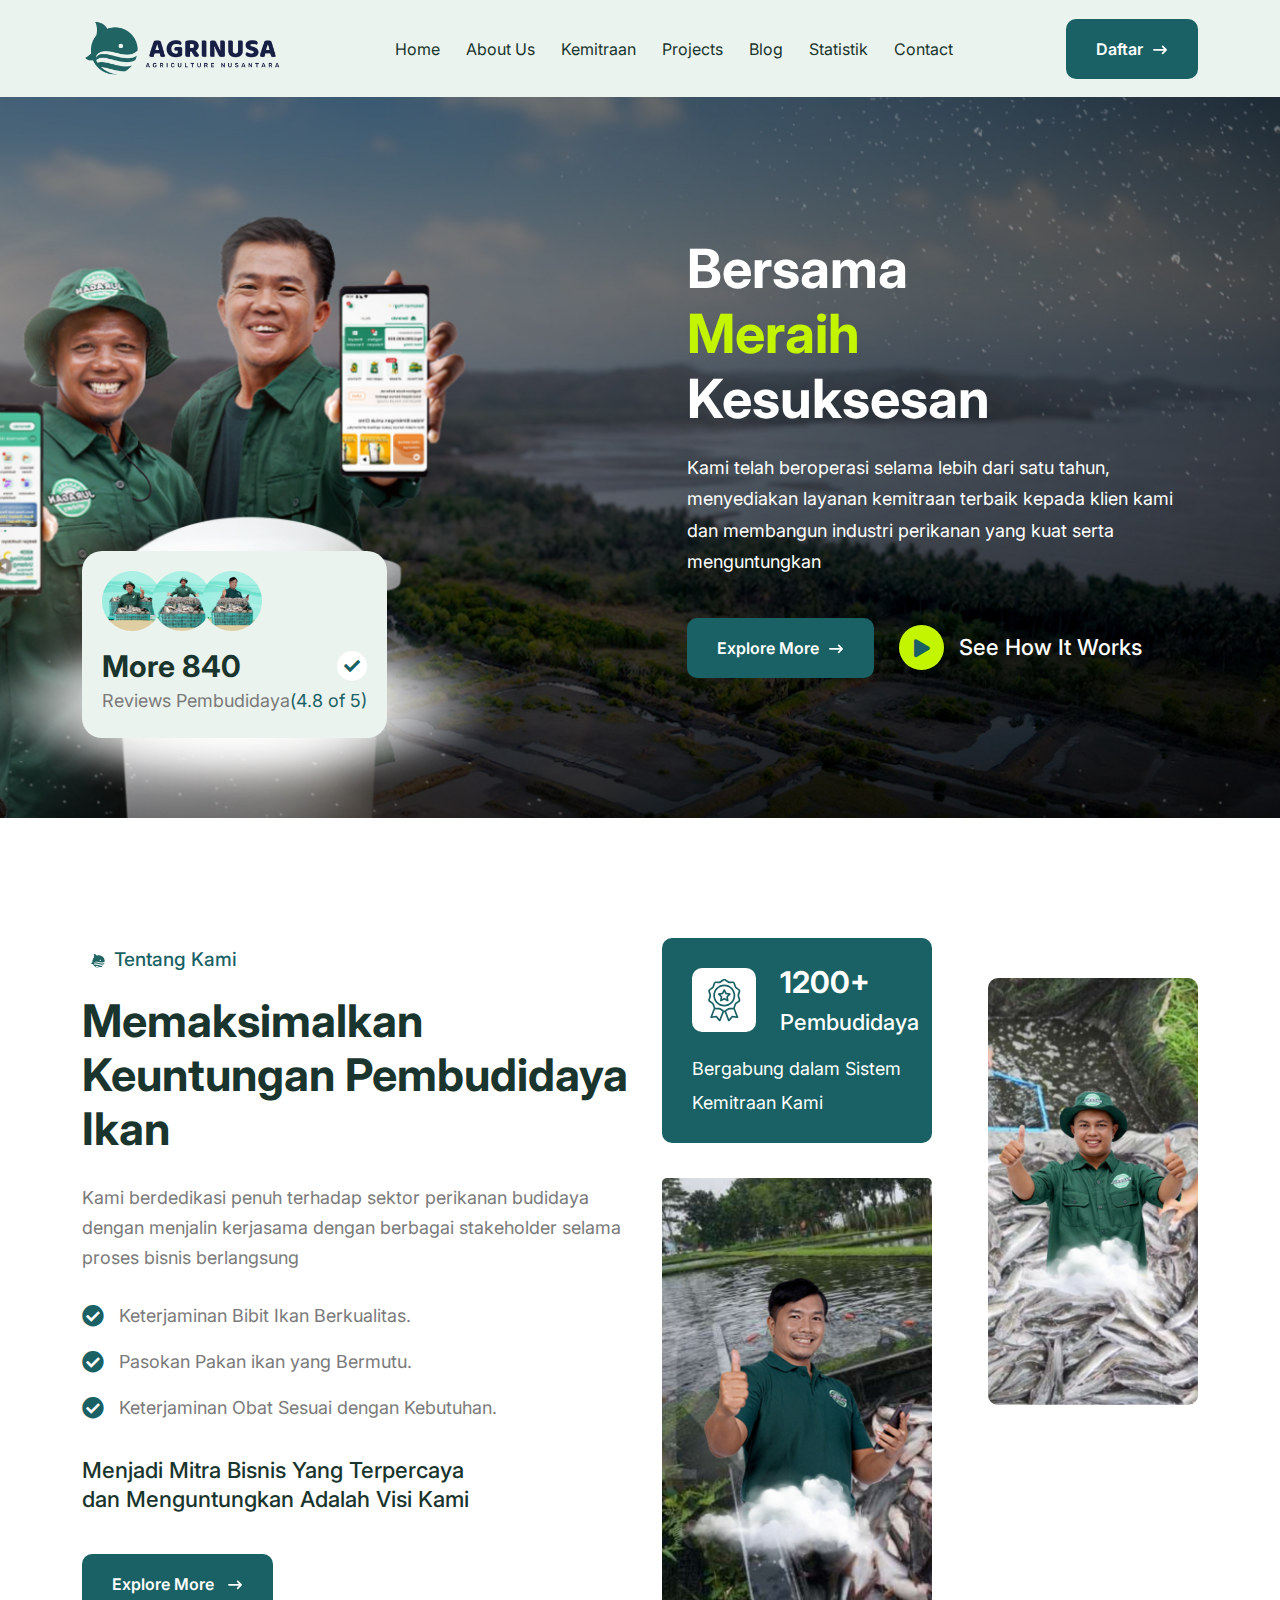
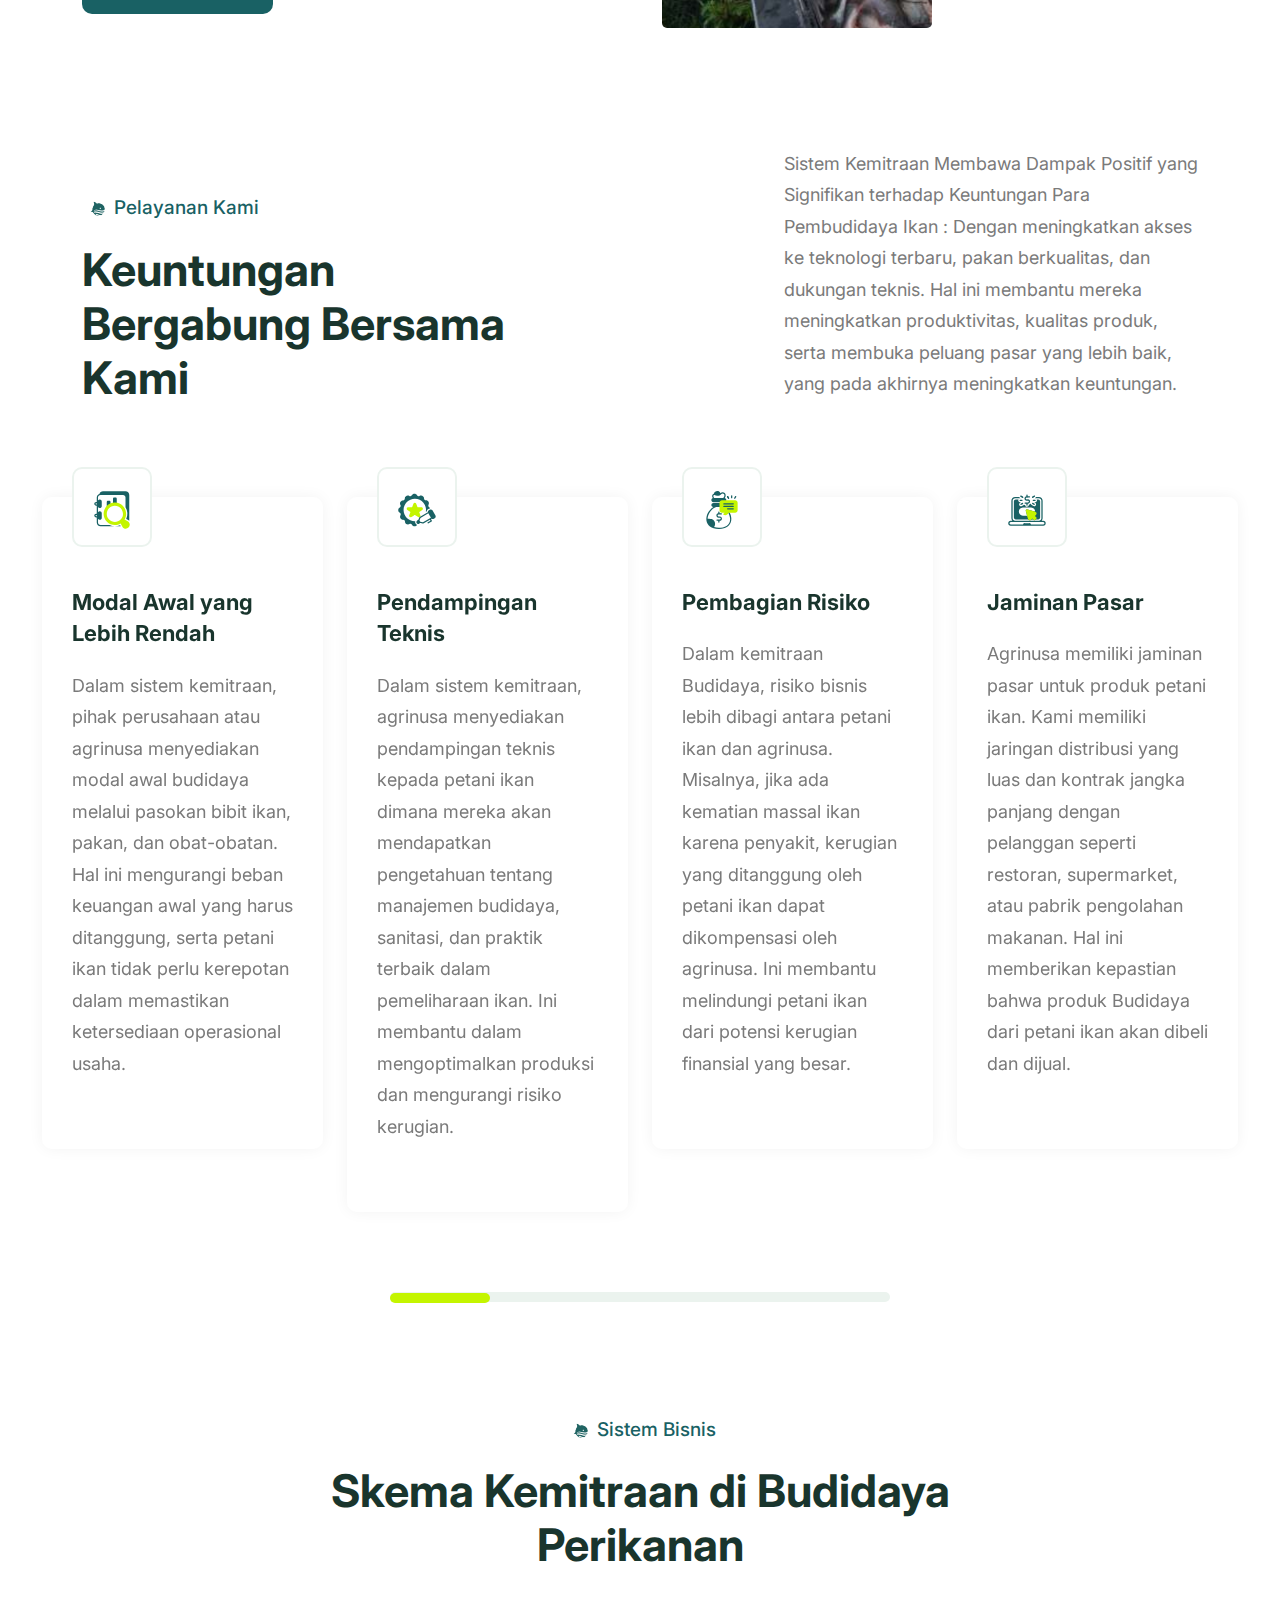
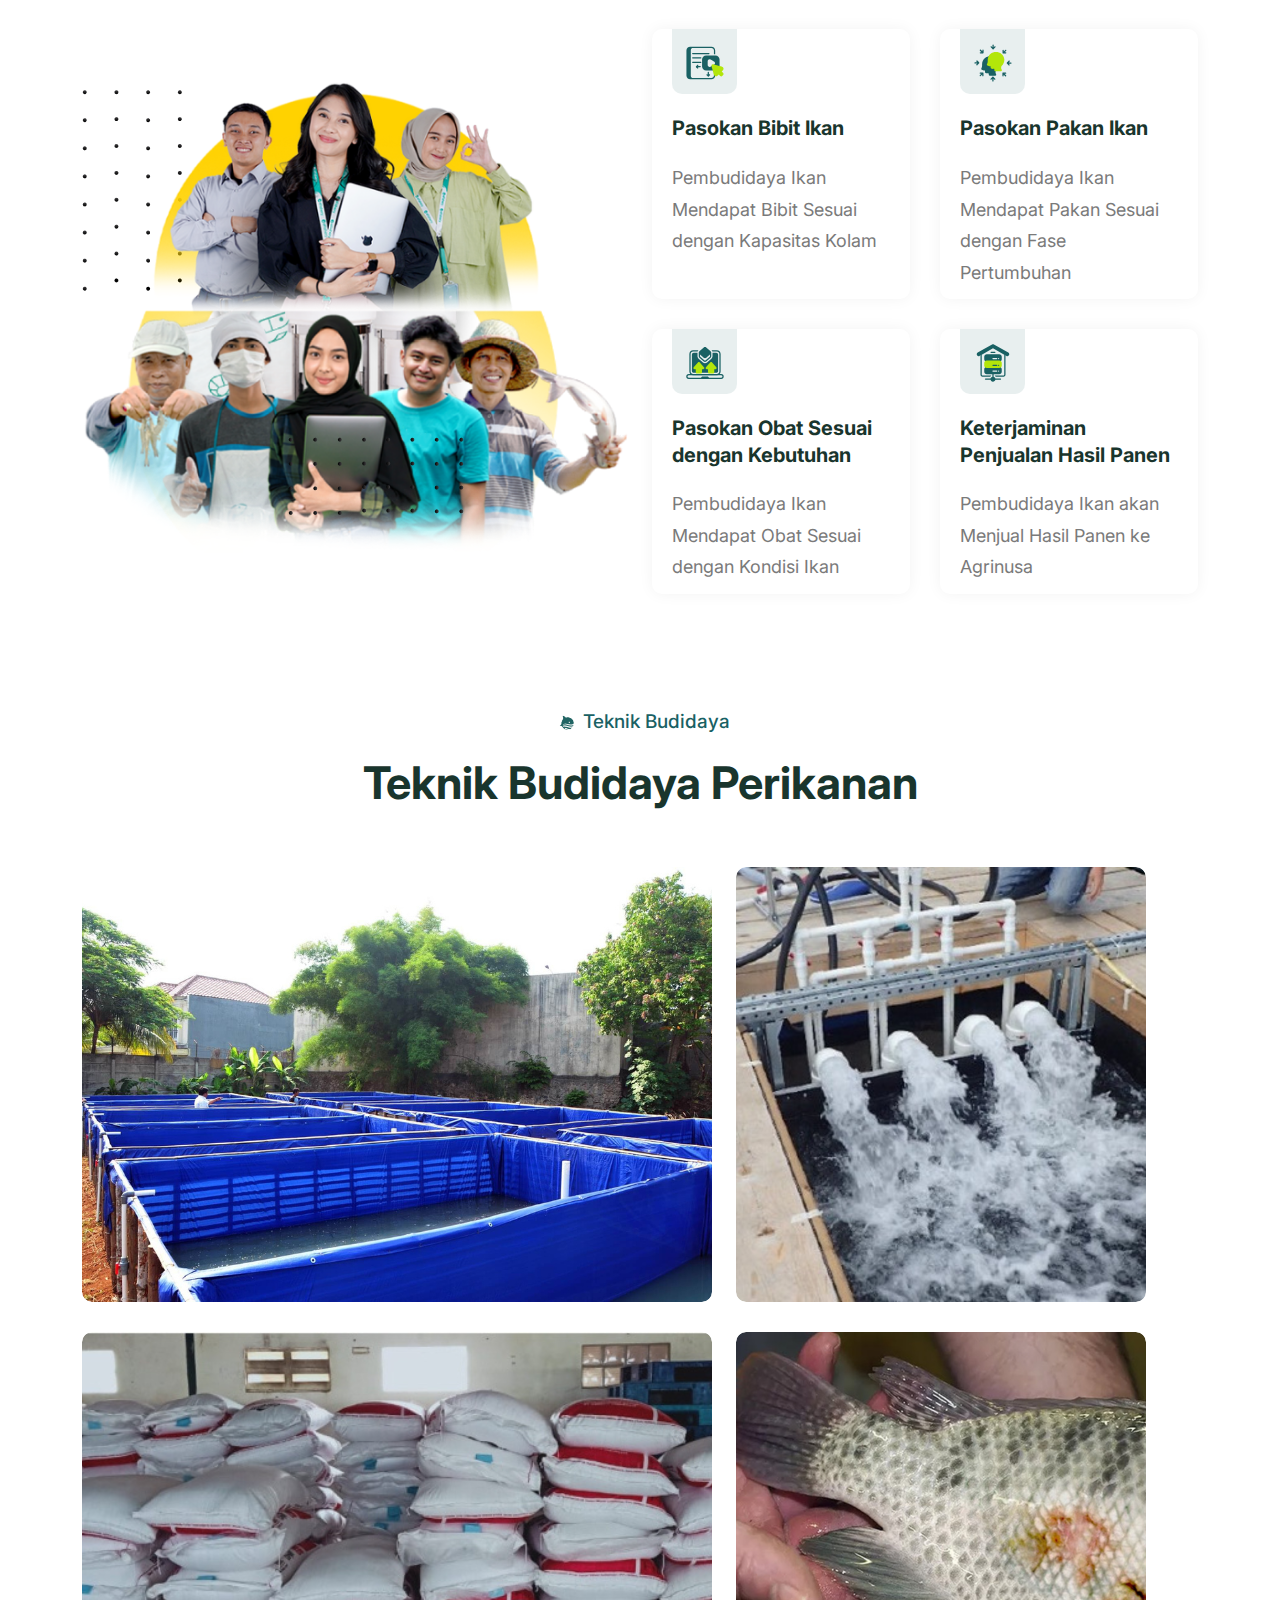
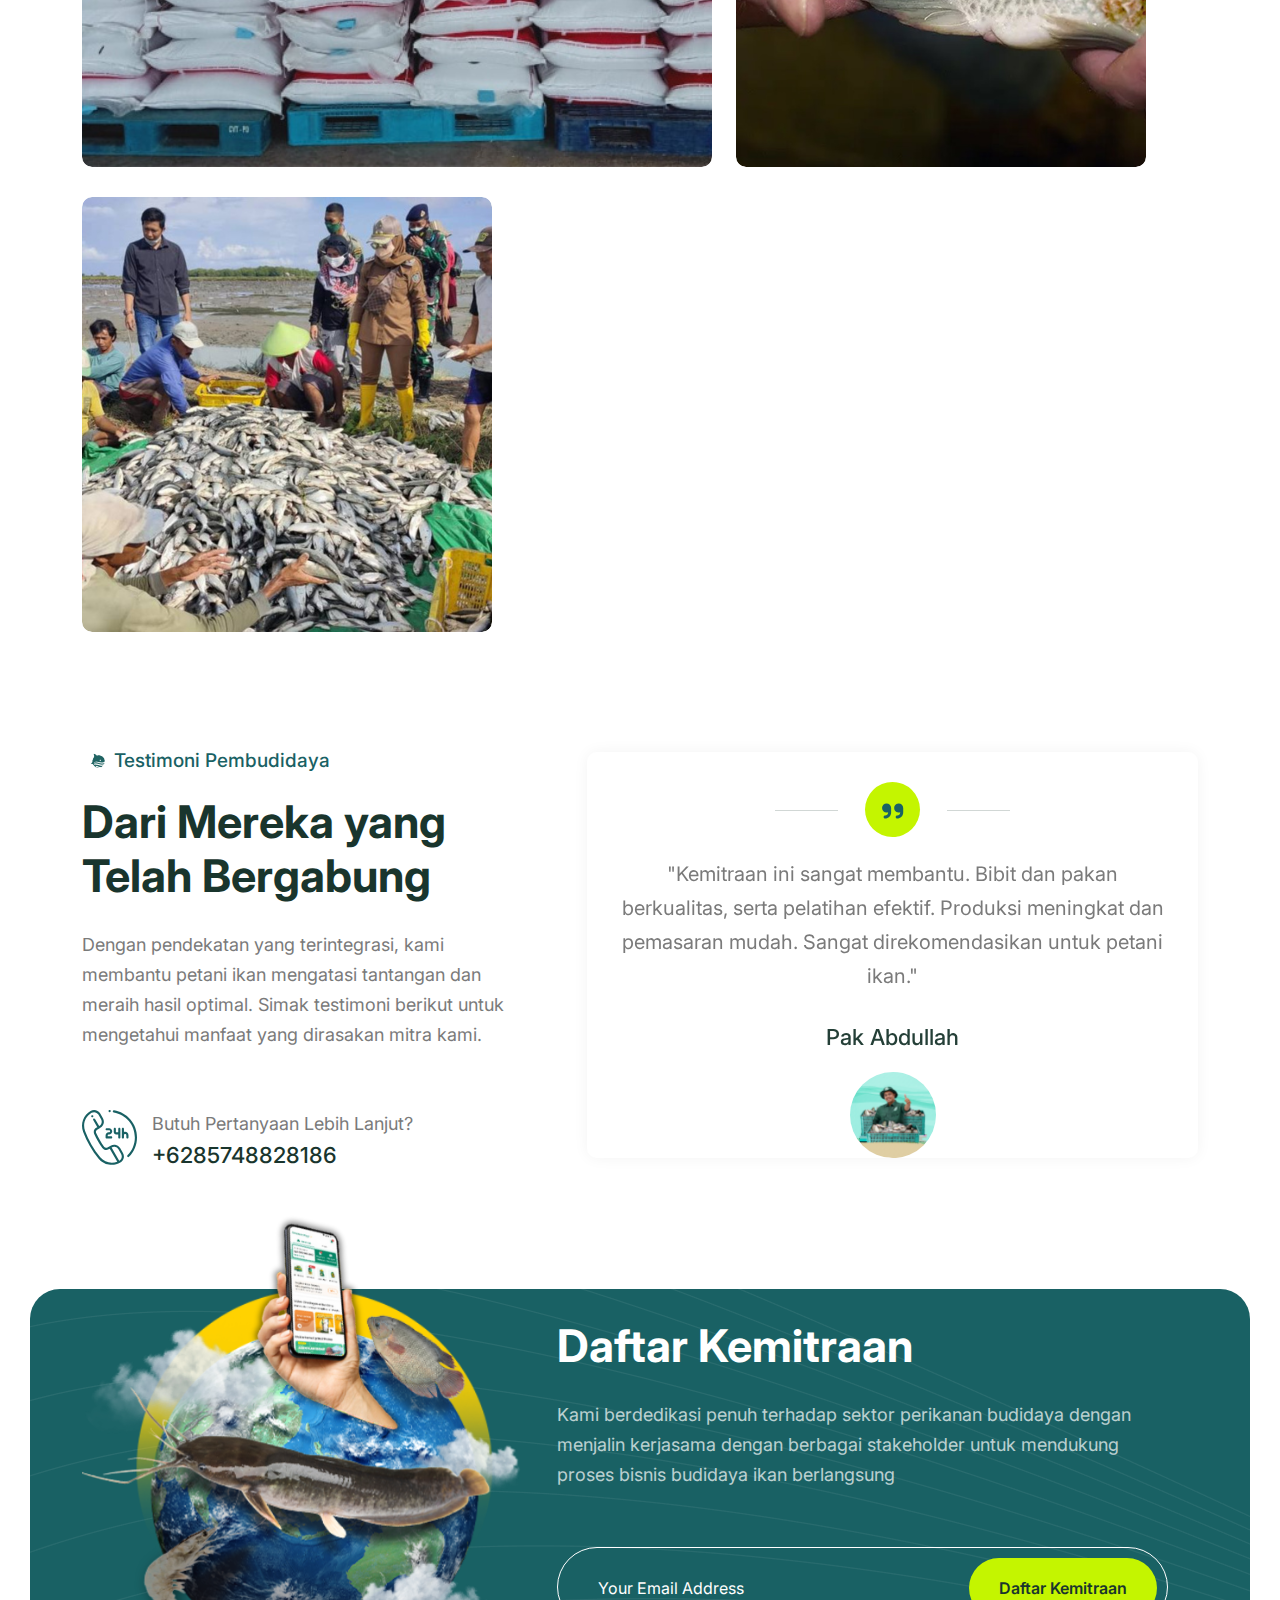
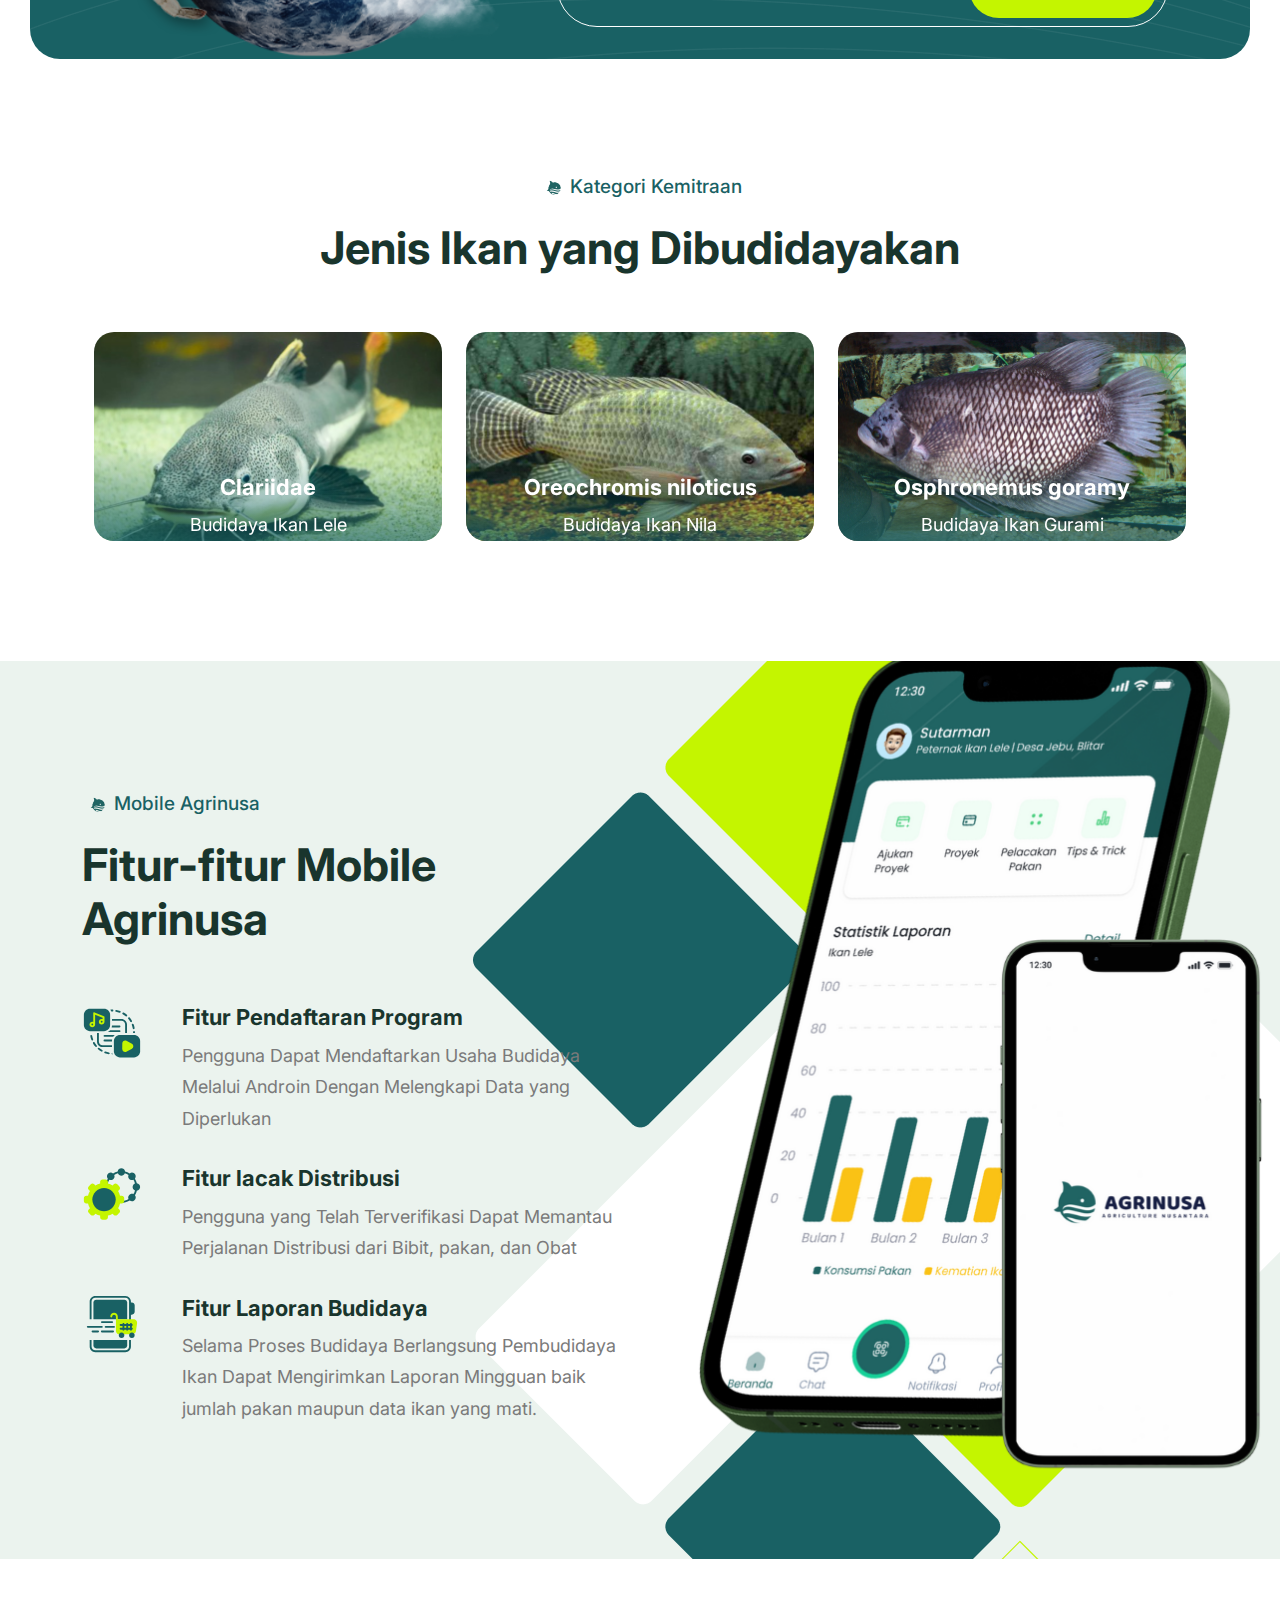
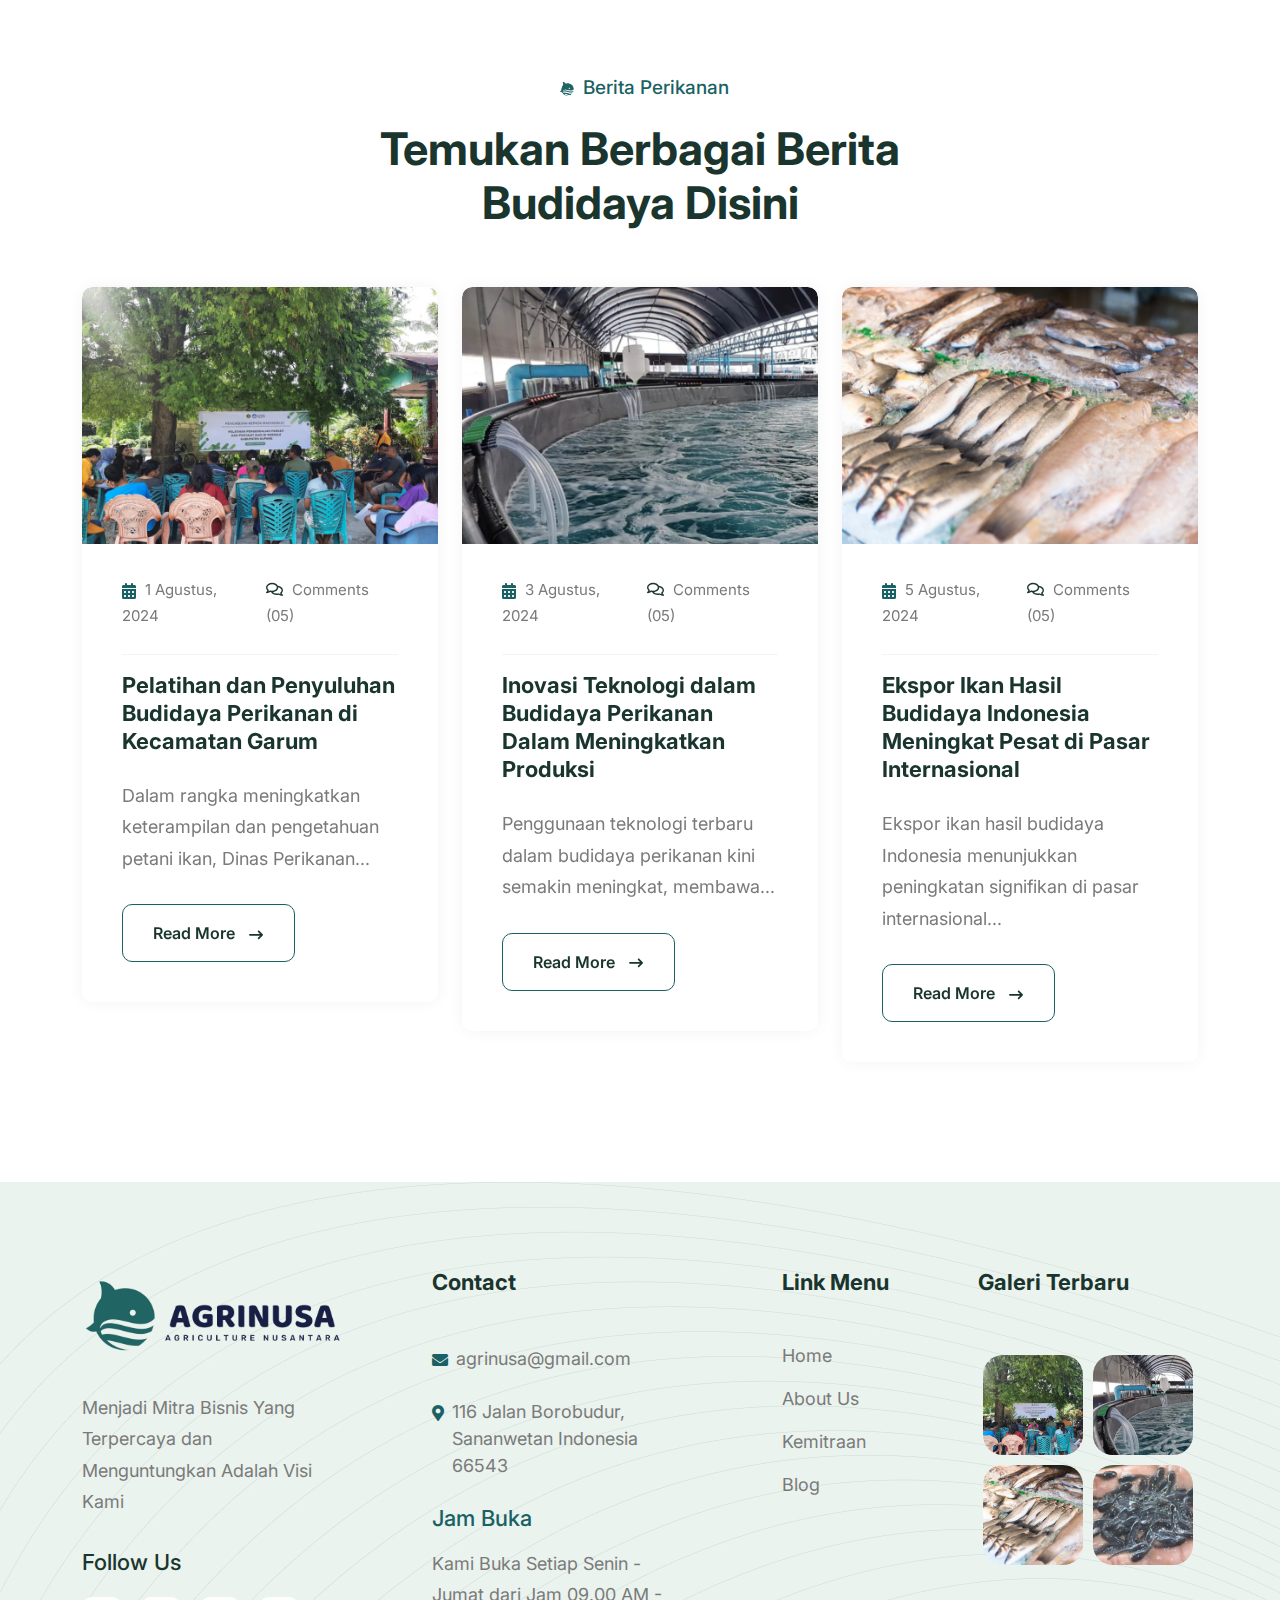
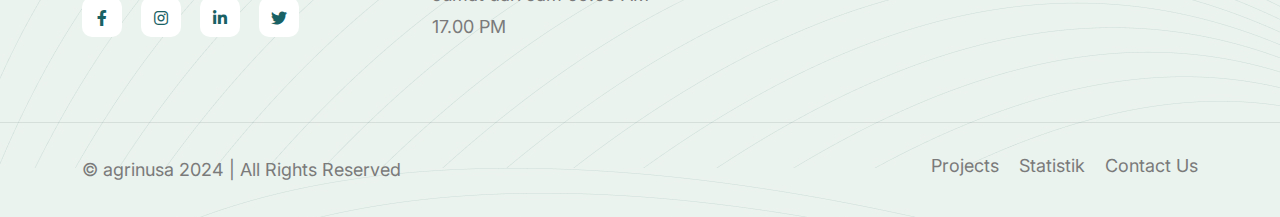
<file: index.html>
<!doctype html>
<html class="no-js" lang="zxx">

<head>
    <meta charset="utf-8">
    <meta http-equiv="x-ua-compatible" content="ie=edge">
    <title>Agrinusa - Agriculture Nusantara </title>
    <meta name="description" content="Agrinusa  ">
    <meta name="keywords" content="Agrinusa  ">
    <meta name="robots" content="INDEX,FOLLOW">

    <!-- Mobile Specific Metas -->
    <meta name="viewport" content="width=device-width, initial-scale=1, shrink-to-fit=no">

    <!-- Favicons - Place favicon.ico in the root directory -->
    <link rel="icon" type="image/png" sizes="32x32" href="assets/img/halo/logoatas.png">
    <meta name="msapplication-TileColor" content="#ffffff">
    <meta name="theme-color" content="#ffffff">

    <!--==============================
	  Google Fonts
	============================== -->
    <link rel="preconnect" href="https://fonts.googleapis.com">
    <link rel="preconnect" href="https://fonts.gstatic.com" crossorigin>
    <link href="https://fonts.googleapis.com/css2?family=Inter:wght@100..900&display=swap" rel="stylesheet">


    <!--==============================
	    All CSS File
	============================== -->
    <!-- Bootstrap -->
    <link rel="stylesheet" href="assets/css/bootstrap.min.css">
    <!-- Fontawesome Icon -->
    <link rel="stylesheet" href="assets/css/fontawesome.min.css">
    <!-- Magnific Popup -->
    <link rel="stylesheet" href="assets/css/magnific-popup.min.css">
    <!-- Slick Slider -->
    <link rel="stylesheet" href="assets/css/slick.min.css">
    <!-- Theme Custom CSS -->
    <link rel="stylesheet" href="assets/css/style.css">

</head>

<body>
    <!--********************************
   		Code Start From Here 
	******************************** -->




    <!--==============================
     Preloader
    ==============================-->
    <div class="preloader ">
        <div class="preloader-inner">
            <span class="loader"></span>
        </div>
    </div>

    <!--==============================
Sidemenu
============================== -->
    <div class="sidemenu-wrapper sidemenu-info ">
        <div class="sidemenu-content">
            <button class="closeButton sideMenuCls"><i class="fas fa-times"></i></button>
            <div class="widget">
                <div class="th-widget-about">
                    <div class="about-logo">
                        <a href="index.html"><img src="assets/img/halo/logo agrinusa.png" alt="Laun"></a>
                    </div>
                    <p class="about-text">Kami menyediakan layanan kemitraan budidaya perikanan untuk meningkatkan hasil
                        produksi ikan Anda dengan dukungan teknis dan fasilitas yang memadai.</p>
                    <div class="social-links">
                        <a href="https://www.facebook.com/"><i class="fab fa-facebook-f"></i></a>
                        <a href="https://www.twitter.com/"><i class="fab fa-twitter"></i></a>
                        <a href="https://www.linkedin.com/"><i class="fab fa-linkedin-in"></i></a>
                        <a href="https://www.instagram.com/"><i class="fab fa-instagram"></i></a>
                    </div>
                </div>
            </div>
            <div class="side-info mb-30">
                <div class="contact-list mb-20">
                    <h4>Alamat Kantor</h4>
                    <p>116 Jalan Borobudur, Sananwetan, Indonesia 66543</p>
                </div>
                <div class="contact-list mb-20">
                    <h4>Nomor Telepon</h4>
                    <p class="mb-0">+6285748828186</p>
                    <p>+6285748281443</p>
                </div>
                <div class="contact-list mb-20">
                    <h4>Alamat Email</h4>
                    <p class="mb-0">agrinusa@gmail.com</p>
                </div>
            </div>
            <ul class="side-instagram list-wrap">
                <li><a href="#"><img src="assets/img/berita/pelatihan.png" alt="Produksi Ikan"></a></li>
                <li><a href="#"><img src="assets/img/berita/ekspor.png" alt="Kesehatan Ikan"></a></li>
                <li><a href="#"><img src="assets/img/berita/teknologi.png" alt="Pakan Ikan"></a></li>
                <li><a href="#"><img src="assets/img/berita/kualitasbenih.png" alt="Kemitraan Budidaya"></a></li>
            </ul>
        </div>
    </div>

    <div class="popup-search-box">
        <button class="searchClose"><i class="fas fa-times"></i></button>
        <form action="#">
            <input type="text" placeholder="Apa yang Anda cari?">
            <button type="submit"><i class="fas fa-search"></i></button>
        </form>
    </div>

    <!--==============================
	Header Area
    ==============================-->
    <header class="nav-header header-layout2">
        <div class="sticky-wrapper">
            <!-- Main Menu Area -->
            <div class="menu-area">
                <div class="container">
                    <div class="row align-items-center justify-content-between">
                        <div class="col-auto">
                            <div class="header-logo">
                                <a href="index.html"><img src="assets/img/halo/logo agrinusa.png" alt="logo"></a>
                            </div>
                        </div>
                        <div class="col-auto">
                            <nav class="main-menu d-none d-lg-inline-block">
                                <ul>
                                    <li>
                                        <a href="index.html">Home</a>
                                    </li>
                                    <li>
                                        <a href="about.html">About Us</a>
                                    </li>
                                    <li>
                                        <a href="kemitraan.html">Kemitraan</a>
                                    </li>
                                    <li>
                                        <a href="project.html">Projects</a>
                                    </li>
                                    <li>
                                        <a href="blog.html">Blog</a>
                                    </li>
                                    <li>
                                        <a href="statistik.html">Statistik</a>
                                    </li>
                                    <li>
                                        <a href="contact.html">Contact</a>
                                    </li>
                                </ul>
                            </nav>
                            <div class="navbar-right d-inline-flex d-lg-none">
                                <button type="button" class="menu-toggle icon-btn"><i class="fas fa-bars"></i></button>
                            </div>
                        </div>
                        <div class="col-auto d-xl-block d-none">
                            <div class="header-button">
                                <a href="contact.html" class="global-btn">Daftar<img
                                        src="assets/img/icon/right-icon.svg" alt=""></a>
                            </div>
                        </div>
                    </div>
                </div>
            </div>
        </div>
    </header>

    <!--==============================
    Hero Area
    ==============================-->
    <div class="hero-wrapper hero-2" id="hero" style="background-image: url(assets/img/hero/hero_bg_2_1.png);">
        <div class="hero-overlay" style="background-image: url(assets/img/halo/heroa.png);"> </div>
        <!-- <div class="hero-shape1"><img src="assets/img/" alt=""></div>
        <div class="hero-shape2"></div> -->
        <div class="container">
            <div class="hero-style2">
                <h1 class="hero-title text-white">Bersama<span class="hero-title2">Meraih</span> Kesuksesan</h1>
                <p class="hero-text text-white">Kami telah beroperasi selama lebih dari satu tahun, menyediakan layanan
                    kemitraan terbaik kepada klien kami dan membangun industri perikanan yang kuat serta menguntungkan
                </p>
                <div class="btn-group">
                    <a href="about.html" class="global-btn">Explore More<img src="assets/img/icon/right-icon.svg"
                            alt=""></a>
                    <div class="media-wrap">
                        <div class="icon">
                            <a href="https://www.youtube.com/watch?v=zjP5Diy83FE" class="play-btn popup-video">
                                <i class="fas fa-solid fa-play"></i>
                            </a>
                        </div>
                        <div class="media-body">
                            <h6 class="title text-white">See How It Works</h6>
                        </div>
                    </div>
                </div>
            </div>
            <div class="hero-client-box">
                <div class="client-thumb">
                    <div class="client-thumb-group">
                        <div class="thumb"><img src="assets/img/halo/testi1.png" alt="avater">
                        </div>
                        <div class="thumb"><img src="assets/img/halo/testi2.png" alt="avater">
                        </div>
                        <div class="thumb"><img src="assets/img/halo/testi3.png" alt="avater">
                        </div>
                    </div>
                    <div class="client-box-content">
                        <div class="client-box_wrapp">
                            <h4 class="cilent-box_counter">More <span class="counter-number">1200</span>
                            </h4>
                            <i class="fas fa-check"></i>
                        </div>
                        <span class="cilent-box_title">Reviews Pembudidaya<span class="text-theme">(4.8 of 5)</span> </span>
                    </div>
                </div>
            </div>
        </div>
    </div>
    <!--======== / Hero Section ========-->

    <!--==============================
    About Area  
    ==============================-->
    <div class="space">
        <div class="container">
            <div class="row align-items-center">
                <div class="col-xl-6">
                    <div class="title-area mb-30">
                        <span class="sub-title"><img src="assets/img/halo/logoatas.png" alt="shape">Tentang Kami</span>
                        <h2 class="sec-title style2">Memaksimalkan Keuntungan Pembudidaya Ikan </h2>
                        <p class="sec-text">Kami berdedikasi penuh terhadap sektor perikanan budidaya dengan menjalin
                            kerjasama dengan berbagai stakeholder selama proses bisnis berlangsung</p>
                    </div>
                    <div class="checklist">
                        <ul>
                            <li><i class="fas fa-check-circle"></i>Keterjaminan Bibit Ikan Berkualitas.</li>
                            <li><i class="fas fa-check-circle"></i>Pasokan Pakan ikan yang Bermutu.</li>
                            <li><i class="fas fa-check-circle"></i>Keterjaminan Obat Sesuai dengan Kebutuhan. </li>
                        </ul>
                    </div>
                    <p class="about-desc">Menjadi Mitra Bisnis Yang Terpercaya dan Menguntungkan Adalah Visi Kami</p>
                    <div class="btn-group">
                        <a href="about.html" class="global-btn style2">Explore More <img
                                src="assets/img/icon/right-icon.svg" alt=""></a>
                    </div>
                </div>
                <div class="col-xl-6">
                    <div class="about-thumb2">
                        <div class="about-img-1">
                            <img src="assets/img/halo/desainkanan.png" alt="img">
                        </div>
                        <div class="about-img-2">
                            <img src="assets/img/halo/sampingkiri.png" alt="img">
                        </div>
                        <div class="about-counter-wrap">
                            <div class="about-icon"><img src="assets/img/icon/about_icon2-1.svg" alt="img">
                                <div>
                                    <h3 class="about-counter"><span class="counter-number">1200</span>+</h3>
                                    <h4 class="about-counter-text">Pembudidaya</h4>
                                </div>
                            </div>
                            <p class="sec-desc">Bergabung dalam Sistem Kemitraan Kami</p>
                        </div>
                    </div>
                </div>
            </div>
        </div>
    </div>

    <!--==============================
    Service Area 02  
    ==============================-->
    <div class="service-area-2 space-bottom">
        <div class="container">
            <div class="row align-items-end">
                <div class="col-lg-5">
                    <div class="title-area">
                        <span class="sub-title"><img src="assets/img/halo/logoatas.png" alt="shape">Pelayanan
                            Kami</span>
                        <h2 class="sec-title style2">Keuntungan Bergabung Bersama Kami</h2>
                    </div>
                </div>
                <div class="col-lg-7">
                    <div class="service-title-area">
                        <p class="">Sistem Kemitraan Membawa Dampak Positif yang Signifikan terhadap Keuntungan Para Pembudidaya Ikan :

                            Dengan meningkatkan akses ke teknologi terbaru, pakan berkualitas, dan dukungan teknis. Hal ini membantu mereka meningkatkan produktivitas, kualitas produk, serta membuka peluang pasar yang lebih baik, yang pada akhirnya meningkatkan keuntungan.</p>
                    </div>
                </div>
            </div>
        </div>
        <div class="container-fluid">
            <div class="row gx-30 global-carousel service-slider2" data-slide-show="4" data-xl-slide-show="3"
                data-lg-slide-show="2" data-md-slide-show="2" data-sm-slide-show="1" data-dots="true"
                data-xl-dots="true" data-ml-dots="true" data-lg-dots="true" data-md-dots="true">
                <div class="col-xl-3 col-lg-4 col-md-6">
                    <div class="service-box">
                        <div class="service-box_content">
                            <div class="service-box_icon">
                                <img src="assets/img/icon/service-icon_1-1.svg" alt="img">
                            </div>
                            <h4 class="service-box_title h5"><a href="detail-kemitraan.html">Modal Awal yang Lebih
                                    Rendah</a>
                            </h4>
                            <p class="service-box_text">Dalam sistem kemitraan, pihak perusahaan atau agrinusa
                                menyediakan modal awal budidaya melalui pasokan bibit ikan, pakan, dan obat-obatan. Hal
                                ini mengurangi beban keuangan awal yang harus ditanggung, serta petani
                                ikan tidak perlu kerepotan dalam memastikan ketersediaan operasional usaha.
                            </p>
                        </div>
                    </div>
                </div>

                <div class="col-xl-3 col-lg-4 col-md-6">
                    <div class="service-box">
                        <div class="service-box_content">
                            <div class="service-box_icon">
                                <img src="assets/img/icon/service-icon_1-2.svg" alt="img">
                            </div>
                            <h4 class="service-box_title h5"><a href="detail-kemitraan.html">Pendampingan Teknis</a>
                            </h4>
                            <p class="service-box_text">Dalam sistem kemitraan, agrinusa menyediakan pendampingan teknis
                                kepada petani ikan dimana mereka akan mendapatkan pengetahuan tentang manajemen
                                budidaya, sanitasi, dan praktik terbaik dalam pemeliharaan ikan. Ini membantu
                                dalam mengoptimalkan produksi dan mengurangi risiko kerugian.
                            </p>
                        </div>
                    </div>
                </div>
                <div class="col-xl-3 col-lg-4 col-md-6">
                    <div class="service-box">
                        <div class="service-box_content">
                            <div class="service-box_icon">
                                <img src="assets/img/icon/service-icon_1-3.svg" alt="img">
                            </div>
                            <h4 class="service-box_title h5"><a href="detail-kemitraan.html">Pembagian Risiko</a>
                            </h4>
                            <p class="service-box_text">Dalam kemitraan Budidaya, risiko bisnis lebih dibagi antara
                                petani ikan dan agrinusa. Misalnya, jika ada kematian massal ikan karena penyakit,
                                kerugian yang ditanggung oleh petani ikan dapat dikompensasi oleh agrinusa. Ini membantu
                                melindungi petani ikan dari potensi kerugian finansial yang besar.
                            </p>
                        </div>
                    </div>
                </div>
                <div class="col-xl-3 col-lg-4 col-md-6">
                    <div class="service-box">
                        <div class="service-box_content">
                            <div class="service-box_icon">
                                <img src="assets/img/icon/service-icon_1-4.svg" alt="img">
                            </div>
                            <h4 class="service-box_title h5"><a href="detail-kemitraan.html">Jaminan Pasar</a>
                            </h4>
                            <p class="service-box_text">Agrinusa memiliki jaminan pasar untuk produk petani
                                ikan. Kami memiliki jaringan distribusi yang luas dan kontrak jangka panjang dengan
                                pelanggan seperti restoran, supermarket, atau pabrik pengolahan makanan. Hal ini
                                memberikan kepastian bahwa produk Budidaya dari petani ikan akan dibeli dan dijual.
                            </p>
                        </div>
                    </div>
                </div>
                <div class="col-xl-3 col-lg-4 col-md-6">
                    <div class="service-box">
                        <div class="service-box_content">
                            <div class="service-box_icon">
                                <img src="assets/img/icon/service-icon_1-1.svg" alt="img">
                            </div>
                            <h4 class="service-box_title h5"><a href="detail-kemitraan.html">Keberlanjutan Usaha</a>
                            </h4>
                            <p class="service-box_text">Kemitraan dapat memberikan stabilitas dan keberlanjutan usaha
                                dalam jangka panjang. Dengan saling mendukung dan saling melengkapi, mitra usaha dapat
                                membangun usaha yang tangguh dan tahan terhadap perubahan lingkungan bisnis melalui
                                pembagian tugas dan tanggung jawab yang diemban.
                            </p>
                        </div>
                    </div>
                </div>
            </div>

        </div>
    </div>

    <!--==============================
    Why choose Us Area  
    ==============================-->
    <div class="wcu-area-2 space-bottom">
        <div class="container">
            <div class="row justify-content-center">
                <div class="col-lg-8">
                    <div class="title-area text-center me-xl-4 ms-xl-4">
                        <span class="sub-title"><img src="assets/img/halo/logoatas.png" alt="shape">Sistem Bisnis</span>
                        <h2 class="sec-title style2">Skema Kemitraan di Budidaya Perikanan</h2>
                    </div>
                </div>
            </div>
        </div>
        <div class="container">
            <div class="row align-items-center">
                <div class="col-xl-6">
                    <div class="wcu-thumb">
                        <div class="wcu-thumb-1">
                            <img src="assets/img/halo/bagus.png" alt="img">
                        </div>
                        <div class="wcu-shape jump">
                            <img src="assets/img/normal/1.png" alt="img">
                        </div>
                        <div class="wcu-shape2 movingX">
                            <img src="assets/img/normal/2.png" alt="img">
                        </div>
                    </div>
                </div>
                <div class="col-xl-6">
                    <div class="wcu-card-wrap">
                        <div class="wcu-card">
                            <div class="icon">
                                <img src="assets/img/icon/wcu-icon_2-1.svg" alt="img">
                            </div>
                            <div class="wcu-card-details">
                                <h4 class="wcu-card-title">Pasokan Bibit Ikan</h4>
                                <p class="wcu-card-text">Pembudidaya Ikan Mendapat Bibit Sesuai dengan Kapasitas Kolam
                                </p>
                            </div>
                        </div>
                        <div class="wcu-card">
                            <div class="icon">
                                <img src="assets/img/icon/wcu-icon_2-2.svg" alt="img">
                            </div>
                            <div class="wcu-card-details">
                                <h4 class="wcu-card-title">Pasokan Pakan Ikan</h4>
                                <p class="wcu-card-text">Pembudidaya Ikan Mendapat Pakan Sesuai dengan Fase Pertumbuhan
                                </p>
                            </div>
                        </div>
                        <div class="wcu-card">
                            <div class="icon">
                                <img src="assets/img/icon/wcu-icon_2-3.svg" alt="img">
                            </div>
                            <div class="wcu-card-details">
                                <h4 class="wcu-card-title">Pasokan Obat Sesuai dengan Kebutuhan</h4>
                                <p class="wcu-card-text">Pembudidaya Ikan Mendapat Obat Sesuai dengan Kondisi Ikan</p>
                            </div>
                        </div>
                        <div class="wcu-card">
                            <div class="icon">
                                <img src="assets/img/icon/wcu-icon_2-4.svg" alt="img">
                            </div>
                            <div class="wcu-card-details">
                                <h4 class="wcu-card-title">Keterjaminan Penjualan Hasil Panen</h4>
                                <p class="wcu-card-text">Pembudidaya Ikan akan Menjual Hasil Panen ke Agrinusa</p>
                            </div>
                        </div>
                    </div>
                </div>
            </div>
        </div>
    </div>

    <!--==============================
    Portfolio Area  
    ==============================-->
    <div class="portfolio-area-1 space-bottom">
        <div class="container">
            <div class="row justify-content-center">
                <div class="col-lg-8">
                    <div class="title-area text-center">
                        <span class="sub-title"><img src="assets/img/halo/logoatas.png" alt="shape">Teknik
                            Budidaya</span>
                        <h2 class="sec-title style2">Teknik Budidaya Perikanan </h2>
                    </div>
                </div>
            </div>
            <div class="row gy-30 gx-30 masonary-active">
                <div class="col-md-auto filter-item">
                    <div class="portfolio-box">
                        <div class="portfolio-box-thumb">
                            <img src="assets/img/teknik/kolamikan.png" alt="img">
                        </div>
                        <div class="portfolio-box-details">
                            <div class="media-left">
                                <span class="portfolio-box-details_subtitle">Teknik Budidaya</span>
                                <h4 class="portfolio-box-details_title"><a
                                        href="https://bptpb.jogjaprov.go.id/persiapan-kolam-pada-kegiatan-budidaya-ikan/">Persiapan
                                        Kolam</a></h4>
                            </div>
                            <a href="https://bptpb.jogjaprov.go.id/persiapan-kolam-pada-kegiatan-budidaya-ikan/"
                                class="icon-btn">
                                <img src="assets/img/icon/arrow-up-right.svg" alt="">
                            </a>
                        </div>
                    </div>
                </div>
                <div class="col-md-auto filter-item">
                    <div class="portfolio-box">
                        <div class="portfolio-box-thumb">
                            <img src="assets/img/teknik/pakanikan.png" alt="img">
                        </div>
                        <div class="portfolio-box-details">
                            <div class="media-left">
                                <span class="portfolio-box-details_subtitle">Teknik Budidaya</span>
                                <h4 class="portfolio-box-details_title"><a
                                        href="https://www.deheus.id/cari/berita-dan-artikel/menentukan-jumlah-pemberian-pakan-dan-fcr-dalam-budidaya-ikan">Pakan
                                        dan
                                        Nutrisi</a></h4>
                            </div>
                            <a href="https://www.deheus.id/cari/berita-dan-artikel/menentukan-jumlah-pemberian-pakan-dan-fcr-dalam-budidaya-ikan"
                                class="icon-btn">
                                <img src="assets/img/icon/arrow-up-right.svg" alt="">
                            </a>
                        </div>
                    </div>
                </div>
                <div class="col-md-auto filter-item">
                    <div class="portfolio-box">
                        <div class="portfolio-box-thumb">
                            <img src="assets/img/teknik/sanitasiair.png" alt="img">
                        </div>
                        <div class="portfolio-box-details">
                            <div class="media-left">
                                <span class="portfolio-box-details_subtitle">Teknik Budidaya</span>
                                <h4 class="portfolio-box-details_title"><a
                                        href="https://bptpb.jogjaprov.go.id/kualitas-air/">Manajemen Air
                                        Kolam</a></h4>
                            </div>
                            <a href="https://bptpb.jogjaprov.go.id/kualitas-air/" class="icon-btn">
                                <img src="assets/img/icon/arrow-up-right.svg" alt="">
                            </a>
                        </div>
                    </div>
                </div>
                <div class="col-md-auto filter-item">
                    <div class="portfolio-box">
                        <div class="portfolio-box-thumb">
                            <img src="assets/img/teknik/penyakitikan.png" alt="img">
                        </div>
                        <div class="portfolio-box-details">
                            <div class="media-left">
                                <span class="portfolio-box-details_subtitle">Teknik Budidaya</span>
                                <h4 class="portfolio-box-details_title"><a
                                        href="https://bptpb.jogjaprov.go.id/penyakit-infeksius/">Pengendalian
                                        Penyakit</a></h4>
                            </div>
                            <a href="https://bptpb.jogjaprov.go.id/penyakit-infeksius/" class="icon-btn">
                                <img src="assets/img/icon/arrow-up-right.svg" alt="">
                            </a>
                        </div>
                    </div>
                </div>
                <div class="col-md-auto filter-item">
                    <div class="portfolio-box">
                        <div class="portfolio-box-thumb">
                            <img src="assets/img/teknik/panenikan.png" alt="img">
                        </div>
                        <div class="portfolio-box-details">
                            <div class="media-left">
                                <span class="portfolio-box-details_subtitle">Teknik Budidaya</span>
                                <h4 class="portfolio-box-details_title"><a href=https://binaminamandiri.com/post/449-cara-panen-gurame-di-kolam-terpal">Panen & Pasca
                                        Panen</a></h4>
                            </div>
                            <a href="project-details.html" class="icon-btn">
                                <img src="assets/img/icon/arrow-up-right.svg" alt="">
                            </a>
                        </div>
                    </div>
                </div>
            </div>
        </div>
    </div>

    <!--==============================
        Testimonial Area  
        ==============================-->
    <div class="testimonial-area-2 space-bottom">
        <div class="container">
            <div class="row">
                <div class="col-lg-5">
                    <div class="title-area">
                        <span class="sub-title"><img src="assets/img/halo/logoatas.png" alt="shape">Testimoni
                            Pembudidaya</span>
                        <h2 class="sec-title style2">Dari Mereka yang Telah Bergabung</h2>
                        <p class="sec-text">Dengan pendekatan yang terintegrasi, kami membantu petani ikan mengatasi
                            tantangan dan meraih hasil optimal. Simak testimoni berikut untuk mengetahui manfaat yang
                            dirasakan mitra kami.</p>
                    </div>
                    <div class="feature-wrapper">
                        <div class="feature-icon">
                            <a href="tel:3195550115"><img src="assets/img/icon/call.svg" alt=""></a>
                        </div>
                        <div class="media-body">
                            <span class="header-info_label">Butuh Pertanyaan Lebih Lanjut?</span>
                            <p class="header-info_link"><a href="tel:3195550115">+6285748828186</a></p>
                        </div>
                    </div>
                </div>
                <div class="col-lg-7">
                    <div class="testiomonial-wrap-2">
                        <div class="row global-carousel slider-shadow testi-slider-2" data-slide-show="1"
                            data-arrows="true">
                            <div class="col-lg-6">
                                <div class="testi-box">
                                    <div class="quote-icon">
                                        <img src="assets/img/icon/quote2-1.svg" alt="img">
                                    </div>
                                    <div class="testi-box_content">
                                        <p class="testi-box_text">"Kemitraan ini sangat membantu. Bibit dan pakan
                                            berkualitas, serta pelatihan efektif. Produksi meningkat dan pemasaran
                                            mudah. Sangat direkomendasikan untuk petani ikan."

                                        </p>
                                        <div class="testi-box-profile">
                                            <div class="testi-box-profile-details">
                                                <h4 class="testi-profile-title">Pak Abdullah</h4>
                                            </div>
                                            <div class="testi-profile_thumb">
                                                <img src="assets/img/halo/testi1.png" alt="img">
                                            </div>
                                        </div>
                                    </div>
                                </div>
                            </div>
                            <div class="col-lg-6">
                                <div class="testi-box">
                                    <div class="quote-icon">
                                        <img src="assets/img/icon/quote2-1.svg" alt="img">
                                    </div>
                                    <div class="testi-box_content">
                                        <p class="testi-box_text">"Kemitraan ini memberikan dukungan yang sangat baik,
                                            mulai dari bibit hingga pemasaran. Saya mengalami peningkatan hasil dan
                                            pendapatan yang stabil. Ini adalah pilihan terbaik untuk petani ikan."

                                        </p>
                                        <div class="testi-box-profile">
                                            <div class="testi-box-profile-details">
                                                <h4 class="testi-profile-title">Pak Bagus</h4>
                                            </div>
                                            <div class="testi-profile_thumb">
                                                <img src="assets/img/halo/testi2.png" alt="img">
                                            </div>
                                        </div>
                                    </div>
                                </div>
                            </div>
                        </div>
                        <!-- <div class="icon-box">
                            <button data-slick-prev=".testi-slider-2" class="slick-arrow style3 default"><i
                                    class="fas fa-arrow-left"></i></button>
                            <button data-slick-next=".testi-slider-2" class="slick-arrow style3 default"><i
                                    class="fas fa-arrow-right"></i></button>
                        </div> -->
                    </div>
                </div>
            </div>
        </div>
    </div>

    <!--==============================
    CTA Area  
    ==============================-->
    <div class="cta-area-2 bg-theme" style="background-image: url(assets/img/bg/cta_bg_1.png);">
        <div class="container">
            <div class="row justify-content-md-between align-items-center flex-row-reverse">

                <div class="col-lg-7">
                    <div class="cta-wrap2">
                        <div class="title-area">
                            <h2 class="sec-title text-white style2">Daftar Kemitraan</h2>
                            <p class="sec-text text-white">Kami berdedikasi penuh terhadap sektor perikanan budidaya
                                dengan menjalin kerjasama dengan berbagai stakeholder untuk mendukung proses bisnis
                                budidaya ikan berlangsung </p>
                        </div>
                        <form class="newsletter-form style2">
                            <div class="form-group">
                                <input class="form-control" type="email" placeholder="Your Email Address" required="">
                                <button type="submit" class="global-btn">Daftar Kemitraan </button>
                            </div>
                        </form>
                    </div>
                </div>
                <div class="col-lg-5">
                    <div class="cta2-bg-thumb">
                        <img src="assets/img/halo/ayobergabung.png" alt="img">
                    </div>
                </div>
            </div>
        </div>
    </div>

    <!--==============================
    Team Area  
    ==============================-->
    <div class="team-area-2 space">
        <div class="container">
            <div class="row gx-30 justify-content-center">
                <div class="col-lg-7">
                    <div class="title-area text-center">
                        <span class="sub-title"><img src="assets/img/halo/logoatas.png" alt="shape">Kategori
                            Kemitraan</span>
                        <h2 class="sec-title style2">Jenis Ikan yang Dibudidayakan</h2>

                    </div>
                </div>
                <div class="row gx-30 global-carousel team-slider2" data-slide-show="3" data-md-slide-show="2">
                    <div class="col-lg-6">
                        <div class="team-box">
                            <div class="team-box_img">
                                <img src="assets/img/jenisikan/ikanlele.png" alt="img">
                            </div>
                            <div class="team-box_content">
                                <h4 class="team-box_title">Clariidae</a>
                                </h4>
                                <span class="team-box_desig">Budidaya Ikan Lele</span>
                                <div class="team-social_wrap">
                                </div>
                            </div>
                        </div>
                    </div>
                    <div class="col-lg-6">
                        <div class="team-box">
                            <div class="team-box_img">
                                <img src="assets/img/jenisikan/ikannila.png" alt="img">
                            </div>
                            <div class="team-box_content">
                                <h4 class="team-box_title">Oreochromis niloticus</a>
                                </h4>
                                <span class="team-box_desig">Budidaya Ikan Nila</span>
                                <div class="team-social_wrap">
                                </div>
                            </div>
                        </div>
                    </div>
                    <div class="col-lg-6">
                        <div class="team-box">
                            <div class="team-box_img">
                                <img src="assets/img/jenisikan/ikangurami.png" alt="img">
                            </div>
                            <div class="team-box_content">
                                <h4 class="team-box_title">Osphronemus goramy</a>
                                </h4>
                                <span class="team-box_desig">Budidaya Ikan Gurami</span>
                                <div class="team-social_wrap">
                                </div>
                            </div>
                        </div>
                    </div>
                </div>
            </div>
        </div>
    </div>

    <!--==============================
    Event Area  
    ==============================-->
    <div class="event-area-1 bg-smoke">
        <div class="container">
            <div class="row align-items-center">
                <div class="col-lg-6">
                    <div class="event-wrapp">
                        <div class="title-area">
                            <span class="sub-title"><img src="assets/img/halo/logoatas.png" alt="shape">Mobile
                                Agrinusa</span>
                            <h2 class="sec-title style2">Fitur-fitur Mobile Agrinusa</h2>
                        </div>
                        <div class="event-card">
                            <div class="icon">
                                <img src="assets/img/icon/event-icon_1-1.svg" alt="img">
                            </div>
                            <div class="event-card-details">
                                <h4 class="event-card-title">Fitur Pendaftaran Program</h4>
                                <p class="event-card-text">Pengguna Dapat Mendaftarkan Usaha Budidaya Melalui Androin
                                    Dengan Melengkapi Data yang Diperlukan</p>
                            </div>
                        </div>
                        <div class="event-card">
                            <div class="icon">
                                <img src="assets/img/icon/event-icon_1-2.svg" alt="img">
                            </div>
                            <div class="event-card-details">
                                <h4 class="event-card-title">Fitur lacak Distribusi</h4>
                                <p class="event-card-text">Pengguna yang Telah Terverifikasi Dapat Memantau Perjalanan
                                    Distribusi dari Bibit, pakan, dan Obat</p>
                            </div>
                        </div>
                        <div class="event-card">
                            <div class="icon">
                                <img src="assets/img/icon/event-icon_1-3.svg" alt="img">
                            </div>
                            <div class="event-card-details">
                                <h4 class="event-card-title">Fitur Laporan Budidaya</h4>
                                <p class="event-card-text">Selama Proses Budidaya Berlangsung Pembudidaya Ikan Dapat
                                    Mengirimkan Laporan Mingguan baik jumlah pakan maupun data ikan yang mati.</p>
                            </div>
                        </div>
                    </div>
                </div>
                <div class="col-lg-6">
                    <div class="event-image">
                        <div class="event-thumb-1">
                            <img src="assets/img/halo/mobileagrinusa.png" alt="img">
                        </div>
                        <div class="event-shape">
                            <img src="assets/img/normal/event-shape.png" alt="">
                        </div>
                    </div>
                </div>
            </div>
        </div>
    </div>

    <!--==============================
    Blog Area  
    ==============================-->
    <section class="blog-area space">
        <div class="container">
            <div class="row justify-content-center">
                <div class="col-lg-7">
                    <div class="title-area text-center">
                        <span class="sub-title"><img src="assets/img/halo/logoatas.png" alt="shape">Berita
                            Perikanan</span>
                        <h2 class="sec-title style2">Temukan Berbagai Berita Budidaya Disini</h2>
                    </div>
                </div>
            </div>
            <div class="row global-carousel blog-slider slider-shadow" data-slide-show="3" data-lg-slide-show="2"
                data-md-slide-show="1" data-sm-slide-show="1" data-xs-slide-show="1" data-dots="false">
                <div class="col-md-6 col-lg-4">
                    <div class="blog-box">
                        <div class="blog-img">
                            <img src="assets/img/berita/pelatihan.png" alt="blog image">

                        </div>
                        <div class="blog-content">
                            <div class="blog-meta">
                                <a href="blog.html"><img src="assets/img/icon/calender.svg" alt="">1 Agustus,
                                    2024</a>
                                <a href="blog.html"><i class="fas fa-comments"></i>Comments (05)</a>
                            </div>
                            <h3 class="blog-title"><a href="blog-details.html">Pelatihan dan Penyuluhan Budidaya
                                    Perikanan di Kecamatan Garum</a></h3>
                            <p class="blog-desc">Dalam rangka meningkatkan keterampilan dan pengetahuan petani ikan,
                                Dinas Perikanan...</p>
                            <a class="global-btn style-border" href="blog-details.html">Read More <img
                                    src="assets/img/icon/right-icon2.svg" alt=""></a>
                        </div>
                    </div>
                </div>
                <div class="col-md-6 col-lg-4">
                    <div class="blog-box">
                        <div class="blog-img">
                            <img src="assets/img/berita/teknologi.png" alt="blog image">

                        </div>
                        <div class="blog-content">
                            <div class="blog-meta">
                                <a href="blog.html"><img src="assets/img/icon/calender.svg" alt="">3 Agustus,
                                    2024</a>
                                <a href="blog.html"><i class="fas fa-comments"></i>Comments (05)</a>
                            </div>
                            <h3 class="blog-title"><a href="blog-details.html">Inovasi Teknologi dalam Budidaya
                                    Perikanan Dalam Meningkatkan Produksi</a></h3>
                            <p class="blog-desc">Penggunaan teknologi terbaru dalam budidaya perikanan kini semakin
                                meningkat, membawa...</p>
                            <a class="global-btn style-border" href="blog-details.html">Read More <img
                                    src="assets/img/icon/right-icon2.svg" alt=""></a>
                        </div>
                    </div>
                </div>
                <div class="col-md-6 col-lg-4">
                    <div class="blog-box">
                        <div class="blog-img">
                            <img src="assets/img/berita/ekspor.png" alt="blog image">

                        </div>
                        <div class="blog-content">
                            <div class="blog-meta">
                                <a href="blog.html"><img src="assets/img/icon/calender.svg" alt="">5 Agustus,
                                    2024</a>
                                <a href="blog.html"><i class="fas fa-comments"></i>Comments (05)</a>
                            </div>
                            <h3 class="blog-title"><a href="blog-details.html">Ekspor Ikan Hasil Budidaya Indonesia
                                    Meningkat Pesat di Pasar Internasional</a></h3>
                            <p class="blog-desc">Ekspor ikan hasil budidaya Indonesia menunjukkan peningkatan signifikan
                                di pasar internasional...</p>
                            <a class="global-btn style-border" href="blog-details.html">Read More <img
                                    src="assets/img/icon/right-icon2.svg" alt=""></a>
                        </div>
                    </div>
                </div>
                <div class="col-md-6 col-lg-4">
                    <div class="blog-box">
                        <div class="blog-img">
                            <img src="assets/img/berita/kualitasbenih.png" alt="blog image">

                        </div>
                        <div class="blog-content">
                            <div class="blog-meta">
                                <a href="blog.html"><img src="assets/img/icon/calender.svg" alt="">7 Agustus,
                                    2024</a>
                                <a href="blog.html"><i class="fas fa-comments"></i>Comments (05)</a>
                            </div>
                            <h3 class="blog-title"><a href="blog-details.html">Peningkatan Kualitas Benih Ikan Melalui
                                    Program Sertifikasi di Kabupaten Blitar</a></h3>
                            <p class="blog-desc">Pemerintah Kabupaten Blitar meluncurkan program sertifikasi benih ikan
                                untuk meningkatkan kualitas...</p>
                            <a class="global-btn style-border" href="blog-details.html">Read More <img
                                    src="assets/img/icon/right-icon2.svg" alt=""></a>
                        </div>
                    </div>
                </div>

            </div>
        </div>
    </section>

    <!--==============================
        Footer Area
    ==============================-->
    <footer class="footer-wrapper footer-layout2" style="background-image: url(assets/img/bg/footer-bg2-1.png);">
        <div class="container">
            <div class="widget-area">
                <div class="row justify-content-between">
                    <div class="col-md-6 col-xl-3">
                        <div class="widget footer-widget widget-about">
                            <div class="about-logo">
                                <a href="index.html"><img src="assets/img/halo/logo agrinusa.png" alt="Bizmaster"></a>
                            </div>
                            <p class="footer-text mb-30">Menjadi Mitra Bisnis Yang Terpercaya dan Menguntungkan Adalah
                                Visi Kami </p>
                            <div class="social-btn style3">
                                <span class="social-title">Follow Us</span>
                                <a href="https://facebook.com/"><i class="fab fa-facebook-f"></i></a>
                                <a href="https://www.instagram.com/"><i class="fab fa-instagram"></i></a>
                                <a href="https://linkedin.com/"><i class="fab fa-linkedin-in"></i></a>
                                <a href="https://twitter.com/"><i class="fab fa-twitter"></i></a>
                            </div>
                        </div>
                    </div>
                    <div class="col-md-6 col-xl-3">
                        <div class="widget footer-widget">
                            <h3 class="widget_title">Contact</h3>
                            <div class="widget-contact2">
                                <div class="widget-contact-grid">
                                    <div class="icon">
                                        <i class="fas fa-envelope"></i>
                                    </div>
                                    <div class="contact-grid-details">
                                        <h6><a href="mailto:infoname@mail.com">agrinusa@gmail.com</a></p>
                                    </div>
                                </div>
                                <div class="widget-contact-grid">
                                    <div class="icon">
                                        <i class="fas fa-map-marker-alt"></i>
                                    </div>
                                    <div class="contact-grid-details">
                                        <h6>116 Jalan Borobudur, Sananwetan Indonesia 66543</p>
                                    </div>
                                </div>
                                <div class="widget-contact-grid">
                                    <div class="working-time">
                                        <span class="title">Jam Buka</span>
                                        <p class="desc">Kami Buka Setiap Senin - Jumat dari Jam 09.00 AM - 17.00 PM</p>
                                    </div>
                                </div>

                            </div>
                        </div>
                    </div>
                    <div class="col-md-6 col-xl-auto">
                        <div class="widget widget_nav_menu footer-widget">
                            <h3 class="widget_title">Link Menu</h3>
                            <div class="menu-all-pages-container">
                                <ul class="menu">
                                    <li><a href="index.html">Home</a></li>
                                    <li><a href="about.html">About Us</a></li>
                                    <li><a href="kemitraan.html">Kemitraan</a></li>
                                    <li><a href="blog.html">Blog</a></li>
                                </ul>
                            </div>
                        </div>
                    </div>
                    <div class="col-md-6 col-xl-auto">
                        <div class="widget footer-widget">
                            <h3 class="widget_title">Galeri Terbaru</h3>
                            <ul class="side-instagram list-wrap">
                                <li><a href="#"><img src="assets/img/galerifooter/galleri1.png" alt=""></a></li>
                                <li><a href="#"><img src="assets/img/galerifooter/galleri2.png" alt=""></a></li>
                                <li><a href="#"><img src="assets/img/galerifooter/galleri3.png" alt=""></a></li>
                                <li><a href="#"><img src="assets/img/galerifooter/galleri4.png" alt=""></a></li>
                            </ul>
                        </div>
                    </div>
                </div>
            </div>
        </div>
        <div class="copyright-wrap">
            <div class="container">
                <div class="row gy-3 justify-content-lg-between justify-content-center">
                    <div class="col-auto align-self-center">
                        <p class="copyright-text text-center">© <a href="#">agrinusa</a> 2024 | All Rights Reserved
                        </p>
                    </div>
                    <div class="col-auto">
                        <div class="footer-links">
                            <a href="project.html">Projects</a>
                            <a href="statistik.html">Statistik</a>
                            <a href="contact.html">Contact Us</a>
                        </div>
                    </div>
                </div>
            </div>
        </div>
    </footer>

    <!--********************************
			Code End  Here 
	******************************** -->

    <!-- Scroll To Top -->
    <div class="scroll-top">
        <svg class="progress-circle svg-content" width="100%" height="100%" viewBox="-1 -1 102 102">
            <path d="M50,1 a49,49 0 0,1 0,98 a49,49 0 0,1 0,-98"
                style="transition: stroke-dashoffset 10ms linear 0s; stroke-dasharray: 307.919, 307.919; stroke-dashoffset: 307.919;">
            </path>
        </svg>
    </div>

    <!--==============================
    All Js File
    ============================== -->
    <!-- Jquery -->
    <script src="assets/js/vendor/jquery-3.6.0.min.js"></script>
    <!-- Slick Slider -->
    <script src="assets/js/slick.min.js"></script>
    <!-- Range Slider -->
    <script src="assets/js/jquery-ui.min.js"></script>
    <!-- Bootstrap -->
    <script src="assets/js/bootstrap.min.js"></script>
    <!-- Magnific Popup -->
    <script src="assets/js/jquery.magnific-popup.min.js"></script>
    <!-- Counter Up -->
    <script src="assets/js/jquery.counterup.min.js"></script>
    <!-- Marquee -->
    <script src="assets/js/jquery.marquee.min.js"></script>
    <!-- Isotope Filter -->
    <script src="assets/js/imagesloaded.pkgd.min.js"></script>
    <script src="assets/js/isotope.pkgd.min.js"></script>

    <!-- Main Js File -->
    <script src="assets/js/main.js"></script>
</body>

</html>
</file>
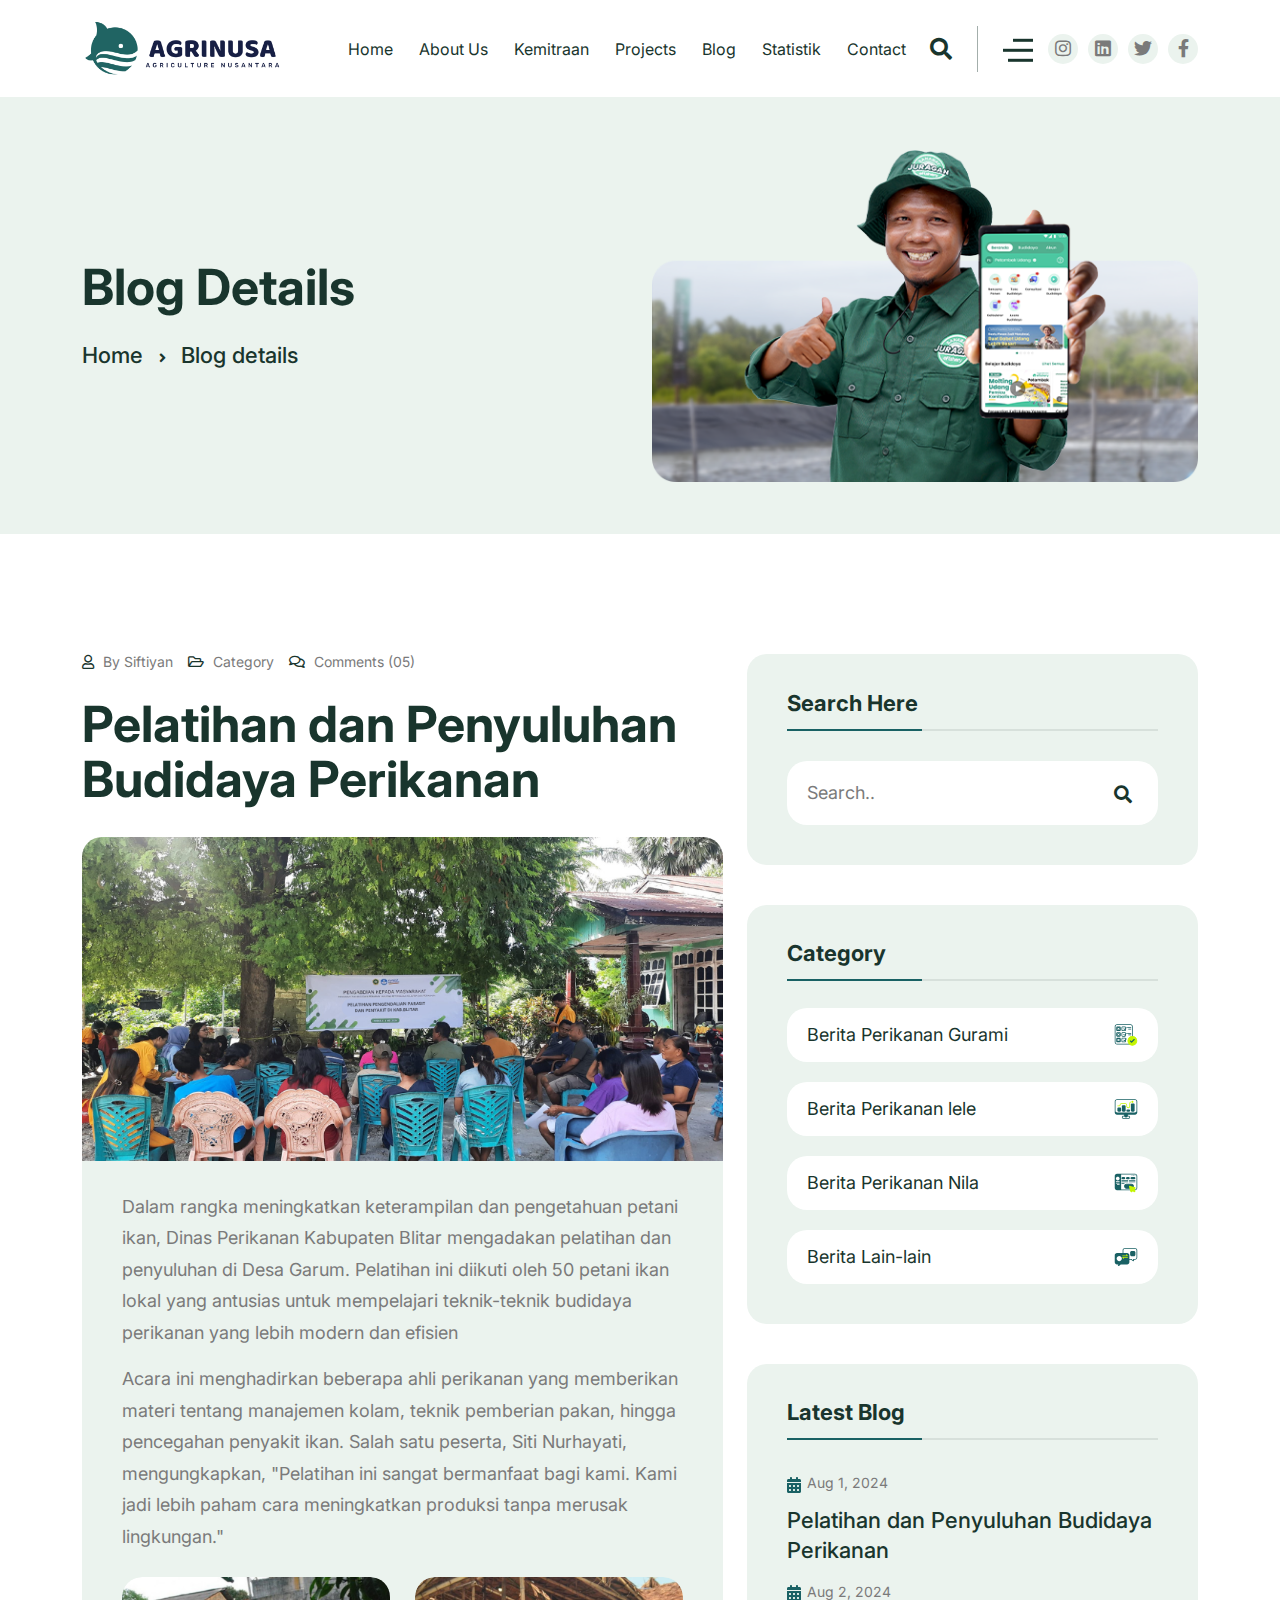
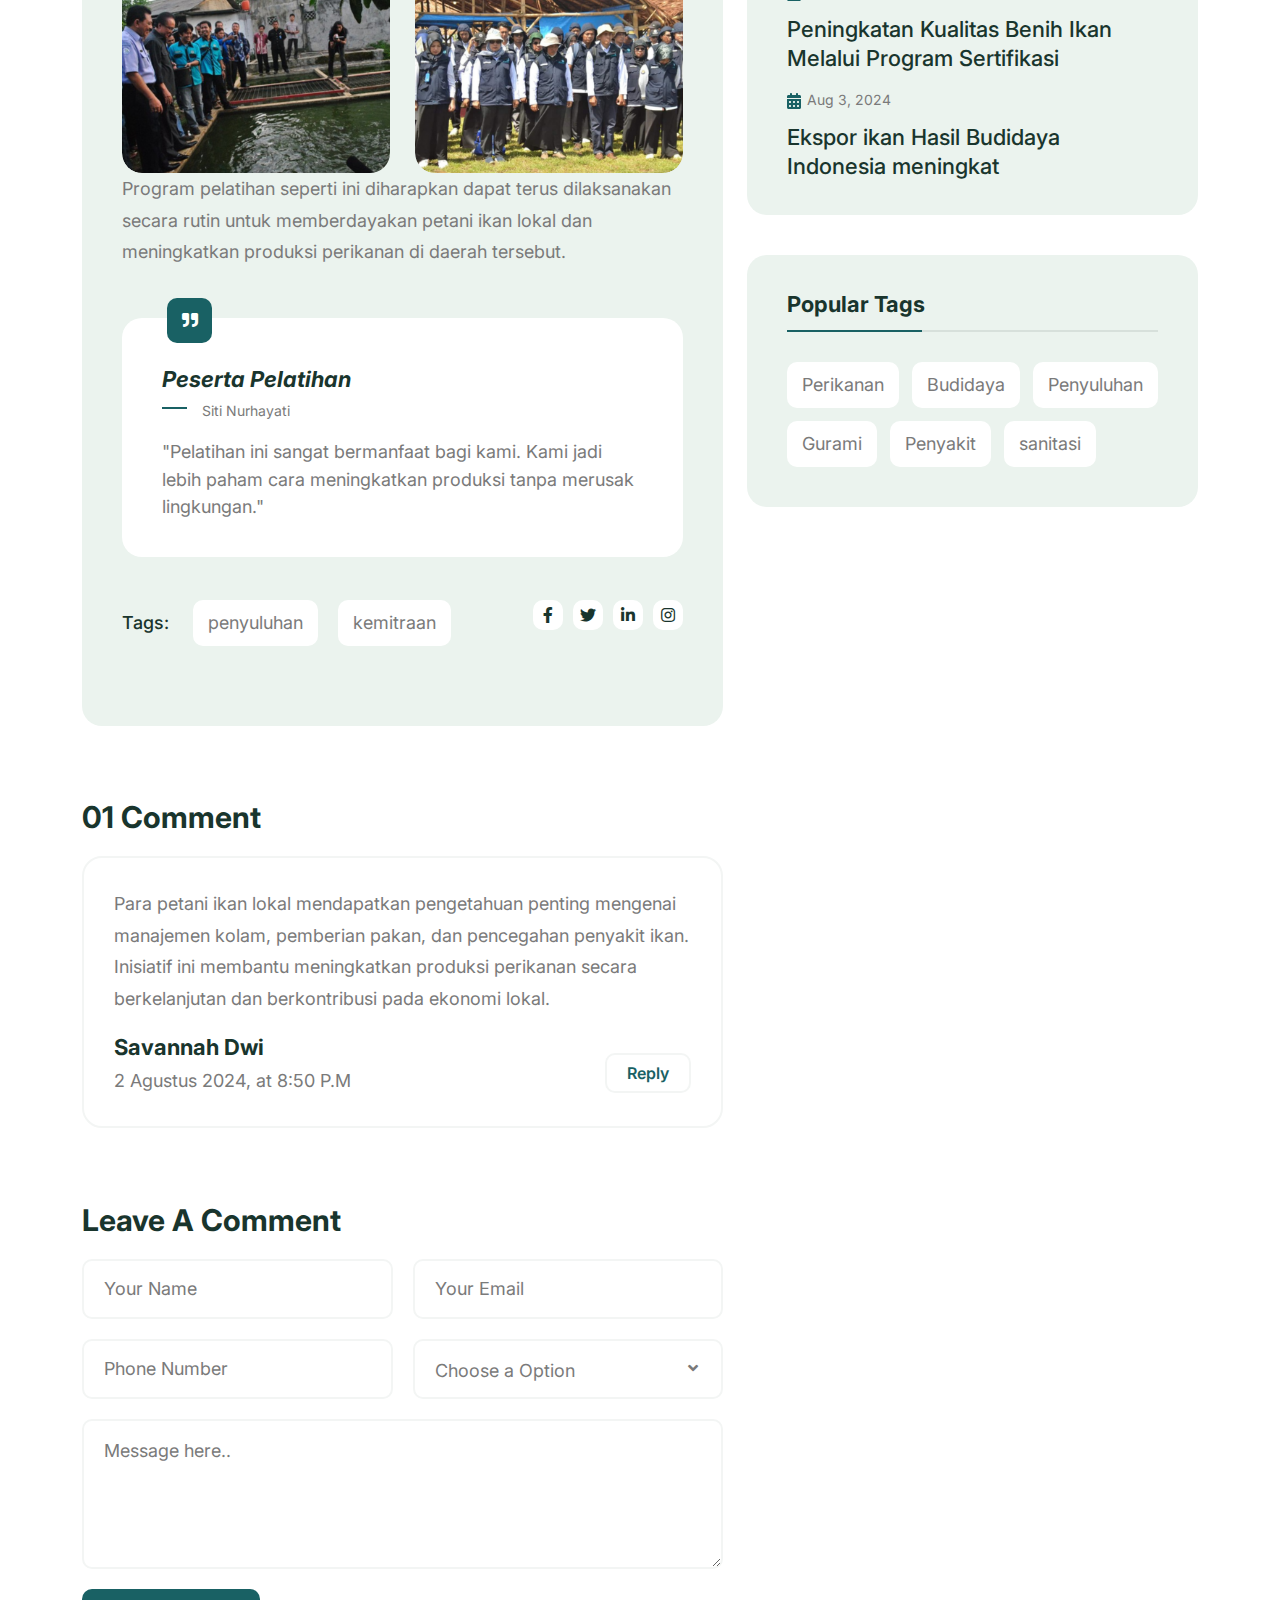
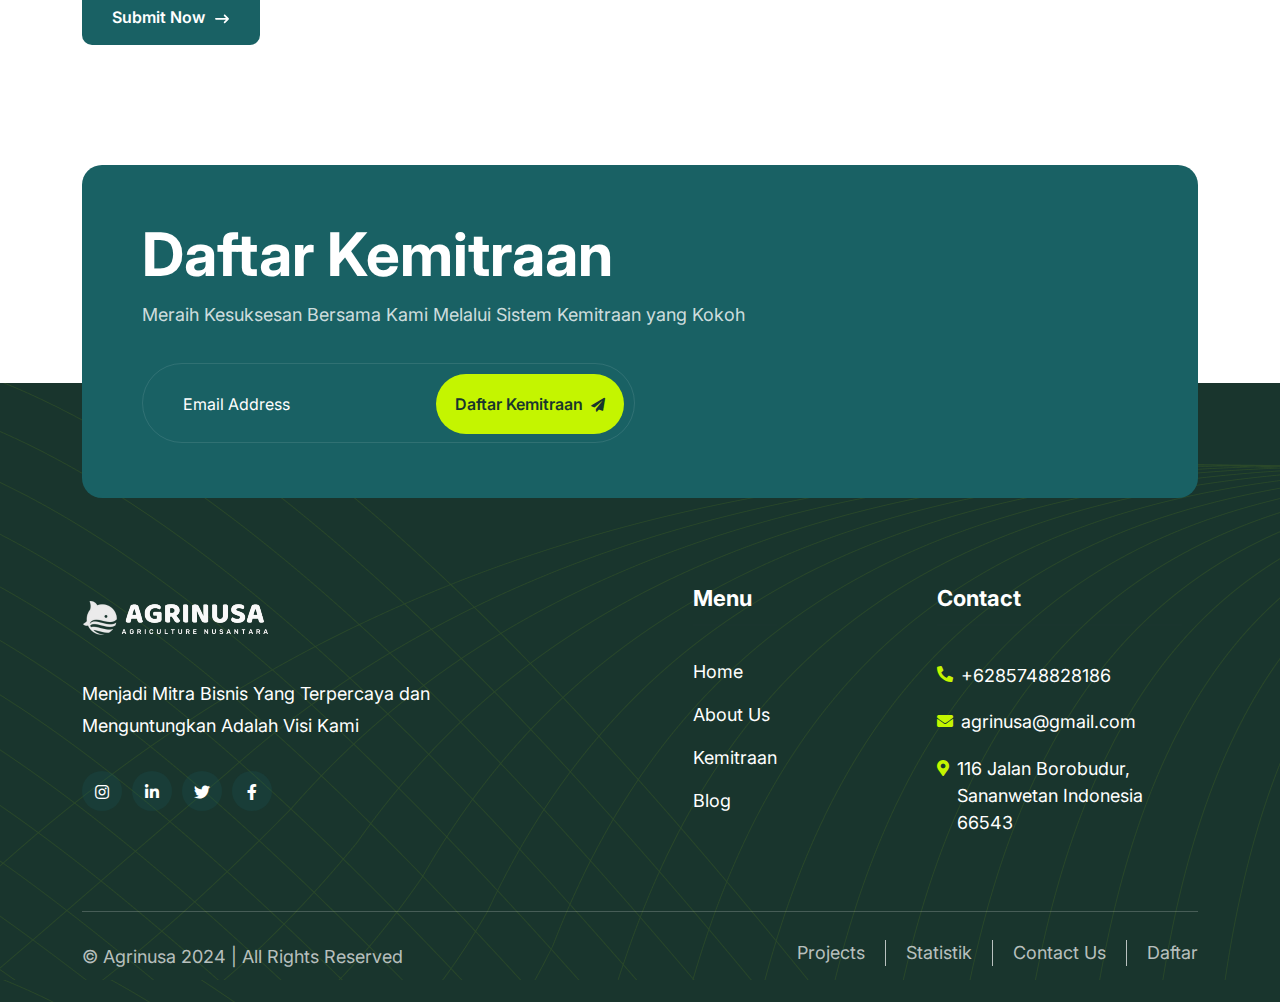
<file: blog-details.html>
<!doctype html>
<html class="no-js" lang="zxx">

<head>
    <meta charset="utf-8">
    <meta http-equiv="x-ua-compatible" content="ie=edge">
    <title>Agrinusa </title>
    <meta name="description" content="Agrinusa  ">
    <meta name="keywords" content="Agrinusa  ">
    <meta name="robots" content="INDEX,FOLLOW">

    <!-- Mobile Specific Metas -->
    <meta name="viewport" content="width=device-width, initial-scale=1, shrink-to-fit=no">

    <!-- Favicons - Place favicon.ico in the root directory -->
    <link rel="icon" type="image/png" sizes="32x32" href="assets/img/halo/logoatas.png">
    <meta name="msapplication-TileColor" content="#ffffff">
    <meta name="theme-color" content="#ffffff">

    <!--==============================
	  Google Fonts
	============================== -->
    <link rel="preconnect" href="https://fonts.googleapis.com">
    <link rel="preconnect" href="https://fonts.gstatic.com" crossorigin>
    <link href="https://fonts.googleapis.com/css2?family=Inter:wght@100..900&display=swap" rel="stylesheet">


    <!--==============================
	    All CSS File
	============================== -->
    <!-- Bootstrap -->
    <link rel="stylesheet" href="assets/css/bootstrap.min.css">
    <!-- Fontawesome Icon -->
    <link rel="stylesheet" href="assets/css/fontawesome.min.css">
    <!-- Magnific Popup -->
    <link rel="stylesheet" href="assets/css/magnific-popup.min.css">
    <!-- Slick Slider -->
    <link rel="stylesheet" href="assets/css/slick.min.css">
    <!-- Theme Custom CSS -->
    <link rel="stylesheet" href="assets/css/style.css">

</head>

<body>
    <!--********************************
   		Code Start From Here 
	******************************** -->




    <!--==============================
     Preloader
    ==============================-->
    <div class="preloader ">
        <div class="preloader-inner">
            <span class="loader"></span>
        </div>
    </div>

    <!--==============================
Sidemenu
============================== -->
    <div class="sidemenu-wrapper sidemenu-info ">
        <div class="sidemenu-content">
            <button class="closeButton sideMenuCls"><i class="fas fa-times"></i></button>
            <div class="widget">
                <div class="th-widget-about">
                    <div class="about-logo">
                        <a href="index.html"><img src="assets/img/halo/logo agrinusa.png" alt="Laun"></a>
                    </div>
                    <p class="about-text">Kami menyediakan layanan kemitraan budidaya perikanan untuk meningkatkan hasil
                        produksi ikan Anda dengan dukungan teknis dan fasilitas yang memadai.</p>
                    <div class="social-links">
                        <a href="https://www.facebook.com/"><i class="fab fa-facebook-f"></i></a>
                        <a href="https://www.twitter.com/"><i class="fab fa-twitter"></i></a>
                        <a href="https://www.linkedin.com/"><i class="fab fa-linkedin-in"></i></a>
                        <a href="https://www.instagram.com/"><i class="fab fa-instagram"></i></a>
                    </div>
                </div>
            </div>
            <div class="side-info mb-30">
                <div class="contact-list mb-20">
                    <h4>Alamat Kantor</h4>
                    <p>116 Jalan Borobudur, Sananwetan, Indonesia 66543</p>
                </div>
                <div class="contact-list mb-20">
                    <h4>Nomor Telepon</h4>
                    <p class="mb-0">+6285748828186</p>
                    <p>+6285748281443</p>
                </div>
                <div class="contact-list mb-20">
                    <h4>Alamat Email</h4>
                    <p class="mb-0">agrinusa@gmail.com</p>
                </div>
            </div>
            <ul class="side-instagram list-wrap">
                <li><a href="#"><img src="assets/img/berita/pelatihan.png" alt="Produksi Ikan"></a></li>
                <li><a href="#"><img src="assets/img/berita/ekspor.png" alt="Kesehatan Ikan"></a></li>
                <li><a href="#"><img src="assets/img/berita/teknologi.png" alt="Pakan Ikan"></a></li>
                <li><a href="#"><img src="assets/img/berita/kualitasbenih.png" alt="Kemitraan Budidaya"></a></li>
            </ul>
        </div>
    </div>

    <div class="popup-search-box">
        <button class="searchClose"><i class="fas fa-times"></i></button>
        <form action="#">
            <input type="text" placeholder="Apa yang Anda cari?">
            <button type="submit"><i class="fas fa-search"></i></button>
        </form>
    </div>

    <!--==============================
	Header Area
    ==============================-->
    <header class="nav-header header-layout1">
        <div class="sticky-wrapper">
            <!-- Main Menu Area -->
            <div class="container">
                <div class="row align-items-center justify-content-between">
                    <div class="col-auto">
                        <div class="header-logo">
                            <a href="index.html"><img src="assets/img/halo/logo agrinusa.png" alt="logo"></a>
                        </div>
                    </div>
                    <div class="col-auto ms-xl-auto">
                        <nav class="main-menu d-none d-lg-inline-block">
                            <ul>
                                <li>
                                    <a href="index.html">Home</a>
                                </li>
                                <li>
                                    <a href="about.html">About Us</a>
                                </li>
                                <li>
                                    <a href="kemitraan.html">Kemitraan</a>
                                </li>
                                <li>
                                    <a href="project.html">Projects</a>
                                </li>
                                <li>
                                    <a href="blog.html">Blog</a>
                                </li>
                                <li>
                                    <a href="statistik.html">Statistik</a>
                                </li>
                                <li>
                                    <a href="contact.html">Contact</a>
                                </li>
                            </ul>
                        </nav>
                        <div class="navbar-right d-inline-flex d-lg-none">
                            <button type="button" class="menu-toggle icon-btn"><i class="fas fa-bars"></i></button>
                        </div>
                    </div>
                    <div class="col-auto ms-xxl-4 d-xl-block d-none">
                        <div class="header-wrapper">
                            <div class="header-button">
                                <button type="button" class="simple-icon searchBoxToggler"><i
                                        class="fas fa-search"></i></button>
                                <a href="#" class="simple-icon sideMenuToggler d-none d-lg-block"> <img
                                        src="assets/img/icon/bars.svg" alt=""> </a>
                            </div>
                            <div class="social-links">
                                <a href="https://www.instagram.com/"><i class="fab fa-instagram"></i></a>
                                <a href="https://www.linkedin.com/"><i class="fab fa-linkedin"></i></a>
                                <a href="https://www.twitter.com/"><i class="fab fa-twitter"></i></a>
                                <a href="https://www.facebook.com/"><i class="fab fa-facebook-f"></i></a>
                            </div>
                        </div>
                    </div>
                </div>
            </div>
        </div>
    </header>

    <!--==============================
    Breadcumb
    ============================== -->
    <div class="breadcumb-wrapper">
        <!-- bg animated image/ -->
        <div class="container">
            <div class="row align-items-center">
                <div class="col-lg-6">
                    <div class="breadcumb-content">
                        <h1 class="breadcumb-title">Blog details</h1>
                        <ul class="breadcumb-menu">
                            <li><a href="index.html">Home</a></li>
                            <li class="active">Blog details</li>
                        </ul>
                    </div>
                </div>
                <div class="col-lg-6 d-lg-block d-none">
                    <div class="breadcumb-thumb">
                        <img src="assets/img/halo/install-efarm-app.png" alt="img">
                    </div>
                </div>
            </div>
        </div>
    </div>

    <!--==============================
    Blog Area  
    ==============================-->
    <section class="blog-area space-top space-extra-bottom">
        <div class="container">
            <div class="row gx-30">
                <div class="col-xxl-8 col-lg-7">
                    <div class="blog-details-card">
                        <div class="blog-meta">
                            <a href="blog.html"><i class="fas fa-user"></i>By Siftiyan</a>
                            <a href="blog.html"><i class="fas fa-folder-open"></i>Category</a>
                            <a href="blog.html"><i class="fas fa-comments"></i>Comments (05)</a>
                        </div>
                        <h2 class="blog-title">Pelatihan dan Penyuluhan Budidaya Perikanan</h2>
                        <div class="blog-thumb">
                            <img src="assets/img/detailblog/detail1.png" alt="blog image">
                        </div>
                        <div class="blog-content">
                            <p class="mt-n2 mb-15">Dalam rangka meningkatkan keterampilan dan pengetahuan petani ikan,
                                Dinas Perikanan Kabupaten Blitar mengadakan pelatihan dan penyuluhan di Desa Garum.
                                Pelatihan ini diikuti oleh 50 petani ikan lokal yang antusias untuk mempelajari
                                teknik-teknik budidaya perikanan yang lebih modern dan efisien </p>
                            <p class="mb-25">Acara ini menghadirkan beberapa ahli perikanan yang memberikan materi
                                tentang manajemen kolam, teknik pemberian pakan, hingga pencegahan penyakit ikan. Salah
                                satu peserta, Siti Nurhayati, mengungkapkan, "Pelatihan ini sangat bermanfaat bagi kami.
                                Kami jadi lebih paham cara meningkatkan produksi tanpa merusak lingkungan."</p>
                            <div class="row gy-4">
                                <div class="col-sm-6">
                                    <div class="blog-thumb style2 mb-sm-0 mb-30">
                                        <img src="assets/img/detailblog/detail2.png" alt="img">
                                    </div>
                                </div>
                                <div class="col-sm-6">
                                    <div class="blog-thumb style2 mb-sm-0 mb-30">
                                        <img src="assets/img/detailblog/detail3.png" alt="img">
                                    </div>
                                </div>
                            </div>
                            <p class="mt-xs-25">Program pelatihan seperti ini diharapkan dapat terus dilaksanakan secara
                                rutin untuk memberdayakan petani ikan lokal dan meningkatkan produksi perikanan di
                                daerah tersebut.</p>
                            <blockquote>
                                <h4 class="h4">Peserta Pelatihan</h4>
                                <cite>Siti Nurhayati</cite>

                                <p>"Pelatihan ini sangat bermanfaat bagi kami. Kami jadi lebih paham cara meningkatkan
                                    produksi tanpa merusak lingkungan."</p>
                            </blockquote>

                            <div class="share-links clearfix ">
                                <div class="row justify-content-between">
                                    <div class="col-sm-auto">
                                        <span class="share-links-title">Tags:</span>
                                        <div class="tagcloud">
                                            <a href="blog.html">penyuluhan</a>
                                            <a href="blog.html">kemitraan</a>
                                        </div>
                                    </div>
                                    <div class="col-sm-auto text-xl-end">
                                        <ul class="social-links">
                                            <li><a href="https://facebook.com/" target="_blank"><i
                                                        class="fab fa-facebook-f"></i></a></li>
                                            <li><a href="https://twitter.com/" target="_blank"><i
                                                        class="fab fa-twitter"></i></a></li>
                                            <li><a href="https://linkedin.com/" target="_blank"><i
                                                        class="fab fa-linkedin-in"></i></a></li>
                                            <li><a href="https://instagram.com/" target="_blank"><i
                                                        class="fab fa-instagram"></i></a></li>
                                        </ul><!-- End Social Share -->
                                    </div><!-- Share Links Area end -->
                                </div>
                            </div>
                        </div>


                    </div>
                    <div class="comments-wrap style2  ">
                        <h2 class="blog-inner-title h3">01 Comment</h2>
                        <ul class="comment-list">
                            <li class="comment-item">
                                <div class="post-comment">
                                    <p class="text">Para petani ikan lokal mendapatkan pengetahuan penting mengenai
                                        manajemen kolam, pemberian pakan, dan pencegahan penyakit ikan. Inisiatif ini
                                        membantu meningkatkan produksi perikanan secara berkelanjutan dan berkontribusi
                                        pada ekonomi lokal.</p>
                                </div>
                                <div class="comment-content">
                                    <h3 class="name">Savannah Dwi</h3>
                                    <span class="commented-on">2 Agustus 2024, at 8:50 P.M</span>
                                    <div class="reply_and_edit">
                                        <a href="blog-details.html" class="reply-btn">Reply</a>
                                    </div>
                                </div>
                            </li>
                        </ul>
                    </div>
                    <div class="comments-wrap">
                        <!-- Comment Form -->
                        <h3 class="blog-inner-title text-capitalize"> Leave a comment</h3>
                        <div class="comment-form mb-30">
                            <div class="row">
                                <div class="col-md-6 form-group">
                                    <input type="text" placeholder="Your Name" class="form-control style-white">
                                </div>
                                <div class="col-md-6 form-group">
                                    <input type="text" placeholder="Your Email" class="form-control style-white">
                                </div>
                                <div class="col-md-6 form-group">
                                    <input type="text" placeholder="Phone Number" class="form-control style-white">
                                </div>
                                <div class="col-md-6 form-group">
                                    <select name="subject" id="subject" class="form-select style-white">
                                        <option value="" disabled selected hidden>Choose a Option</option>
                                        <option value="01">Pembudidaya</option>
                                        <option value="02">Masyarakat Umum</option>
                                        <option value="03">Mahasiswa</option>
                                    </select>
                                    <i class="fas fa-angle-down"></i>
                                </div>
                                <div class="col-12 form-group">
                                    <textarea placeholder="Message here.." class="form-control style-white"></textarea>
                                </div>
                                <div class="col-12 form-group mb-0">
                                    <button class="global-btn">Submit Now<img src="assets/img/icon/right-icon.svg"
                                            alt=""></button>
                                </div>
                            </div>
                        </div>
                    </div> <!-- Comment end -->
                </div>

                <div class="col-xxl-4 col-lg-5">
                    <aside class="sidebar-area">
                        <div class="widget widget_search">
                            <h3 class="widget_title">Search Here</h3>
                            <form class="search-form">
                                <input type="text" placeholder="Search..">
                                <button type="submit"><i class="fas fa-search"></i></button>
                            </form>
                        </div>

                        <div class="widget widget_categories">
                            <h3 class="widget_title">Category</h3>
                            <ul>
                                <li>
                                    <a href="blog.html">Berita Perikanan Gurami<img src="assets/img/icon/category-1.svg"
                                            alt=""></a>
                                </li>
                                <li>
                                    <a href="blog.html">Berita Perikanan lele<img src="assets/img/icon/category-2.svg"
                                            alt=""></a>
                                </li>
                                <li>
                                    <a href="blog.html">Berita Perikanan Nila<img src="assets/img/icon/category-3.svg"
                                            alt=""></a>
                                </li>
                                <li>
                                    <a href="blog.html">Berita Lain-lain<img src="assets/img/icon/category-4.svg"
                                            alt=""></a>
                                </li>
                            </ul>
                        </div>

                        <div class="widget">
                            <h3 class="widget_title">Latest Blog</h3>
                            <div class="recent-post-wrap">
                                <div class="recent-post">
                                    <div class="recent-post-meta">
                                        <a href="blog.html"><img src="assets/img/icon/calender.svg" alt="">Aug 1,
                                            2024</a>
                                    </div>
                                    <div class="media-body">
                                        <h4 class="post-title"><a class="text-inherit"
                                                href="blog-details.html">Pelatihan dan Penyuluhan Budidaya Perikanan</a>
                                        </h4>
                                    </div>
                                </div>

                                <div class="recent-post">
                                    <div class="recent-post-meta">
                                        <a href="blog.html"><img src="assets/img/icon/calender.svg" alt="">Aug 2,
                                            2024</a>
                                    </div>
                                    <div class="media-body">
                                        <h4 class="post-title"><a class="text-inherit"
                                                href="blog-details.html">Peningkatan Kualitas Benih Ikan Melalui Program
                                                Sertifikasi</a></h4>
                                    </div>
                                </div>

                                <div class="recent-post">
                                    <div class="recent-post-meta">
                                        <a href="blog.html"><img src="assets/img/icon/calender.svg" alt="">Aug 3,
                                            2024</a>
                                    </div>
                                    <div class="media-body">
                                        <h4 class="post-title"><a class="text-inherit" href="blog-details.html">Ekspor
                                                ikan Hasil Budidaya Indonesia meningkat</a></h4>
                                    </div>
                                </div>
                            </div>
                        </div>

                        <div class="widget widget_tag_cloud">
                            <h3 class="widget_title">Popular Tags</h3>
                            <div class="tagcloud">
                                <a href="blog.html">Perikanan</a>
                                <a href="blog.html">Budidaya</a>
                                <a href="blog.html">Penyuluhan</a>
                                <a href="blog.html">Gurami</a>
                                <a href="blog.html">Penyakit</a>
                                <a href="blog.html">sanitasi</a>
                            </div>
                        </div>
                    </aside>
                </div>
            </div>
        </div>
    </section>

    <div class="container">
        <div class="footer-top-1 bg-theme">
            <div class="footer-top-content">
                <h3 class="footer-top-title text-white">Daftar Kemitraan</h3>
                <p class="footer-top-text">Meraih Kesuksesan Bersama Kami Melalui Sistem Kemitraan yang Kokoh</p>
            </div>
            <form class="newsletter-form">
                <div class="form-group">
                    <input class="form-control" type="email" placeholder="Email Address" required="">
                    <button type="submit" class="global-btn">Daftar Kemitraan<span class="icon"><i
                                class="fa-sharp fas fa-paper-plane ms-2"></i></span></button>
                </div>
            </form>
        </div>
    </div>

    <!--==============================
        Footer Area
    ==============================-->
    <footer class="footer-wrapper footer-layout1" style="background-image: url(assets/img/bg/footer-bg1-1.png);">
        <div class="container">
            <div class="widget-area">
                <div class="row justify-content-between">
                    <div class="col-md-6 col-xl-5">
                        <div class="widget footer-widget widget-about">
                            <div class="about-logo">
                                <a href="index.html"><img src="assets/img/halo/fulllwhite.png" alt="Bizmaster"></a>
                            </div>
                            <p class="footer-text mb-30">Menjadi Mitra Bisnis Yang Terpercaya dan Menguntungkan Adalah
                                Visi Kami
                            </p>
                            <div class="social-btn style3">
                                <a href="https://www.instagram.com/" tabindex="-1"><i class="fab fa-instagram"></i></a>
                                <a href="https://linkedin.com/" tabindex="-1"><i class="fab fa-linkedin-in"></i></a>
                                <a href="https://twitter.com/" tabindex="-1"><i class="fab fa-twitter"></i></a>
                                <a href="https://facebook.com/" tabindex="-1"><i class="fab fa-facebook-f"></i></a>
                            </div>
                        </div>
                    </div>
                    <div class="col-md-6 col-xl-auto">
                        <div class="widget widget_nav_menu footer-widget">
                            <h3 class="widget_title">Menu</h3>
                            <div class="menu-all-pages-container">
                                <ul class="menu">
                                    <li><a href="index.html">Home</a></li>
                                    <li><a href="about.html">About Us</a></li>
                                    <li><a href="kemitraan.html">Kemitraan</a></li>
                                    <li><a href="blog.html">Blog</a></li>
                                </ul>
                            </div>
                        </div>
                    </div>
                    <div class="col-md-6 col-xl-3">
                        <div class="widget footer-widget me-xl-3">
                            <h3 class="widget_title">Contact</h3>
                            <div class="widget-contact2">
                                <div class="widget-contact-grid">
                                    <i class="fas fa-phone-alt"></i>
                                    <div class="contact-grid-details">
                                        <h6><a href="tel:+880123456789">+6285748828186</a></p>
                                    </div>
                                </div>
                                <div class="widget-contact-grid">
                                    <i class="fas fa-envelope"></i>
                                    <div class="contact-grid-details">
                                        <h6><a href="mailto:yourmail@gmail.comm">agrinusa@gmail.com</a></p>
                                    </div>
                                </div>
                                <div class="widget-contact-grid">
                                    <i class="fas fa-map-marker-alt"></i>
                                    <div class="contact-grid-details">
                                        <h6>116 Jalan Borobudur, Sananwetan Indonesia 66543</p>
                                    </div>
                                </div>
                            </div>
                        </div>
                    </div>
                </div>
            </div>
        </div>
        <div class="container">
            <div class="copyright-wrap">
                <div class="row gy-3 justify-content-lg-between justify-content-center">
                    <div class="col-auto align-self-center">
                        <p class="copyright-text text-center">© <a href="#">Agrinusa </a> 2024 | All Rights Reserved
                        </p>
                    </div>
                    <div class="col-auto">
                        <div class="footer-links">
                            <a href="project.html">Projects</a>
                            <a href="statistik.html">Statistik</a>
                            <a href="contact.html">Contact Us</a>
                            <a href="index.html">Daftar</a>
                        </div>
                    </div>
                </div>
            </div>
        </div>
    </footer>

    <!--********************************
			Code End  Here 
	******************************** -->

    <!-- Scroll To Top -->
    <div class="scroll-top">
        <svg class="progress-circle svg-content" width="100%" height="100%" viewBox="-1 -1 102 102">
            <path d="M50,1 a49,49 0 0,1 0,98 a49,49 0 0,1 0,-98"
                style="transition: stroke-dashoffset 10ms linear 0s; stroke-dasharray: 307.919, 307.919; stroke-dashoffset: 307.919;">
            </path>
        </svg>
    </div>

    <!--==============================
    All Js File
    ============================== -->
    <!-- Jquery -->
    <script src="assets/js/vendor/jquery-3.6.0.min.js"></script>
    <!-- Slick Slider -->
    <script src="assets/js/slick.min.js"></script>
    <!-- Range Slider -->
    <script src="assets/js/jquery-ui.min.js"></script>
    <!-- Bootstrap -->
    <script src="assets/js/bootstrap.min.js"></script>
    <!-- Magnific Popup -->
    <script src="assets/js/jquery.magnific-popup.min.js"></script>
    <!-- Counter Up -->
    <script src="assets/js/jquery.counterup.min.js"></script>
    <!-- Marquee -->
    <script src="assets/js/jquery.marquee.min.js"></script>
    <!-- Isotope Filter -->
    <script src="assets/js/imagesloaded.pkgd.min.js"></script>
    <script src="assets/js/isotope.pkgd.min.js"></script>

    <!-- Main Js File -->
    <script src="assets/js/main.js"></script>
</body>

</html>
</file>
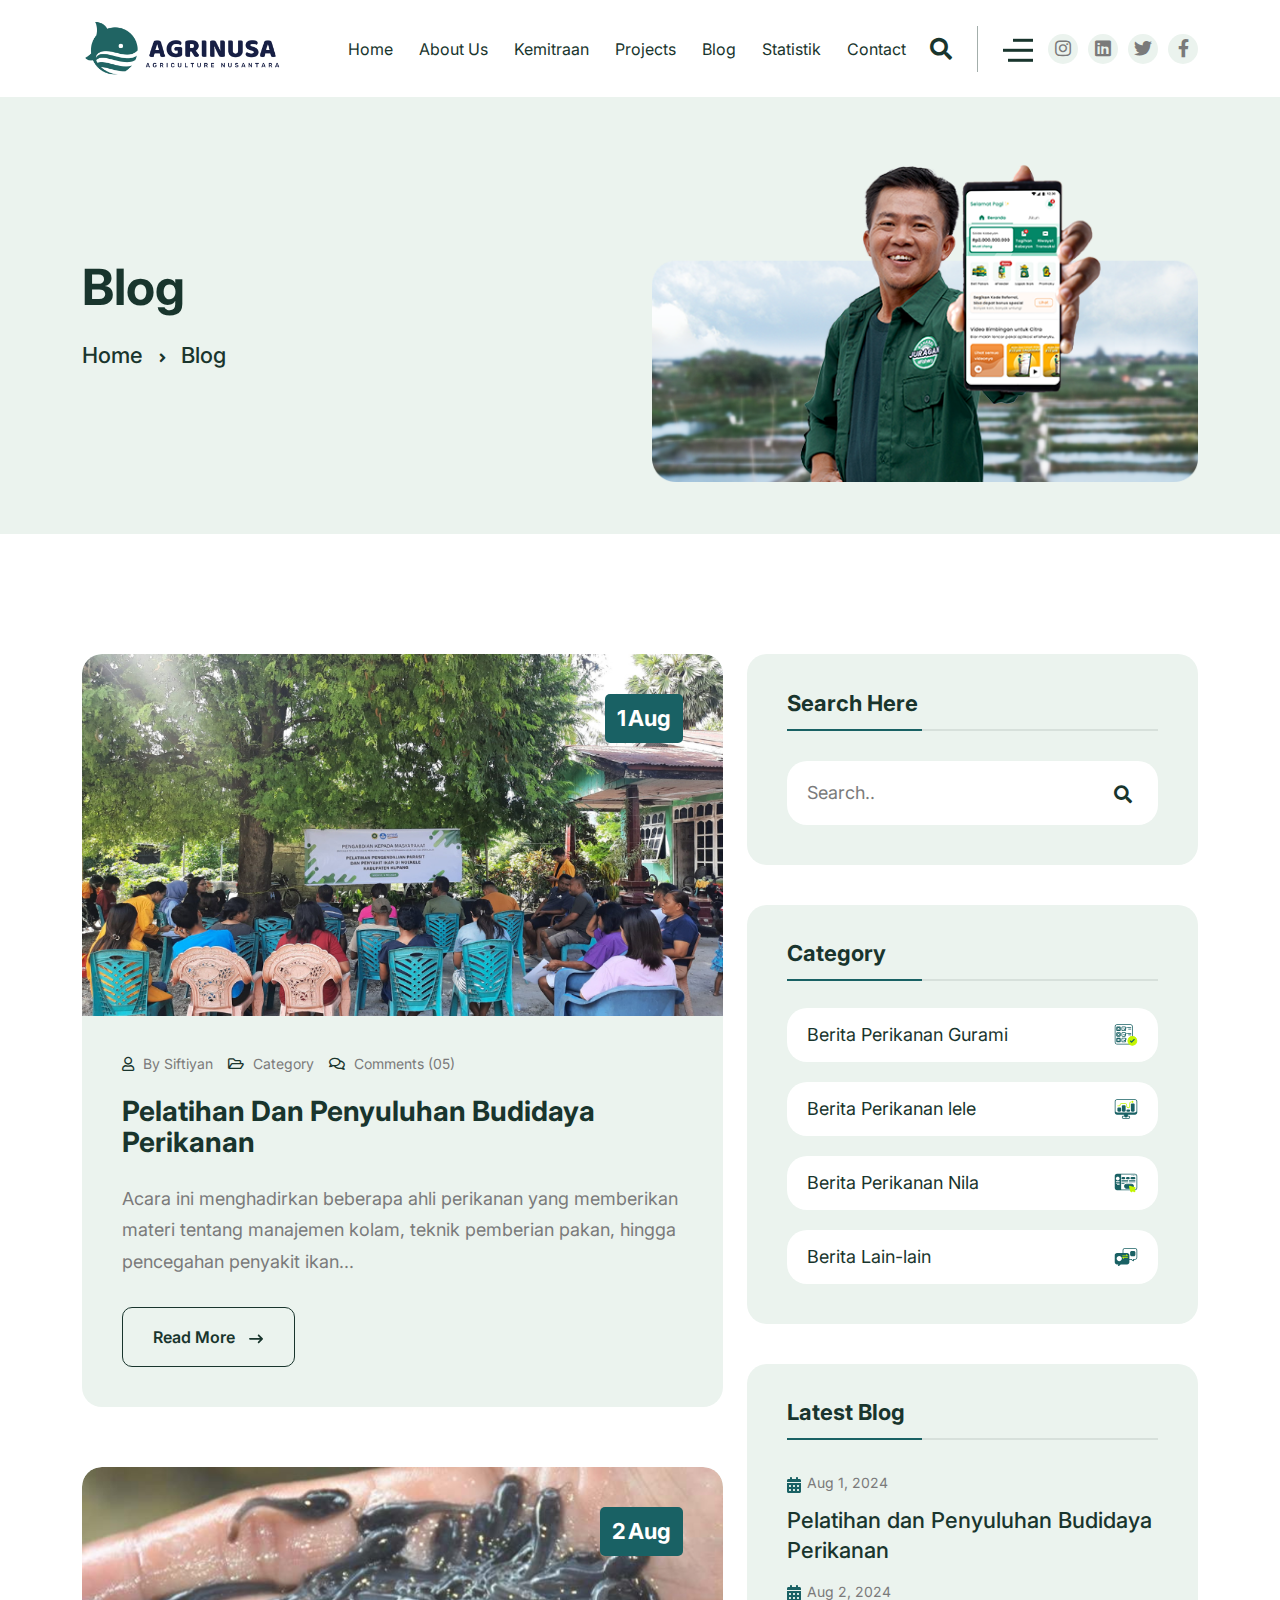
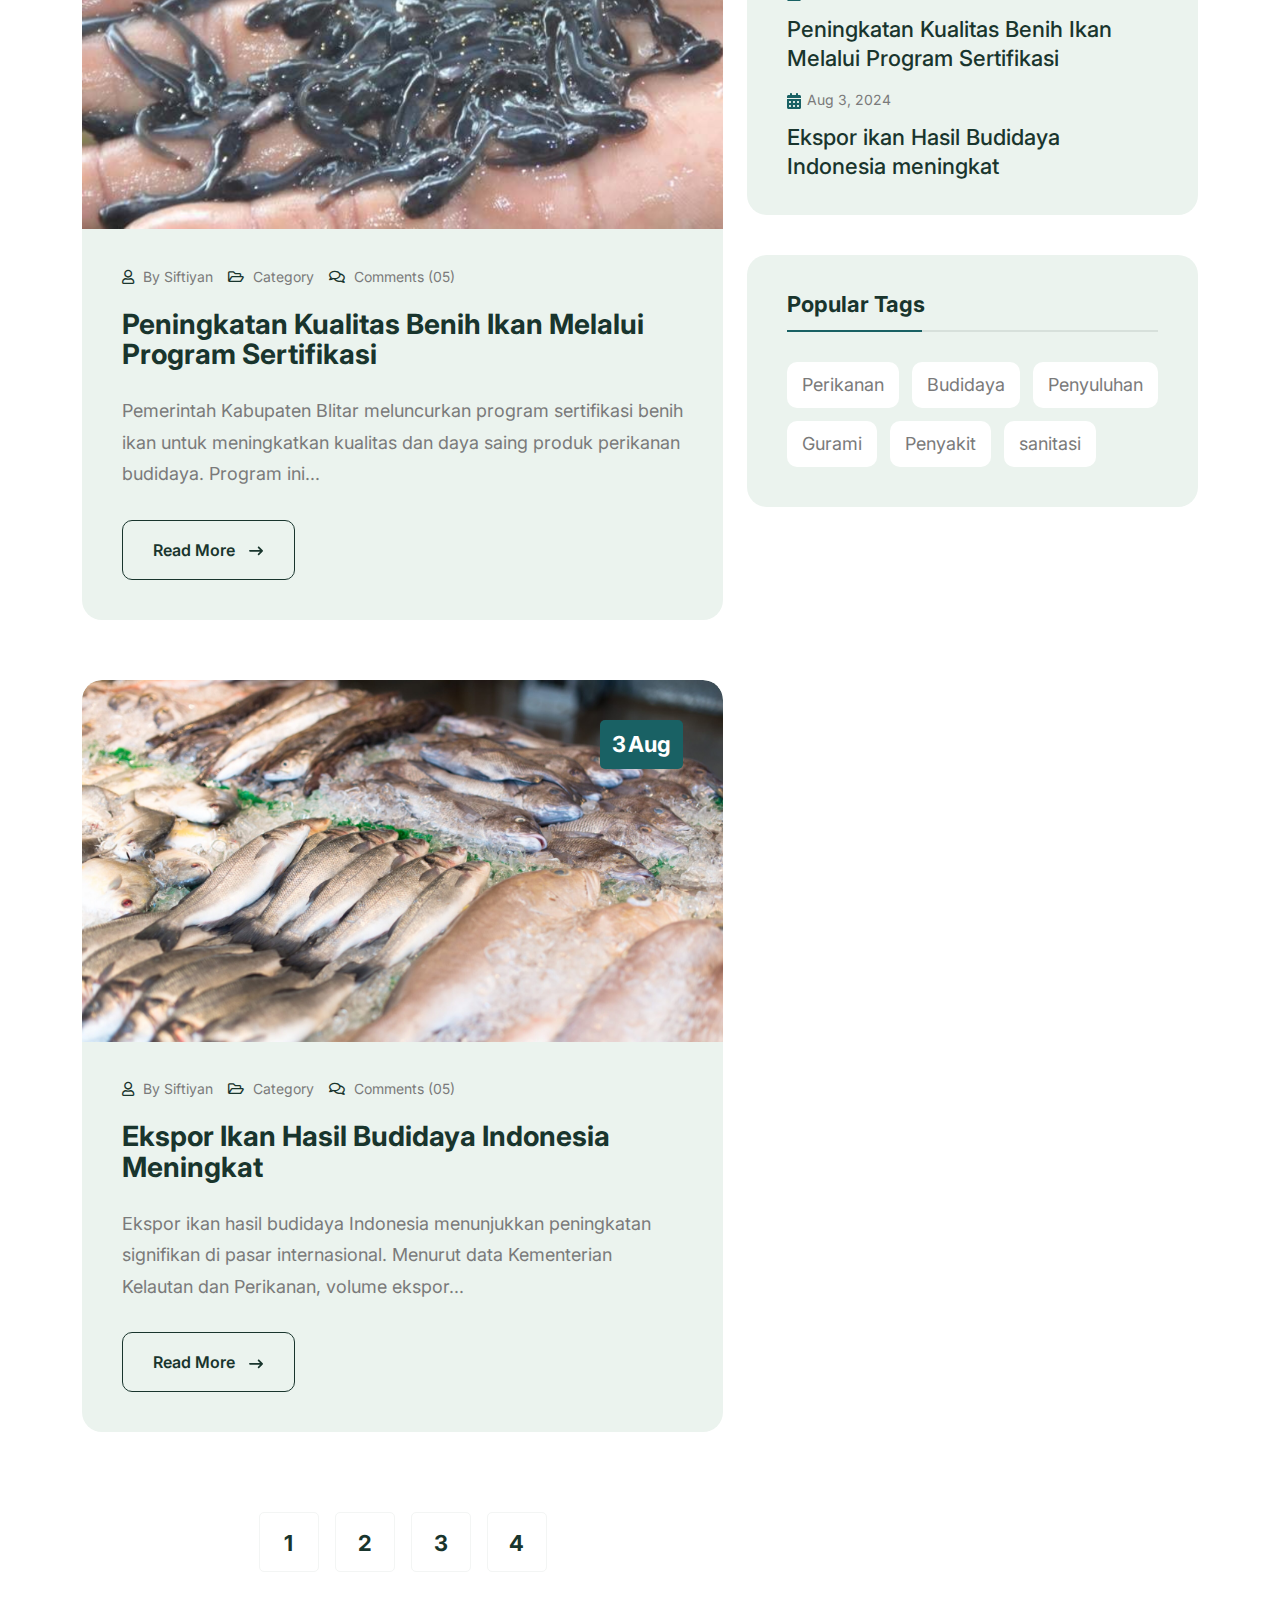
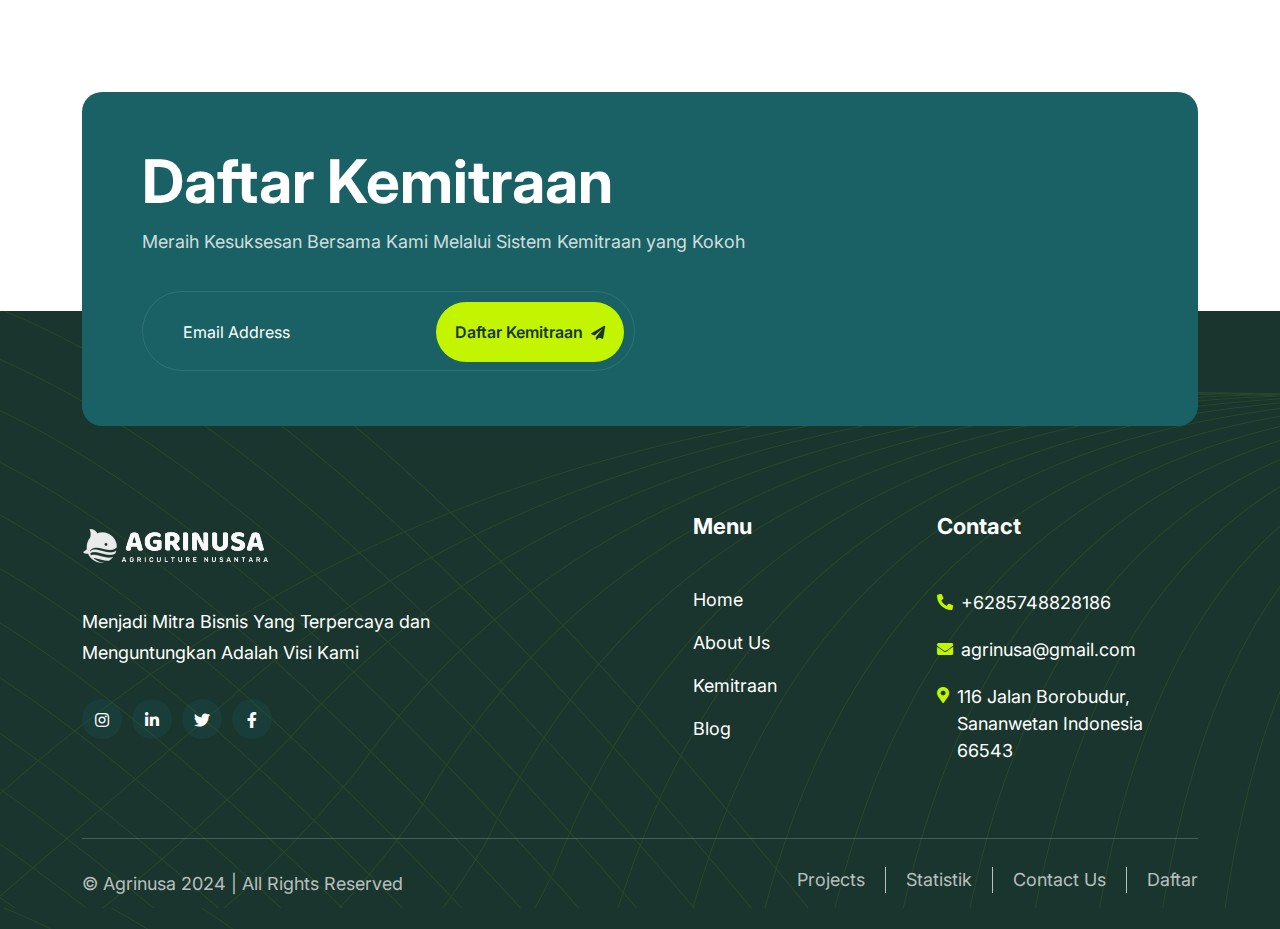
<file: blog.html>
<!doctype html>
<html class="no-js" lang="zxx">

<head>
    <meta charset="utf-8">
    <meta http-equiv="x-ua-compatible" content="ie=edge">
    <title>Agrinusa </title>
    <meta name="description" content="Agrinusa  ">
    <meta name="keywords" content="Agrinusa  ">
    <meta name="robots" content="INDEX,FOLLOW">

    <!-- Mobile Specific Metas -->
    <meta name="viewport" content="width=device-width, initial-scale=1, shrink-to-fit=no">

    <!-- Favicons - Place favicon.ico in the root directory -->
    <link rel="icon" type="image/png" sizes="32x32" href="assets/img/halo/logoatas.png">
    <meta name="msapplication-TileColor" content="#ffffff">
    <meta name="theme-color" content="#ffffff">

    <!--==============================
	  Google Fonts
	============================== -->
    <link rel="preconnect" href="https://fonts.googleapis.com">
    <link rel="preconnect" href="https://fonts.gstatic.com" crossorigin>
    <link href="https://fonts.googleapis.com/css2?family=Inter:wght@100..900&display=swap" rel="stylesheet">


    <!--==============================
	    All CSS File
	============================== -->
    <!-- Bootstrap -->
    <link rel="stylesheet" href="assets/css/bootstrap.min.css">
    <!-- Fontawesome Icon -->
    <link rel="stylesheet" href="assets/css/fontawesome.min.css">
    <!-- Magnific Popup -->
    <link rel="stylesheet" href="assets/css/magnific-popup.min.css">
    <!-- Slick Slider -->
    <link rel="stylesheet" href="assets/css/slick.min.css">
    <!-- Theme Custom CSS -->
    <link rel="stylesheet" href="assets/css/style.css">

</head>

<body>
    <!--********************************
   		Code Start From Here 
	******************************** -->




    <!--==============================
     Preloader
    ==============================-->
    <div class="preloader ">
        <div class="preloader-inner">
            <span class="loader"></span>
        </div>
    </div>

    <!--==============================
Sidemenu
============================== -->
    <div class="sidemenu-wrapper sidemenu-info ">
        <div class="sidemenu-content">
            <button class="closeButton sideMenuCls"><i class="fas fa-times"></i></button>
            <div class="widget">
                <div class="th-widget-about">
                    <div class="about-logo">
                        <a href="index.html"><img src="assets/img/halo/logo agrinusa.png" alt="Laun"></a>
                    </div>
                    <p class="about-text">Kami menyediakan layanan kemitraan budidaya perikanan untuk meningkatkan hasil
                        produksi ikan Anda dengan dukungan teknis dan fasilitas yang memadai.</p>
                    <div class="social-links">
                        <a href="https://www.facebook.com/"><i class="fab fa-facebook-f"></i></a>
                        <a href="https://www.twitter.com/"><i class="fab fa-twitter"></i></a>
                        <a href="https://www.linkedin.com/"><i class="fab fa-linkedin-in"></i></a>
                        <a href="https://www.instagram.com/"><i class="fab fa-instagram"></i></a>
                    </div>
                </div>
            </div>
            <div class="side-info mb-30">
                <div class="contact-list mb-20">
                    <h4>Alamat Kantor</h4>
                    <p>116 Jalan Borobudur, Sananwetan, Indonesia 66543</p>
                </div>
                <div class="contact-list mb-20">
                    <h4>Nomor Telepon</h4>
                    <p class="mb-0">+6285748828186</p>
                    <p>+6285748281443</p>
                </div>
                <div class="contact-list mb-20">
                    <h4>Alamat Email</h4>
                    <p class="mb-0">agrinusa@gmail.com</p>
                </div>
            </div>
            <ul class="side-instagram list-wrap">
                <li><a href="#"><img src="assets/img/berita/pelatihan.png" alt="Produksi Ikan"></a></li>
                <li><a href="#"><img src="assets/img/berita/ekspor.png" alt="Kesehatan Ikan"></a></li>
                <li><a href="#"><img src="assets/img/berita/teknologi.png" alt="Pakan Ikan"></a></li>
                <li><a href="#"><img src="assets/img/berita/kualitasbenih.png" alt="Kemitraan Budidaya"></a></li>
            </ul>
        </div>
    </div>

    <div class="popup-search-box">
        <button class="searchClose"><i class="fas fa-times"></i></button>
        <form action="#">
            <input type="text" placeholder="Apa yang Anda cari?">
            <button type="submit"><i class="fas fa-search"></i></button>
        </form>
    </div>

    <!--==============================
	Header Area
    ==============================-->
    <header class="nav-header header-layout1">
        <div class="sticky-wrapper">
            <!-- Main Menu Area -->
            <div class="container">
                <div class="row align-items-center justify-content-between">
                    <div class="col-auto">
                        <div class="header-logo">
                            <a href="index.html"><img src="assets/img/halo/logo agrinusa.png" alt="logo"></a>
                        </div>
                    </div>
                    <div class="col-auto ms-xl-auto">
                        <nav class="main-menu d-none d-lg-inline-block">
                            <ul>
                                <li>
                                    <a href="index.html">Home</a>
                                </li>
                                <li>
                                    <a href="about.html">About Us</a>
                                </li>
                                <li>
                                    <a href="kemitraan.html">Kemitraan</a>
                                </li>
                                <li>
                                    <a href="project.html">Projects</a>
                                </li>
                                <li>
                                    <a href="blog.html">Blog</a>
                                </li>
                                <li>
                                    <a href="statistik.html">Statistik</a>
                                </li>
                                <li>
                                    <a href="contact.html">Contact</a>
                                </li>
                            </ul>
                        </nav>
                        <div class="navbar-right d-inline-flex d-lg-none">
                            <button type="button" class="menu-toggle icon-btn"><i class="fas fa-bars"></i></button>
                        </div>
                    </div>
                    <div class="col-auto ms-xxl-4 d-xl-block d-none">
                        <div class="header-wrapper">
                            <div class="header-button">
                                <button type="button" class="simple-icon searchBoxToggler"><i
                                        class="fas fa-search"></i></button>
                                <a href="#" class="simple-icon sideMenuToggler d-none d-lg-block"> <img
                                        src="assets/img/icon/bars.svg" alt=""> </a>
                            </div>
                            <div class="social-links">
                                <a href="https://www.instagram.com/"><i class="fab fa-instagram"></i></a>
                                <a href="https://www.linkedin.com/"><i class="fab fa-linkedin"></i></a>
                                <a href="https://www.twitter.com/"><i class="fab fa-twitter"></i></a>
                                <a href="https://www.facebook.com/"><i class="fab fa-facebook-f"></i></a>
                            </div>
                        </div>
                    </div>
                </div>
            </div>
        </div>
    </header>

    <!--==============================
    Breadcumb
    ============================== -->
    <div class="breadcumb-wrapper">
        <!-- bg animated image/ -->
        <div class="container">
            <div class="row align-items-center">
                <div class="col-lg-6">
                    <div class="breadcumb-content">
                        <h1 class="breadcumb-title">Blog</h1>
                        <ul class="breadcumb-menu">
                            <li><a href="index.html">Home</a></li>
                            <li class="active">Blog</li>
                        </ul>
                    </div>
                </div>
                <div class="col-lg-6 d-lg-block d-none">
                    <div class="breadcumb-thumb">
                        <img src="assets/img/halo/install-efisheryku-app.png" alt="img">
                    </div>
                </div>
            </div>
        </div>
    </div>

    <!--==============================
    Blog Area  
    ==============================-->
    <section class="blog-area space-top space-extra-bottom">
        <div class="container">
            <div class="row gx-40">
                <div class="col-xxl-8 col-lg-7">
                    <div class="blog-single-card">
                        <div class="blog-thumb">
                            <img src="assets/img/detailblog/penyuluhan.png" alt="blog image">
                            <div class="blog-date">
                                <a href="blog.html"><span>1</span>Aug</a>
                            </div>
                        </div>

                        <div class="blog-content">
                            <div class="blog-meta">
                                <a href="blog.html"><i class="fas fa-user"></i>By Siftiyan</a>
                                <a href="blog.html"><i class="fas fa-folder-open"></i>Category</a>
                                <a href="blog.html"><i class="fas fa-comments"></i>Comments (05)</a>
                            </div>
                            <h3 class="blog-title"><a href="blog-details.html">Pelatihan dan Penyuluhan Budidaya
                                    Perikanan</a></h3>
                            <p class="blog-text">Acara ini menghadirkan beberapa ahli perikanan yang memberikan materi
                                tentang manajemen kolam, teknik pemberian pakan, hingga pencegahan penyakit ikan...</p>
                            <a href="blog-details.html" class="global-btn style-border2"> Read More <img
                                    src="assets/img/icon/right-icon2.svg" alt=""></a>

                        </div>
                    </div>
                    <div class="blog-single-card">
                        <div class="blog-thumb">
                            <img src="assets/img/detailblog/bibit.png" alt="blog image">
                            <div class="blog-date">
                                <a href="blog.html"><span>2</span>Aug</a>
                            </div>
                        </div>

                        <div class="blog-content">
                            <div class="blog-meta">
                                <a href="blog.html"><i class="fas fa-user"></i>By Siftiyan</a>
                                <a href="blog.html"><i class="fas fa-folder-open"></i>Category</a>
                                <a href="blog.html"><i class="fas fa-comments"></i>Comments (05)</a>
                            </div>
                            <h3 class="blog-title"><a href="blog-details.html">Peningkatan Kualitas Benih Ikan Melalui
                                    Program Sertifikasi</a></h3>
                            <p class="blog-text">Pemerintah Kabupaten Blitar meluncurkan program sertifikasi benih ikan
                                untuk meningkatkan kualitas dan daya saing produk perikanan budidaya. Program ini...</p>
                            <a href="blog-details.html" class="global-btn style-border2"> Read More <img
                                    src="assets/img/icon/right-icon2.svg" alt=""></a>

                        </div>
                    </div>
                    <div class="blog-single-card">
                        <div class="blog-thumb">
                            <img src="assets/img/detailblog/ekspor.png" alt="blog image">
                            <div class="blog-date">
                                <a href="blog.html"><span>3</span>Aug</a>
                            </div>
                        </div>

                        <div class="blog-content">
                            <div class="blog-meta">
                                <a href="blog.html"><i class="fas fa-user"></i>By Siftiyan</a>
                                <a href="blog.html"><i class="fas fa-folder-open"></i>Category</a>
                                <a href="blog.html"><i class="fas fa-comments"></i>Comments (05)</a>
                            </div>
                            <h3 class="blog-title"><a href="blog-details.html">Ekspor ikan Hasil Budidaya Indonesia
                                    meningkat</a></h3>
                            <p class="blog-text">Ekspor ikan hasil budidaya Indonesia menunjukkan peningkatan signifikan
                                di pasar internasional. Menurut data Kementerian Kelautan dan Perikanan, volume
                                ekspor...</p>
                            <a href="blog-details.html" class="global-btn style-border2"> Read More <img
                                    src="assets/img/icon/right-icon2.svg" alt=""></a>

                        </div>
                    </div>
                    <div class="pagination justify-content-center">
                        <ul>
                            <li><a href="blog.html">1</a></li>
                            <li><a href="blog.html">2</a></li>
                            <li><a href="blog.html">3</a></li>
                            <li><a href="blog.html">4</a></li>
                        </ul>
                    </div>
                </div>

                <div class="col-xxl-4 col-lg-5">
                    <aside class="sidebar-area">
                        <div class="widget widget_search">
                            <h3 class="widget_title">Search Here</h3>
                            <form class="search-form">
                                <input type="text" placeholder="Search..">
                                <button type="submit"><i class="fas fa-search"></i></button>
                            </form>
                        </div>

                        <div class="widget widget_categories">
                            <h3 class="widget_title">Category</h3>
                            <ul>
                                <li>
                                    <a href="blog.html">Berita Perikanan Gurami<img src="assets/img/icon/category-1.svg"
                                            alt=""></a>
                                </li>
                                <li>
                                    <a href="blog.html">Berita Perikanan lele<img src="assets/img/icon/category-2.svg"
                                            alt=""></a>
                                </li>
                                <li>
                                    <a href="blog.html">Berita Perikanan Nila<img src="assets/img/icon/category-3.svg"
                                            alt=""></a>
                                </li>
                                <li>
                                    <a href="blog.html">Berita Lain-lain<img src="assets/img/icon/category-4.svg"
                                            alt=""></a>
                                </li>
                            </ul>
                        </div>

                        <div class="widget">
                            <h3 class="widget_title">Latest Blog</h3>
                            <div class="recent-post-wrap">
                                <div class="recent-post">
                                    <div class="recent-post-meta">
                                        <a href="blog.html"><img src="assets/img/icon/calender.svg" alt="">Aug 1,
                                            2024</a>
                                    </div>
                                    <div class="media-body">
                                        <h4 class="post-title"><a class="text-inherit"
                                                href="blog-details.html">Pelatihan dan Penyuluhan Budidaya Perikanan</a>
                                        </h4>
                                    </div>
                                </div>

                                <div class="recent-post">
                                    <div class="recent-post-meta">
                                        <a href="blog.html"><img src="assets/img/icon/calender.svg" alt="">Aug 2,
                                            2024</a>
                                    </div>
                                    <div class="media-body">
                                        <h4 class="post-title"><a class="text-inherit"
                                                href="blog-details.html">Peningkatan Kualitas Benih Ikan Melalui Program
                                                Sertifikasi</a></h4>
                                    </div>
                                </div>

                                <div class="recent-post">
                                    <div class="recent-post-meta">
                                        <a href="blog.html"><img src="assets/img/icon/calender.svg" alt="">Aug 3,
                                            2024</a>
                                    </div>
                                    <div class="media-body">
                                        <h4 class="post-title"><a class="text-inherit" href="blog-details.html">Ekspor
                                                ikan Hasil Budidaya Indonesia meningkat</a></h4>
                                    </div>
                                </div>
                            </div>
                        </div>

                        <div class="widget widget_tag_cloud">
                            <h3 class="widget_title">Popular Tags</h3>
                            <div class="tagcloud">
                                <a href="blog.html">Perikanan</a>
                                <a href="blog.html">Budidaya</a>
                                <a href="blog.html">Penyuluhan</a>
                                <a href="blog.html">Gurami</a>
                                <a href="blog.html">Penyakit</a>
                                <a href="blog.html">sanitasi</a>
                            </div>
                        </div>
                    </aside>
                </div>
            </div>
        </div>
    </section>

    <div class="container">
        <div class="footer-top-1 bg-theme">
            <div class="footer-top-content">
                <h3 class="footer-top-title text-white">Daftar Kemitraan</h3>
                <p class="footer-top-text">Meraih Kesuksesan Bersama Kami Melalui Sistem Kemitraan yang Kokoh</p>
            </div>
            <form class="newsletter-form">
                <div class="form-group">
                    <input class="form-control" type="email" placeholder="Email Address" required="">
                    <button type="submit" class="global-btn">Daftar Kemitraan<span class="icon"><i
                                class="fa-sharp fas fa-paper-plane ms-2"></i></span></button>
                </div>
            </form>
        </div>
    </div>

    <!--==============================
        Footer Area
    ==============================-->
    <footer class="footer-wrapper footer-layout1" style="background-image: url(assets/img/bg/footer-bg1-1.png);">
        <div class="container">
            <div class="widget-area">
                <div class="row justify-content-between">
                    <div class="col-md-6 col-xl-5">
                        <div class="widget footer-widget widget-about">
                            <div class="about-logo">
                                <a href="index.html"><img src="assets/img/halo/fulllwhite.png" alt="Bizmaster"></a>
                            </div>
                            <p class="footer-text mb-30">Menjadi Mitra Bisnis Yang Terpercaya dan Menguntungkan Adalah
                                Visi Kami
                            </p>
                            <div class="social-btn style3">
                                <a href="https://www.instagram.com/" tabindex="-1"><i class="fab fa-instagram"></i></a>
                                <a href="https://linkedin.com/" tabindex="-1"><i class="fab fa-linkedin-in"></i></a>
                                <a href="https://twitter.com/" tabindex="-1"><i class="fab fa-twitter"></i></a>
                                <a href="https://facebook.com/" tabindex="-1"><i class="fab fa-facebook-f"></i></a>
                            </div>
                        </div>
                    </div>
                    <div class="col-md-6 col-xl-auto">
                        <div class="widget widget_nav_menu footer-widget">
                            <h3 class="widget_title">Menu</h3>
                            <div class="menu-all-pages-container">
                                <ul class="menu">
                                    <li><a href="index.html">Home</a></li>
                                    <li><a href="about.html">About Us</a></li>
                                    <li><a href="kemitraan.html">Kemitraan</a></li>
                                    <li><a href="blog.html">Blog</a></li>
                                </ul>
                            </div>
                        </div>
                    </div>
                    <div class="col-md-6 col-xl-3">
                        <div class="widget footer-widget me-xl-3">
                            <h3 class="widget_title">Contact</h3>
                            <div class="widget-contact2">
                                <div class="widget-contact-grid">
                                    <i class="fas fa-phone-alt"></i>
                                    <div class="contact-grid-details">
                                        <h6><a href="tel:+880123456789">+6285748828186</a></p>
                                    </div>
                                </div>
                                <div class="widget-contact-grid">
                                    <i class="fas fa-envelope"></i>
                                    <div class="contact-grid-details">
                                        <h6><a href="mailto:yourmail@gmail.comm">agrinusa@gmail.com</a></p>
                                    </div>
                                </div>
                                <div class="widget-contact-grid">
                                    <i class="fas fa-map-marker-alt"></i>
                                    <div class="contact-grid-details">
                                        <h6>116 Jalan Borobudur, Sananwetan Indonesia 66543</p>
                                    </div>
                                </div>
                            </div>
                        </div>
                    </div>
                </div>
            </div>
        </div>
        <div class="container">
            <div class="copyright-wrap">
                <div class="row gy-3 justify-content-lg-between justify-content-center">
                    <div class="col-auto align-self-center">
                        <p class="copyright-text text-center">© <a href="#">Agrinusa </a> 2024 | All Rights Reserved
                        </p>
                    </div>
                    <div class="col-auto">
                        <div class="footer-links">
                            <a href="project.html">Projects</a>
                            <a href="statistik.html">Statistik</a>
                            <a href="contact.html">Contact Us</a>
                            <a href="index.html">Daftar</a>
                        </div>
                    </div>
                </div>
            </div>
        </div>
    </footer>

    <!--********************************
			Code End  Here 
	******************************** -->

    <!-- Scroll To Top -->
    <div class="scroll-top">
        <svg class="progress-circle svg-content" width="100%" height="100%" viewBox="-1 -1 102 102">
            <path d="M50,1 a49,49 0 0,1 0,98 a49,49 0 0,1 0,-98"
                style="transition: stroke-dashoffset 10ms linear 0s; stroke-dasharray: 307.919, 307.919; stroke-dashoffset: 307.919;">
            </path>
        </svg>
    </div>

    <!--==============================
    All Js File
    ============================== -->
    <!-- Jquery -->
    <script src="assets/js/vendor/jquery-3.6.0.min.js"></script>
    <!-- Slick Slider -->
    <script src="assets/js/slick.min.js"></script>
    <!-- Range Slider -->
    <script src="assets/js/jquery-ui.min.js"></script>
    <!-- Bootstrap -->
    <script src="assets/js/bootstrap.min.js"></script>
    <!-- Magnific Popup -->
    <script src="assets/js/jquery.magnific-popup.min.js"></script>
    <!-- Counter Up -->
    <script src="assets/js/jquery.counterup.min.js"></script>
    <!-- Marquee -->
    <script src="assets/js/jquery.marquee.min.js"></script>
    <!-- Isotope Filter -->
    <script src="assets/js/imagesloaded.pkgd.min.js"></script>
    <script src="assets/js/isotope.pkgd.min.js"></script>

    <!-- Main Js File -->
    <script src="assets/js/main.js"></script>
</body>

</html>
</file>
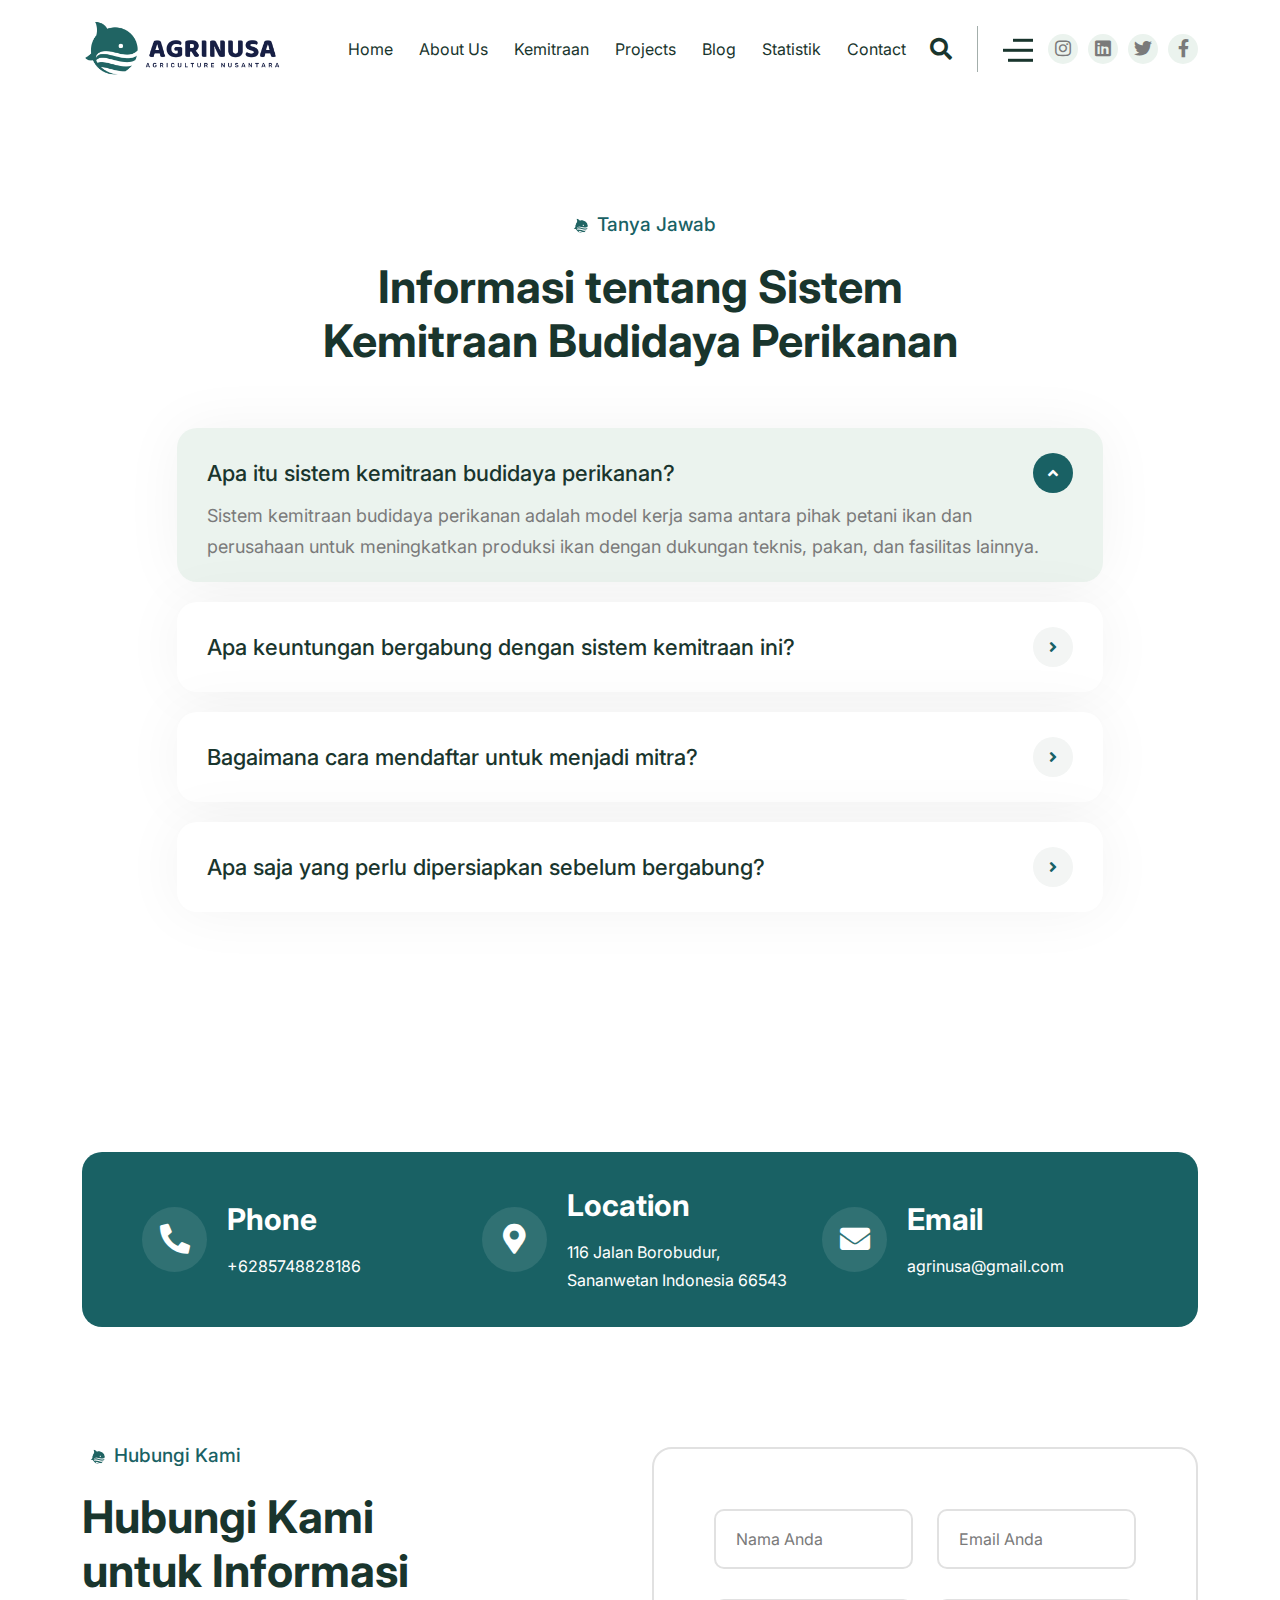
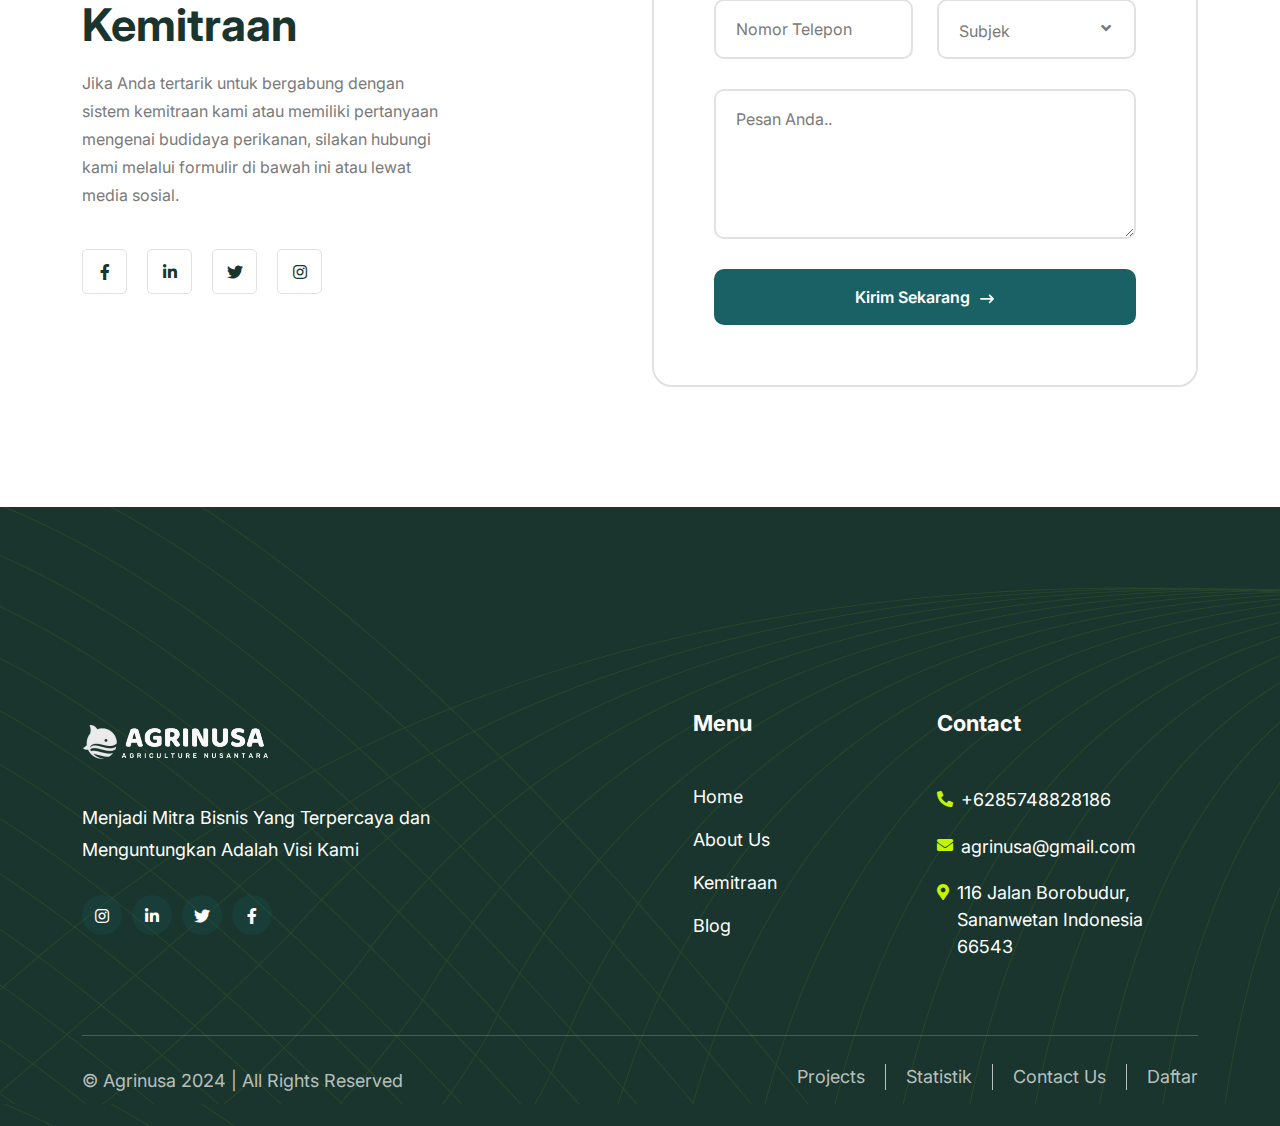
<file: contact.html>
<!doctype html>
<html class="no-js" lang="zxx">

<head>
    <meta charset="utf-8">
    <meta http-equiv="x-ua-compatible" content="ie=edge">
    <title>Agrinusa </title>
    <meta name="description" content="Agrinusa  ">
    <meta name="keywords" content="Agrinusa  ">
    <meta name="robots" content="INDEX,FOLLOW">

    <!-- Mobile Specific Metas -->
    <meta name="viewport" content="width=device-width, initial-scale=1, shrink-to-fit=no">

    <!-- Favicons - Place favicon.ico in the root directory -->
    <link rel="icon" type="image/png" sizes="32x32" href="assets/img/halo/logoatas.png">
    <meta name="msapplication-TileColor" content="#ffffff">
    <meta name="theme-color" content="#ffffff">

    <!--==============================
	  Google Fonts
	============================== -->
    <link rel="preconnect" href="https://fonts.googleapis.com">
    <link rel="preconnect" href="https://fonts.gstatic.com" crossorigin>
    <link href="https://fonts.googleapis.com/css2?family=Inter:wght@100..900&display=swap" rel="stylesheet">


    <!--==============================
	    All CSS File
	============================== -->
    <!-- Bootstrap -->
    <link rel="stylesheet" href="assets/css/bootstrap.min.css">
    <!-- Fontawesome Icon -->
    <link rel="stylesheet" href="assets/css/fontawesome.min.css">
    <!-- Magnific Popup -->
    <link rel="stylesheet" href="assets/css/magnific-popup.min.css">
    <!-- Slick Slider -->
    <link rel="stylesheet" href="assets/css/slick.min.css">
    <!-- Theme Custom CSS -->
    <link rel="stylesheet" href="assets/css/style.css">

</head>

<body>
    <!--********************************
   		Code Start From Here 
	******************************** -->




    <!--==============================
     Preloader
    ==============================-->
    <div class="preloader ">
        <div class="preloader-inner">
            <span class="loader"></span>
        </div>
    </div>

    <!--==============================
Sidemenu
============================== -->
    <div class="sidemenu-wrapper sidemenu-info ">
        <div class="sidemenu-content">
            <button class="closeButton sideMenuCls"><i class="fas fa-times"></i></button>
            <div class="widget">
                <div class="th-widget-about">
                    <div class="about-logo">
                        <a href="index.html"><img src="assets/img/halo/logo agrinusa.png" alt="Laun"></a>
                    </div>
                    <p class="about-text">Kami menyediakan layanan kemitraan budidaya perikanan untuk meningkatkan hasil
                        produksi ikan Anda dengan dukungan teknis dan fasilitas yang memadai.</p>
                    <div class="social-links">
                        <a href="https://www.facebook.com/"><i class="fab fa-facebook-f"></i></a>
                        <a href="https://www.twitter.com/"><i class="fab fa-twitter"></i></a>
                        <a href="https://www.linkedin.com/"><i class="fab fa-linkedin-in"></i></a>
                        <a href="https://www.instagram.com/"><i class="fab fa-instagram"></i></a>
                    </div>
                </div>
            </div>
            <div class="side-info mb-30">
                <div class="contact-list mb-20">
                    <h4>Alamat Kantor</h4>
                    <p>116 Jalan Borobudur, Sananwetan, Indonesia 66543</p>
                </div>
                <div class="contact-list mb-20">
                    <h4>Nomor Telepon</h4>
                    <p class="mb-0">+6285748828186</p>
                    <p>+6285748281443</p>
                </div>
                <div class="contact-list mb-20">
                    <h4>Alamat Email</h4>
                    <p class="mb-0">agrinusa@gmail.com</p>
                </div>
            </div>
            <ul class="side-instagram list-wrap">
                <li><a href="#"><img src="assets/img/berita/pelatihan.png" alt="Produksi Ikan"></a></li>
                <li><a href="#"><img src="assets/img/berita/ekspor.png" alt="Kesehatan Ikan"></a></li>
                <li><a href="#"><img src="assets/img/berita/teknologi.png" alt="Pakan Ikan"></a></li>
                <li><a href="#"><img src="assets/img/berita/kualitasbenih.png" alt="Kemitraan Budidaya"></a></li>
            </ul>
        </div>
    </div>

    <div class="popup-search-box">
        <button class="searchClose"><i class="fas fa-times"></i></button>
        <form action="#">
            <input type="text" placeholder="Apa yang Anda cari?">
            <button type="submit"><i class="fas fa-search"></i></button>
        </form>
    </div>


    <!--==============================
	Header Area
    ==============================-->
    <header class="nav-header header-layout1">
        <div class="sticky-wrapper">
            <!-- Main Menu Area -->
            <div class="container">
                <div class="row align-items-center justify-content-between">
                    <div class="col-auto">
                        <div class="header-logo">
                            <a href="index.html"><img src="assets/img/halo/logo agrinusa.png" alt="logo"></a>
                        </div>
                    </div>
                    <div class="col-auto ms-xl-auto">
                        <nav class="main-menu d-none d-lg-inline-block">
                            <ul>
                                <li>
                                    <a href="index.html">Home</a>
                                </li>
                                <li>
                                    <a href="about.html">About Us</a>
                                </li>
                                <li>
                                    <a href="kemitraan.html">Kemitraan</a>
                                </li>
                                <li>
                                    <a href="project.html">Projects</a>
                                </li>
                                <li>
                                    <a href="blog.html">Blog</a>
                                </li>
                                <li>
                                    <a href="statistik.html">Statistik</a>
                                </li>
                                <li>
                                    <a href="contact.html">Contact</a>
                                </li>
                            </ul>
                        </nav>
                        <div class="navbar-right d-inline-flex d-lg-none">
                            <button type="button" class="menu-toggle icon-btn"><i class="fas fa-bars"></i></button>
                        </div>
                    </div>
                    <div class="col-auto ms-xxl-4 d-xl-block d-none">
                        <div class="header-wrapper">
                            <div class="header-button">
                                <button type="button" class="simple-icon searchBoxToggler"><i
                                        class="fas fa-search"></i></button>
                                <a href="#" class="simple-icon sideMenuToggler d-none d-lg-block"> <img
                                        src="assets/img/icon/bars.svg" alt=""> </a>
                            </div>
                            <div class="social-links">
                                <a href="https://www.instagram.com/"><i class="fab fa-instagram"></i></a>
                                <a href="https://www.linkedin.com/"><i class="fab fa-linkedin"></i></a>
                                <a href="https://www.twitter.com/"><i class="fab fa-twitter"></i></a>
                                <a href="https://www.facebook.com/"><i class="fab fa-facebook-f"></i></a>
                            </div>
                        </div>
                    </div>
                </div>
            </div>
        </div>
    </header>

    <!--==============================
    Faq Area 03 
    ==============================-->
    <section class="faq-area-3 space">
        <div class="container">
            <div class="row justify-content-center">
                <div class="col-xl-7">
                    <div class="title-area text-center mb-60">
                        <span class="sub-title"><img src="assets/img/halo/logoatas.png" alt="shape">Tanya Jawab</span>
                        <h2 class="sec-title style2">Informasi tentang Sistem Kemitraan Budidaya Perikanan</h2>
                    </div>
                </div>
                <div class="col-xl-10">
                    <div class="accordion-area accordion" id="faqAccordion">

                        <div class="accordion-card style3 active">
                            <div class="accordion-header" id="collapse-item-1">
                                <button class="accordion-button " type="button" data-bs-toggle="collapse"
                                    data-bs-target="#collapse-1" aria-expanded="true" aria-controls="collapse-1">Apa itu
                                    sistem kemitraan budidaya perikanan?</button>
                            </div>
                            <div id="collapse-1" class="accordion-collapse collapse show"
                                aria-labelledby="collapse-item-1" data-bs-parent="#faqAccordion">
                                <div class="accordion-body">
                                    <p class="faq-text">Sistem kemitraan budidaya perikanan adalah model kerja sama
                                        antara pihak petani ikan dan perusahaan untuk meningkatkan produksi ikan dengan
                                        dukungan teknis, pakan, dan fasilitas lainnya.</p>
                                </div>
                            </div>
                        </div>

                        <div class="accordion-card style3">
                            <div class="accordion-header" id="collapse-item-2">
                                <button class="accordion-button collapsed" type="button" data-bs-toggle="collapse"
                                    data-bs-target="#collapse-2" aria-expanded="false" aria-controls="collapse-2">Apa
                                    keuntungan bergabung dengan sistem kemitraan ini?</button>
                            </div>
                            <div id="collapse-2" class="accordion-collapse collapse " aria-labelledby="collapse-item-2"
                                data-bs-parent="#faqAccordion">
                                <div class="accordion-body">
                                    <p class="faq-text">Bergabung dengan sistem kemitraan ini memberikan keuntungan
                                        seperti akses ke pakan berkualitas, dukungan teknis, pelatihan, dan pasar yang
                                        lebih luas untuk produk ikan. Selain itu, ada juga kemungkinan untuk mendapatkan
                                        insentif dan bantuan dalam mengatasi tantangan produksi.</p>
                                </div>
                            </div>
                        </div>

                        <div class="accordion-card style3">
                            <div class="accordion-header" id="collapse-item-3">
                                <button class="accordion-button collapsed" type="button" data-bs-toggle="collapse"
                                    data-bs-target="#collapse-3" aria-expanded="false"
                                    aria-controls="collapse-3">Bagaimana cara mendaftar untuk menjadi mitra?</button>
                            </div>
                            <div id="collapse-3" class="accordion-collapse collapse " aria-labelledby="collapse-item-3"
                                data-bs-parent="#faqAccordion">
                                <div class="accordion-body">
                                    <p class="faq-text">Untuk mendaftar sebagai mitra, Anda dapat mengisi formulir
                                        pendaftaran yang tersedia di situs web kami atau menghubungi tim dukungan kami
                                        melalui email atau telepon. Kami akan memproses aplikasi Anda dan menghubungi
                                        Anda untuk langkah selanjutnya.</p>
                                </div>
                            </div>
                        </div>

                        <div class="accordion-card style3">
                            <div class="accordion-header" id="collapse-item-4">
                                <button class="accordion-button collapsed" type="button" data-bs-toggle="collapse"
                                    data-bs-target="#collapse-4" aria-expanded="false" aria-controls="collapse-4">Apa
                                    saja yang perlu dipersiapkan sebelum bergabung?</button>
                            </div>
                            <div id="collapse-4" class="accordion-collapse collapse " aria-labelledby="collapse-item-4"
                                data-bs-parent="#faqAccordion">
                                <div class="accordion-body">
                                    <p class="faq-text">Sebelum bergabung, pastikan Anda memiliki fasilitas budidaya
                                        yang memadai, seperti kolam atau tangki, serta persediaan dan peralatan yang
                                        diperlukan. Kami juga menyarankan untuk memiliki pemahaman dasar tentang teknik
                                        budidaya ikan dan kesiapan untuk mengikuti pelatihan yang kami sediakan.</p>
                                </div>
                            </div>
                        </div>

                    </div>
                </div>
            </div>
        </div>
    </section>


    <!--==============================
    Contact Area  
    ==============================-->
    <div class="contact-area space">
        <div class="container">
            <div class="contact-page-wrap bg-theme">
                <div class="row gy-40 align-items-center">
                    <div class="col-lg-4 col-md-6">
                        <div class="contact-info">
                            <div class="contact-info_icon">
                                <i class="fas fa-phone-alt"></i>
                            </div>
                            <div class="contact-info_details">
                                <h6 class="contact-info_title">Phone</h6>
                                <p class="contact-info_text"><a href="tel:6295550129">+6285748828186</a>
                            </div>

                        </div>
                    </div>

                    <div class="col-lg-4 col-md-6">
                        <div class="contact-info">
                            <div class="contact-info_icon">
                                <i class="fas fa-map-marker-alt"></i>
                            </div>
                            <div class="contact-info_details">
                                <h6 class="contact-info_title">Location</h6>
                                <p class="contact-info_text">116 Jalan Borobudur, Sananwetan Indonesia 66543</p>
                            </div>
                        </div>
                    </div>

                    <div class="col-lg-4 col-md-6">
                        <div class="contact-info">
                            <div class="contact-info_icon">
                                <i class="fas fa-envelope"></i>
                            </div>
                            <div class="contact-info_details">
                                <h6 class="contact-info_title">Email</h6>
                                <p class="contact-info_text"><a
                                        href="mailto:nafiz125432gmail.com">agrinusa@gmail.com</a></p>
                            </div>
                        </div>
                    </div>
                </div>
            </div>
        </div>
    </div>
    <div class="space-bottom">
        <div class="container">
            <div class="row gy-40 justify-content-between">
                <div class="col-lg-4">
                    <div class="title-area mb-0">
                        <span class="sub-title"><img src="assets/img/halo/logoatas.png" alt="shape">Hubungi Kami</span>
                        <h2 class="sec-title style2">Hubungi Kami untuk Informasi Kemitraan</h2>
                        <p class="mb-40">Jika Anda tertarik untuk bergabung dengan sistem kemitraan kami atau memiliki
                            pertanyaan mengenai budidaya perikanan, silakan hubungi kami melalui formulir di bawah ini
                            atau lewat media sosial.</p>
                        <div class="social-btn style4">
                            <a href="https://facebook.com/" tabindex="-1"><i class="fab fa-facebook-f"></i></a>
                            <a href="https://linkedin.com/" tabindex="-1"><i class="fab fa-linkedin-in"></i></a>
                            <a href="https://twitter.com/" tabindex="-1"><i class="fab fa-twitter"></i></a>
                            <a href="https://www.instagram.com/" tabindex="-1"><i class="fab fa-instagram"></i></a>
                        </div>
                    </div>
                </div>
                <div class="col-xl-6 col-lg-8">
                    <div class="contact-form">
                        <div class="row">
                            <div class="col-md-6 form-group">
                                <input type="text" placeholder="Nama Anda" class="form-control style-border">
                            </div>
                            <div class="col-md-6 form-group">
                                <input type="text" placeholder="Email Anda" class="form-control style-border">
                            </div>
                            <div class="col-md-6 form-group">
                                <input type="text" placeholder="Nomor Telepon" class="form-control style-border">
                            </div>
                            <div class="col-md-6 form-group">
                                <select name="subject" id="subject" class="form-select style-border">
                                    <option value="" disabled selected hidden>Subjek</option>
                                    <option value="01">Pertanyaan Umum</option>
                                    <option value="02">Informasi Kemitraan</option>
                                    <option value="03">Masukan dan Saran</option>
                                </select>
                                <i class="fas fa-angle-down"></i>
                            </div>
                            <div class="col-12 form-group">
                                <textarea placeholder="Pesan Anda.." class="form-control style-border"></textarea>
                            </div>
                            <div class="col-12 form-group mb-0">
                                <button class="global-btn w-100">Kirim Sekarang<img src="assets/img/icon/right-icon.svg"
                                        alt=""></button>
                            </div>
                        </div>
                    </div>
                </div>
            </div>
        </div>
    </div>


    <!--==============================
        Footer Area
    ==============================-->
    <footer class="footer-wrapper footer-layout1" style="background-image: url(assets/img/bg/footer-bg1-1.png);">
        <div class="container">
            <div class="widget-area">
                <div class="row justify-content-between">
                    <div class="col-md-6 col-xl-5">
                        <div class="widget footer-widget widget-about">
                            <div class="about-logo">
                                <a href="index.html"><img src="assets/img/halo/fulllwhite.png" alt="Bizmaster"></a>
                            </div>
                            <p class="footer-text mb-30">Menjadi Mitra Bisnis Yang Terpercaya dan Menguntungkan Adalah
                                Visi Kami
                            </p>
                            <div class="social-btn style3">
                                <a href="https://www.instagram.com/" tabindex="-1"><i class="fab fa-instagram"></i></a>
                                <a href="https://linkedin.com/" tabindex="-1"><i class="fab fa-linkedin-in"></i></a>
                                <a href="https://twitter.com/" tabindex="-1"><i class="fab fa-twitter"></i></a>
                                <a href="https://facebook.com/" tabindex="-1"><i class="fab fa-facebook-f"></i></a>
                            </div>
                        </div>
                    </div>
                    <div class="col-md-6 col-xl-auto">
                        <div class="widget widget_nav_menu footer-widget">
                            <h3 class="widget_title">Menu</h3>
                            <div class="menu-all-pages-container">
                                <ul class="menu">
                                    <li><a href="index.html">Home</a></li>
                                    <li><a href="about.html">About Us</a></li>
                                    <li><a href="kemitraan.html">Kemitraan</a></li>
                                    <li><a href="blog.html">Blog</a></li>
                                </ul>
                            </div>
                        </div>
                    </div>
                    <div class="col-md-6 col-xl-3">
                        <div class="widget footer-widget me-xl-3">
                            <h3 class="widget_title">Contact</h3>
                            <div class="widget-contact2">
                                <div class="widget-contact-grid">
                                    <i class="fas fa-phone-alt"></i>
                                    <div class="contact-grid-details">
                                        <h6><a href="tel:+880123456789">+6285748828186</a></p>
                                    </div>
                                </div>
                                <div class="widget-contact-grid">
                                    <i class="fas fa-envelope"></i>
                                    <div class="contact-grid-details">
                                        <h6><a href="mailto:yourmail@gmail.comm">agrinusa@gmail.com</a></p>
                                    </div>
                                </div>
                                <div class="widget-contact-grid">
                                    <i class="fas fa-map-marker-alt"></i>
                                    <div class="contact-grid-details">
                                        <h6>116 Jalan Borobudur, Sananwetan Indonesia 66543</p>
                                    </div>
                                </div>
                            </div>
                        </div>
                    </div>
                </div>
            </div>
        </div>
        <div class="container">
            <div class="copyright-wrap">
                <div class="row gy-3 justify-content-lg-between justify-content-center">
                    <div class="col-auto align-self-center">
                        <p class="copyright-text text-center">© <a href="#">Agrinusa </a> 2024 | All Rights Reserved
                        </p>
                    </div>
                    <div class="col-auto">
                        <div class="footer-links">
                            <a href="project.html">Projects</a>
                            <a href="statistik.html">Statistik</a>
                            <a href="contact.html">Contact Us</a>
                            <a href="index.html">Daftar</a>
                        </div>
                    </div>
                </div>
            </div>
        </div>
    </footer>
    <!--********************************
			Code End  Here 
	******************************** -->

    <!-- Scroll To Top -->
    <div class="scroll-top">
        <svg class="progress-circle svg-content" width="100%" height="100%" viewBox="-1 -1 102 102">
            <path d="M50,1 a49,49 0 0,1 0,98 a49,49 0 0,1 0,-98"
                style="transition: stroke-dashoffset 10ms linear 0s; stroke-dasharray: 307.919, 307.919; stroke-dashoffset: 307.919;">
            </path>
        </svg>
    </div>

    <!--==============================
    All Js File
    ============================== -->
    <!-- Jquery -->
    <script src="assets/js/vendor/jquery-3.6.0.min.js"></script>
    <!-- Slick Slider -->
    <script src="assets/js/slick.min.js"></script>
    <!-- Range Slider -->
    <script src="assets/js/jquery-ui.min.js"></script>
    <!-- Bootstrap -->
    <script src="assets/js/bootstrap.min.js"></script>
    <!-- Magnific Popup -->
    <script src="assets/js/jquery.magnific-popup.min.js"></script>
    <!-- Counter Up -->
    <script src="assets/js/jquery.counterup.min.js"></script>
    <!-- Marquee -->
    <script src="assets/js/jquery.marquee.min.js"></script>
    <!-- Isotope Filter -->
    <script src="assets/js/imagesloaded.pkgd.min.js"></script>
    <script src="assets/js/isotope.pkgd.min.js"></script>

    <!-- Main Js File -->
    <script src="assets/js/main.js"></script>
</body>

</html>
</file>
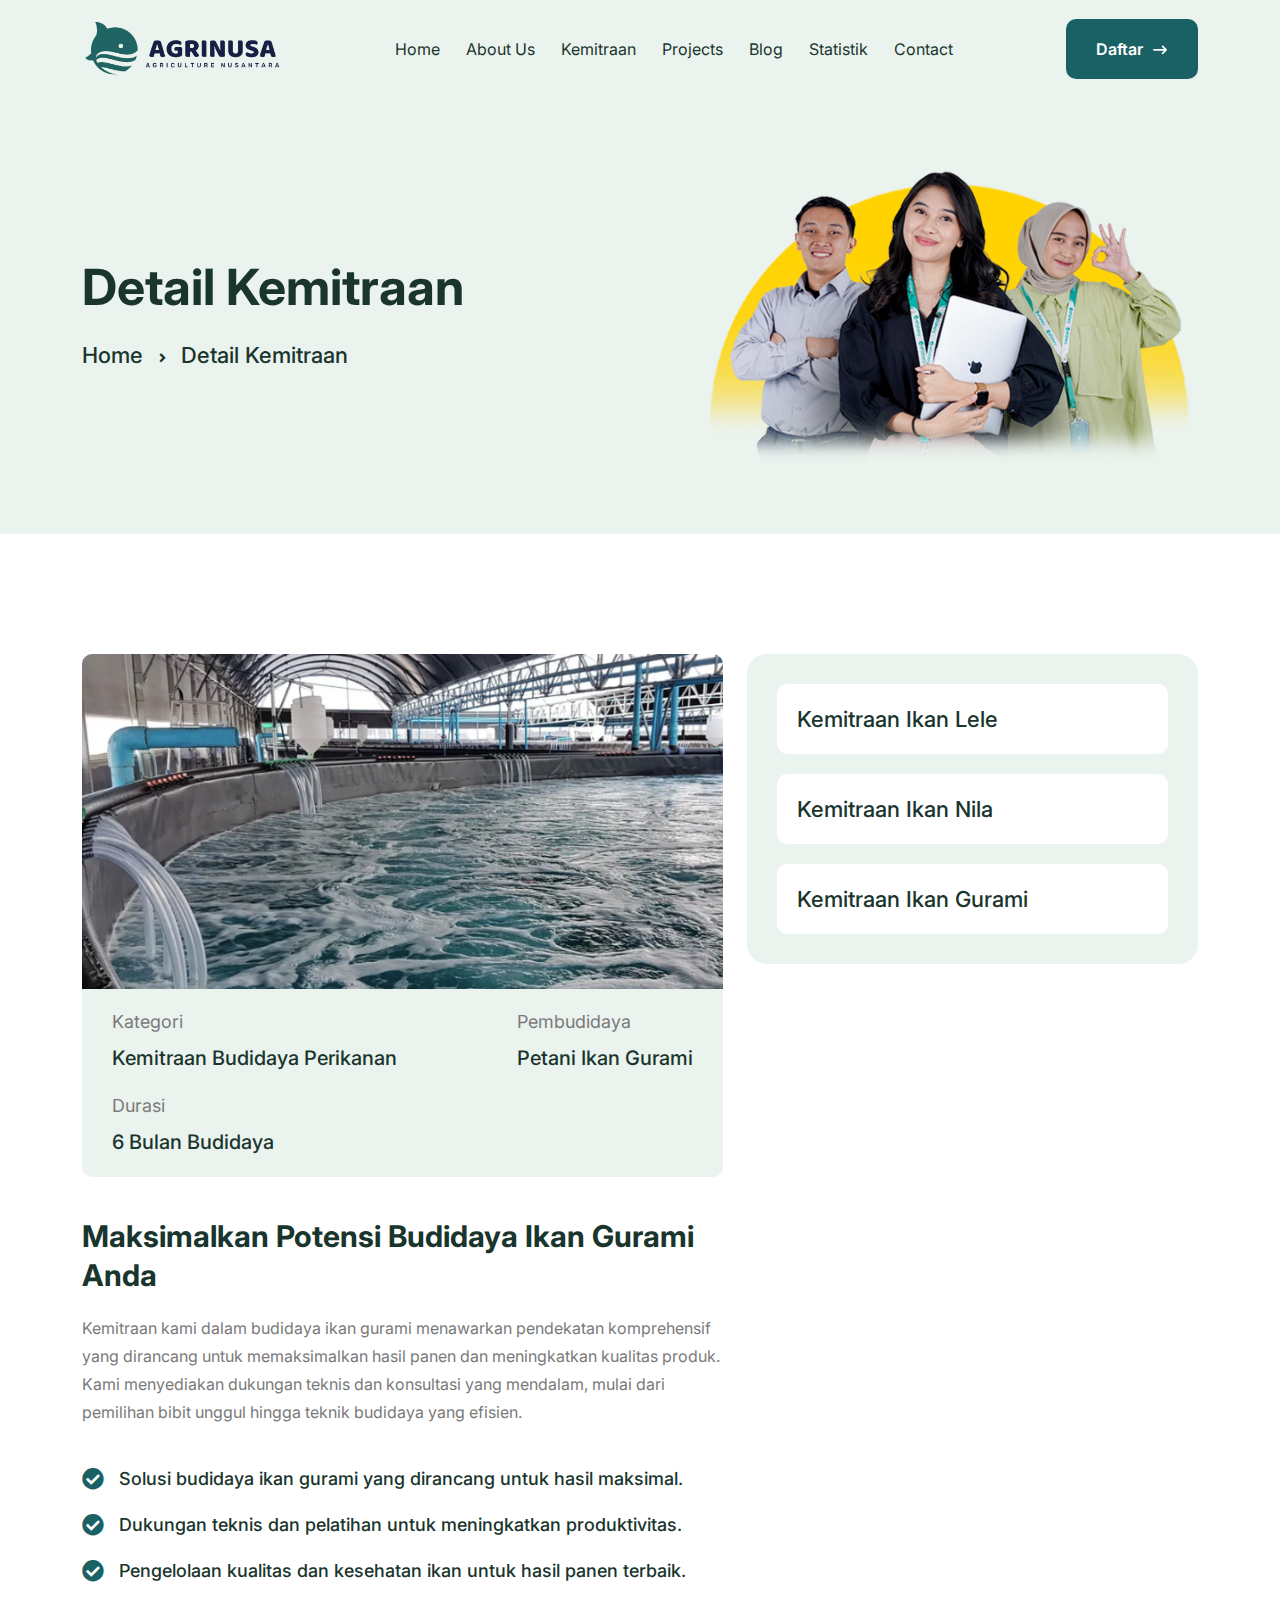
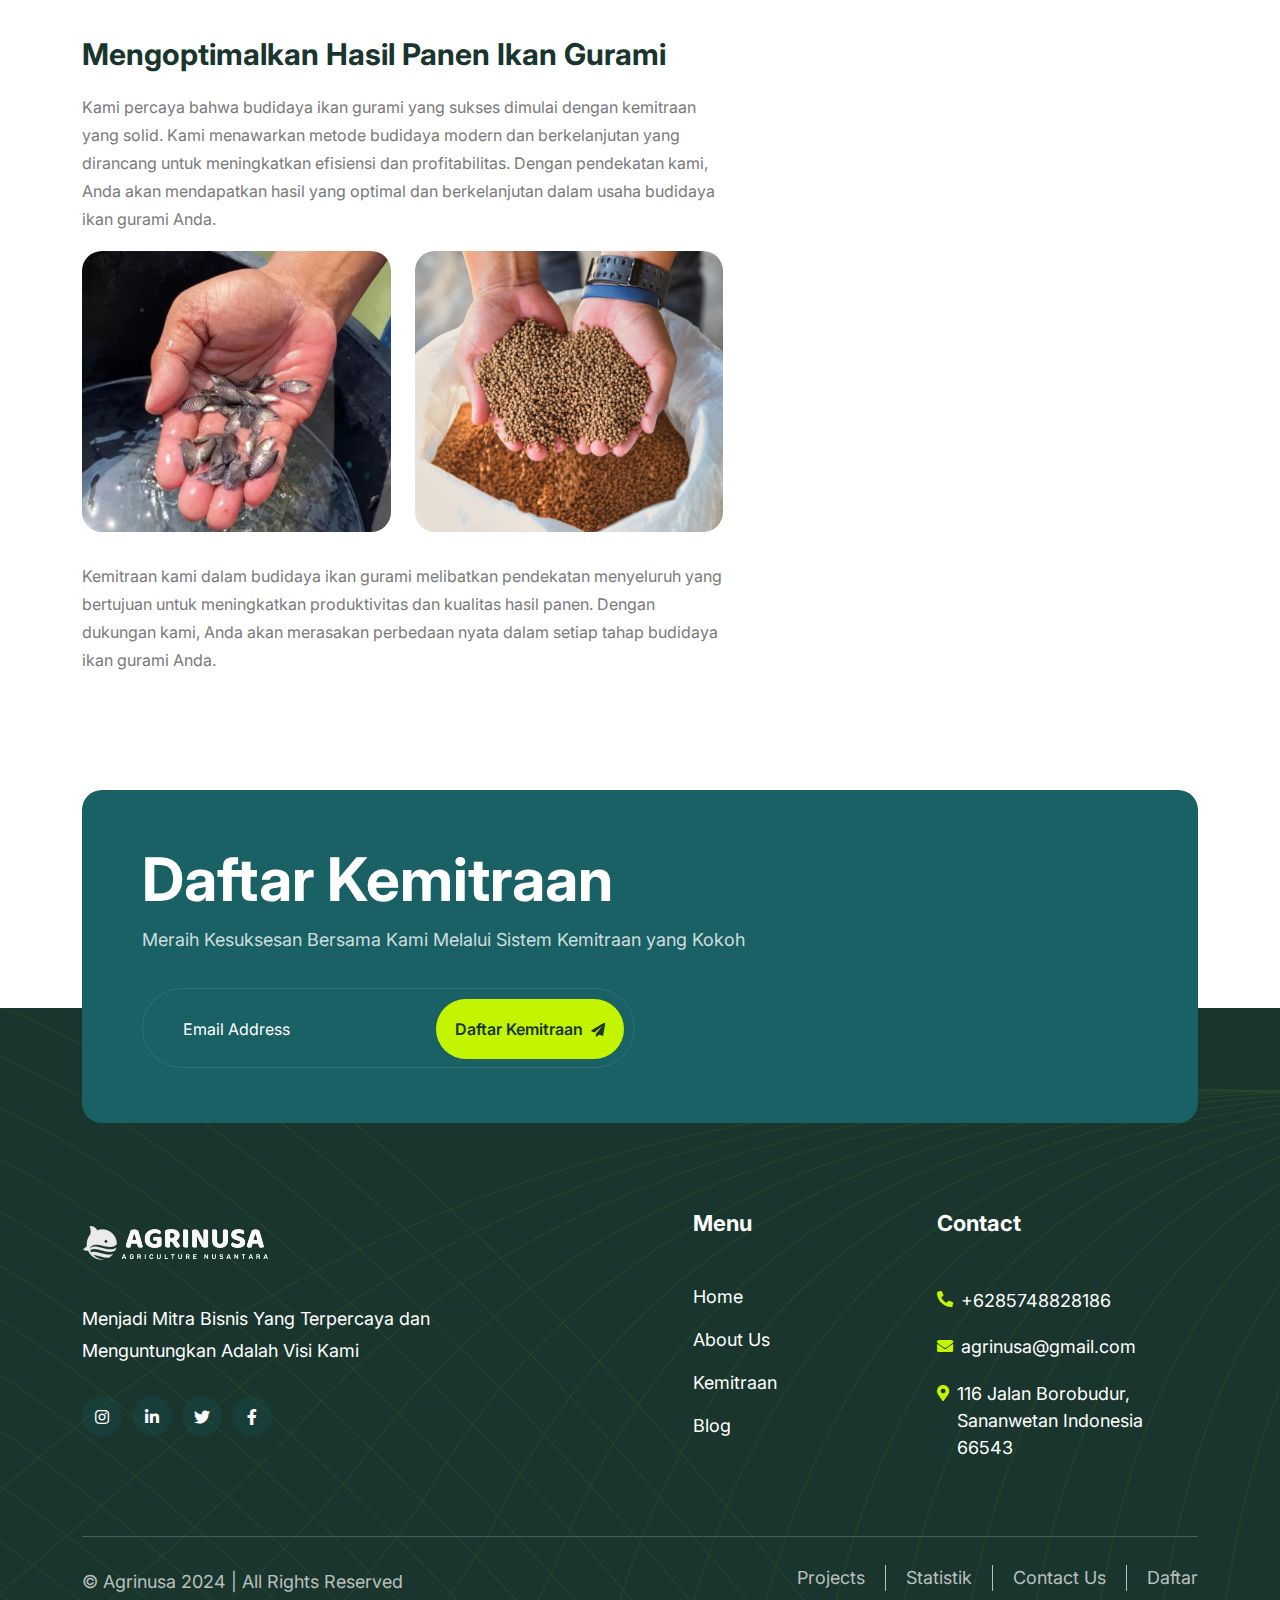
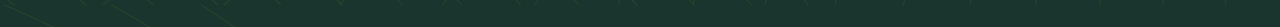
<file: detail-kemitraan.html>
<!doctype html>
<html class="no-js" lang="zxx">

<head>
    <meta charset="utf-8">
    <meta http-equiv="x-ua-compatible" content="ie=edge">
    <title>Agrinusa </title>
    <meta name="description" content="Agrinusa  ">
    <meta name="keywords" content="Agrinusa  ">
    <meta name="robots" content="INDEX,FOLLOW">

    <!-- Mobile Specific Metas -->
    <meta name="viewport" content="width=device-width, initial-scale=1, shrink-to-fit=no">

    <!-- Favicons - Place favicon.ico in the root directory -->
    <link rel="icon" type="image/png" sizes="32x32" href="assets/img/halo/logoatas.png">
    <meta name="msapplication-TileColor" content="#ffffff">
    <meta name="theme-color" content="#ffffff">

    <!--==============================
	  Google Fonts
	============================== -->
    <link rel="preconnect" href="https://fonts.googleapis.com">
    <link rel="preconnect" href="https://fonts.gstatic.com" crossorigin>
    <link href="https://fonts.googleapis.com/css2?family=Inter:wght@100..900&display=swap" rel="stylesheet">


    <!--==============================
	    All CSS File
	============================== -->
    <!-- Bootstrap -->
    <link rel="stylesheet" href="assets/css/bootstrap.min.css">
    <!-- Fontawesome Icon -->
    <link rel="stylesheet" href="assets/css/fontawesome.min.css">
    <!-- Magnific Popup -->
    <link rel="stylesheet" href="assets/css/magnific-popup.min.css">
    <!-- Slick Slider -->
    <link rel="stylesheet" href="assets/css/slick.min.css">
    <!-- Theme Custom CSS -->
    <link rel="stylesheet" href="assets/css/style.css">

</head>

<body>
    <!--********************************
   		Code Start From Here 
	******************************** -->




    <!--==============================
     Preloader
    ==============================-->
    <div class="preloader ">
        <div class="preloader-inner">
            <span class="loader"></span>
        </div>
    </div>

    <!--==============================
Sidemenu
============================== -->
    <div class="sidemenu-wrapper sidemenu-info ">
        <div class="sidemenu-content">
            <button class="closeButton sideMenuCls"><i class="fas fa-times"></i></button>
            <div class="widget">
                <div class="th-widget-about">
                    <div class="about-logo">
                        <a href="index.html"><img src="assets/img/halo/logo agrinusa.png" alt="Laun"></a>
                    </div>
                    <p class="about-text">Kami menyediakan layanan kemitraan budidaya perikanan untuk meningkatkan hasil
                        produksi ikan Anda dengan dukungan teknis dan fasilitas yang memadai.</p>
                    <div class="social-links">
                        <a href="https://www.facebook.com/"><i class="fab fa-facebook-f"></i></a>
                        <a href="https://www.twitter.com/"><i class="fab fa-twitter"></i></a>
                        <a href="https://www.linkedin.com/"><i class="fab fa-linkedin-in"></i></a>
                        <a href="https://www.instagram.com/"><i class="fab fa-instagram"></i></a>
                    </div>
                </div>
            </div>
            <div class="side-info mb-30">
                <div class="contact-list mb-20">
                    <h4>Alamat Kantor</h4>
                    <p>116 Jalan Borobudur, Sananwetan, Indonesia 66543</p>
                </div>
                <div class="contact-list mb-20">
                    <h4>Nomor Telepon</h4>
                    <p class="mb-0">+6285748828186</p>
                    <p>+6285748281443</p>
                </div>
                <div class="contact-list mb-20">
                    <h4>Alamat Email</h4>
                    <p class="mb-0">agrinusa@gmail.com</p>
                </div>
            </div>
            <ul class="side-instagram list-wrap">
                <li><a href="#"><img src="assets/img/berita/pelatihan.png" alt="Produksi Ikan"></a></li>
                <li><a href="#"><img src="assets/img/berita/ekspor.png" alt="Kesehatan Ikan"></a></li>
                <li><a href="#"><img src="assets/img/berita/teknologi.png" alt="Pakan Ikan"></a></li>
                <li><a href="#"><img src="assets/img/berita/kualitasbenih.png" alt="Kemitraan Budidaya"></a></li>
            </ul>
        </div>
    </div>

    <div class="popup-search-box">
        <button class="searchClose"><i class="fas fa-times"></i></button>
        <form action="#">
            <input type="text" placeholder="Apa yang Anda cari?">
            <button type="submit"><i class="fas fa-search"></i></button>
        </form>
    </div>


    <!--==============================
	Header Area
    ==============================-->
    <header class="nav-header header-layout2">
        <div class="sticky-wrapper">
            <!-- Main Menu Area -->
            <div class="menu-area">
                <div class="container">
                    <div class="row align-items-center justify-content-between">
                        <div class="col-auto">
                            <div class="header-logo">
                                <a href="index.html"><img src="assets/img/halo/logo agrinusa.png" alt="logo"></a>
                            </div>
                        </div>
                        <div class="col-auto">
                            <nav class="main-menu d-none d-lg-inline-block">
                                <ul>
                                    <li>
                                        <a href="index.html">Home</a>
                                    </li>
                                    <li>
                                        <a href="about.html">About Us</a>
                                    </li>
                                    <li>
                                        <a href="kemitraan.html">Kemitraan</a>
                                    </li>
                                    <li>
                                        <a href="project.html">Projects</a>
                                    </li>
                                    <li>
                                        <a href="blog.html">Blog</a>
                                    </li>
                                    <li>
                                        <a href="statistik.html">Statistik</a>
                                    </li>
                                    <li>
                                        <a href="contact.html">Contact</a>
                                    </li>
                                </ul>
                            </nav>
                            <div class="navbar-right d-inline-flex d-lg-none">
                                <button type="button" class="menu-toggle icon-btn"><i class="fas fa-bars"></i></button>
                            </div>
                        </div>
                        <div class="col-auto d-xl-block d-none">
                            <div class="header-button">
                                <a href="contact.html" class="global-btn">Daftar<img
                                        src="assets/img/icon/right-icon.svg" alt=""></a>
                            </div>
                        </div>
                    </div>
                </div>
            </div>
        </div>
    </header>

    <!--==============================
    Breadcumb
    ============================== -->
    <div class="breadcumb-wrapper">
        <!-- bg animated image/ -->
        <div class="container">
            <div class="row align-items-center">
                <div class="col-lg-6">
                    <div class="breadcumb-content">
                        <h1 class="breadcumb-title">Detail Kemitraan</h1>
                        <ul class="breadcumb-menu">
                            <li><a href="index.html">Home</a></li>
                            <li class="active">Detail Kemitraan</li>
                        </ul>
                    </div>
                </div>
                <div class="col-lg-6 d-lg-block d-none">
                    <div class="breadcumb-thumb">
                        <img src="assets/img/halo/menukemitraan.png" alt="img">
                    </div>
                </div>
            </div>
        </div>
    </div>

    <!--==============================
Service Details
==============================-->
    <section class="space">
        <div class="container">
            <div class="row gx-30">
                <div class="col-xxl-8 col-lg-7">
                    <div class="page-thumb">
                        <img src="assets/img/halo/perikanan.png" alt="Kemitraan Ikan Gurami">
                    </div>
                    <ul class="service-details-list">
                        <li class="single-service-list">
                            <span class="title">Kategori</span>
                            <h6 class="content">Kemitraan Budidaya Perikanan</h6>
                        </li>
                        <li class="single-service-list">
                            <span class="title">Pembudidaya</span>
                            <h6 class="content">Petani Ikan Gurami</h6>
                        </li>
                        <li class="single-service-list">
                            <span class="title">Durasi</span>
                            <h6 class="content">6 Bulan Budidaya</h6>
                        </li>
                    </ul>
                    <h3 class="page-title mt-40 mb-20">Maksimalkan Potensi Budidaya Ikan Gurami Anda</h3>
                    <p>Kemitraan kami dalam budidaya ikan gurami menawarkan pendekatan komprehensif yang dirancang untuk
                        memaksimalkan hasil panen dan meningkatkan kualitas produk. Kami menyediakan dukungan teknis dan
                        konsultasi yang mendalam, mulai dari pemilihan bibit unggul hingga teknik budidaya yang efisien.
                    </p>
                    <div class="checklist style6 mt-40 mb-60">
                        <ul>
                            <li><i class="fas fa-check-circle"></i> Solusi budidaya ikan gurami yang dirancang untuk
                                hasil maksimal.</li>
                            <li><i class="fas fa-check-circle"></i> Dukungan teknis dan pelatihan untuk meningkatkan
                                produktivitas.</li>
                            <li><i class="fas fa-check-circle"></i> Pengelolaan kualitas dan kesehatan ikan untuk hasil
                                panen terbaik.</li>
                        </ul>
                    </div>
                    <h3 class="page-title mb-20">Mengoptimalkan Hasil Panen Ikan Gurami</h3>
                    <p>Kami percaya bahwa budidaya ikan gurami yang sukses dimulai dengan kemitraan yang solid. Kami
                        menawarkan metode budidaya modern dan berkelanjutan yang dirancang untuk meningkatkan efisiensi
                        dan profitabilitas. Dengan pendekatan kami, Anda akan mendapatkan hasil yang optimal dan
                        berkelanjutan dalam usaha budidaya ikan gurami Anda.</p>
                    <div class="row gy-4">
                        <div class="col-lg-6">
                            <div class="page-thumb style2">
                                <img src="assets/img/halo/bibitikan.png" alt="Budidaya Ikan Gurami">
                            </div>
                        </div>
                        <div class="col-lg-6">
                            <div class="page-thumb style2">
                                <img src="assets/img/halo/pakanikan.png" alt="Pengelolaan Ikan Gurami">
                            </div>
                        </div>
                    </div>
                    <p class="mt-30 mb-n1">Kemitraan kami dalam budidaya ikan gurami melibatkan pendekatan menyeluruh
                        yang bertujuan untuk meningkatkan produktivitas dan kualitas hasil panen. Dengan dukungan kami,
                        Anda akan merasakan perbedaan nyata dalam setiap tahap budidaya ikan gurami Anda.</p>
                </div>

                <div class="col-xxl-4 col-lg-5">
                    <aside class="sidebar-area">
                        <div class="widget widget_categories widget_service-categories">
                            <ul>
                                <li>
                                    <a href="detail-kemitraan.html">Kemitraan Ikan Lele</a>
                                </li>
                                <li>
                                    <a href="detail-kemitraan.html">Kemitraan Ikan Nila</a>
                                </li>
                                <li>
                                    <a href="detail-kemitraan.html">Kemitraan Ikan Gurami</a>
                                </li>
                            </ul>
                        </div>
                    </aside>
                </div>
            </div>
        </div>
    </section>

    <!--==============================
    Newsletter Area  
    ==============================-->
    <div class="container">
        <div class="footer-top-1 bg-theme">
            <div class="footer-top-content">
                <h3 class="footer-top-title text-white">Daftar Kemitraan</h3>
                <p class="footer-top-text">Meraih Kesuksesan Bersama Kami Melalui Sistem Kemitraan yang Kokoh</p>
            </div>
            <form class="newsletter-form">
                <div class="form-group">
                    <input class="form-control" type="email" placeholder="Email Address" required="">
                    <button type="submit" class="global-btn">Daftar Kemitraan<span class="icon"><i
                                class="fa-sharp fas fa-paper-plane ms-2"></i></span></button>
                </div>
            </form>
        </div>
    </div>

    <!--==============================
        Footer Area
    ==============================-->
    <footer class="footer-wrapper footer-layout1" style="background-image: url(assets/img/bg/footer-bg1-1.png);">
        <div class="container">
            <div class="widget-area">
                <div class="row justify-content-between">
                    <div class="col-md-6 col-xl-5">
                        <div class="widget footer-widget widget-about">
                            <div class="about-logo">
                                <a href="index.html"><img src="assets/img/halo/fulllwhite.png" alt="Bizmaster"></a>
                            </div>
                            <p class="footer-text mb-30">Menjadi Mitra Bisnis Yang Terpercaya dan Menguntungkan Adalah
                                Visi Kami
                            </p>
                            <div class="social-btn style3">
                                <a href="https://www.instagram.com/" tabindex="-1"><i class="fab fa-instagram"></i></a>
                                <a href="https://linkedin.com/" tabindex="-1"><i class="fab fa-linkedin-in"></i></a>
                                <a href="https://twitter.com/" tabindex="-1"><i class="fab fa-twitter"></i></a>
                                <a href="https://facebook.com/" tabindex="-1"><i class="fab fa-facebook-f"></i></a>
                            </div>
                        </div>
                    </div>
                    <div class="col-md-6 col-xl-auto">
                        <div class="widget widget_nav_menu footer-widget">
                            <h3 class="widget_title">Menu</h3>
                            <div class="menu-all-pages-container">
                                <ul class="menu">
                                    <li><a href="index.html">Home</a></li>
                                    <li><a href="about.html">About Us</a></li>
                                    <li><a href="kemitraan.html">Kemitraan</a></li>
                                    <li><a href="blog.html">Blog</a></li>
                                </ul>
                            </div>
                        </div>
                    </div>
                    <div class="col-md-6 col-xl-3">
                        <div class="widget footer-widget me-xl-3">
                            <h3 class="widget_title">Contact</h3>
                            <div class="widget-contact2">
                                <div class="widget-contact-grid">
                                    <i class="fas fa-phone-alt"></i>
                                    <div class="contact-grid-details">
                                        <h6><a href="tel:+880123456789">+6285748828186</a></p>
                                    </div>
                                </div>
                                <div class="widget-contact-grid">
                                    <i class="fas fa-envelope"></i>
                                    <div class="contact-grid-details">
                                        <h6><a href="mailto:yourmail@gmail.comm">agrinusa@gmail.com</a></p>
                                    </div>
                                </div>
                                <div class="widget-contact-grid">
                                    <i class="fas fa-map-marker-alt"></i>
                                    <div class="contact-grid-details">
                                        <h6>116 Jalan Borobudur, Sananwetan Indonesia 66543</p>
                                    </div>
                                </div>
                            </div>
                        </div>
                    </div>
                </div>
            </div>
        </div>
        <div class="container">
            <div class="copyright-wrap">
                <div class="row gy-3 justify-content-lg-between justify-content-center">
                    <div class="col-auto align-self-center">
                        <p class="copyright-text text-center">© <a href="#">Agrinusa </a> 2024 | All Rights Reserved
                        </p>
                    </div>
                    <div class="col-auto">
                        <div class="footer-links">
                            <a href="project.html">Projects</a>
                            <a href="statistik.html">Statistik</a>
                            <a href="contact.html">Contact Us</a>
                            <a href="index.html">Daftar</a>
                        </div>
                    </div>
                </div>
            </div>
        </div>
    </footer>
    <!--********************************
			Code End  Here 
	******************************** -->

    <!-- Scroll To Top -->
    <div class="scroll-top">
        <svg class="progress-circle svg-content" width="100%" height="100%" viewBox="-1 -1 102 102">
            <path d="M50,1 a49,49 0 0,1 0,98 a49,49 0 0,1 0,-98"
                style="transition: stroke-dashoffset 10ms linear 0s; stroke-dasharray: 307.919, 307.919; stroke-dashoffset: 307.919;">
            </path>
        </svg>
    </div>

    <!--==============================
    All Js File
    ============================== -->
    <!-- Jquery -->
    <script src="assets/js/vendor/jquery-3.6.0.min.js"></script>
    <!-- Slick Slider -->
    <script src="assets/js/slick.min.js"></script>
    <!-- Range Slider -->
    <script src="assets/js/jquery-ui.min.js"></script>
    <!-- Bootstrap -->
    <script src="assets/js/bootstrap.min.js"></script>
    <!-- Magnific Popup -->
    <script src="assets/js/jquery.magnific-popup.min.js"></script>
    <!-- Counter Up -->
    <script src="assets/js/jquery.counterup.min.js"></script>
    <!-- Marquee -->
    <script src="assets/js/jquery.marquee.min.js"></script>
    <!-- Isotope Filter -->
    <script src="assets/js/imagesloaded.pkgd.min.js"></script>
    <script src="assets/js/isotope.pkgd.min.js"></script>

    <!-- Main Js File -->
    <script src="assets/js/main.js"></script>
</body>

</html>
</file>
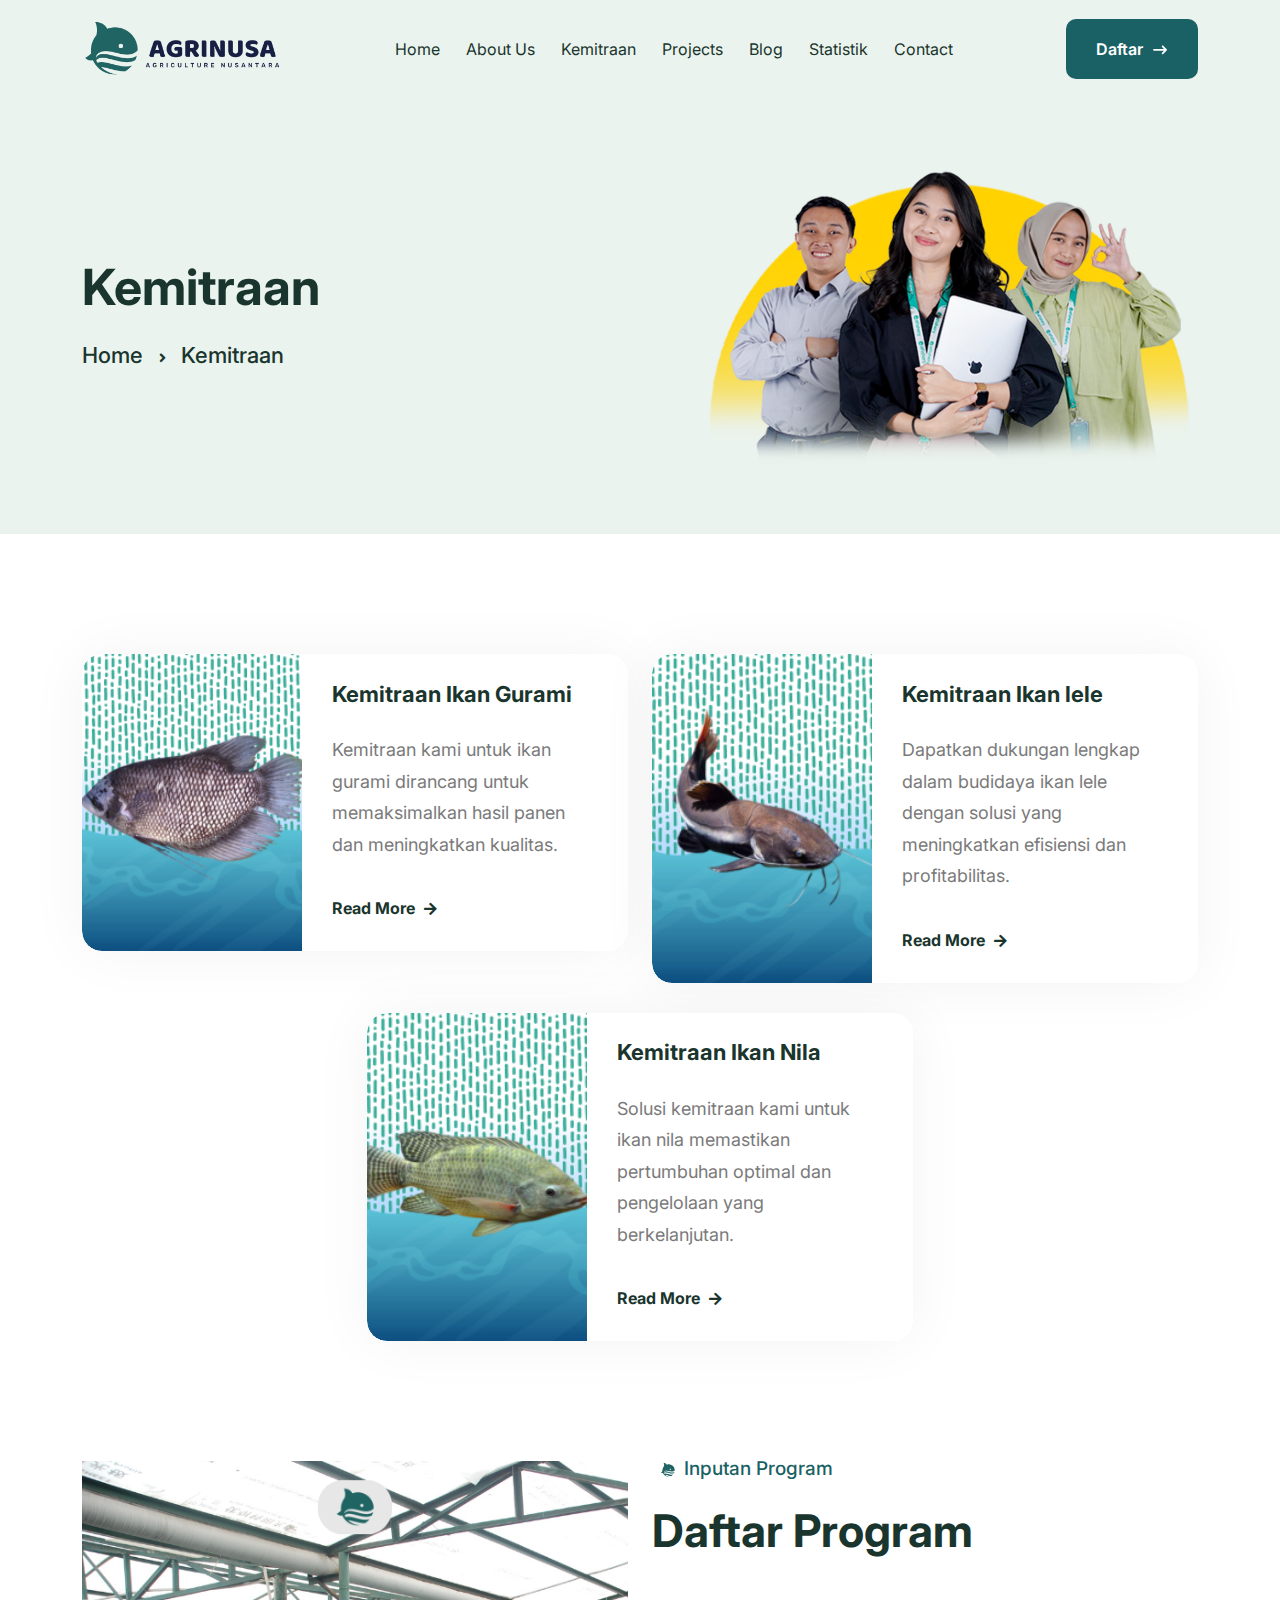
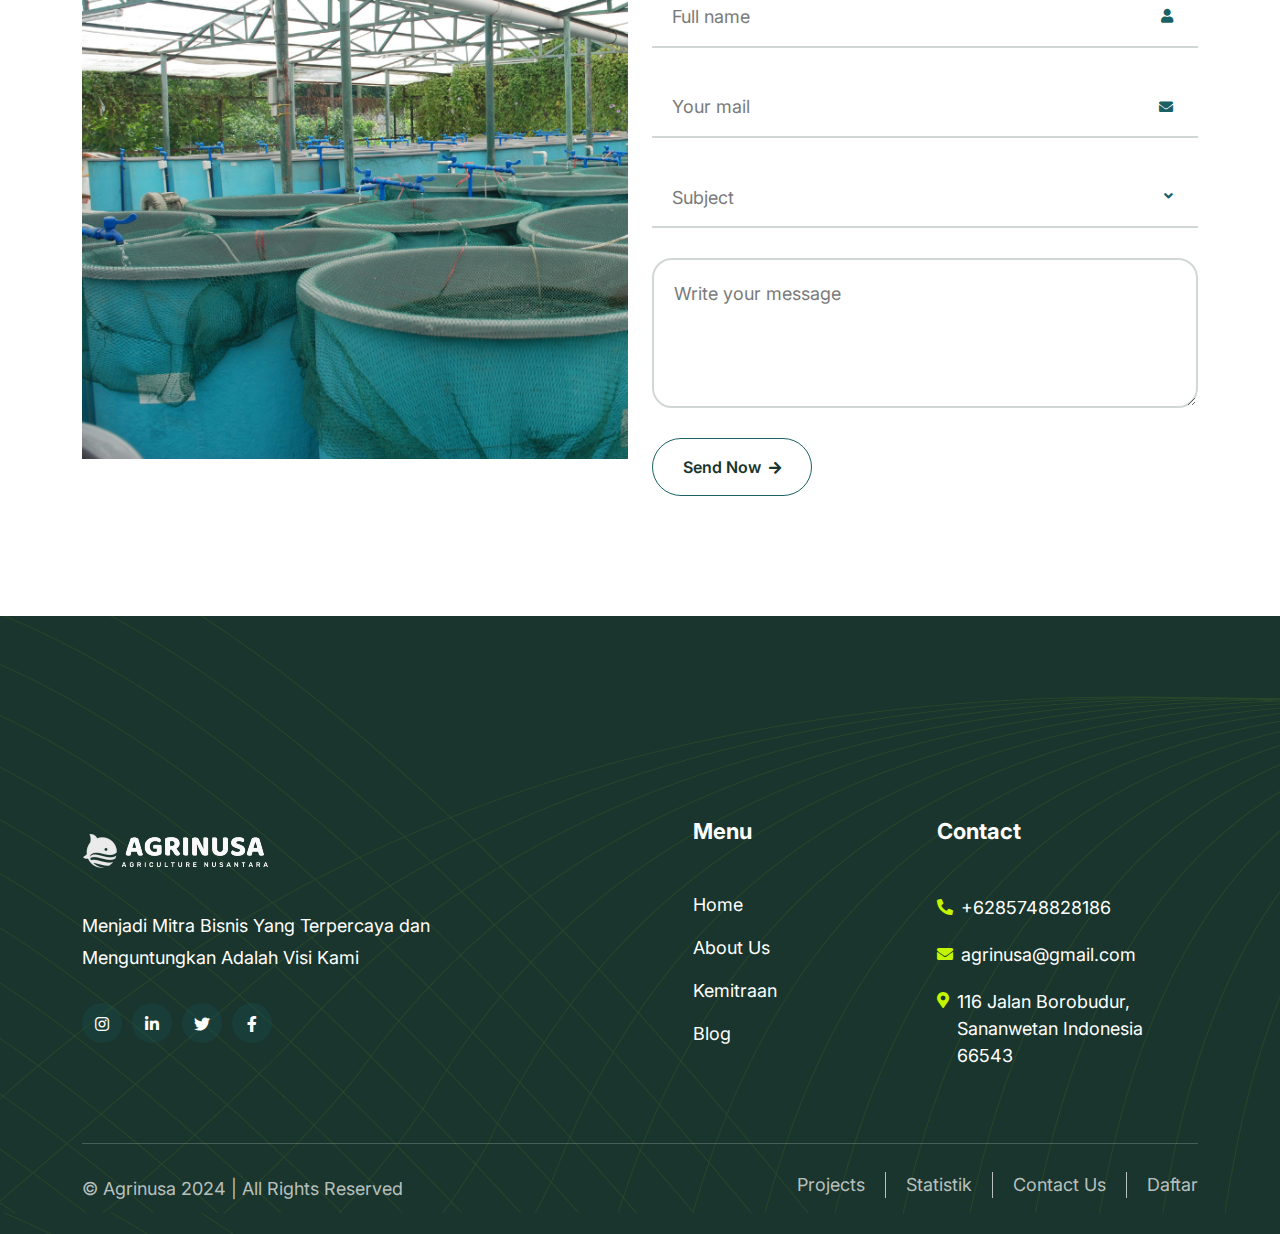
<file: kemitraan.html>
<!doctype html>
<html class="no-js" lang="zxx">

<head>
    <meta charset="utf-8">
    <meta http-equiv="x-ua-compatible" content="ie=edge">
    <title>Agrinusa </title>
    <meta name="description" content="Agrinusa  ">
    <meta name="keywords" content="Agrinusa  ">
    <meta name="robots" content="INDEX,FOLLOW">

    <!-- Mobile Specific Metas -->
    <meta name="viewport" content="width=device-width, initial-scale=1, shrink-to-fit=no">

    <!-- Favicons - Place favicon.ico in the root directory -->
    <link rel="icon" type="image/png" sizes="32x32" href="assets/img/halo/logoatas.png">
    <meta name="msapplication-TileColor" content="#ffffff">
    <meta name="theme-color" content="#ffffff">

    <!--==============================
	  Google Fonts
	============================== -->
    <link rel="preconnect" href="https://fonts.googleapis.com">
    <link rel="preconnect" href="https://fonts.gstatic.com" crossorigin>
    <link href="https://fonts.googleapis.com/css2?family=Inter:wght@100..900&display=swap" rel="stylesheet">


    <!--==============================
	    All CSS File
	============================== -->
    <!-- Bootstrap -->
    <link rel="stylesheet" href="assets/css/bootstrap.min.css">
    <!-- Fontawesome Icon -->
    <link rel="stylesheet" href="assets/css/fontawesome.min.css">
    <!-- Magnific Popup -->
    <link rel="stylesheet" href="assets/css/magnific-popup.min.css">
    <!-- Slick Slider -->
    <link rel="stylesheet" href="assets/css/slick.min.css">
    <!-- Theme Custom CSS -->
    <link rel="stylesheet" href="assets/css/style.css">

</head>

<body>
    <!--********************************
   		Code Start From Here 
	******************************** -->




    <!--==============================
     Preloader
    ==============================-->
    <div class="preloader ">
        <div class="preloader-inner">
            <span class="loader"></span>
        </div>
    </div>

    <!--==============================
Sidemenu
============================== -->
    <div class="sidemenu-wrapper sidemenu-info ">
        <div class="sidemenu-content">
            <button class="closeButton sideMenuCls"><i class="fas fa-times"></i></button>
            <div class="widget">
                <div class="th-widget-about">
                    <div class="about-logo">
                        <a href="index.html"><img src="assets/img/halo/logo agrinusa.png" alt="Laun"></a>
                    </div>
                    <p class="about-text">Kami menyediakan layanan kemitraan budidaya perikanan untuk meningkatkan hasil
                        produksi ikan Anda dengan dukungan teknis dan fasilitas yang memadai.</p>
                    <div class="social-links">
                        <a href="https://www.facebook.com/"><i class="fab fa-facebook-f"></i></a>
                        <a href="https://www.twitter.com/"><i class="fab fa-twitter"></i></a>
                        <a href="https://www.linkedin.com/"><i class="fab fa-linkedin-in"></i></a>
                        <a href="https://www.instagram.com/"><i class="fab fa-instagram"></i></a>
                    </div>
                </div>
            </div>
            <div class="side-info mb-30">
                <div class="contact-list mb-20">
                    <h4>Alamat Kantor</h4>
                    <p>116 Jalan Borobudur, Sananwetan, Indonesia 66543</p>
                </div>
                <div class="contact-list mb-20">
                    <h4>Nomor Telepon</h4>
                    <p class="mb-0">+6285748828186</p>
                    <p>+6285748281443</p>
                </div>
                <div class="contact-list mb-20">
                    <h4>Alamat Email</h4>
                    <p class="mb-0">agrinusa@gmail.com</p>
                </div>
            </div>
            <ul class="side-instagram list-wrap">
                <li><a href="#"><img src="assets/img/berita/pelatihan.png" alt="Produksi Ikan"></a></li>
                <li><a href="#"><img src="assets/img/berita/ekspor.png" alt="Kesehatan Ikan"></a></li>
                <li><a href="#"><img src="assets/img/berita/teknologi.png" alt="Pakan Ikan"></a></li>
                <li><a href="#"><img src="assets/img/berita/kualitasbenih.png" alt="Kemitraan Budidaya"></a></li>
            </ul>
        </div>
    </div>

    <div class="popup-search-box">
        <button class="searchClose"><i class="fas fa-times"></i></button>
        <form action="#">
            <input type="text" placeholder="Apa yang Anda cari?">
            <button type="submit"><i class="fas fa-search"></i></button>
        </form>
    </div>

    <!--==============================
	Header Area
    ==============================-->
    <header class="nav-header header-layout2">
        <div class="sticky-wrapper">
            <!-- Main Menu Area -->
            <div class="menu-area">
                <div class="container">
                    <div class="row align-items-center justify-content-between">
                        <div class="col-auto">
                            <div class="header-logo">
                                <a href="index.html"><img src="assets/img/halo/logo agrinusa.png" alt="logo"></a>
                            </div>
                        </div>
                        <div class="col-auto">
                            <nav class="main-menu d-none d-lg-inline-block">
                                <ul>
                                    <li>
                                        <a href="index.html">Home</a>
                                    </li>
                                    <li>
                                        <a href="about.html">About Us</a>
                                    </li>
                                    <li>
                                        <a href="kemitraan.html">Kemitraan</a>
                                    </li>
                                    <li>
                                        <a href="project.html">Projects</a>
                                    </li>
                                    <li>
                                        <a href="blog.html">Blog</a>
                                    </li>
                                    <li>
                                        <a href="statistik.html">Statistik</a>
                                    </li>
                                    <li>
                                        <a href="contact.html">Contact</a>
                                    </li>
                                </ul>
                            </nav>
                            <div class="navbar-right d-inline-flex d-lg-none">
                                <button type="button" class="menu-toggle icon-btn"><i class="fas fa-bars"></i></button>
                            </div>
                        </div>
                        <div class="col-auto d-xl-block d-none">
                            <div class="header-button">
                                <a href="contact.html" class="global-btn">Daftar<img
                                        src="assets/img/icon/right-icon.svg" alt=""></a>
                            </div>
                        </div>
                    </div>
                </div>
            </div>
        </div>
    </header>

    <!--==============================
    Breadcumb
    ============================== -->
    <div class="breadcumb-wrapper">
        <!-- bg animated image/ -->
        <div class="container">
            <div class="row align-items-center">
                <div class="col-lg-6">
                    <div class="breadcumb-content">
                        <h1 class="breadcumb-title">Kemitraan</h1>
                        <ul class="breadcumb-menu">
                            <li><a href="index.html">Home</a></li>
                            <li class="active">Kemitraan</li>
                        </ul>
                    </div>
                </div>
                <div class="col-lg-6 d-lg-block d-none">
                    <div class="breadcumb-thumb">
                        <img src="assets/img/halo/menukemitraan.png" alt="img">
                    </div>
                </div>
            </div>
        </div>
    </div>

    <!--==============================
    Service Area 01  
    ==============================-->
    <div class="service-area-1 space overflow-hidden">
        <div class="container">
            <div class="row gx-30 gy-30 justify-content-center">
                <div class="col-md-6">
                    <div class="service-card">
                        <div class="service-card_img">
                            <img src="assets/img/halo/ikangurami.png" alt="img">
                        </div>
                        <div class="service-card_content">
                            <h4 class="service-card_title"><a href="detail-kemitraan.html">Kemitraan Ikan Gurami</a></h4>
                            <p class="service-card_text">Kemitraan kami untuk ikan gurami dirancang untuk memaksimalkan
                                hasil panen dan meningkatkan kualitas.</p>
                            <a href="detail-kemitraan.html" class="link-btn">Read More <i
                                    class="fas fa-arrow-right"></i></a>
                        </div>
                    </div>
                </div>
                <div class="col-md-6">
                    <div class="service-card">
                        <div class="service-card_img">
                            <img src="assets/img/halo/ikanlele.png" alt="img">
                        </div>
                        <div class="service-card_content">
                            <h4 class="service-card_title"><a href="detail-kemitraan.html">Kemitraan Ikan lele</a></h4>
                            <p class="service-card_text">Dapatkan dukungan lengkap dalam budidaya ikan lele dengan
                                solusi yang meningkatkan efisiensi dan profitabilitas.</p>
                            <a href="detail-kemitraan.html" class="link-btn">Read More <i
                                    class="fas fa-arrow-right"></i></a>
                        </div>
                    </div>
                </div>
                <div class="col-md-6">
                    <div class="service-card">
                        <div class="service-card_img">
                            <img src="assets/img/halo/ikannila.png" alt="img">
                        </div>
                        <div class="service-card_content">
                            <h4 class="service-card_title"><a href="detail-kemitraan.html">Kemitraan Ikan Nila</a></h4>
                            <p class="service-card_text">Solusi kemitraan kami untuk ikan nila memastikan pertumbuhan
                                optimal dan pengelolaan yang berkelanjutan.</p>
                            <a href="detail-kemitraan.html" class="link-btn">Read More <i
                                    class="fas fa-arrow-right"></i></a>
                        </div>
                    </div>
                </div>

            </div>
        </div>
    </div>

    <!--==============================
    Appointment Area  
    ==============================-->
    <div class="appointment-area-2 space-bottom overflow-hidden">
        <div class="container">
            <div class="row">
                <div class="col-xl-6">
                    <div class="appointment-thumb-2">
                        <img src="assets/img/halo/maridaftar.png" alt="img">
                    </div>
                </div>
                <div class="col-xl-6">
                    <div class="appointment-form-wrap">
                        <div class="title-area mb-30">
                            <span class="sub-title"><img src="assets/img/halo/logoatas.png" alt="shape">Inputan Program
                            </span>
                            <h2 class="sec-title style2">Daftar Program</h2>
                        </div>
                        <form action="mail.php" method="POST" class="appointment-form ajax-contact">
                            <div class="row">
                                <div class=" col-12">
                                    <div class="form-group">
                                        <input type="text" class="form-control style-border" name="name" id="name"
                                            placeholder="Full name">
                                        <i class="fas fa-user"></i>
                                    </div>
                                </div>
                                <div class=" col-12">
                                    <div class="form-group">
                                        <input type="text" class="form-control style-border" name="email" id="email"
                                            placeholder="Your mail">
                                        <i class="fas fa-envelope"></i>
                                    </div>
                                </div>
                                <div class=" col-12">
                                    <div class="form-group">
                                        <select name="subject" id="subject" class="form-select style-border">
                                            <option value="" disabled="" selected="" hidden="">Subject</option>
                                            <option value="01">01</option>
                                            <option value="02">02</option>
                                            <option value="03">03</option>
                                        </select>
                                        <i class="fas fa-angle-down"></i>
                                    </div>
                                </div>
                            </div>
                            <div class="form-group col-12">
                                <textarea placeholder="Write your message" id="contactForm"
                                    class="form-control style-border"></textarea>
                            </div>

                            <div class="form-btn col-12">
                                <button class="global-btn style-border">Send Now<i
                                        class="fas fa-arrow-right ms-2"></i></button>
                            </div>
                        </form>
                    </div>
                </div>

            </div>
        </div>
    </div>

    <!--==============================
        Footer Area
    ==============================-->
    <footer class="footer-wrapper footer-layout1" style="background-image: url(assets/img/bg/footer-bg1-1.png);">
        <div class="container">
            <div class="widget-area">
                <div class="row justify-content-between">
                    <div class="col-md-6 col-xl-5">
                        <div class="widget footer-widget widget-about">
                            <div class="about-logo">
                                <a href="index.html"><img src="assets/img/halo/fulllwhite.png" alt="Bizmaster"></a>
                            </div>
                            <p class="footer-text mb-30">Menjadi Mitra Bisnis Yang Terpercaya dan Menguntungkan Adalah
                                Visi Kami
                            </p>
                            <div class="social-btn style3">
                                <a href="https://www.instagram.com/" tabindex="-1"><i class="fab fa-instagram"></i></a>
                                <a href="https://linkedin.com/" tabindex="-1"><i class="fab fa-linkedin-in"></i></a>
                                <a href="https://twitter.com/" tabindex="-1"><i class="fab fa-twitter"></i></a>
                                <a href="https://facebook.com/" tabindex="-1"><i class="fab fa-facebook-f"></i></a>
                            </div>
                        </div>
                    </div>
                    <div class="col-md-6 col-xl-auto">
                        <div class="widget widget_nav_menu footer-widget">
                            <h3 class="widget_title">Menu</h3>
                            <div class="menu-all-pages-container">
                                <ul class="menu">
                                    <li><a href="index.html">Home</a></li>
                                    <li><a href="about.html">About Us</a></li>
                                    <li><a href="kemitraan.html">Kemitraan</a></li>
                                    <li><a href="blog.html">Blog</a></li>
                                </ul>
                            </div>
                        </div>
                    </div>
                    <div class="col-md-6 col-xl-3">
                        <div class="widget footer-widget me-xl-3">
                            <h3 class="widget_title">Contact</h3>
                            <div class="widget-contact2">
                                <div class="widget-contact-grid">
                                    <i class="fas fa-phone-alt"></i>
                                    <div class="contact-grid-details">
                                        <h6><a href="tel:+880123456789">+6285748828186</a></p>
                                    </div>
                                </div>
                                <div class="widget-contact-grid">
                                    <i class="fas fa-envelope"></i>
                                    <div class="contact-grid-details">
                                        <h6><a href="mailto:yourmail@gmail.comm">agrinusa@gmail.com</a></p>
                                    </div>
                                </div>
                                <div class="widget-contact-grid">
                                    <i class="fas fa-map-marker-alt"></i>
                                    <div class="contact-grid-details">
                                        <h6>116 Jalan Borobudur, Sananwetan Indonesia 66543</p>
                                    </div>
                                </div>
                            </div>
                        </div>
                    </div>
                </div>
            </div>
        </div>
        <div class="container">
            <div class="copyright-wrap">
                <div class="row gy-3 justify-content-lg-between justify-content-center">
                    <div class="col-auto align-self-center">
                        <p class="copyright-text text-center">© <a href="#">Agrinusa </a> 2024 | All Rights Reserved
                        </p>
                    </div>
                    <div class="col-auto">
                        <div class="footer-links">
                            <a href="project.html">Projects</a>
                            <a href="statistik.html">Statistik</a>
                            <a href="contact.html">Contact Us</a>
                            <a href="index.html">Daftar</a>
                        </div>
                    </div>
                </div>
            </div>
        </div>
    </footer>
    <!--********************************
			Code End  Here 
	******************************** -->

    <!-- Scroll To Top -->
    <div class="scroll-top">
        <svg class="progress-circle svg-content" width="100%" height="100%" viewBox="-1 -1 102 102">
            <path d="M50,1 a49,49 0 0,1 0,98 a49,49 0 0,1 0,-98"
                style="transition: stroke-dashoffset 10ms linear 0s; stroke-dasharray: 307.919, 307.919; stroke-dashoffset: 307.919;">
            </path>
        </svg>
    </div>

    <!--==============================
    All Js File
    ============================== -->
    <!-- Jquery -->
    <script src="assets/js/vendor/jquery-3.6.0.min.js"></script>
    <!-- Slick Slider -->
    <script src="assets/js/slick.min.js"></script>
    <!-- Range Slider -->
    <script src="assets/js/jquery-ui.min.js"></script>
    <!-- Bootstrap -->
    <script src="assets/js/bootstrap.min.js"></script>
    <!-- Magnific Popup -->
    <script src="assets/js/jquery.magnific-popup.min.js"></script>
    <!-- Counter Up -->
    <script src="assets/js/jquery.counterup.min.js"></script>
    <!-- Marquee -->
    <script src="assets/js/jquery.marquee.min.js"></script>
    <!-- Isotope Filter -->
    <script src="assets/js/imagesloaded.pkgd.min.js"></script>
    <script src="assets/js/isotope.pkgd.min.js"></script>

    <!-- Main Js File -->
    <script src="assets/js/main.js"></script>
</body>

</html>
</file>
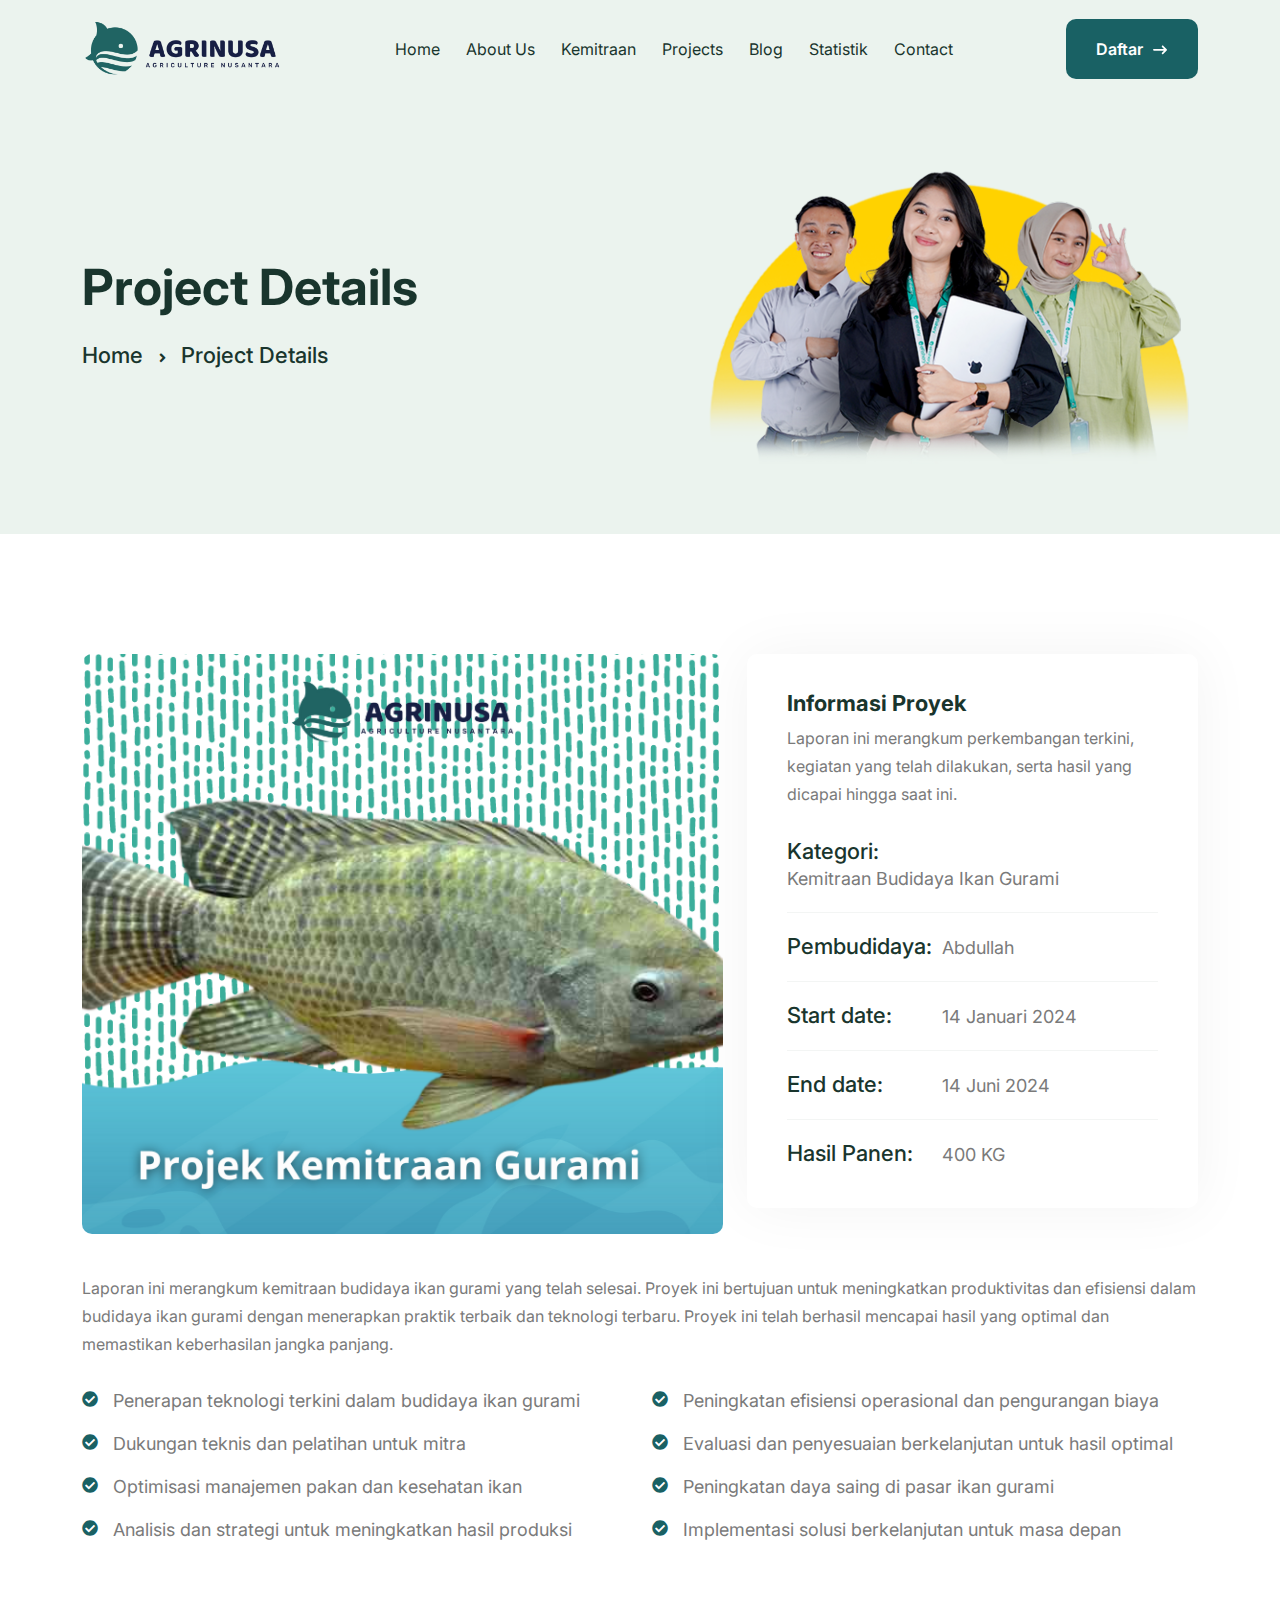
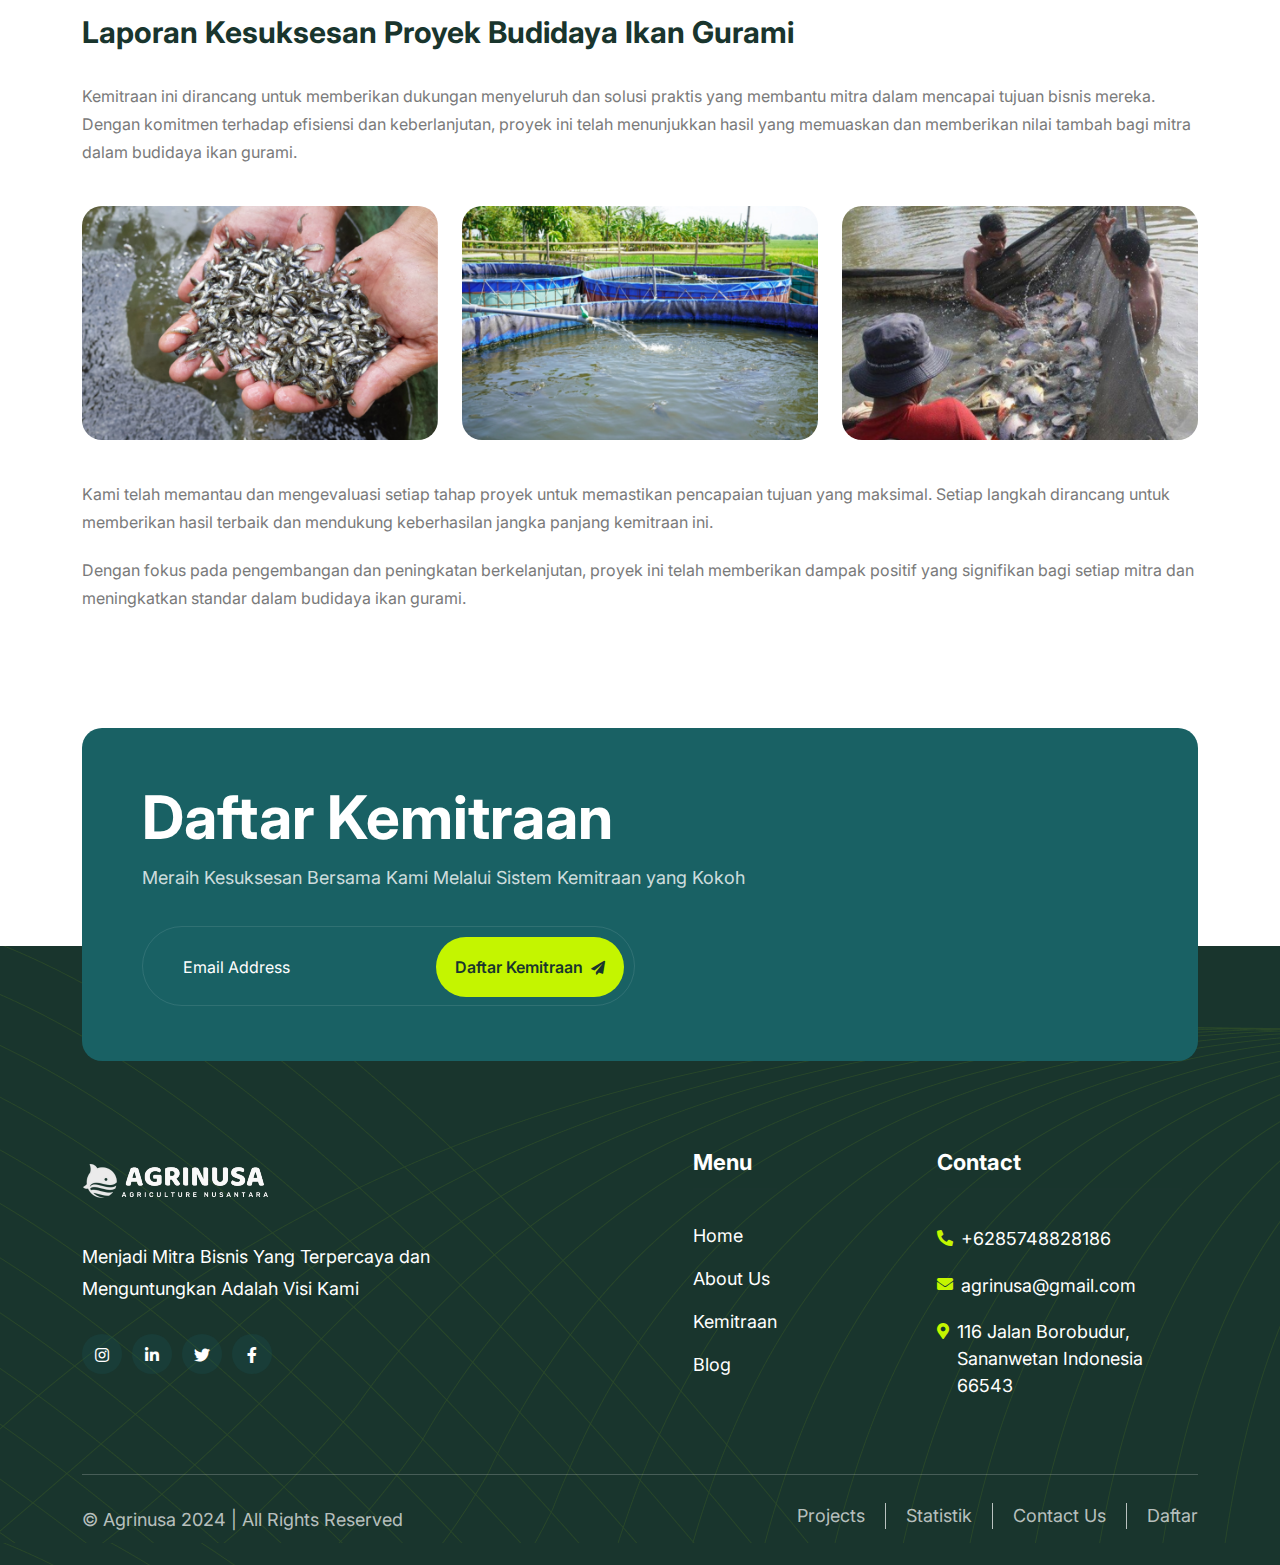
<file: project-details.html>
<!doctype html>
<html class="no-js" lang="zxx">

<head>
    <meta charset="utf-8">
    <meta http-equiv="x-ua-compatible" content="ie=edge">
    <title>Agrinusa </title>
    <meta name="description" content="Agrinusa  ">
    <meta name="keywords" content="Agrinusa  ">
    <meta name="robots" content="INDEX,FOLLOW">

    <!-- Mobile Specific Metas -->
    <meta name="viewport" content="width=device-width, initial-scale=1, shrink-to-fit=no">

    <!-- Favicons - Place favicon.ico in the root directory -->
    <link rel="icon" type="image/png" sizes="32x32" href="assets/img/halo/logoatas.png">
    <meta name="msapplication-TileColor" content="#ffffff">
    <meta name="theme-color" content="#ffffff">

    <!--==============================
	  Google Fonts
	============================== -->
    <link rel="preconnect" href="https://fonts.googleapis.com">
    <link rel="preconnect" href="https://fonts.gstatic.com" crossorigin>
    <link href="https://fonts.googleapis.com/css2?family=Inter:wght@100..900&display=swap" rel="stylesheet">


    <!--==============================
	    All CSS File
	============================== -->
    <!-- Bootstrap -->
    <link rel="stylesheet" href="assets/css/bootstrap.min.css">
    <!-- Fontawesome Icon -->
    <link rel="stylesheet" href="assets/css/fontawesome.min.css">
    <!-- Magnific Popup -->
    <link rel="stylesheet" href="assets/css/magnific-popup.min.css">
    <!-- Slick Slider -->
    <link rel="stylesheet" href="assets/css/slick.min.css">
    <!-- Theme Custom CSS -->
    <link rel="stylesheet" href="assets/css/style.css">

</head>

<body>
    <!--********************************
   		Code Start From Here 
	******************************** -->




    <!--==============================
     Preloader
    ==============================-->
    <div class="preloader ">
        <div class="preloader-inner">
            <span class="loader"></span>
        </div>
    </div>

    <!--==============================
Sidemenu
============================== -->
    <div class="sidemenu-wrapper sidemenu-info ">
        <div class="sidemenu-content">
            <button class="closeButton sideMenuCls"><i class="fas fa-times"></i></button>
            <div class="widget">
                <div class="th-widget-about">
                    <div class="about-logo">
                        <a href="index.html"><img src="assets/img/halo/logo agrinusa.png" alt="Laun"></a>
                    </div>
                    <p class="about-text">Kami menyediakan layanan kemitraan budidaya perikanan untuk meningkatkan hasil
                        produksi ikan Anda dengan dukungan teknis dan fasilitas yang memadai.</p>
                    <div class="social-links">
                        <a href="https://www.facebook.com/"><i class="fab fa-facebook-f"></i></a>
                        <a href="https://www.twitter.com/"><i class="fab fa-twitter"></i></a>
                        <a href="https://www.linkedin.com/"><i class="fab fa-linkedin-in"></i></a>
                        <a href="https://www.instagram.com/"><i class="fab fa-instagram"></i></a>
                    </div>
                </div>
            </div>
            <div class="side-info mb-30">
                <div class="contact-list mb-20">
                    <h4>Alamat Kantor</h4>
                    <p>116 Jalan Borobudur, Sananwetan, Indonesia 66543</p>
                </div>
                <div class="contact-list mb-20">
                    <h4>Nomor Telepon</h4>
                    <p class="mb-0">+6285748828186</p>
                    <p>+6285748281443</p>
                </div>
                <div class="contact-list mb-20">
                    <h4>Alamat Email</h4>
                    <p class="mb-0">agrinusa@gmail.com</p>
                </div>
            </div>
            <ul class="side-instagram list-wrap">
                <li><a href="#"><img src="assets/img/berita/pelatihan.png" alt="Produksi Ikan"></a></li>
                <li><a href="#"><img src="assets/img/berita/ekspor.png" alt="Kesehatan Ikan"></a></li>
                <li><a href="#"><img src="assets/img/berita/teknologi.png" alt="Pakan Ikan"></a></li>
                <li><a href="#"><img src="assets/img/berita/kualitasbenih.png" alt="Kemitraan Budidaya"></a></li>
            </ul>
        </div>
    </div>

    <div class="popup-search-box">
        <button class="searchClose"><i class="fas fa-times"></i></button>
        <form action="#">
            <input type="text" placeholder="Apa yang Anda cari?">
            <button type="submit"><i class="fas fa-search"></i></button>
        </form>
    </div>

    <!--==============================
	Header Area
    ==============================-->
    <header class="nav-header header-layout2">
        <div class="sticky-wrapper">
            <!-- Main Menu Area -->
            <div class="menu-area">
                <div class="container">
                    <div class="row align-items-center justify-content-between">
                        <div class="col-auto">
                            <div class="header-logo">
                                <a href="index.html"><img src="assets/img/halo/logo agrinusa.png" alt="logo"></a>
                            </div>
                        </div>
                        <div class="col-auto">
                            <nav class="main-menu d-none d-lg-inline-block">
                                <ul>
                                    <li>
                                        <a href="index.html">Home</a>
                                    </li>
                                    <li>
                                        <a href="about.html">About Us</a>
                                    </li>
                                    <li>
                                        <a href="service.html">Kemitraan</a>
                                    </li>
                                    <li>
                                        <a href="project.html">Projects</a>
                                    </li>
                                    <li>
                                        <a href="blog.html">Blog</a>
                                    </li>
                                    <li>
                                        <a href="statistik.html">Statistik</a>
                                    </li>
                                    <li>
                                        <a href="contact.html">Contact</a>
                                    </li>
                                </ul>
                            </nav>
                            <div class="navbar-right d-inline-flex d-lg-none">
                                <button type="button" class="menu-toggle icon-btn"><i class="fas fa-bars"></i></button>
                            </div>
                        </div>
                        <div class="col-auto d-xl-block d-none">
                            <div class="header-button">
                                <a href="contact.html" class="global-btn">Daftar<img
                                        src="assets/img/icon/right-icon.svg" alt=""></a>
                            </div>
                        </div>
                    </div>
                </div>
            </div>
        </div>
    </header>

    <!--==============================
    Breadcumb
    ============================== -->
    <div class="breadcumb-wrapper">
        <!-- bg animated image/ -->
        <div class="container">
            <div class="row align-items-center">
                <div class="col-lg-6">
                    <div class="breadcumb-content">
                        <h1 class="breadcumb-title">Project Details</h1>
                        <ul class="breadcumb-menu">
                            <li><a href="index.html">Home</a></li>
                            <li class="active">Project Details</li>
                        </ul>
                    </div>
                </div>
                <div class="col-lg-6 d-lg-block d-none">
                    <div class="breadcumb-thumb">
                        <img src="assets/img/halo/menukemitraan.png" alt="img">
                    </div>
                </div>
            </div>
        </div>
    </div>

    <!--==============================
Portfolio Details Area  
==============================-->
    <div class="portfolio-deatils-area space">
        <div class="container">
            <div class="row gx-30">
                <div class="col-xxl-8 col-lg-7">
                    <div class="page-thumb mb-40">
                        <img src="assets/img/halo/ProjekKemitraanGurami.png" alt="img">
                    </div>
                </div>
                <div class="col-12 order-lg-3">
                    <p class="mb-30">Laporan ini merangkum kemitraan budidaya ikan gurami yang telah selesai. Proyek ini
                        bertujuan untuk meningkatkan produktivitas dan efisiensi dalam budidaya ikan gurami dengan
                        menerapkan praktik terbaik dan teknologi terbaru. Proyek ini telah berhasil mencapai hasil yang
                        optimal dan memastikan keberhasilan jangka panjang.</p>
                    <div class="row gy-3">
                        <div class="col-lg-6">
                            <div class="checklist style2">
                                <ul>
                                    <li><i class="fas fa-check-circle"></i>Penerapan teknologi terkini dalam budidaya
                                        ikan gurami</li>
                                    <li><i class="fas fa-check-circle"></i>Dukungan teknis dan pelatihan untuk mitra
                                    </li>
                                    <li><i class="fas fa-check-circle"></i>Optimisasi manajemen pakan dan kesehatan ikan
                                    </li>
                                    <li><i class="fas fa-check-circle"></i>Analisis dan strategi untuk meningkatkan
                                        hasil produksi</li>
                                </ul>
                            </div>
                        </div>
                        <div class="col-lg-6">
                            <div class="checklist style2">
                                <ul>
                                    <li><i class="fas fa-check-circle"></i>Peningkatan efisiensi operasional dan
                                        pengurangan biaya</li>
                                    <li><i class="fas fa-check-circle"></i>Evaluasi dan penyesuaian berkelanjutan untuk
                                        hasil optimal</li>
                                    <li><i class="fas fa-check-circle"></i>Peningkatan daya saing di pasar ikan gurami
                                    </li>
                                    <li><i class="fas fa-check-circle"></i>Implementasi solusi berkelanjutan untuk masa
                                        depan</li>
                                </ul>
                            </div>
                        </div>
                    </div>
                    <h3 class="page-title mt-70 mb-30">Laporan Kesuksesan Proyek Budidaya Ikan Gurami</h3>
                    <p class="mb-40">Kemitraan ini dirancang untuk memberikan dukungan menyeluruh dan solusi praktis
                        yang membantu mitra dalam mencapai tujuan bisnis mereka. Dengan komitmen terhadap efisiensi dan
                        keberlanjutan, proyek ini telah menunjukkan hasil yang memuaskan dan memberikan nilai tambah
                        bagi mitra dalam budidaya ikan gurami.</p>
                    <div class="row gy-4">
                        <div class="col-md-4">
                            <div class="page-thumb style2">
                                <img src="assets/img/halo/laporan(1).png" alt="img">
                            </div>
                        </div>
                        <div class="col-md-4">
                            <div class="page-thumb style2">
                                <img src="assets/img/halo/laporan(2).png" alt="img">
                            </div>
                        </div>
                        <div class="col-md-4">
                            <div class="page-thumb style2">
                                <img src="assets/img/halo/laporan(3).png" alt="img">
                            </div>
                        </div>
                    </div>
                    <p class="mt-40 mb-20">Kami telah memantau dan mengevaluasi setiap tahap proyek untuk memastikan
                        pencapaian tujuan yang maksimal. Setiap langkah dirancang untuk memberikan hasil terbaik dan
                        mendukung keberhasilan jangka panjang kemitraan ini.</p>
                    <p class="mb-n1">Dengan fokus pada pengembangan dan peningkatan berkelanjutan, proyek ini telah
                        memberikan dampak positif yang signifikan bagi setiap mitra dan meningkatkan standar dalam
                        budidaya ikan gurami.</p>
                </div>
                <div class="col-xxl-4 col-lg-5 order-lg-2">
                    <aside class="sidebar-area">
                        <div class="widget widget_project-info">
                            <h3 class="widget_title">Informasi Proyek</h3>
                            <p class="widget-text">Laporan ini merangkum perkembangan terkini, kegiatan yang telah
                                dilakukan, serta hasil yang dicapai hingga saat ini.</p>
                            <ul>
                                <li>
                                    <strong>Kategori: </strong>
                                    <span>Kemitraan Budidaya Ikan Gurami</span>
                                </li>
                                <li>
                                    <strong>Pembudidaya: </strong>
                                    <span>Abdullah</span>
                                </li>
                                <li>
                                    <strong>Start date: </strong>
                                    <span>14 Januari 2024</span>
                                </li>
                                <li>
                                    <strong>End date: </strong>
                                    <span>14 Juni 2024</span>
                                </li>
                                <li>
                                    <strong>Hasil Panen: </strong>
                                    <span>400 KG</span>
                                </li>
                            </ul>
                        </div>
                    </aside>
                </div>
            </div>
        </div>
    </div>



    <!--==============================
    Newsletter Area  
    ==============================-->
    <div class="container">
        <div class="footer-top-1 bg-theme">
            <div class="footer-top-content">
                <h3 class="footer-top-title text-white">Daftar Kemitraan</h3>
                <p class="footer-top-text">Meraih Kesuksesan Bersama Kami Melalui Sistem Kemitraan yang Kokoh</p>
            </div>
            <form class="newsletter-form">
                <div class="form-group">
                    <input class="form-control" type="email" placeholder="Email Address" required="">
                    <button type="submit" class="global-btn">Daftar Kemitraan<span class="icon"><i
                                class="fa-sharp fas fa-paper-plane ms-2"></i></span></button>
                </div>
            </form>
        </div>
    </div>

    <!--==============================
        Footer Area
    ==============================-->
    <footer class="footer-wrapper footer-layout1" style="background-image: url(assets/img/bg/footer-bg1-1.png);">
        <div class="container">
            <div class="widget-area">
                <div class="row justify-content-between">
                    <div class="col-md-6 col-xl-5">
                        <div class="widget footer-widget widget-about">
                            <div class="about-logo">
                                <a href="index.html"><img src="assets/img/halo/fulllwhite.png" alt="Bizmaster"></a>
                            </div>
                            <p class="footer-text mb-30">Menjadi Mitra Bisnis Yang Terpercaya dan Menguntungkan Adalah
                                Visi Kami
                            </p>
                            <div class="social-btn style3">
                                <a href="https://www.instagram.com/" tabindex="-1"><i class="fab fa-instagram"></i></a>
                                <a href="https://linkedin.com/" tabindex="-1"><i class="fab fa-linkedin-in"></i></a>
                                <a href="https://twitter.com/" tabindex="-1"><i class="fab fa-twitter"></i></a>
                                <a href="https://facebook.com/" tabindex="-1"><i class="fab fa-facebook-f"></i></a>
                            </div>
                        </div>
                    </div>
                    <div class="col-md-6 col-xl-auto">
                        <div class="widget widget_nav_menu footer-widget">
                            <h3 class="widget_title">Menu</h3>
                            <div class="menu-all-pages-container">
                                <ul class="menu">
                                    <li><a href="index.html">Home</a></li>
                                    <li><a href="about.html">About Us</a></li>
                                    <li><a href="service.html">Kemitraan</a></li>
                                    <li><a href="blog.html">Blog</a></li>
                                </ul>
                            </div>
                        </div>
                    </div>
                    <div class="col-md-6 col-xl-3">
                        <div class="widget footer-widget me-xl-3">
                            <h3 class="widget_title">Contact</h3>
                            <div class="widget-contact2">
                                <div class="widget-contact-grid">
                                    <i class="fas fa-phone-alt"></i>
                                    <div class="contact-grid-details">
                                        <h6><a href="tel:+880123456789">+6285748828186</a></p>
                                    </div>
                                </div>
                                <div class="widget-contact-grid">
                                    <i class="fas fa-envelope"></i>
                                    <div class="contact-grid-details">
                                        <h6><a href="mailto:yourmail@gmail.comm">agrinusa@gmail.com</a></p>
                                    </div>
                                </div>
                                <div class="widget-contact-grid">
                                    <i class="fas fa-map-marker-alt"></i>
                                    <div class="contact-grid-details">
                                        <h6>116 Jalan Borobudur, Sananwetan Indonesia 66543</p>
                                    </div>
                                </div>
                            </div>
                        </div>
                    </div>
                </div>
            </div>
        </div>
        <div class="container">
            <div class="copyright-wrap">
                <div class="row gy-3 justify-content-lg-between justify-content-center">
                    <div class="col-auto align-self-center">
                        <p class="copyright-text text-center">© <a href="#">Agrinusa </a> 2024 | All Rights Reserved
                        </p>
                    </div>
                    <div class="col-auto">
                        <div class="footer-links">
                            <a href="project.html">Projects</a>
                            <a href="statistik.html">Statistik</a>
                            <a href="contact.html">Contact Us</a>
                            <a href="index.html">Daftar</a>
                        </div>
                    </div>
                </div>
            </div>
        </div>
    </footer>

    <!--********************************
			Code End  Here 
	******************************** -->

    <!-- Scroll To Top -->
    <div class="scroll-top">
        <svg class="progress-circle svg-content" width="100%" height="100%" viewBox="-1 -1 102 102">
            <path d="M50,1 a49,49 0 0,1 0,98 a49,49 0 0,1 0,-98"
                style="transition: stroke-dashoffset 10ms linear 0s; stroke-dasharray: 307.919, 307.919; stroke-dashoffset: 307.919;">
            </path>
        </svg>
    </div>

    <!--==============================
    All Js File
    ============================== -->
    <!-- Jquery -->
    <script src="assets/js/vendor/jquery-3.6.0.min.js"></script>
    <!-- Slick Slider -->
    <script src="assets/js/slick.min.js"></script>
    <!-- Range Slider -->
    <script src="assets/js/jquery-ui.min.js"></script>
    <!-- Bootstrap -->
    <script src="assets/js/bootstrap.min.js"></script>
    <!-- Magnific Popup -->
    <script src="assets/js/jquery.magnific-popup.min.js"></script>
    <!-- Counter Up -->
    <script src="assets/js/jquery.counterup.min.js"></script>
    <!-- Marquee -->
    <script src="assets/js/jquery.marquee.min.js"></script>
    <!-- Isotope Filter -->
    <script src="assets/js/imagesloaded.pkgd.min.js"></script>
    <script src="assets/js/isotope.pkgd.min.js"></script>

    <!-- Main Js File -->
    <script src="assets/js/main.js"></script>
</body>

</html>
</file>
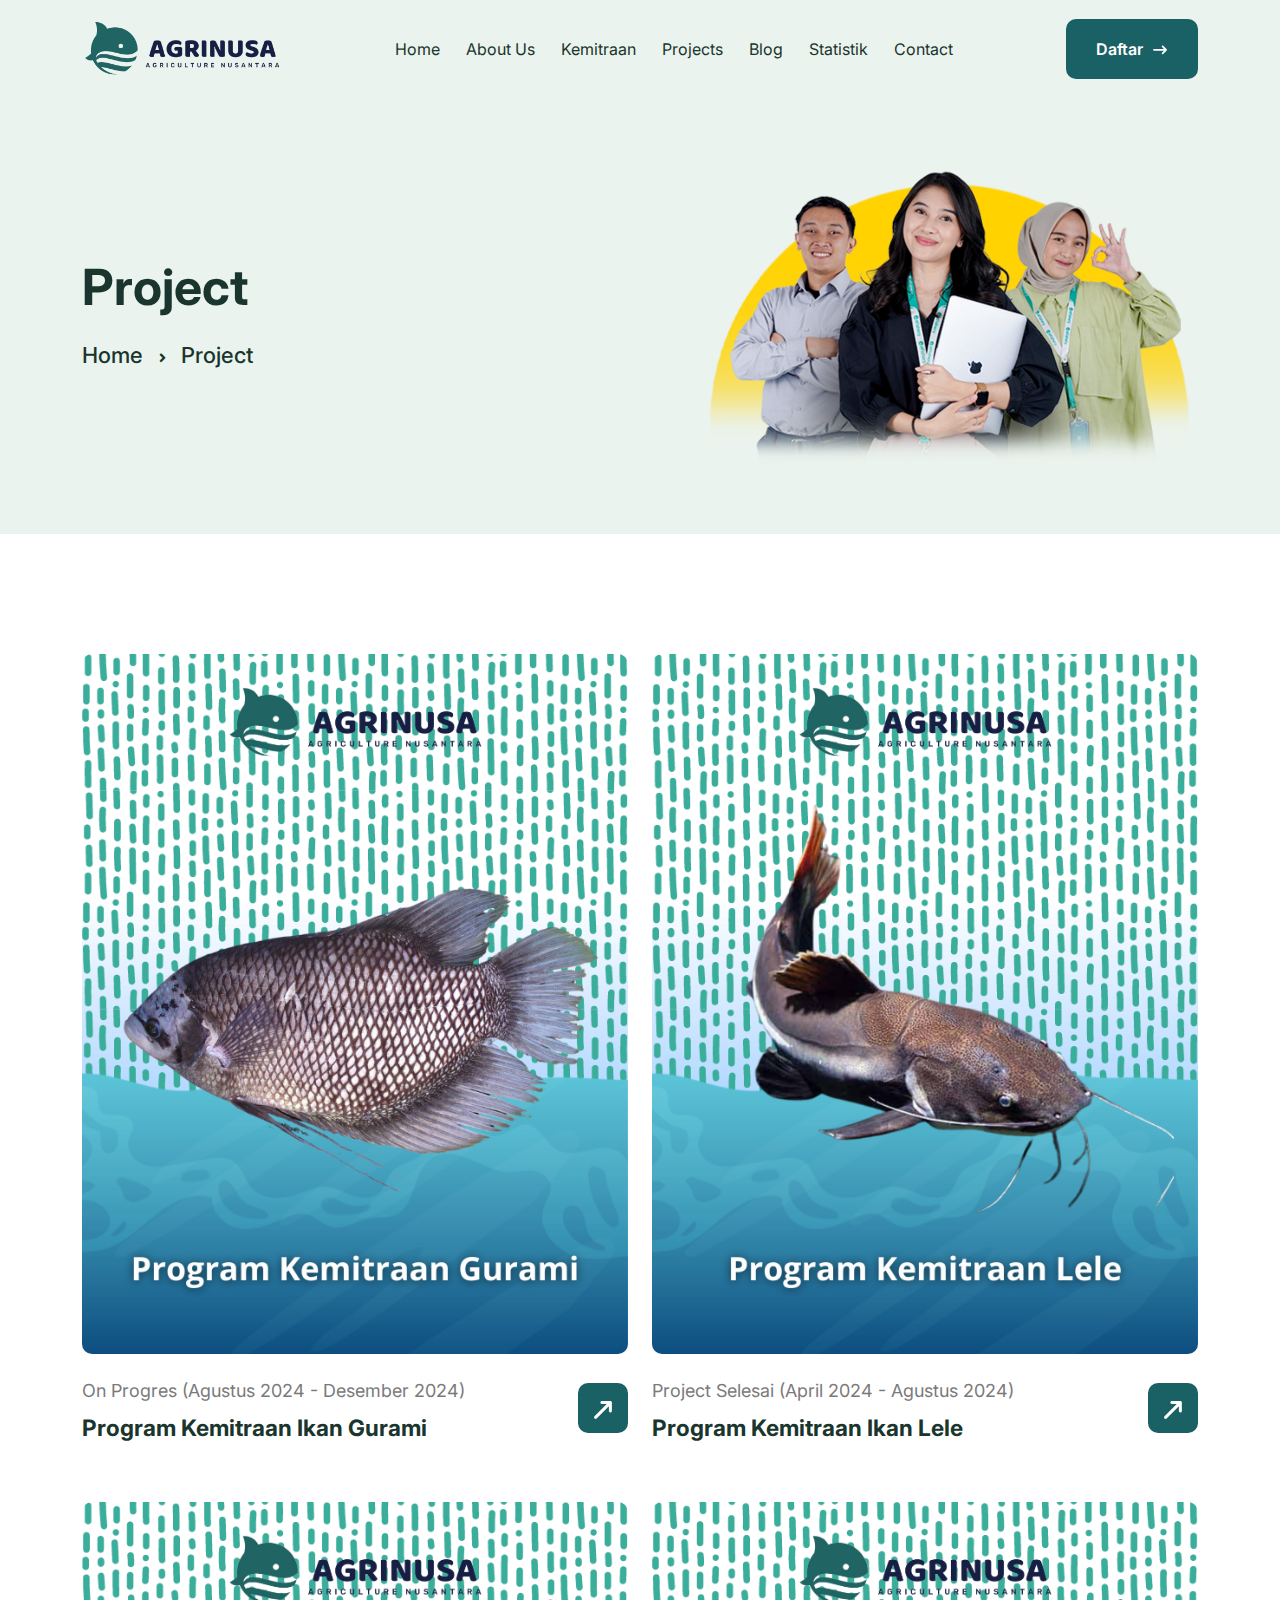
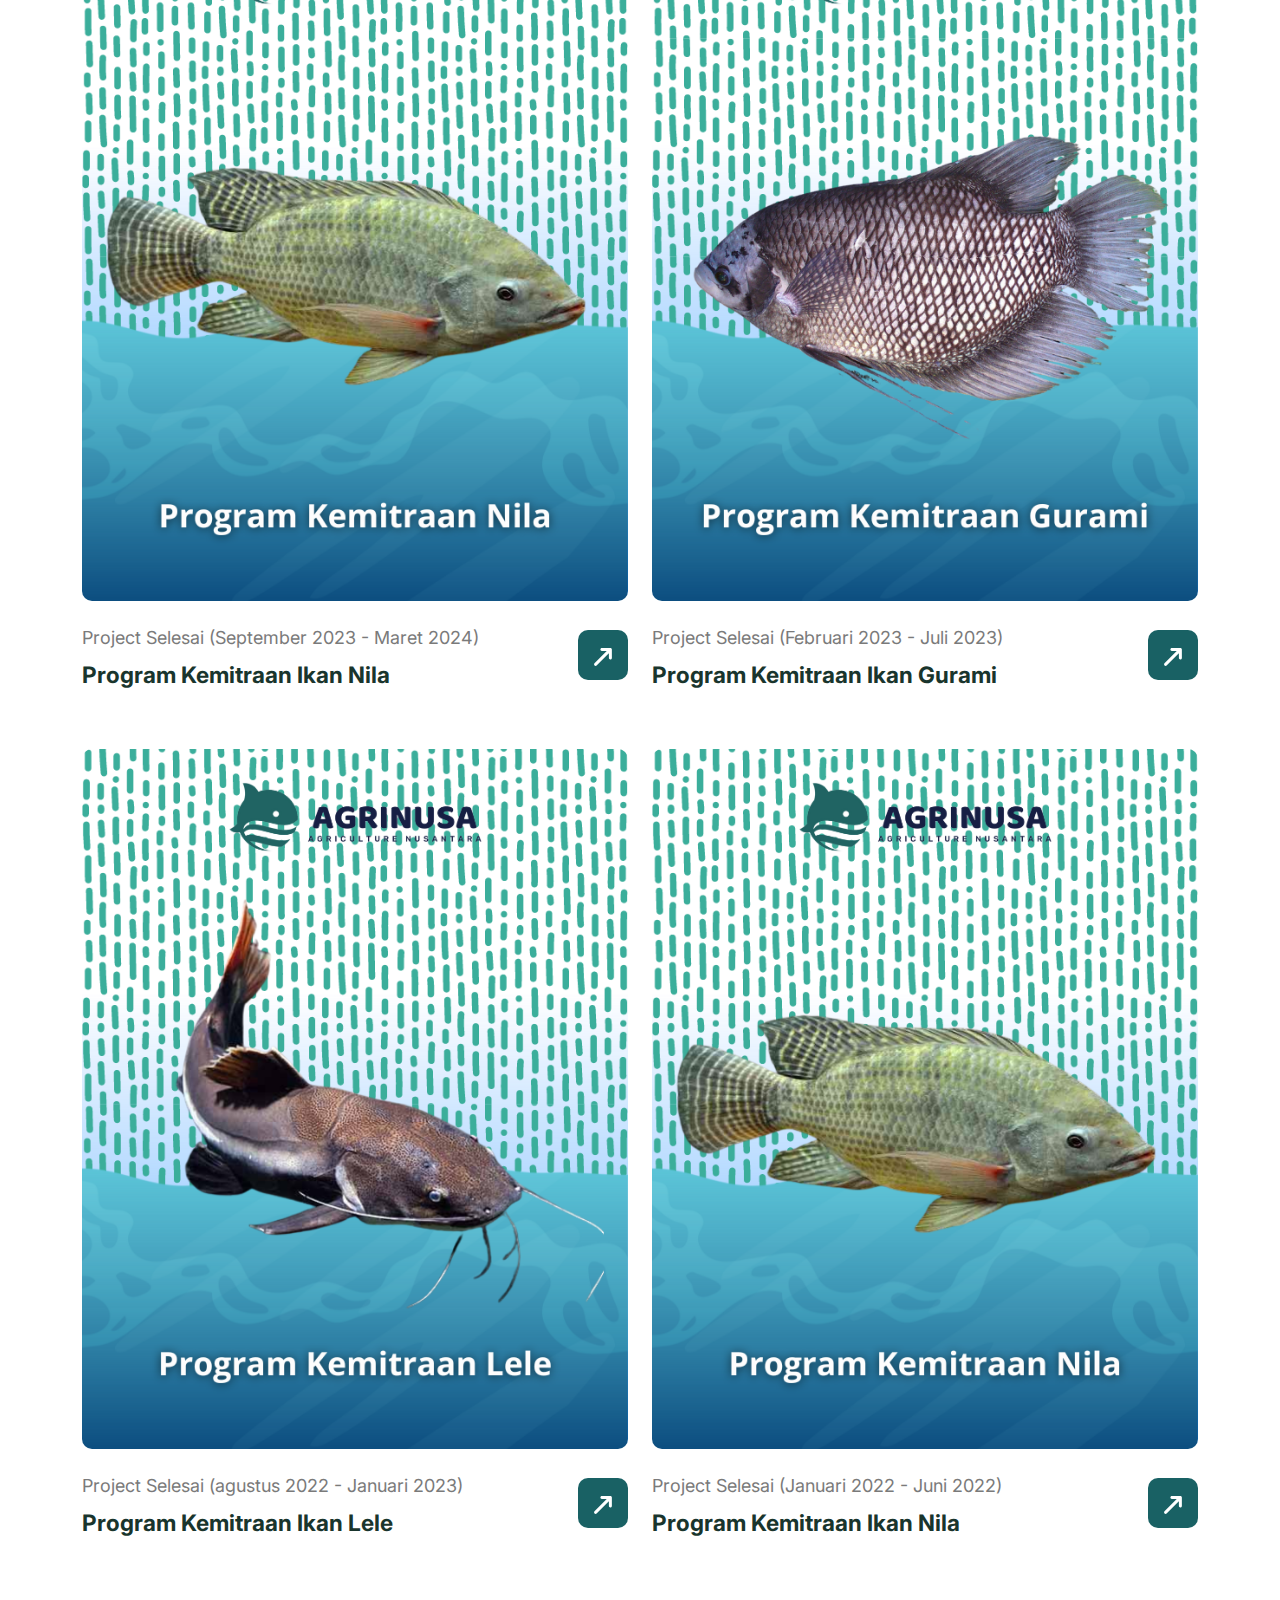
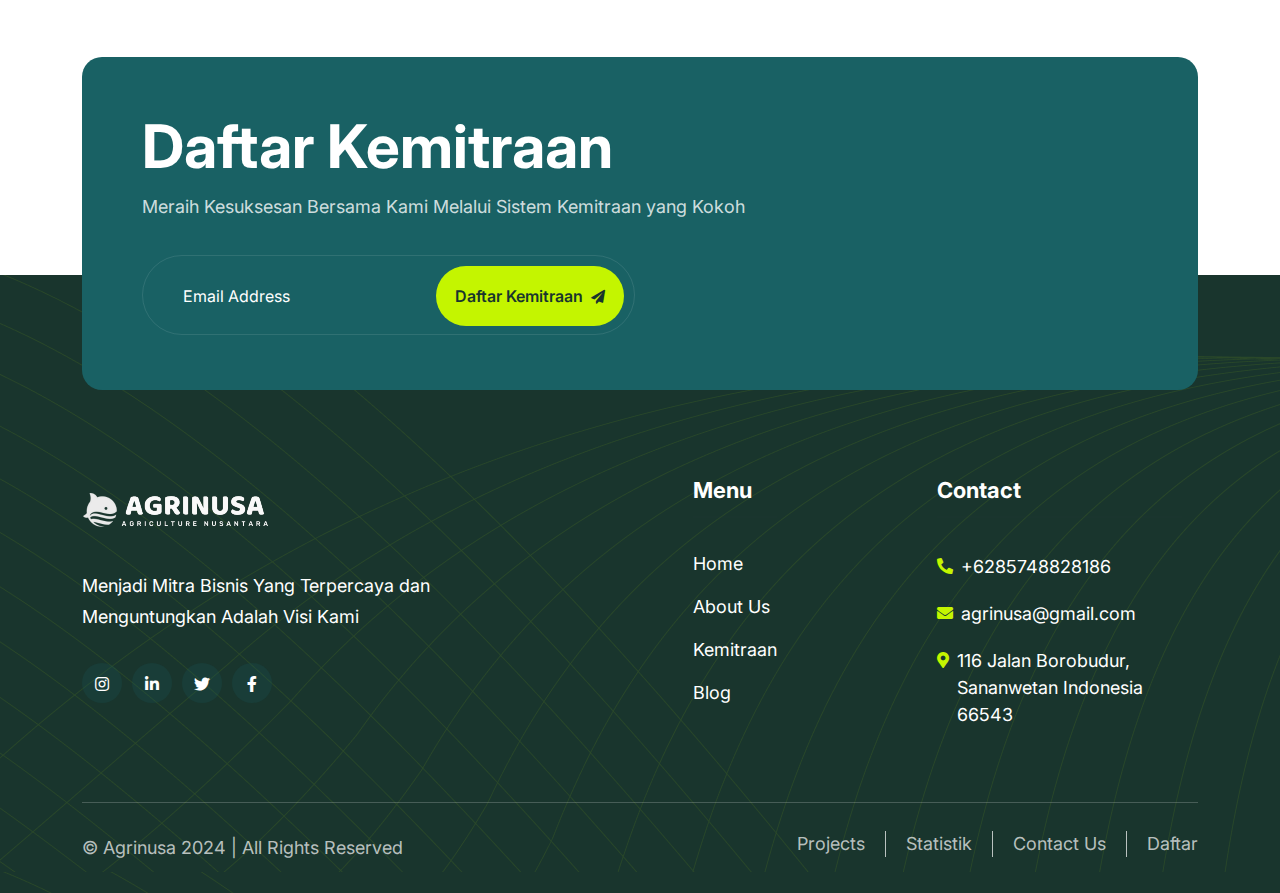
<file: project.html>
<!doctype html>
<html class="no-js" lang="zxx">

<head>
    <meta charset="utf-8">
    <meta http-equiv="x-ua-compatible" content="ie=edge">
    <title>Agrinusa </title>
    <meta name="description" content="Agrinusa  ">
    <meta name="keywords" content="Agrinusa  ">
    <meta name="robots" content="INDEX,FOLLOW">

    <!-- Mobile Specific Metas -->
    <meta name="viewport" content="width=device-width, initial-scale=1, shrink-to-fit=no">

    <!-- Favicons - Place favicon.ico in the root directory -->
    <link rel="icon" type="image/png" sizes="32x32" href="assets/img/halo/logoatas.png">
    <meta name="msapplication-TileColor" content="#ffffff">
    <meta name="theme-color" content="#ffffff">

    <!--==============================
	  Google Fonts
	============================== -->
    <link rel="preconnect" href="https://fonts.googleapis.com">
    <link rel="preconnect" href="https://fonts.gstatic.com" crossorigin>
    <link href="https://fonts.googleapis.com/css2?family=Inter:wght@100..900&display=swap" rel="stylesheet">


    <!--==============================
	    All CSS File
	============================== -->
    <!-- Bootstrap -->
    <link rel="stylesheet" href="assets/css/bootstrap.min.css">
    <!-- Fontawesome Icon -->
    <link rel="stylesheet" href="assets/css/fontawesome.min.css">
    <!-- Magnific Popup -->
    <link rel="stylesheet" href="assets/css/magnific-popup.min.css">
    <!-- Slick Slider -->
    <link rel="stylesheet" href="assets/css/slick.min.css">
    <!-- Theme Custom CSS -->
    <link rel="stylesheet" href="assets/css/style.css">

</head>

<body>
    <!--********************************
   		Code Start From Here 
	******************************** -->




    <!--==============================
     Preloader
    ==============================-->
    <div class="preloader ">
        <div class="preloader-inner">
            <span class="loader"></span>
        </div>
    </div>

    <!--==============================
Sidemenu
============================== -->
    <div class="sidemenu-wrapper sidemenu-info ">
        <div class="sidemenu-content">
            <button class="closeButton sideMenuCls"><i class="fas fa-times"></i></button>
            <div class="widget">
                <div class="th-widget-about">
                    <div class="about-logo">
                        <a href="index.html"><img src="assets/img/halo/logo agrinusa.png" alt="Laun"></a>
                    </div>
                    <p class="about-text">Kami menyediakan layanan kemitraan budidaya perikanan untuk meningkatkan hasil
                        produksi ikan Anda dengan dukungan teknis dan fasilitas yang memadai.</p>
                    <div class="social-links">
                        <a href="https://www.facebook.com/"><i class="fab fa-facebook-f"></i></a>
                        <a href="https://www.twitter.com/"><i class="fab fa-twitter"></i></a>
                        <a href="https://www.linkedin.com/"><i class="fab fa-linkedin-in"></i></a>
                        <a href="https://www.instagram.com/"><i class="fab fa-instagram"></i></a>
                    </div>
                </div>
            </div>
            <div class="side-info mb-30">
                <div class="contact-list mb-20">
                    <h4>Alamat Kantor</h4>
                    <p>116 Jalan Borobudur, Sananwetan, Indonesia 66543</p>
                </div>
                <div class="contact-list mb-20">
                    <h4>Nomor Telepon</h4>
                    <p class="mb-0">+6285748828186</p>
                    <p>+6285748281443</p>
                </div>
                <div class="contact-list mb-20">
                    <h4>Alamat Email</h4>
                    <p class="mb-0">agrinusa@gmail.com</p>
                </div>
            </div>
            <ul class="side-instagram list-wrap">
                <li><a href="#"><img src="assets/img/berita/pelatihan.png" alt="Produksi Ikan"></a></li>
                <li><a href="#"><img src="assets/img/berita/ekspor.png" alt="Kesehatan Ikan"></a></li>
                <li><a href="#"><img src="assets/img/berita/teknologi.png" alt="Pakan Ikan"></a></li>
                <li><a href="#"><img src="assets/img/berita/kualitasbenih.png" alt="Kemitraan Budidaya"></a></li>
            </ul>
        </div>
    </div>

    <div class="popup-search-box">
        <button class="searchClose"><i class="fas fa-times"></i></button>
        <form action="#">
            <input type="text" placeholder="Apa yang Anda cari?">
            <button type="submit"><i class="fas fa-search"></i></button>
        </form>
    </div>

    <!--==============================
	Header Area
    ==============================-->
    <header class="nav-header header-layout2">
        <div class="sticky-wrapper">
            <!-- Main Menu Area -->
            <div class="menu-area">
                <div class="container">
                    <div class="row align-items-center justify-content-between">
                        <div class="col-auto">
                            <div class="header-logo">
                                <a href="index.html"><img src="assets/img/halo/logo agrinusa.png" alt="logo"></a>
                            </div>
                        </div>
                        <div class="col-auto">
                            <nav class="main-menu d-none d-lg-inline-block">
                                <ul>
                                    <li>
                                        <a href="index.html">Home</a>
                                    </li>
                                    <li>
                                        <a href="about.html">About Us</a>
                                    </li>
                                    <li>
                                        <a href="kemitraan.html">Kemitraan</a>
                                    </li>
                                    <li>
                                        <a href="project.html">Projects</a>
                                    </li>
                                    <li>
                                        <a href="blog.html">Blog</a>
                                    </li>
                                    <li>
                                        <a href="statistik.html">Statistik</a>
                                    </li>
                                    <li>
                                        <a href="contact.html">Contact</a>
                                    </li>
                                </ul>
                            </nav>
                            <div class="navbar-right d-inline-flex d-lg-none">
                                <button type="button" class="menu-toggle icon-btn"><i class="fas fa-bars"></i></button>
                            </div>
                        </div>
                        <div class="col-auto d-xl-block d-none">
                            <div class="header-button">
                                <a href="contact.html" class="global-btn">Daftar<img
                                        src="assets/img/icon/right-icon.svg" alt=""></a>
                            </div>
                        </div>
                    </div>
                </div>
            </div>
        </div>
    </header>

    <!--==============================
    Breadcumb
    ============================== -->
    <div class="breadcumb-wrapper">
        <!-- bg animated image/ -->
        <div class="container">
            <div class="row align-items-center">
                <div class="col-lg-6">
                    <div class="breadcumb-content">
                        <h1 class="breadcumb-title">Project</h1>
                        <ul class="breadcumb-menu">
                            <li><a href="index.html">Home</a></li>
                            <li class="active">Project</li>
                        </ul>
                    </div>
                </div>
                <div class="col-lg-6 d-lg-block d-none">
                    <div class="breadcumb-thumb">
                        <img src="assets/img/halo/menukemitraan.png" alt="img">
                    </div>
                </div>
            </div>
        </div>
    </div>

    <!--==============================
    Portfolio Area  
    ==============================-->
    <div class="portfolio-area-1 space">
        <div class="container">
            <div class="row gx-30 gy-60">
                <div class="col-lg-6">
                    <div class="portfolio-card">
                        <div class="portfolio-card-thumb">
                            <img src="assets/img/halo/programgurami.png" alt="img">
                        </div>
                        <div class="portfolio-card-details">
                            <div class="media-left">
                                <span class="portfolio-card-details_subtitle">On Progres (Agustus 2024 - Desember
                                    2024)</span>
                                <h4 class="portfolio-card-details_title"><a href="project-details.html">Program
                                        Kemitraan Ikan Gurami </a></h4>
                            </div>
                            <a href="project-details.html" class="icon-btn">
                                <img src="assets/img/icon/arrow-up-right.svg" alt="">
                            </a>
                        </div>
                    </div>
                </div>
                <div class="col-lg-6">
                    <div class="portfolio-card">
                        <div class="portfolio-card-thumb">
                            <img src="assets/img/halo/programlele.png" alt="img">
                        </div>
                        <div class="portfolio-card-details">
                            <div class="media-left">
                                <span class="portfolio-card-details_subtitle">Project Selesai (April 2024 - Agustus
                                    2024)</span>
                                <h4 class="portfolio-card-details_title"><a href="project-details.html">Program
                                        Kemitraan Ikan Lele </a></h4>
                            </div>
                            <a href="project-details.html" class="icon-btn">
                                <img src="assets/img/icon/arrow-up-right.svg" alt="">
                            </a>
                        </div>
                    </div>
                </div>
                <div class="col-lg-6">
                    <div class="portfolio-card">
                        <div class="portfolio-card-thumb">
                            <img src="assets/img/halo/programnila.png" alt="img">
                        </div>
                        <div class="portfolio-card-details">
                            <div class="media-left">
                                <span class="portfolio-card-details_subtitle">Project Selesai (September 2023 - Maret
                                    2024)</span>
                                <h4 class="portfolio-card-details_title"><a href="project-details.html">Program
                                        Kemitraan Ikan Nila </a></h4>
                            </div>
                            <a href="project-details.html" class="icon-btn">
                                <img src="assets/img/icon/arrow-up-right.svg" alt="">
                            </a>
                        </div>
                    </div>
                </div>
                <div class="col-lg-6">
                    <div class="portfolio-card">
                        <div class="portfolio-card-thumb">
                            <img src="assets/img/halo/programgurami.png" alt="img">
                        </div>
                        <div class="portfolio-card-details">
                            <div class="media-left">
                                <span class="portfolio-card-details_subtitle">Project Selesai (Februari 2023 - Juli
                                    2023)</span>
                                <h4 class="portfolio-card-details_title"><a href="project-details.html">Program
                                        Kemitraan Ikan Gurami </a></h4>
                            </div>
                            <a href="project-details.html" class="icon-btn">
                                <img src="assets/img/icon/arrow-up-right.svg" alt="">
                            </a>
                        </div>
                    </div>
                </div>
                <div class="col-lg-6">
                    <div class="portfolio-card">
                        <div class="portfolio-card-thumb">
                            <img src="assets/img/halo/programlele.png" alt="img">
                        </div>
                        <div class="portfolio-card-details">
                            <div class="media-left">
                                <span class="portfolio-card-details_subtitle">Project Selesai (agustus 2022 - Januari
                                    2023)</span>
                                <h4 class="portfolio-card-details_title"><a href="project-details.html">Program
                                        Kemitraan Ikan Lele </a></h4>
                            </div>
                            <a href="project-details.html" class="icon-btn">
                                <img src="assets/img/icon/arrow-up-right.svg" alt="">
                            </a>
                        </div>
                    </div>
                </div>
                <div class="col-lg-6">
                    <div class="portfolio-card">
                        <div class="portfolio-card-thumb">
                            <img src="assets/img/halo/programnila.png" alt="img">
                        </div>
                        <div class="portfolio-card-details">
                            <div class="media-left">
                                <span class="portfolio-card-details_subtitle">Project Selesai (Januari 2022 - Juni
                                    2022)</span>
                                <h4 class="portfolio-card-details_title"><a href="project-details.html">Program
                                        Kemitraan Ikan Nila </a></h4>
                            </div>
                            <a href="project-details.html" class="icon-btn">
                                <img src="assets/img/icon/arrow-up-right.svg" alt="">
                            </a>
                        </div>
                    </div>
                </div>
            </div>
        </div>
    </div>

    <!--==============================
    Newsletter Area  
    ==============================-->
    <div class="container">
        <div class="footer-top-1 bg-theme">
            <div class="footer-top-content">
                <h3 class="footer-top-title text-white">Daftar Kemitraan</h3>
                <p class="footer-top-text">Meraih Kesuksesan Bersama Kami Melalui Sistem Kemitraan yang Kokoh</p>
            </div>
            <form class="newsletter-form">
                <div class="form-group">
                    <input class="form-control" type="email" placeholder="Email Address" required="">
                    <button type="submit" class="global-btn">Daftar Kemitraan<span class="icon"><i
                                class="fa-sharp fas fa-paper-plane ms-2"></i></span></button>
                </div>
            </form>
        </div>
    </div>

    <!--==============================
        Footer Area
    ==============================-->
    <footer class="footer-wrapper footer-layout1" style="background-image: url(assets/img/bg/footer-bg1-1.png);">
        <div class="container">
            <div class="widget-area">
                <div class="row justify-content-between">
                    <div class="col-md-6 col-xl-5">
                        <div class="widget footer-widget widget-about">
                            <div class="about-logo">
                                <a href="index.html"><img src="assets/img/halo/fulllwhite.png" alt="Bizmaster"></a>
                            </div>
                            <p class="footer-text mb-30">Menjadi Mitra Bisnis Yang Terpercaya dan Menguntungkan Adalah
                                Visi Kami
                            </p>
                            <div class="social-btn style3">
                                <a href="https://www.instagram.com/" tabindex="-1"><i class="fab fa-instagram"></i></a>
                                <a href="https://linkedin.com/" tabindex="-1"><i class="fab fa-linkedin-in"></i></a>
                                <a href="https://twitter.com/" tabindex="-1"><i class="fab fa-twitter"></i></a>
                                <a href="https://facebook.com/" tabindex="-1"><i class="fab fa-facebook-f"></i></a>
                            </div>
                        </div>
                    </div>
                    <div class="col-md-6 col-xl-auto">
                        <div class="widget widget_nav_menu footer-widget">
                            <h3 class="widget_title">Menu</h3>
                            <div class="menu-all-pages-container">
                                <ul class="menu">
                                    <li><a href="index.html">Home</a></li>
                                    <li><a href="about.html">About Us</a></li>
                                    <li><a href="kemitraan.html">Kemitraan</a></li>
                                    <li><a href="blog.html">Blog</a></li>
                                </ul>
                            </div>
                        </div>
                    </div>
                    <div class="col-md-6 col-xl-3">
                        <div class="widget footer-widget me-xl-3">
                            <h3 class="widget_title">Contact</h3>
                            <div class="widget-contact2">
                                <div class="widget-contact-grid">
                                    <i class="fas fa-phone-alt"></i>
                                    <div class="contact-grid-details">
                                        <h6><a href="tel:+880123456789">+6285748828186</a></p>
                                    </div>
                                </div>
                                <div class="widget-contact-grid">
                                    <i class="fas fa-envelope"></i>
                                    <div class="contact-grid-details">
                                        <h6><a href="mailto:yourmail@gmail.comm">agrinusa@gmail.com</a></p>
                                    </div>
                                </div>
                                <div class="widget-contact-grid">
                                    <i class="fas fa-map-marker-alt"></i>
                                    <div class="contact-grid-details">
                                        <h6>116 Jalan Borobudur, Sananwetan Indonesia 66543</p>
                                    </div>
                                </div>
                            </div>
                        </div>
                    </div>
                </div>
            </div>
        </div>
        <div class="container">
            <div class="copyright-wrap">
                <div class="row gy-3 justify-content-lg-between justify-content-center">
                    <div class="col-auto align-self-center">
                        <p class="copyright-text text-center">© <a href="#">Agrinusa </a> 2024 | All Rights Reserved
                        </p>
                    </div>
                    <div class="col-auto">
                        <div class="footer-links">
                            <a href="project.html">Projects</a>
                            <a href="statistik.html">Statistik</a>
                            <a href="contact.html">Contact Us</a>
                            <a href="index.html">Daftar</a>
                        </div>
                    </div>
                </div>
            </div>
        </div>
    </footer>
    <!--********************************
			Code End  Here 
	******************************** -->

    <!-- Scroll To Top -->
    <div class="scroll-top">
        <svg class="progress-circle svg-content" width="100%" height="100%" viewBox="-1 -1 102 102">
            <path d="M50,1 a49,49 0 0,1 0,98 a49,49 0 0,1 0,-98"
                style="transition: stroke-dashoffset 10ms linear 0s; stroke-dasharray: 307.919, 307.919; stroke-dashoffset: 307.919;">
            </path>
        </svg>
    </div>

    <!--==============================
    All Js File
    ============================== -->
    <!-- Jquery -->
    <script src="assets/js/vendor/jquery-3.6.0.min.js"></script>
    <!-- Slick Slider -->
    <script src="assets/js/slick.min.js"></script>
    <!-- Range Slider -->
    <script src="assets/js/jquery-ui.min.js"></script>
    <!-- Bootstrap -->
    <script src="assets/js/bootstrap.min.js"></script>
    <!-- Magnific Popup -->
    <script src="assets/js/jquery.magnific-popup.min.js"></script>
    <!-- Counter Up -->
    <script src="assets/js/jquery.counterup.min.js"></script>
    <!-- Marquee -->
    <script src="assets/js/jquery.marquee.min.js"></script>
    <!-- Isotope Filter -->
    <script src="assets/js/imagesloaded.pkgd.min.js"></script>
    <script src="assets/js/isotope.pkgd.min.js"></script>

    <!-- Main Js File -->
    <script src="assets/js/main.js"></script>
</body>

</html>
</file>
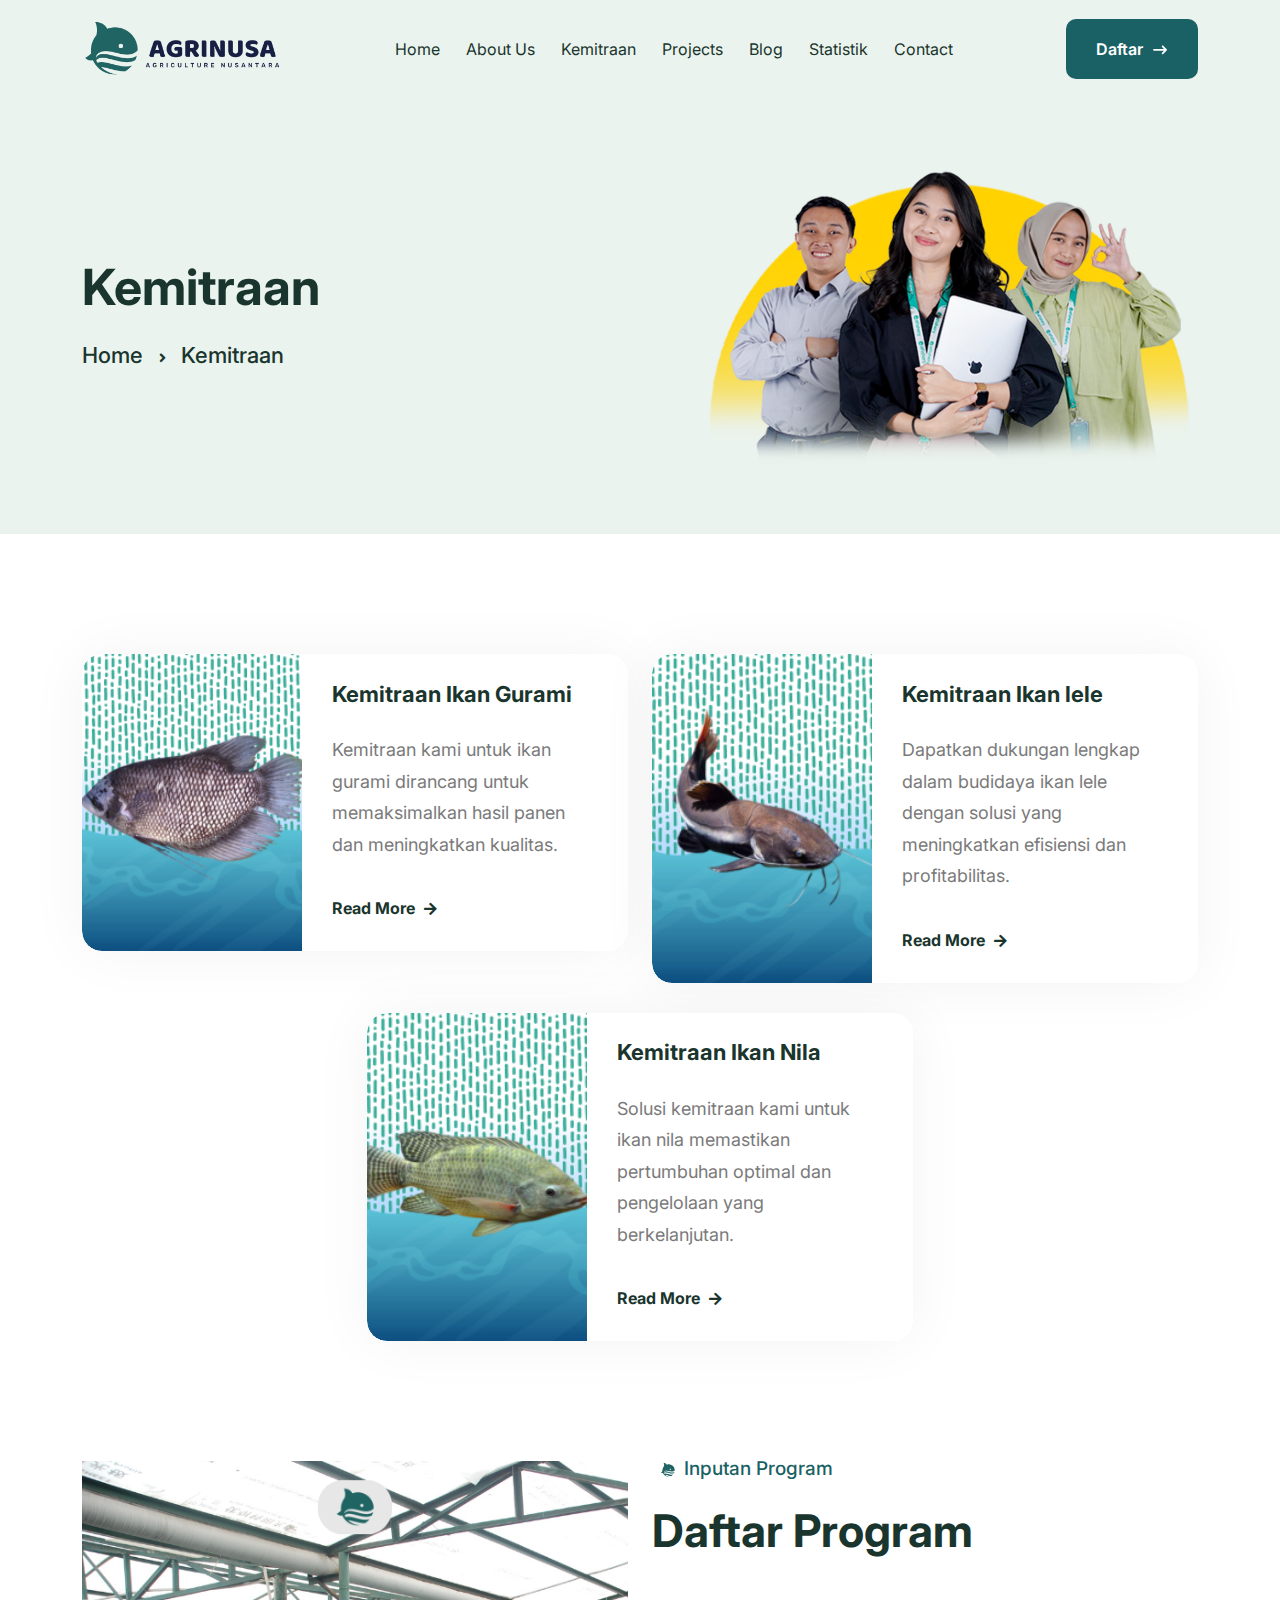
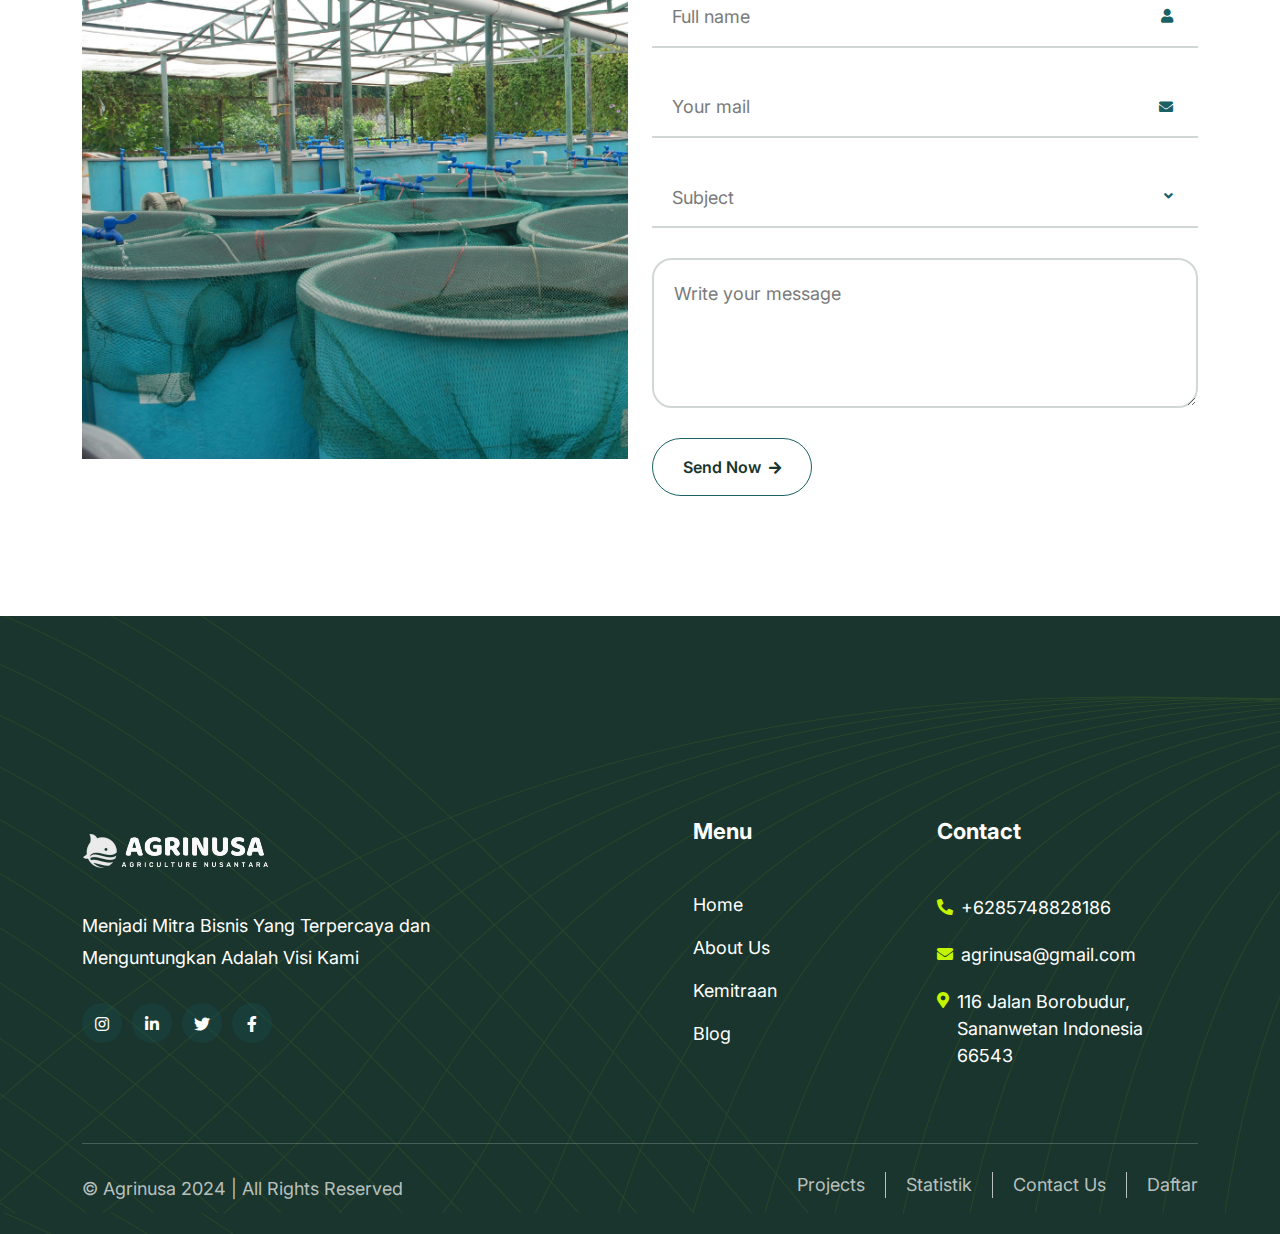
<file: service.html>
<!doctype html>
<html class="no-js" lang="zxx">

<head>
    <meta charset="utf-8">
    <meta http-equiv="x-ua-compatible" content="ie=edge">
    <title>Agrinusa </title>
    <meta name="description" content="Agrinusa  ">
    <meta name="keywords" content="Agrinusa  ">
    <meta name="robots" content="INDEX,FOLLOW">

    <!-- Mobile Specific Metas -->
    <meta name="viewport" content="width=device-width, initial-scale=1, shrink-to-fit=no">

    <!-- Favicons - Place favicon.ico in the root directory -->
    <link rel="icon" type="image/png" sizes="32x32" href="assets/img/halo/logoatas.png">
    <meta name="msapplication-TileColor" content="#ffffff">
    <meta name="theme-color" content="#ffffff">

    <!--==============================
	  Google Fonts
	============================== -->
    <link rel="preconnect" href="https://fonts.googleapis.com">
    <link rel="preconnect" href="https://fonts.gstatic.com" crossorigin>
    <link href="https://fonts.googleapis.com/css2?family=Inter:wght@100..900&display=swap" rel="stylesheet">


    <!--==============================
	    All CSS File
	============================== -->
    <!-- Bootstrap -->
    <link rel="stylesheet" href="assets/css/bootstrap.min.css">
    <!-- Fontawesome Icon -->
    <link rel="stylesheet" href="assets/css/fontawesome.min.css">
    <!-- Magnific Popup -->
    <link rel="stylesheet" href="assets/css/magnific-popup.min.css">
    <!-- Slick Slider -->
    <link rel="stylesheet" href="assets/css/slick.min.css">
    <!-- Theme Custom CSS -->
    <link rel="stylesheet" href="assets/css/style.css">

</head>

<body>
    <!--********************************
   		Code Start From Here 
	******************************** -->




    <!--==============================
     Preloader
    ==============================-->
    <div class="preloader ">
        <div class="preloader-inner">
            <span class="loader"></span>
        </div>
    </div>

    <!--==============================
Sidemenu
============================== -->
    <div class="sidemenu-wrapper sidemenu-info ">
        <div class="sidemenu-content">
            <button class="closeButton sideMenuCls"><i class="fas fa-times"></i></button>
            <div class="widget">
                <div class="th-widget-about">
                    <div class="about-logo">
                        <a href="index.html"><img src="assets/img/halo/logo agrinusa.png" alt="Laun"></a>
                    </div>
                    <p class="about-text">Kami menyediakan layanan kemitraan budidaya perikanan untuk meningkatkan hasil
                        produksi ikan Anda dengan dukungan teknis dan fasilitas yang memadai.</p>
                    <div class="social-links">
                        <a href="https://www.facebook.com/"><i class="fab fa-facebook-f"></i></a>
                        <a href="https://www.twitter.com/"><i class="fab fa-twitter"></i></a>
                        <a href="https://www.linkedin.com/"><i class="fab fa-linkedin-in"></i></a>
                        <a href="https://www.instagram.com/"><i class="fab fa-instagram"></i></a>
                    </div>
                </div>
            </div>
            <div class="side-info mb-30">
                <div class="contact-list mb-20">
                    <h4>Alamat Kantor</h4>
                    <p>116 Jalan Borobudur, Sananwetan, Indonesia 66543</p>
                </div>
                <div class="contact-list mb-20">
                    <h4>Nomor Telepon</h4>
                    <p class="mb-0">+6285748828186</p>
                    <p>+6285748281443</p>
                </div>
                <div class="contact-list mb-20">
                    <h4>Alamat Email</h4>
                    <p class="mb-0">agrinusa@gmail.com</p>
                </div>
            </div>
            <ul class="side-instagram list-wrap">
                <li><a href="#"><img src="assets/img/berita/pelatihan.png" alt="Produksi Ikan"></a></li>
                <li><a href="#"><img src="assets/img/berita/ekspor.png" alt="Kesehatan Ikan"></a></li>
                <li><a href="#"><img src="assets/img/berita/teknologi.png" alt="Pakan Ikan"></a></li>
                <li><a href="#"><img src="assets/img/berita/kualitasbenih.png" alt="Kemitraan Budidaya"></a></li>
            </ul>
        </div>
    </div>

    <div class="popup-search-box">
        <button class="searchClose"><i class="fas fa-times"></i></button>
        <form action="#">
            <input type="text" placeholder="Apa yang Anda cari?">
            <button type="submit"><i class="fas fa-search"></i></button>
        </form>
    </div>

    <!--==============================
	Header Area
    ==============================-->
    <header class="nav-header header-layout2">
        <div class="sticky-wrapper">
            <!-- Main Menu Area -->
            <div class="menu-area">
                <div class="container">
                    <div class="row align-items-center justify-content-between">
                        <div class="col-auto">
                            <div class="header-logo">
                                <a href="index.html"><img src="assets/img/halo/logo agrinusa.png" alt="logo"></a>
                            </div>
                        </div>
                        <div class="col-auto">
                            <nav class="main-menu d-none d-lg-inline-block">
                                <ul>
                                    <li>
                                        <a href="index.html">Home</a>
                                    </li>
                                    <li>
                                        <a href="about.html">About Us</a>
                                    </li>
                                    <li>
                                        <a href="service.html">Kemitraan</a>
                                    </li>
                                    <li>
                                        <a href="project.html">Projects</a>
                                    </li>
                                    <li>
                                        <a href="blog.html">Blog</a>
                                    </li>
                                    <li>
                                        <a href="statistik.html">Statistik</a>
                                    </li>
                                    <li>
                                        <a href="contact.html">Contact</a>
                                    </li>
                                </ul>
                            </nav>
                            <div class="navbar-right d-inline-flex d-lg-none">
                                <button type="button" class="menu-toggle icon-btn"><i class="fas fa-bars"></i></button>
                            </div>
                        </div>
                        <div class="col-auto d-xl-block d-none">
                            <div class="header-button">
                                <a href="contact.html" class="global-btn">Daftar<img
                                        src="assets/img/icon/right-icon.svg" alt=""></a>
                            </div>
                        </div>
                    </div>
                </div>
            </div>
        </div>
    </header>

    <!--==============================
    Breadcumb
    ============================== -->
    <div class="breadcumb-wrapper">
        <!-- bg animated image/ -->
        <div class="container">
            <div class="row align-items-center">
                <div class="col-lg-6">
                    <div class="breadcumb-content">
                        <h1 class="breadcumb-title">Kemitraan</h1>
                        <ul class="breadcumb-menu">
                            <li><a href="index.html">Home</a></li>
                            <li class="active">Kemitraan</li>
                        </ul>
                    </div>
                </div>
                <div class="col-lg-6 d-lg-block d-none">
                    <div class="breadcumb-thumb">
                        <img src="assets/img/halo/menukemitraan.png" alt="img">
                    </div>
                </div>
            </div>
        </div>
    </div>

    <!--==============================
    Service Area 01  
    ==============================-->
    <div class="service-area-1 space overflow-hidden">
        <div class="container">
            <div class="row gx-30 gy-30 justify-content-center">
                <div class="col-md-6">
                    <div class="service-card">
                        <div class="service-card_img">
                            <img src="assets/img/halo/ikangurami.png" alt="img">
                        </div>
                        <div class="service-card_content">
                            <h4 class="service-card_title"><a href="service-details.html">Kemitraan Ikan Gurami</a></h4>
                            <p class="service-card_text">Kemitraan kami untuk ikan gurami dirancang untuk memaksimalkan
                                hasil panen dan meningkatkan kualitas.</p>
                            <a href="service-details.html" class="link-btn">Read More <i
                                    class="fas fa-arrow-right"></i></a>
                        </div>
                    </div>
                </div>
                <div class="col-md-6">
                    <div class="service-card">
                        <div class="service-card_img">
                            <img src="assets/img/halo/ikanlele.png" alt="img">
                        </div>
                        <div class="service-card_content">
                            <h4 class="service-card_title"><a href="service-details.html">Kemitraan Ikan lele</a></h4>
                            <p class="service-card_text">Dapatkan dukungan lengkap dalam budidaya ikan lele dengan
                                solusi yang meningkatkan efisiensi dan profitabilitas.</p>
                            <a href="service-details.html" class="link-btn">Read More <i
                                    class="fas fa-arrow-right"></i></a>
                        </div>
                    </div>
                </div>
                <div class="col-md-6">
                    <div class="service-card">
                        <div class="service-card_img">
                            <img src="assets/img/halo/ikannila.png" alt="img">
                        </div>
                        <div class="service-card_content">
                            <h4 class="service-card_title"><a href="service-details.html">Kemitraan Ikan Nila</a></h4>
                            <p class="service-card_text">Solusi kemitraan kami untuk ikan nila memastikan pertumbuhan
                                optimal dan pengelolaan yang berkelanjutan.</p>
                            <a href="service-details.html" class="link-btn">Read More <i
                                    class="fas fa-arrow-right"></i></a>
                        </div>
                    </div>
                </div>

            </div>
        </div>
    </div>

    <!--==============================
    Appointment Area  
    ==============================-->
    <div class="appointment-area-2 space-bottom overflow-hidden">
        <div class="container">
            <div class="row">
                <div class="col-xl-6">
                    <div class="appointment-thumb-2">
                        <img src="assets/img/halo/maridaftar.png" alt="img">
                    </div>
                </div>
                <div class="col-xl-6">
                    <div class="appointment-form-wrap">
                        <div class="title-area mb-30">
                            <span class="sub-title"><img src="assets/img/halo/logoatas.png" alt="shape">Inputan Program
                            </span>
                            <h2 class="sec-title style2">Daftar Program</h2>
                        </div>
                        <form action="mail.php" method="POST" class="appointment-form ajax-contact">
                            <div class="row">
                                <div class=" col-12">
                                    <div class="form-group">
                                        <input type="text" class="form-control style-border" name="name" id="name"
                                            placeholder="Full name">
                                        <i class="fas fa-user"></i>
                                    </div>
                                </div>
                                <div class=" col-12">
                                    <div class="form-group">
                                        <input type="text" class="form-control style-border" name="email" id="email"
                                            placeholder="Your mail">
                                        <i class="fas fa-envelope"></i>
                                    </div>
                                </div>
                                <div class=" col-12">
                                    <div class="form-group">
                                        <select name="subject" id="subject" class="form-select style-border">
                                            <option value="" disabled="" selected="" hidden="">Subject</option>
                                            <option value="01">01</option>
                                            <option value="02">02</option>
                                            <option value="03">03</option>
                                        </select>
                                        <i class="fas fa-angle-down"></i>
                                    </div>
                                </div>
                            </div>
                            <div class="form-group col-12">
                                <textarea placeholder="Write your message" id="contactForm"
                                    class="form-control style-border"></textarea>
                            </div>

                            <div class="form-btn col-12">
                                <button class="global-btn style-border">Send Now<i
                                        class="fas fa-arrow-right ms-2"></i></button>
                            </div>
                        </form>
                    </div>
                </div>

            </div>
        </div>
    </div>

    <!--==============================
        Footer Area
    ==============================-->
    <footer class="footer-wrapper footer-layout1" style="background-image: url(assets/img/bg/footer-bg1-1.png);">
        <div class="container">
            <div class="widget-area">
                <div class="row justify-content-between">
                    <div class="col-md-6 col-xl-5">
                        <div class="widget footer-widget widget-about">
                            <div class="about-logo">
                                <a href="index.html"><img src="assets/img/halo/fulllwhite.png" alt="Bizmaster"></a>
                            </div>
                            <p class="footer-text mb-30">Menjadi Mitra Bisnis Yang Terpercaya dan Menguntungkan Adalah
                                Visi Kami
                            </p>
                            <div class="social-btn style3">
                                <a href="https://www.instagram.com/" tabindex="-1"><i class="fab fa-instagram"></i></a>
                                <a href="https://linkedin.com/" tabindex="-1"><i class="fab fa-linkedin-in"></i></a>
                                <a href="https://twitter.com/" tabindex="-1"><i class="fab fa-twitter"></i></a>
                                <a href="https://facebook.com/" tabindex="-1"><i class="fab fa-facebook-f"></i></a>
                            </div>
                        </div>
                    </div>
                    <div class="col-md-6 col-xl-auto">
                        <div class="widget widget_nav_menu footer-widget">
                            <h3 class="widget_title">Menu</h3>
                            <div class="menu-all-pages-container">
                                <ul class="menu">
                                    <li><a href="index.html">Home</a></li>
                                    <li><a href="about.html">About Us</a></li>
                                    <li><a href="service.html">Kemitraan</a></li>
                                    <li><a href="blog.html">Blog</a></li>
                                </ul>
                            </div>
                        </div>
                    </div>
                    <div class="col-md-6 col-xl-3">
                        <div class="widget footer-widget me-xl-3">
                            <h3 class="widget_title">Contact</h3>
                            <div class="widget-contact2">
                                <div class="widget-contact-grid">
                                    <i class="fas fa-phone-alt"></i>
                                    <div class="contact-grid-details">
                                        <h6><a href="tel:+880123456789">+6285748828186</a></p>
                                    </div>
                                </div>
                                <div class="widget-contact-grid">
                                    <i class="fas fa-envelope"></i>
                                    <div class="contact-grid-details">
                                        <h6><a href="mailto:yourmail@gmail.comm">agrinusa@gmail.com</a></p>
                                    </div>
                                </div>
                                <div class="widget-contact-grid">
                                    <i class="fas fa-map-marker-alt"></i>
                                    <div class="contact-grid-details">
                                        <h6>116 Jalan Borobudur, Sananwetan Indonesia 66543</p>
                                    </div>
                                </div>
                            </div>
                        </div>
                    </div>
                </div>
            </div>
        </div>
        <div class="container">
            <div class="copyright-wrap">
                <div class="row gy-3 justify-content-lg-between justify-content-center">
                    <div class="col-auto align-self-center">
                        <p class="copyright-text text-center">© <a href="#">Agrinusa </a> 2024 | All Rights Reserved
                        </p>
                    </div>
                    <div class="col-auto">
                        <div class="footer-links">
                            <a href="project.html">Projects</a>
                            <a href="statistik.html">Statistik</a>
                            <a href="contact.html">Contact Us</a>
                            <a href="index.html">Daftar</a>
                        </div>
                    </div>
                </div>
            </div>
        </div>
    </footer>
    <!--********************************
			Code End  Here 
	******************************** -->

    <!-- Scroll To Top -->
    <div class="scroll-top">
        <svg class="progress-circle svg-content" width="100%" height="100%" viewBox="-1 -1 102 102">
            <path d="M50,1 a49,49 0 0,1 0,98 a49,49 0 0,1 0,-98"
                style="transition: stroke-dashoffset 10ms linear 0s; stroke-dasharray: 307.919, 307.919; stroke-dashoffset: 307.919;">
            </path>
        </svg>
    </div>

    <!--==============================
    All Js File
    ============================== -->
    <!-- Jquery -->
    <script src="assets/js/vendor/jquery-3.6.0.min.js"></script>
    <!-- Slick Slider -->
    <script src="assets/js/slick.min.js"></script>
    <!-- Range Slider -->
    <script src="assets/js/jquery-ui.min.js"></script>
    <!-- Bootstrap -->
    <script src="assets/js/bootstrap.min.js"></script>
    <!-- Magnific Popup -->
    <script src="assets/js/jquery.magnific-popup.min.js"></script>
    <!-- Counter Up -->
    <script src="assets/js/jquery.counterup.min.js"></script>
    <!-- Marquee -->
    <script src="assets/js/jquery.marquee.min.js"></script>
    <!-- Isotope Filter -->
    <script src="assets/js/imagesloaded.pkgd.min.js"></script>
    <script src="assets/js/isotope.pkgd.min.js"></script>

    <!-- Main Js File -->
    <script src="assets/js/main.js"></script>
</body>

</html>
</file>
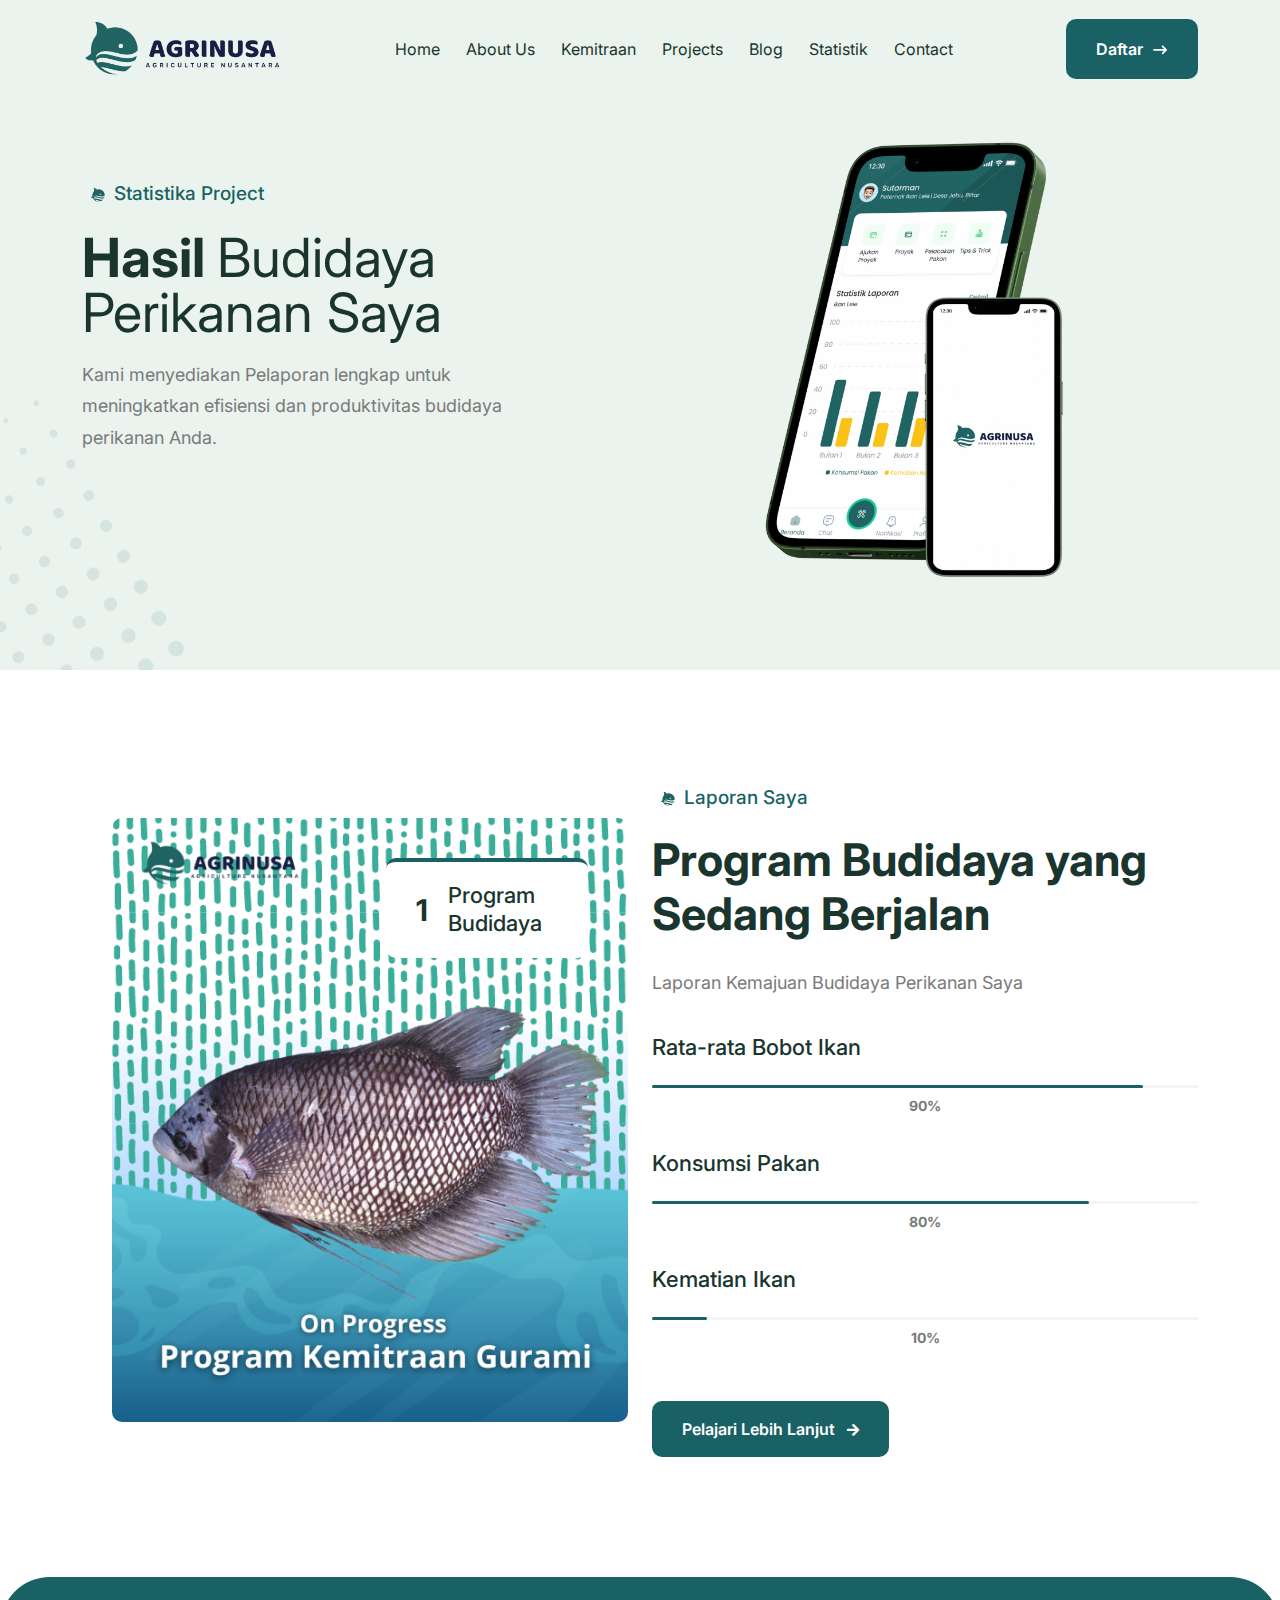
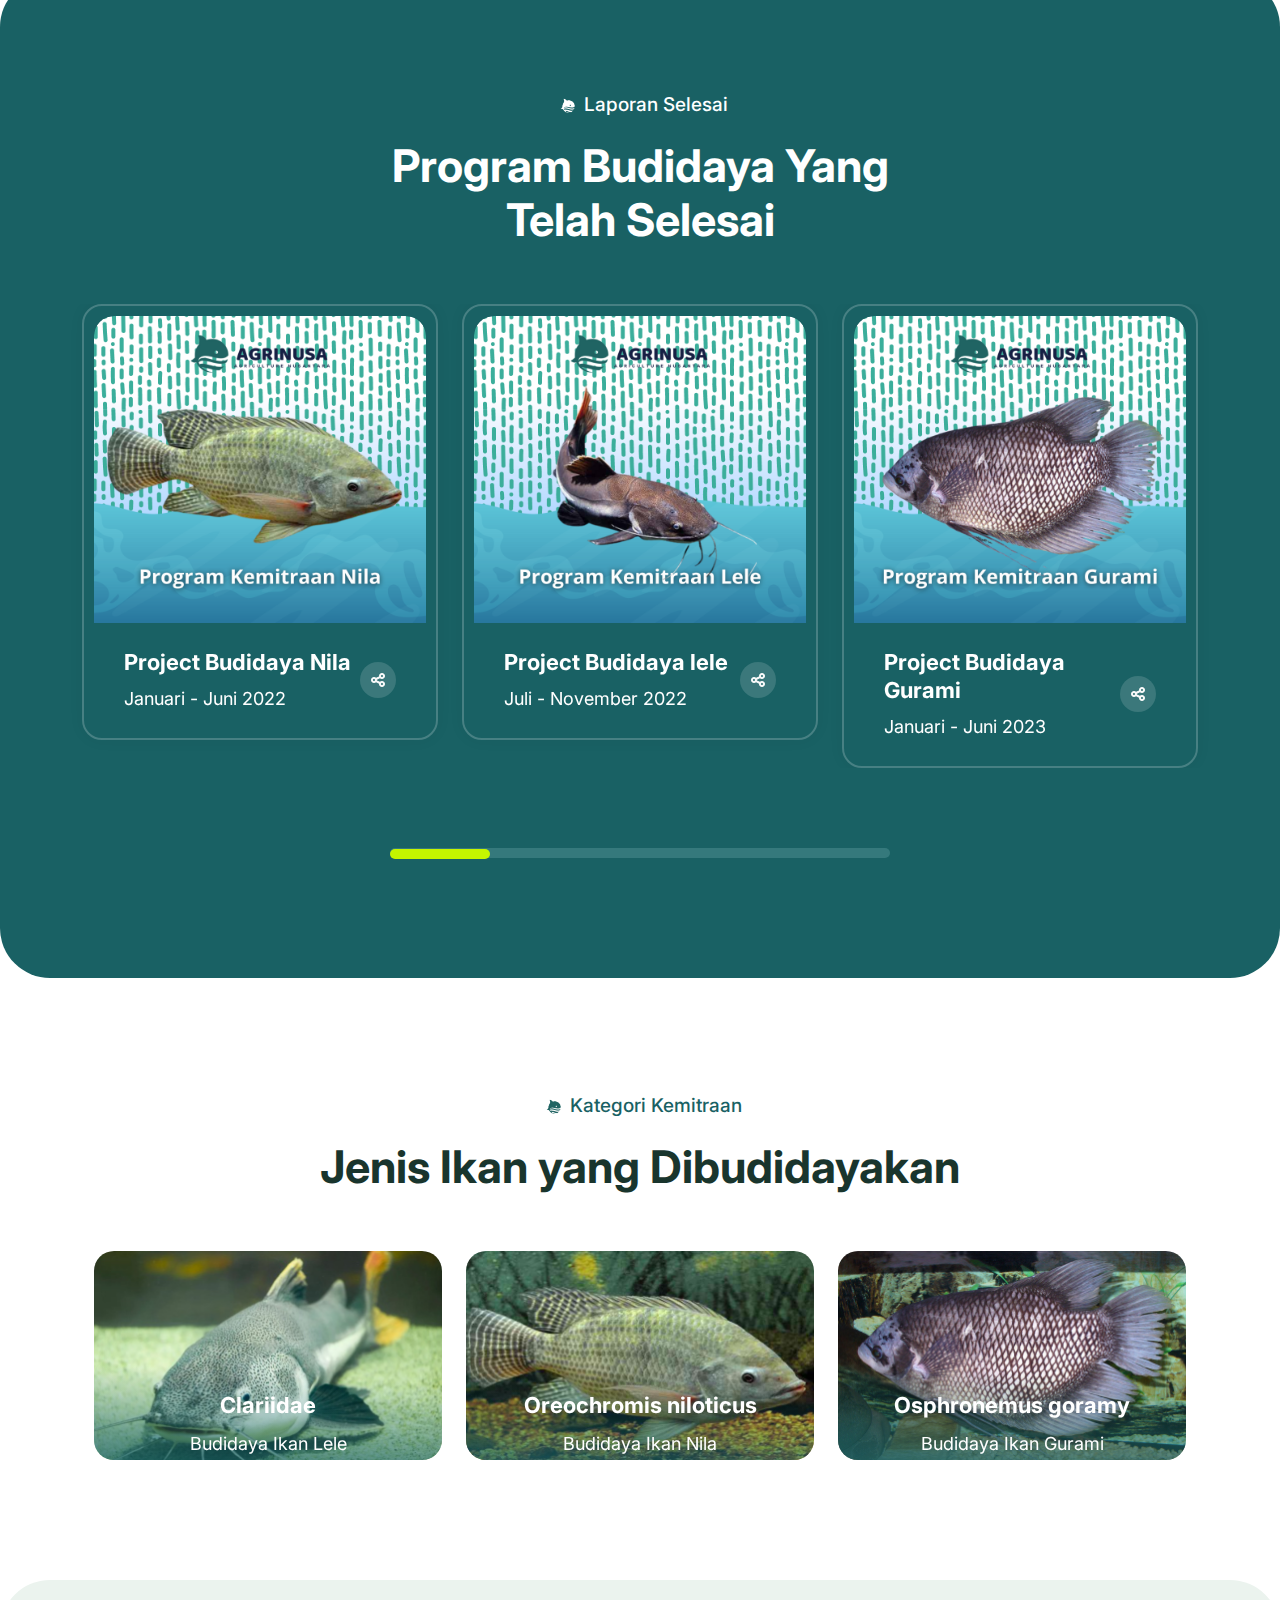
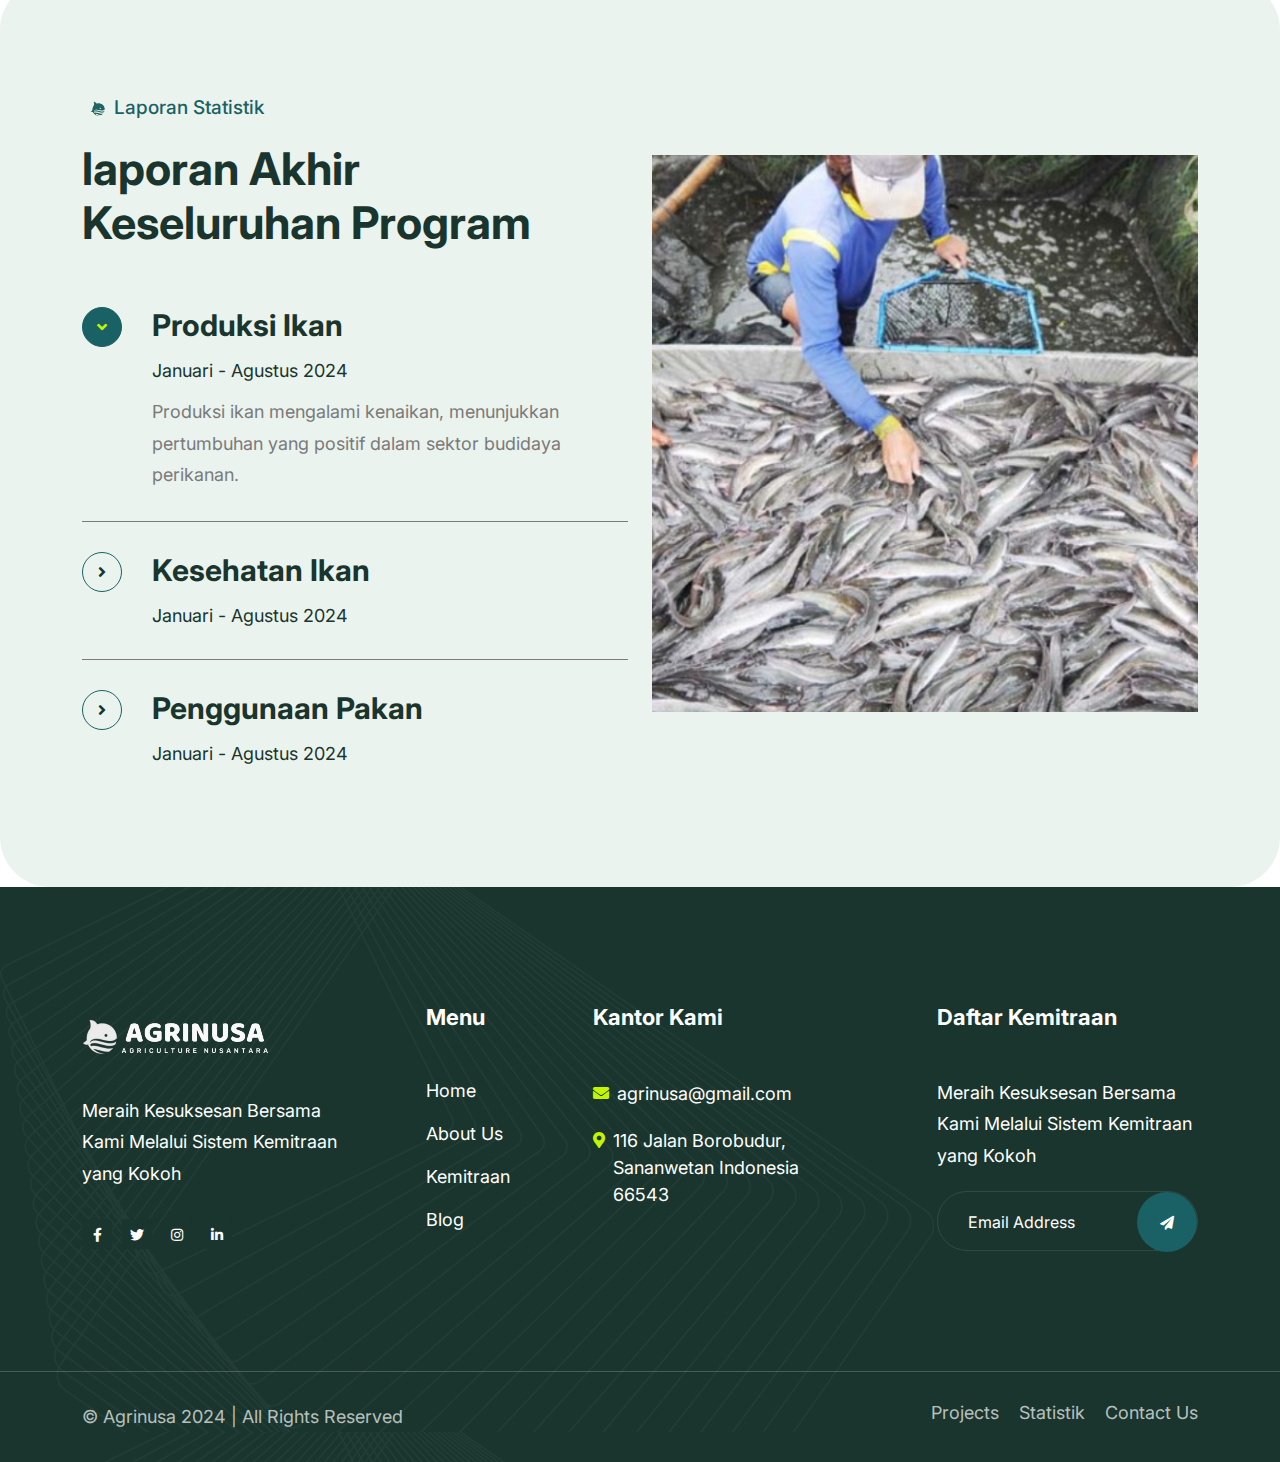
<file: statistik.html>
<!doctype html>
<html class="no-js" lang="zxx">

<head>
    <meta charset="utf-8">
    <meta http-equiv="x-ua-compatible" content="ie=edge">
    <title>Agrinusa </title>
    <meta name="description" content="Agrinusa  ">
    <meta name="keywords" content="Agrinusa  ">
    <meta name="robots" content="INDEX,FOLLOW">

    <!-- Mobile Specific Metas -->
    <meta name="viewport" content="width=device-width, initial-scale=1, shrink-to-fit=no">

    <!-- Favicons - Place favicon.ico in the root directory -->
    <link rel="icon" type="image/png" sizes="32x32" href="assets/img/halo/logoatas.png">
    <meta name="msapplication-TileColor" content="#ffffff">
    <meta name="theme-color" content="#ffffff">

    <!--==============================
	  Google Fonts
	============================== -->
    <link rel="preconnect" href="https://fonts.googleapis.com">
    <link rel="preconnect" href="https://fonts.gstatic.com" crossorigin>
    <link href="https://fonts.googleapis.com/css2?family=Inter:wght@100..900&display=swap" rel="stylesheet">


    <!--==============================
	    All CSS File
	============================== -->
    <!-- Bootstrap -->
    <link rel="stylesheet" href="assets/css/bootstrap.min.css">
    <!-- Fontawesome Icon -->
    <link rel="stylesheet" href="assets/css/fontawesome.min.css">
    <!-- Magnific Popup -->
    <link rel="stylesheet" href="assets/css/magnific-popup.min.css">
    <!-- Slick Slider -->
    <link rel="stylesheet" href="assets/css/slick.min.css">
    <!-- Theme Custom CSS -->
    <link rel="stylesheet" href="assets/css/style.css">

</head>

<body>
    <!--********************************
   		Code Start From Here 
	******************************** -->




    <!--==============================
     Preloader
    ==============================-->
    <div class="preloader ">
        <div class="preloader-inner">
            <span class="loader"></span>
        </div>
    </div>

    <!--==============================
Sidemenu
============================== -->
    <div class="sidemenu-wrapper sidemenu-info ">
        <div class="sidemenu-content">
            <button class="closeButton sideMenuCls"><i class="fas fa-times"></i></button>
            <div class="widget">
                <div class="th-widget-about">
                    <div class="about-logo">
                        <a href="index.html"><img src="assets/img/halo/logo agrinusa.png" alt="Laun"></a>
                    </div>
                    <p class="about-text">Kami menyediakan layanan kemitraan budidaya perikanan untuk meningkatkan hasil
                        produksi ikan Anda dengan dukungan teknis dan fasilitas yang memadai.</p>
                    <div class="social-links">
                        <a href="https://www.facebook.com/"><i class="fab fa-facebook-f"></i></a>
                        <a href="https://www.twitter.com/"><i class="fab fa-twitter"></i></a>
                        <a href="https://www.linkedin.com/"><i class="fab fa-linkedin-in"></i></a>
                        <a href="https://www.instagram.com/"><i class="fab fa-instagram"></i></a>
                    </div>
                </div>
            </div>
            <div class="side-info mb-30">
                <div class="contact-list mb-20">
                    <h4>Alamat Kantor</h4>
                    <p>116 Jalan Borobudur, Sananwetan, Indonesia 66543</p>
                </div>
                <div class="contact-list mb-20">
                    <h4>Nomor Telepon</h4>
                    <p class="mb-0">+6285748828186</p>
                    <p>+6285748281443</p>
                </div>
                <div class="contact-list mb-20">
                    <h4>Alamat Email</h4>
                    <p class="mb-0">agrinusa@gmail.com</p>
                </div>
            </div>
            <ul class="side-instagram list-wrap">
                <li><a href="#"><img src="assets/img/berita/pelatihan.png" alt="Produksi Ikan"></a></li>
                <li><a href="#"><img src="assets/img/berita/ekspor.png" alt="Kesehatan Ikan"></a></li>
                <li><a href="#"><img src="assets/img/berita/teknologi.png" alt="Pakan Ikan"></a></li>
                <li><a href="#"><img src="assets/img/berita/kualitasbenih.png" alt="Kemitraan Budidaya"></a></li>
            </ul>
        </div>
    </div>

    <div class="popup-search-box">
        <button class="searchClose"><i class="fas fa-times"></i></button>
        <form action="#">
            <input type="text" placeholder="Apa yang Anda cari?">
            <button type="submit"><i class="fas fa-search"></i></button>
        </form>
    </div>

    <!--==============================
	Header Area
    ==============================-->
    <header class="nav-header header-layout2">
        <div class="sticky-wrapper">
            <!-- Main Menu Area -->
            <div class="menu-area">
                <div class="container">
                    <div class="row align-items-center justify-content-between">
                        <div class="col-auto">
                            <div class="header-logo">
                                <a href="index.html"><img src="assets/img/halo/logo agrinusa.png" alt="logo"></a>
                            </div>
                        </div>
                        <div class="col-auto">
                            <nav class="main-menu d-none d-lg-inline-block">
                                <ul>
                                    <li>
                                        <a href="index.html">Home</a>
                                    </li>
                                    <li>
                                        <a href="about.html">About Us</a>
                                    </li>
                                    <li>
                                        <a href="kemitraan.html">Kemitraan</a>
                                    </li>
                                    <li>
                                        <a href="project.html">Projects</a>
                                    </li>
                                    <li>
                                        <a href="blog.html">Blog</a>
                                    </li>
                                    <li>
                                        <a href="statistik.html">Statistik</a>
                                    </li>
                                    <li>
                                        <a href="contact.html">Contact</a>
                                    </li>
                                </ul>
                            </nav>
                            <div class="navbar-right d-inline-flex d-lg-none">
                                <button type="button" class="menu-toggle icon-btn"><i class="fas fa-bars"></i></button>
                            </div>
                        </div>
                        <div class="col-auto d-xl-block d-none">
                            <div class="header-button">
                                <a href="contact.html" class="global-btn">Daftar<img
                                        src="assets/img/icon/right-icon.svg" alt=""></a>
                            </div>
                        </div>
                    </div>
                </div>
            </div>
        </div>
    </header>
    <!--==============================
Hero Area
==============================-->
    <div class="hero-wrapper bg-smoke hero-3" id="hero" style="background-image: url(assets/img/hero/hero_bg_3_1.png);">
        <div class="container">
            <div class="row flex-row-reverse">
                <div class="col-xl-6">
                    <div class="hero-image-wrapp">
                        <div class="hero-thumb text-center">
                            <img src="assets/img/halo/statistika.png" alt="img">
                        </div>
                    </div>
                </div>
                <div class="col-xl-6">
                    <div class="hero-style3">
                        <span class="sub-title"><img src="assets/img/halo/logoatas.png" alt="shape">Statistika Project</span>
                        <h1 class="hero-title">Hasil <span class="fw-normal">Budidaya</span> <span
                                class="fw-normal">Perikanan Saya</span></h1>
                        <p class="hero-text">Kami menyediakan Pelaporan lengkap untuk meningkatkan efisiensi dan
                            produktivitas budidaya perikanan Anda.</p>
                    </div>
                </div>
            </div>
        </div>
    </div>
    <!--======== / Hero Section ========-->

    <!--==============================
About Area 03 
==============================-->
    <div class="about-area-3 space">
        <div class="container">
            <div class="row gy-40 gx-60 align-items-center">
                <div class="col-xl-6">
                    <div class="about-thumb3">
                        <div class="img1">
                            <img src="assets/img/halo/laporankemajuan.png" alt="img">
                        </div>
                        <div class="about-counter-wrap jump-reverse">
                            <h3 class="about-counter"><span class="counter-number">1</span></h3>
                            <p class="sec-desc">Program Budidaya</p>
                        </div>
                    </div>
                </div>
                <div class="col-xl-6">
                    <div class="title-area mb-20">
                        <span class="sub-title"><img src="assets/img/halo/logoatas.png" alt="shape">Laporan Saya</span>
                        <h2 class="sec-title style2">Program Budidaya yang Sedang Berjalan</h2>
                        <p class="sec-text mb-35">Laporan Kemajuan Budidaya Perikanan Saya</p>
                    </div>
                    <div class="skill-feature style2 position-relative">
                        <h3 class="skill-feature_title">Rata-rata Bobot Ikan</h3>
                        <div class="progress">
                            <div class="progress-bar" style="width: 90%;"></div>
                        </div>
                        <div class="progress-value-below"><span class="counter-number">90</span>%</div>
                    </div>
                    <div class="skill-feature style2 position-relative">
                        <h3 class="skill-feature_title">Konsumsi Pakan</h3>
                        <div class="progress">
                            <div class="progress-bar" style="width: 80%;"></div>
                        </div>
                        <div class="progress-value-below"><span class="counter-number">80</span>%</div>
                    </div>
                    <div class="skill-feature style2 position-relative">
                        <h3 class="skill-feature_title">Kematian Ikan</h3>
                        <div class="progress">
                            <div class="progress-bar" style="width: 10%;"></div>
                        </div>
                        <div class="progress-value-below"><span class="counter-number">10</span>%</div>
                    </div>
                    <div class="btn-wrap mt-50">
                        <a href="about.html" class="global-btn mt-xl-0 mt-20">Pelajari Lebih Lanjut <i
                                class="fas fa-arrow-right ms-2"></i></a>
                    </div>
                </div>
            </div>
        </div>
    </div>

    <div class="overflow-hidden">
        <div class="bg-max-container bg-theme radius-50">
            <!--==============================
            Team Area  
            ==============================-->
            <div class="team-area-1 space">
                <div class="container">
                    <div class="row justify-content-center">
                        <div class="col-xl-6">
                            <div class="title-area text-center">
                                <span class="sub-title text-white"><img src="assets/img/halo/logoatas.png"
                                        alt="shape">Laporan Selesai</span>
                                <h2 class="sec-title style2 text-white">Program Budidaya Yang Telah Selesai </h2>
                            </div>
                        </div>
                    </div>
                    <div class="row gx-30 global-carousel team-slider3" data-slide-show="3" data-xl-slide-show="3"
                        data-lg-slide-show="3" data-md-slide-show="2" data-sm-slide-show="1" data-dots="true"
                        data-xl-dots="true" data-ml-dots="true" data-lg-dots="true" data-md-dots="true">
                        <div class="col-lg-4">
                            <div class="team-card style2">
                                <div class="team-card_img">
                                    <img src="assets/img/halo/laporan1.png" alt="img">
                                </div>
                                <div class="team-card_wrapp">
                                    <div class="team-card_content">
                                        <h4 class="team-card_title"><a href="team-details.html">Project Budidaya Nila</a>
                                        </h4>
                                        <span class="team-card_desig">Januari - Juni 2022</span>
                                    </div>
                                    <div class="team-social">
                                        <div class="plus-btn">
                                            <img src="assets/img/icon/share.svg" alt="icon">
                                        </div>
                                        <div class="global-social">
                                            <a href="https://www.facebook.com/" tabindex="0"><i
                                                    class="fab fa-facebook-f"></i></a>
                                            <a href="https://www.twitter.com/" tabindex="0"><i
                                                    class="fab fa-twitter"></i></a>
                                            <a href="https://www.instagram.com/" tabindex="0"><i
                                                    class="fab fa-instagram"></i></a>
                                            <a href="https://www.linkedin.com/" tabindex="0"><i
                                                    class="fab fa-linkedin-in"></i></a>
                                        </div>
                                    </div>
                                </div>
                            </div>
                        </div>
                        <div class="col-lg-4">
                            <div class="team-card style2">
                                <div class="team-card_img">
                                    <img src="assets/img/halo/laporan2.png" alt="img">
                                </div>
                                <div class="team-card_wrapp">
                                    <div class="team-card_content">
                                        <h4 class="team-card_title"><a href="team-details.html">Project Budidaya lele</a>
                                        </h4>
                                        <span class="team-card_desig">Juli - November 2022</span>
                                    </div>
                                    <div class="team-social">
                                        <div class="plus-btn">
                                            <img src="assets/img/icon/share.svg" alt="icon">
                                        </div>
                                        <div class="global-social">
                                            <a href="https://www.facebook.com/" tabindex="0"><i
                                                    class="fab fa-facebook-f"></i></a>
                                            <a href="https://www.twitter.com/" tabindex="0"><i
                                                    class="fab fa-twitter"></i></a>
                                            <a href="https://www.instagram.com/" tabindex="0"><i
                                                    class="fab fa-instagram"></i></a>
                                            <a href="https://www.linkedin.com/" tabindex="0"><i
                                                    class="fab fa-linkedin-in"></i></a>
                                        </div>
                                    </div>
                                </div>
                            </div>
                        </div>
                        <div class="col-lg-4">
                            <div class="team-card style2">
                                <div class="team-card_img">
                                    <img src="assets/img/halo/laporan3.png" alt="img">
                                </div>
                                <div class="team-card_wrapp">
                                    <div class="team-card_content">
                                        <h4 class="team-card_title"><a href="team-details.html">Project Budidaya Gurami</a>
                                        </h4>
                                        <span class="team-card_desig">Januari - Juni 2023</span>
                                    </div>
                                    <div class="team-social">
                                        <div class="plus-btn">
                                            <img src="assets/img/icon/share.svg" alt="icon">
                                        </div>
                                        <div class="global-social">
                                            <a href="https://www.facebook.com/" tabindex="0"><i
                                                    class="fab fa-facebook-f"></i></a>
                                            <a href="https://www.twitter.com/" tabindex="0"><i
                                                    class="fab fa-twitter"></i></a>
                                            <a href="https://www.instagram.com/" tabindex="0"><i
                                                    class="fab fa-instagram"></i></a>
                                            <a href="https://www.linkedin.com/" tabindex="0"><i
                                                    class="fab fa-linkedin-in"></i></a>
                                        </div>
                                    </div>
                                </div>
                            </div>
                        </div>
                        <div class="col-lg-4">
                            <div class="team-card style2">
                                <div class="team-card_img">
                                    <img src="assets/img/halo/laporan1.png" alt="img">
                                </div>
                                <div class="team-card_wrapp">
                                    <div class="team-card_content">
                                        <h4 class="team-card_title"><a href="team-details.html">Project Budidaya Nila</a>
                                        </h4>
                                        <span class="team-card_desig">Juli - November 2023</span>
                                    </div>
                                    <div class="team-social">
                                        <div class="plus-btn">
                                            <img src="assets/img/icon/share.svg" alt="icon">
                                        </div>
                                        <div class="global-social">
                                            <a href="https://www.facebook.com/" tabindex="0"><i
                                                    class="fab fa-facebook-f"></i></a>
                                            <a href="https://www.twitter.com/" tabindex="0"><i
                                                    class="fab fa-twitter"></i></a>
                                            <a href="https://www.instagram.com/" tabindex="0"><i
                                                    class="fab fa-instagram"></i></a>
                                            <a href="https://www.linkedin.com/" tabindex="0"><i
                                                    class="fab fa-linkedin-in"></i></a>
                                        </div>
                                    </div>
                                </div>
                            </div>
                        </div>
                        <div class="col-lg-4">
                            <div class="team-card style2">
                                <div class="team-card_img">
                                    <img src="assets/img/halo/laporan2.png" alt="img">
                                </div>
                                <div class="team-card_wrapp">
                                    <div class="team-card_content">
                                        <h4 class="team-card_title"><a href="team-details.html">Project Budidaya lele</a>
                                        </h4>
                                        <span class="team-card_desig">Januari - Juni 2024</span>
                                    </div>
                                    <div class="team-social">
                                        <div class="plus-btn">
                                            <img src="assets/img/icon/share.svg" alt="icon">
                                        </div>
                                        <div class="global-social">
                                            <a href="https://www.facebook.com/" tabindex="0"><i
                                                    class="fab fa-facebook-f"></i></a>
                                            <a href="https://www.twitter.com/" tabindex="0"><i
                                                    class="fab fa-twitter"></i></a>
                                            <a href="https://www.instagram.com/" tabindex="0"><i
                                                    class="fab fa-instagram"></i></a>
                                            <a href="https://www.linkedin.com/" tabindex="0"><i
                                                    class="fab fa-linkedin-in"></i></a>
                                        </div>
                                    </div>
                                </div>
                            </div>
                        </div>
                    </div>
                </div>
            </div>
        </div>
    </div>

    <!--==============================
    Team Area  
    ==============================-->
    <div class="team-area-2 space">
        <div class="container">
            <div class="row gx-30 justify-content-center">
                <div class="col-lg-7">
                    <div class="title-area text-center">
                        <span class="sub-title"><img src="assets/img/halo/logoatas.png" alt="shape">Kategori
                            Kemitraan</span>
                        <h2 class="sec-title style2">Jenis Ikan yang Dibudidayakan</h2>

                    </div>
                </div>
                <div class="row gx-30 global-carousel team-slider2" data-slide-show="3" data-md-slide-show="2">
                    <div class="col-lg-6">
                        <div class="team-box">
                            <div class="team-box_img">
                                <img src="assets/img/jenisikan/ikanlele.png" alt="img">
                            </div>
                            <div class="team-box_content">
                                <h4 class="team-box_title">Clariidae</a>
                                </h4>
                                <span class="team-box_desig">Budidaya Ikan Lele</span>
                                <div class="team-social_wrap">
                                </div>
                            </div>
                        </div>
                    </div>
                    <div class="col-lg-6">
                        <div class="team-box">
                            <div class="team-box_img">
                                <img src="assets/img/jenisikan/ikannila.png" alt="img">
                            </div>
                            <div class="team-box_content">
                                <h4 class="team-box_title">Oreochromis niloticus</a>
                                </h4>
                                <span class="team-box_desig">Budidaya Ikan Nila</span>
                                <div class="team-social_wrap">
                                </div>
                            </div>
                        </div>
                    </div>
                    <div class="col-lg-6">
                        <div class="team-box">
                            <div class="team-box_img">
                                <img src="assets/img/jenisikan/ikangurami.png" alt="img">
                            </div>
                            <div class="team-box_content">
                                <h4 class="team-box_title">Osphronemus goramy</a>
                                </h4>
                                <span class="team-box_desig">Budidaya Ikan Gurami</span>
                                <div class="team-social_wrap">
                                </div>
                            </div>
                        </div>
                    </div>
                </div>
            </div>
        </div>
    </div>

    <div class="overflow-hidden">
        <div class="bg-max-container bg-smoke radius-50">
            <!--==============================
        Statistik Budidaya Perikanan  
        ==============================-->
            <div class="event-area-1 space overflow-hidden">
                <div class="container">
                    <div class="row gy-50 align-items-center flex-row-reverse">
                        <div class="col-lg-6">
                            <div class="event-thumb-2 text-lg-end">
                                <img src="assets/img/halo/laporanakhir.png" alt="Statistik Budidaya Perikanan">
                            </div>
                        </div>
                        <div class="col-lg-6">
                            <div class="title-area">
                                <span class="sub-title"><img src="assets/img/halo/logoatas.png" alt="shape">Laporan
                                    Statistik</span>
                                <h2 class="sec-title style2">laporan Akhir Keseluruhan Program</h2>
                            </div>
                            <div class="accordion-area accordion" id="statisticsAccordion">

                                <div class="accordion-card style4 active">
                                    <div class="accordion-header" id="statistics-collapse-item-1">
                                        <button class="accordion-button " type="button" data-bs-toggle="collapse"
                                            data-bs-target="#statistics-collapse-1" aria-expanded="true"
                                            aria-controls="statistics-collapse-1">Produksi Ikan
                                            <span class="event-date">Januari - Agustus 2024</span>
                                        </button>
                                    </div>
                                    <div id="statistics-collapse-1" class="accordion-collapse collapse show"
                                        aria-labelledby="statistics-collapse-item-1"
                                        data-bs-parent="#statisticsAccordion">
                                        <div class="accordion-body">
                                            <p class="event-text">Produksi ikan mengalami kenaikan, menunjukkan
                                                pertumbuhan yang positif dalam sektor budidaya perikanan.</p>
                                        </div>
                                    </div>
                                </div>

                                <div class="accordion-card style4">
                                    <div class="accordion-header" id="statistics-collapse-item-2">
                                        <button class="accordion-button collapsed" type="button"
                                            data-bs-toggle="collapse" data-bs-target="#statistics-collapse-2"
                                            aria-expanded="false" aria-controls="statistics-collapse-2">Kesehatan Ikan
                                            <span class="event-date">Januari - Agustus 2024</span>
                                        </button>
                                    </div>
                                    <div id="statistics-collapse-2" class="accordion-collapse collapse "
                                        aria-labelledby="statistics-collapse-item-2"
                                        data-bs-parent="#statisticsAccordion">
                                        <div class="accordion-body">
                                            <p class="event-text">Tingkat kesehatan ikan stabil, dengan kondisi yang
                                                baik dan minimnya kasus penyakit.</p>
                                        </div>
                                    </div>
                                </div>

                                <div class="accordion-card style4">
                                    <div class="accordion-header" id="statistics-collapse-item-3">
                                        <button class="accordion-button collapsed" type="button"
                                            data-bs-toggle="collapse" data-bs-target="#statistics-collapse-3"
                                            aria-expanded="false" aria-controls="statistics-collapse-3">Penggunaan Pakan
                                            <span class="event-date">Januari - Agustus 2024</span>
                                        </button>
                                    </div>
                                    <div id="statistics-collapse-3" class="accordion-collapse collapse "
                                        aria-labelledby="statistics-collapse-item-3"
                                        data-bs-parent="#statisticsAccordion">
                                        <div class="accordion-body">
                                            <p class="event-text">Penggunaan pakan sesuai kebutuhan, memastikan
                                                efisiensi dan kualitas budidaya perikanan yang optimal.</p>
                                        </div>
                                    </div>
                                </div>
                            </div>
                        </div>

                    </div>
                </div>
            </div>
        </div>
    </div>
    <!--==============================
        Footer Area
    ==============================-->
    <footer class="footer-wrapper footer-layout3" style="background-image: url(assets/img/bg/footer-bg3-1.png);">
        <div class="container">
            <div class="widget-area">
                <div class="row justify-content-between">
                    <div class="col-md-6 col-xl-3">
                        <div class="widget footer-widget widget-about">
                            <div class="about-logo">
                                <a href="index.html"><img src="assets/img/halo/fulllwhite.png" alt="Bizmaster"></a>
                            </div>
                            <p class="footer-text mb-30 mt-30">Meraih Kesuksesan Bersama Kami Melalui Sistem Kemitraan
                                yang Kokoh
                            </p>
                            <div class="social-btn style2">
                                <a href="https://facebook.com/" tabindex="-1"><i class="fab fa-facebook-f"></i></a>
                                <a href="https://twitter.com/" tabindex="-1"><i class="fab fa-twitter"></i></a>
                                <a href="https://www.instagram.com/" tabindex="-1"><i class="fab fa-instagram"></i></a>
                                <a href="https://linkedin.com/" tabindex="-1"><i class="fab fa-linkedin-in"></i></a>
                            </div>
                        </div>
                    </div>
                    <div class="col-md-6 col-xl-auto">
                        <div class="widget widget_nav_menu footer-widget">
                            <h3 class="widget_title">Menu</h3>
                            <div class="menu-all-pages-container">
                                <ul class="menu">
                                    <li><a href="index.html">Home</a></li>
                                    <li><a href="about.html">About Us</a></li>
                                    <li><a href="kemitraan.html">Kemitraan</a></li>
                                    <li><a href="blog.html">Blog</a></li>
                                </ul>
                            </div>
                        </div>
                    </div>
                    <div class="col-md-6 col-xl-3">
                        <div class="widget footer-widget">
                            <h3 class="widget_title">Kantor Kami</h3>
                            <div class="widget-contact2">
                                <div class="widget-contact-grid">
                                    <i class="fas fa-envelope"></i>
                                    <div class="contact-grid-details">
                                        <h6><a href="mailto:yourmail@gmail.comm">agrinusa@gmail.com</a></p>
                                    </div>
                                </div>
                                <div class="widget-contact-grid">
                                    <i class="fas fa-map-marker-alt"></i>
                                    <div class="contact-grid-details">
                                        <h6>116 Jalan Borobudur, Sananwetan Indonesia 66543</p>
                                    </div>
                                </div>
                            </div>
                        </div>
                    </div>
                    <div class="col-md-6 col-xl-3">
                        <div class="widget footer-widget">
                            <h3 class="widget_title">Daftar Kemitraan</h3>
                            <p class="footer-text">Meraih Kesuksesan Bersama Kami Melalui Sistem Kemitraan yang Kokoh
                            </p>
                            <form class="newsletter-form style3 mt-20">
                                <div class="form-group">
                                    <input class="form-control" type="email" placeholder="Email Address" required="">
                                    <button type="submit" class="global-btn"><span class="icon"><i
                                                class="fa-sharp fas fa-paper-plane"></i></span></button>
                                </div>
                            </form>
                        </div>
                    </div>
                </div>
            </div>
        </div>
        <div class="copyright-wrap">
            <div class="container">
                <div class="row gy-3 justify-content-lg-between justify-content-center">
                    <div class="col-auto align-self-center">
                        <p class="copyright-text text-center">© <a href="#">Agrinusa </a> 2024 | All Rights Reserved
                        </p>
                    </div>
                    <div class="col-auto">
                        <div class="footer-links">
                            <a href="project.html">Projects</a>
                            <a href="statistik.html">Statistik</a>
                            <a href="contact.html">Contact Us</a>
                        </div>
                    </div>
                </div>
            </div>
        </div>
    </footer>

    <!--********************************
			Code End  Here 
	******************************** -->

    <!-- Scroll To Top -->
    <div class="scroll-top">
        <svg class="progress-circle svg-content" width="100%" height="100%" viewBox="-1 -1 102 102">
            <path d="M50,1 a49,49 0 0,1 0,98 a49,49 0 0,1 0,-98"
                style="transition: stroke-dashoffset 10ms linear 0s; stroke-dasharray: 307.919, 307.919; stroke-dashoffset: 307.919;">
            </path>
        </svg>
    </div>

    <!--==============================
    All Js File
    ============================== -->
    <!-- Jquery -->
    <script src="assets/js/vendor/jquery-3.6.0.min.js"></script>
    <!-- Slick Slider -->
    <script src="assets/js/slick.min.js"></script>
    <!-- Range Slider -->
    <script src="assets/js/jquery-ui.min.js"></script>
    <!-- Bootstrap -->
    <script src="assets/js/bootstrap.min.js"></script>
    <!-- Magnific Popup -->
    <script src="assets/js/jquery.magnific-popup.min.js"></script>
    <!-- Counter Up -->
    <script src="assets/js/jquery.counterup.min.js"></script>
    <!-- Marquee -->
    <script src="assets/js/jquery.marquee.min.js"></script>
    <!-- Isotope Filter -->
    <script src="assets/js/imagesloaded.pkgd.min.js"></script>
    <script src="assets/js/isotope.pkgd.min.js"></script>

    <!-- Main Js File -->
    <script src="assets/js/main.js"></script>
</body>

</html>
</file>
<file: assets/css/style.css>
/*=================================
    CSS Index Here
==================================*/
/*

01. Theme Base
    1.1. Mixin
    1.2. Function
    1.3. Variable
    1.4. Typography
    1.5. Extend
    1.7. Wordpress Default
02. Reset
    2.1. Container
    2.2. Grid
    2.3. Input
    2.4. Slick Slider
    2.5. Mobile Menu
03. Utilities
    3.1. Preloader
    3.2. Buttons
    3.3. Titles
    3.4. Common
    3.6. Font
    3.7. Background
    3.8. Text Color
    3.9. Overlay
    3.10. Animation

04. Template Style
    4.1. Widget
    4.2. Header
    4.3. Footer
    4.4. Breadcumb
    4.5. Pagination
    4.6. Blog
    4.7. Comments
    4.8. Hero Area
    4.9. Error    
    4.00. Popup Search
    4.00. Popup Side Menu
    4.00. Wocommerce
    4.00. Subscribe
    4.00. Cart
    4.00. Checkout
    4.00. Wishlist
    4.00. Contact
    4.00. About
    4.00. Team
    4.00. Testimonial
    4.00. Counter
    4.00. Client
    4.00. Simple Sections
    4.00. Video
    4.00. Category
    4.00. Faq
    4.00. feature
    4.00. CTA
    4.00. Service
    4.00. Pricing
    4.00. Why choose Us
    4.00. Project
    4.00. Event
    4.00. Gallery
    4.00. Schedule

05. Spacing

*/
/*=================================
    CSS Index End
==================================*/
/*=================================
   01. Theme Base
==================================*/
/*------------------- 1.1. Mixin -------------------*/
/*------------------- 1.2. Function -------------------*/
/*------------------- 1.3. Variable-------------------*/
:root {
  --theme-color: #196164;
  --theme-color2: #C4F500;
  --title-color: #19352D;
  --body-color: #7A7A7A;
  --smoke-color: #EBF3EE;
  --smoke-color2: #F6F6F7;
  --smoke-color3: #F5F5F6;
  --smoke-color4: #F4F4F4;
  --smoke-color5: #F0F2F4;
  --black-color: #202420;
  --gray-color: #232323;
  --white-color: #ffffff;
  --light-color: #9fa2ad;
  --yellow-color: #FFB539;
  --success-color: #28a745;
  --error-color: #dc3545;
  --border-color: #E1E1E1;
  --title-font: "Inter", sans-serif;
  --body-font: "Inter", sans-serif;
  --icon-font: "Font Awesome 5 Free";
  --main-container: 1290px;
  --container-gutters: 24px;
  --section-space: 120px;
  --section-space-mobile: 80px;
  --section-title-space: 70px;
  --ripple-ani-duration: 5s;
}

/*------------------- 1.5. Typography -------------------*/
html,
body {
  scroll-behavior: smooth !important;
}

body {
  font-family: var(--body-font);
  font-size: 16px;
  font-weight: 400;
  color: var(--body-color);
  line-height: 26px;
  overflow-x: hidden;
  -webkit-font-smoothing: antialiased;
  /***scroll-bar***/
}
body::-webkit-scrollbar {
  width: 10px;
  height: 10px;
}
body::-webkit-scrollbar-track {
  background: rgba(251, 212, 81, 0.1);
}
body::-webkit-scrollbar-thumb {
  background: var(--theme-color);
  border-radius: 0px;
}
body.home-3 {
  background: var(--smoke-color5);
}
body.home-3 .btn {
  font-size: 14px;
  font-weight: 600;
  letter-spacing: 0.05em;
  padding: 20.5px 35px 20.5px;
}
body.bg-dark {
  background: #060606 !important;
}
body.bg-dark2 {
  background: #141416 !important;
}

iframe {
  border: none;
  width: 100%;
}

.slick-slide:focus,
button:focus,
a:focus,
a:active,
input,
input:hover,
input:focus,
input:active,
textarea,
textarea:hover,
textarea:focus,
textarea:active {
  outline: none;
}

input:focus {
  outline: none;
  box-shadow: none;
}

img:not([draggable]),
embed,
object,
video {
  max-width: 100%;
  height: auto;
}

ul {
  list-style-type: disc;
}

ol {
  list-style-type: decimal;
}

table {
  margin: 0 0 1.5em;
  width: 100%;
  border-collapse: collapse;
  border-spacing: 0;
  border: 1px solid var(--border-color);
}

th {
  font-weight: 700;
  color: var(--title-color);
}

td,
th {
  border: 1px solid var(--border-color);
  padding: 9px 12px;
}

a {
  color: var(--theme-color);
  text-decoration: none;
  outline: 0;
  transition: all ease 0.4s;
}
a:hover {
  color: var(--title-color);
}
a:active, a:focus, a:hover, a:visited {
  text-decoration: none;
  outline: 0;
}

button {
  transition: all ease 0.4s;
}

img {
  border: none;
  max-width: 100%;
}

ins {
  text-decoration: none;
}

pre {
  font-family: var(--body-font);
  background: #f5f5f5;
  color: #666;
  font-size: 14px;
  margin: 20px 0;
  overflow: auto;
  padding: 20px;
  white-space: pre-wrap;
  word-wrap: break-word;
}

span.ajax-loader:empty,
p:empty {
  display: none;
}

p {
  font-family: var(--body-font);
  margin: 0 0 18px 0;
  color: var(--body-color);
  line-height: 1.75;
}

h1 a,
h2 a,
h3 a,
h4 a,
h5 a,
h6 a,
p a,
span a {
  font-size: inherit;
  font-family: inherit;
  font-weight: inherit;
  line-height: inherit;
}

.h1,
h1,
.h2,
h2,
.h3,
h3,
.h4,
h4,
.h5,
h5,
.h6,
h6 {
  font-family: var(--title-font);
  color: var(--title-color);
  text-transform: none;
  font-weight: 700;
  line-height: 1.4;
  margin: 0 0 15px 0;
}

.h1,
h1 {
  font-size: 78px;
  line-height: 1.2em;
}

.h2,
h2 {
  font-size: 50px;
  line-height: 1.1em;
}

.h3,
h3 {
  font-size: 36px;
  line-height: 1.278;
}

.h4,
h4 {
  font-size: 24px;
  line-height: 1.333;
}

.h5,
h5 {
  font-size: 20px;
  line-height: 1.417;
}

.h6,
h6 {
  font-size: 18px;
  line-height: 1.5;
}

/* Medium Large devices */
@media (max-width: 1399px) {
  .h1,
  h1 {
    font-size: 54px;
  }
}
/* Large devices */
@media (max-width: 1199px) {
  .h1,
  h1 {
    font-size: 44px;
    line-height: 1.3;
  }
  .h2,
  h2 {
    font-size: 40px;
    line-height: 1.25;
  }
  .h3,
  h3 {
    font-size: 30px;
  }
  .h4,
  h4 {
    font-size: 24px;
  }
  .h5,
  h5 {
    font-size: 20px;
  }
  .h6,
  h6 {
    font-size: 16px;
  }
}
/* Small devices */
@media (max-width: 767px) {
  .h1,
  h1 {
    font-size: 40px;
  }
  .h2,
  h2 {
    font-size: 34px;
    line-height: 1.3;
  }
  .h3,
  h3 {
    font-size: 26px;
  }
  .h4,
  h4 {
    font-size: 22px;
  }
  .h5,
  h5 {
    font-size: 18px;
  }
  .h6,
  h6 {
    font-size: 16px;
  }
}
/* Extra small devices */
@media (max-width: 575px) {
  .h2,
  h2 {
    font-size: 30px;
  }
}
/* Extra small devices */
@media (max-width: 375px) {
  .h1,
  h1 {
    font-size: 34px;
  }
}
/*=================================
    02. Reset
==================================*/
/*------------------- 2.1. Container -------------------*/
/* Medium Large devices */
@media (max-width: 1399px) {
  :root {
    --main-container: 1250px;
  }
}
.container2 {
  max-width: 1330px;
  margin: auto;
}

@media (min-width: 1400px) {
  .container, .container-lg, .container-md, .container-sm, .container-xl, .container-xxl {
    max-width: calc(var(--main-container) + var(--container-gutters));
  }
  .container2 {
    max-width: 1330px;
  }
}
@media only screen and (min-width: 1300px) {
  .container2.px-0,
  .container-xxl.px-0,
  .container-xl.px-0,
  .container-lg.px-0,
  .container-md.px-0,
  .container-sm.px-0,
  .container.px-0 {
    max-width: var(--main-container);
  }
  .container2 {
    max-width: 1330px;
  }
}
/* Medium Large devices */
@media (max-width: 1399px) {
  .container2 {
    max-width: 1140px;
  }
}
/* Large devices */
@media (max-width: 1199px) {
  .container2 {
    max-width: 960px;
  }
}
/* Medium devices */
@media (max-width: 991px) {
  .container2 {
    max-width: 720px;
  }
}
/* Small devices */
@media (max-width: 767px) {
  .container2 {
    max-width: 540px;
  }
}
@media only screen and (max-width: 1600px) {
  .container-fluid.px-0 {
    padding-left: 15px !important;
    padding-right: 15px !important;
  }
  .container-fluid.px-0 .row {
    margin-left: 0 !important;
    margin-right: 0 !important;
  }
}
/* Large devices */
@media (max-width: 1199px) {
  .container2 {
    padding-left: 15px !important;
    padding-right: 15px !important;
  }
}
.bg-max-container {
  max-width: 1860px;
  margin: 0 auto;
}

/*------------------- 2.2. Grid -------------------*/
.slick-track > [class*=col] {
  flex-shrink: 0;
  width: 100%;
  max-width: 100%;
  padding-right: calc(var(--bs-gutter-x) / 2);
  padding-left: calc(var(--bs-gutter-x) / 2);
  margin-top: var(--bs-gutter-y);
}

.gy-30 {
  --bs-gutter-y: 30px;
}

.gy-40 {
  --bs-gutter-y: 40px;
}

.gy-50 {
  --bs-gutter-y: 50px;
}

.gy-60 {
  --bs-gutter-y: 60px;
}

.gy-80 {
  --bs-gutter-y: 80px;
}

.gx-10 {
  --bs-gutter-x: 10px;
}

@media (min-width: 1299px) {
  .gx-60 {
    --bs-gutter-x: 60px;
  }
}
@media (min-width: 1399px) {
  .gx-30 {
    --bs-gutter-x: 30px;
  }
  .gx-25 {
    --bs-gutter-x: 25px;
  }
  .gx-40 {
    --bs-gutter-x: 40px;
  }
  .gx-90 {
    --bs-gutter-x: 90px;
  }
  .gx-80 {
    --bs-gutter-x: 80px;
  }
}
/* Large devices */
@media (max-width: 1199px) {
  .gy-80 {
    --bs-gutter-y: 40px;
  }
}
/* Medium devices */
@media (max-width: 991px) {
  .gy-50 {
    --bs-gutter-y: 40px;
  }
}
/*------------------- 2.3. Input -------------------*/
select,
.single-select,
.form-control,
.form-select,
textarea,
input {
  height: 60px;
  padding: 0 20px;
  border: 1px solid transparent;
  color: var(--body-color);
  background-color: var(--smoke-color);
  font-size: 16px;
  width: 100%;
  font-family: var(--body-font);
  transition: 0.4s ease-in-out;
  padding-right: 45px;
  border-radius: 5px;
}
select:focus,
.single-select:focus,
.form-control:focus,
.form-select:focus,
textarea:focus,
input:focus {
  outline: 0;
  box-shadow: none;
  border-color: var(--theme-color);
  background-color: var(--smoke-color);
}
select::-moz-placeholder,
.single-select::-moz-placeholder,
.form-control::-moz-placeholder,
.form-select::-moz-placeholder,
textarea::-moz-placeholder,
input::-moz-placeholder {
  color: var(--body-color);
}
select::-webkit-input-placeholder,
.single-select::-webkit-input-placeholder,
.form-control::-webkit-input-placeholder,
.form-select::-webkit-input-placeholder,
textarea::-webkit-input-placeholder,
input::-webkit-input-placeholder {
  color: var(--body-color);
}
select:-ms-input-placeholder,
.single-select:-ms-input-placeholder,
.form-control:-ms-input-placeholder,
.form-select:-ms-input-placeholder,
textarea:-ms-input-placeholder,
input:-ms-input-placeholder {
  color: var(--body-color);
}
select::placeholder,
.single-select::placeholder,
.form-control::placeholder,
.form-select::placeholder,
textarea::placeholder,
input::placeholder {
  color: var(--body-color);
}
select.style2,
.single-select.style2,
.form-control.style2,
.form-select.style2,
textarea.style2,
input.style2 {
  height: auto;
  border: none;
  border: 2px solid var(--theme-color);
  padding: 14.5px 30px;
  background-color: transparent;
  line-height: initial;
}
select.style2 option,
.single-select.style2 option,
.form-control.style2 option,
.form-select.style2 option,
textarea.style2 option,
input.style2 option {
  background-color: var(--title-color);
  color: var(--body-color);
  padding: 2px 15px;
}
select.style2::-moz-placeholder,
.single-select.style2::-moz-placeholder,
.form-control.style2::-moz-placeholder,
.form-select.style2::-moz-placeholder,
textarea.style2::-moz-placeholder,
input.style2::-moz-placeholder {
  color: var(--body-color);
}
select.style2::-webkit-input-placeholder,
.single-select.style2::-webkit-input-placeholder,
.form-control.style2::-webkit-input-placeholder,
.form-select.style2::-webkit-input-placeholder,
textarea.style2::-webkit-input-placeholder,
input.style2::-webkit-input-placeholder {
  color: var(--body-color);
}
select.style2:-ms-input-placeholder,
.single-select.style2:-ms-input-placeholder,
.form-control.style2:-ms-input-placeholder,
.form-select.style2:-ms-input-placeholder,
textarea.style2:-ms-input-placeholder,
input.style2:-ms-input-placeholder {
  color: var(--body-color);
}
select.style2::placeholder,
.single-select.style2::placeholder,
.form-control.style2::placeholder,
.form-select.style2::placeholder,
textarea.style2::placeholder,
input.style2::placeholder {
  color: var(--body-color);
}
select.style-white,
.single-select.style-white,
.form-control.style-white,
.form-select.style-white,
textarea.style-white,
input.style-white {
  background: var(--white-color);
}
select.style-border,
.single-select.style-border,
.form-control.style-border,
.form-select.style-border,
textarea.style-border,
input.style-border {
  background: transparent;
  border: 2px solid var(--border-color);
  border-radius: 10px;
}
select.style-border:focus,
.single-select.style-border:focus,
.form-control.style-border:focus,
.form-select.style-border:focus,
textarea.style-border:focus,
input.style-border:focus {
  outline: 0;
  box-shadow: none;
  border-color: var(--theme-color);
}
select.style-border2,
.single-select.style-border2,
.form-control.style-border2,
.form-select.style-border2,
textarea.style-border2,
input.style-border2 {
  background: transparent;
  border: 1px solid var(--white-color);
  color: var(--white-color);
}
select.style-border2::placeholder,
.single-select.style-border2::placeholder,
.form-control.style-border2::placeholder,
.form-select.style-border2::placeholder,
textarea.style-border2::placeholder,
input.style-border2::placeholder {
  color: var(--white-color);
}
select.style-border2 option,
.single-select.style-border2 option,
.form-control.style-border2 option,
.form-select.style-border2 option,
textarea.style-border2 option,
input.style-border2 option {
  color: var(--title-color);
}
select.style-border2:focus,
.single-select.style-border2:focus,
.form-control.style-border2:focus,
.form-select.style-border2:focus,
textarea.style-border2:focus,
input.style-border2:focus {
  outline: 0;
  box-shadow: none;
  border-color: var(--border-color);
}
select.style3,
.single-select.style3,
.form-control.style3,
.form-select.style3,
textarea.style3,
input.style3 {
  background: var(--smoke-color3);
}

.form-text {
  font-size: 16px;
}
.form-text a {
  color: var(--title-color);
  font-weight: 500;
}

.single-select,
.form-select,
select {
  display: block;
  width: 100%;
  line-height: 60px;
  cursor: pointer;
  background-image: url("data:image/svg+xml;charset=utf-8,%3Csvg xmlns='http://www.w3.org/2000/svg' viewBox='0 0 16 16'%3E%3Cpath fill='none' stroke='%23343a40' stroke-linecap='round' stroke-linejoin='round' stroke-width='2' d='M2 5l6 6 6-6'/%3E%3C/svg%3E");
  background-position: right 26px center;
  background-repeat: no-repeat;
  background-size: 16px 12px;
  -webkit-appearance: none;
  -moz-appearance: none;
  appearance: none;
}
.single-select:after,
.form-select:after,
select:after {
  right: 30px;
  height: 8px;
  width: 8px;
}
.single-select .list,
.form-select .list,
select .list {
  width: 100%;
}

textarea.form-control,
textarea {
  min-height: 150px;
  padding-top: 16px;
  padding-bottom: 17px;
}
textarea.form-control.style2,
textarea.style2 {
  min-height: 100px;
}

.form-group {
  margin-bottom: 30px;
  position: relative;
}
.form-group > i {
  display: inline-block;
  position: absolute;
  right: 25px;
  top: 21px;
  font-size: 16px;
  color: var(--body-color);
}
.form-group > i.fa-envelope {
  padding-top: 1px;
}
.form-group > i.fa-comment {
  margin-top: -2px;
}
.form-group > i.fa-chevron-down {
  width: 17px;
  background-color: var(--smoke-color);
}
.form-group.has-label > i {
  top: 50px;
}
.form-group.has-icon .form-control {
  padding-left: 70px;
}
.form-group.has-icon .input-icon {
  display: inline-block;
  position: absolute;
  left: 40px;
  top: 18px;
  font-size: 16px;
  color: var(--body-color);
}
.form-group.has-icon .input-icon:hover {
  color: var(--theme-color);
}
.form-group.radius-group input {
  border-radius: 100px;
}
.form-group.style-2 .form-control {
  padding: 0 30px 0 55px;
}
.form-group.style-2 textarea.form-control {
  padding: 16px 30px 30px 55px;
}
.form-group.style-3 .form-control {
  padding: 0 60px 0 30px;
}

[class*=col-].form-group > i {
  right: calc(var(--bs-gutter-x) / 2 + 25px);
}
[class*=col-].form-group .form-icon-left {
  left: calc(var(--bs-gutter-x) / 2 + 30px);
  right: auto;
}

option:checked, option:focus, option:hover {
  background-color: var(--theme-color);
  color: var(--white-color);
}

input::-webkit-outer-spin-button,
input::-webkit-inner-spin-button {
  -webkit-appearance: none;
  margin: 0;
}

/* Firefox */
input[type=number] {
  -moz-appearance: textfield;
}

input[type=checkbox] {
  visibility: hidden;
  opacity: 0;
  display: inline-block;
  vertical-align: middle;
  width: 0;
  height: 0;
  display: none;
  border-radius: 10px;
}
input[type=checkbox]:checked ~ label:before {
  content: "\f00c";
  color: var(--white-color);
  background-color: var(--theme-color);
  border-color: var(--theme-color);
}
input[type=checkbox] ~ label {
  position: relative;
  padding-left: 30px;
  cursor: pointer;
  display: block;
}
input[type=checkbox] ~ label:before {
  content: "";
  font-family: var(--icon-font);
  font-weight: 700;
  position: absolute;
  left: 0px;
  top: 3.5px;
  background-color: var(--white-color);
  border: 1px solid var(--theme-color);
  height: 18px;
  width: 18px;
  line-height: 18px;
  text-align: center;
  font-size: 12px;
}
input[type=checkbox].style2 ~ label {
  color: #8B929C;
  padding-left: 23px;
  margin-bottom: -0.5em;
}
input[type=checkbox].style2 ~ label:before {
  background-color: white;
  border: 1px solid rgb(247, 204, 215);
  height: 14px;
  width: 14px;
  line-height: 14px;
  border-radius: 3px;
  top: 6px;
}
input[type=checkbox].style2:checked ~ label:before {
  color: var(--theme-color);
}

input[type=radio] {
  visibility: hidden;
  opacity: 0;
  display: inline-block;
  vertical-align: middle;
  width: 0;
  height: 0;
  display: none;
}
input[type=radio] ~ label {
  position: relative;
  padding-left: 30px;
  cursor: pointer;
  line-height: 1;
  display: inline-block;
  font-weight: 600;
  margin-bottom: 0;
}
input[type=radio] ~ label::before {
  content: "\f111";
  position: absolute;
  font-family: var(--icon-font);
  left: 0;
  top: -2px;
  width: 20px;
  height: 20px;
  padding-left: 0;
  font-size: 0.6em;
  line-height: 19px;
  text-align: center;
  border: 1px solid var(--theme-color);
  border-radius: 100%;
  font-weight: 700;
  background: var(--white-color);
  color: transparent;
  transition: all 0.2s ease;
}
input[type=radio]:checked ~ label::before {
  border-color: var(--theme-color);
  background-color: var(--theme-color);
  color: var(--white-color);
}

label {
  margin-bottom: 0.5em;
  margin-top: -0.3em;
  display: block;
  color: var(--title-color);
  font-family: var(--body-font);
  font-size: 16px;
}

textarea.is-invalid,
select.is-invalid,
input.is-invalid,
.was-validated input:invalid {
  border: 1px solid var(--error-color) !important;
  background-position: right calc(0.375em + 0.8875rem) center;
  background-image: none;
}
textarea.is-invalid:focus,
select.is-invalid:focus,
input.is-invalid:focus,
.was-validated input:invalid:focus {
  outline: 0;
  box-shadow: none;
}

textarea.is-invalid {
  background-position: top calc(0.375em + 0.5875rem) right calc(0.375em + 0.8875rem);
}

.row.no-gutters > .form-group {
  margin-bottom: 0;
}

.form-messages {
  display: none;
}
.form-messages.mb-0 * {
  margin-bottom: 0;
}
.form-messages.success {
  color: var(--success-color);
  display: block;
}
.form-messages.error {
  color: var(--error-color);
  display: block;
}
.form-messages pre {
  padding: 0;
  background-color: transparent;
  color: inherit;
}

/*------------------- 2.4. Slick Slider -------------------*/
.slick-track > [class*=col] {
  flex-shrink: 0;
  width: 100%;
  max-width: 100%;
  padding-right: calc(var(--bs-gutter-x) / 2);
  padding-left: calc(var(--bs-gutter-x) / 2);
  margin-top: var(--bs-gutter-y);
}

.slick-track {
  min-width: 100%;
}

.slick-list {
  padding-left: 0;
  padding-right: 0;
  overflow: hidden;
}

.slick-slide img {
  display: inline-block;
}

.slick-dots {
  list-style-type: none;
  padding: 0;
  margin: 40px 0 0px 0;
  line-height: 0;
  text-align: center;
  height: max-content;
}
.slick-dots li {
  display: inline-block;
  margin-right: 18px;
}
.slick-dots li:last-child {
  margin-right: 0;
}
.slick-dots button {
  font-size: 0;
  padding: 0;
  width: 10px;
  height: 10px;
  line-height: 0;
  border-radius: 9999px;
  border: none;
  background-color: var(--theme-color);
  transition: all ease 0.4s;
  position: relative;
}
.slick-dots button:hover {
  border-color: var(--theme-color);
}
.slick-dots button:before {
  content: "";
  position: absolute;
  left: 50%;
  top: 50%;
  width: 24px;
  height: 24px;
  margin: -12px 0 0 -12px;
  border: 2px solid var(--theme-color);
  border-radius: 50%;
  transition: all ease 0.4s;
  opacity: 0;
  visibility: hidden;
}
.slick-dots .slick-active button {
  background-color: var(--theme-color);
}
.slick-dots .slick-active button::before {
  opacity: 1;
  visibility: visible;
}

.slick-arrow {
  --pos-x: 362px;
  display: inline-block;
  padding: 0;
  background-color: var(--smoke-color);
  color: var(--theme-color);
  position: absolute;
  top: 50%;
  border: none;
  border-radius: 50%;
  right: var(--pos-x, 120px);
  width: var(--icon-size, 65px);
  height: var(--icon-size, 65px);
  line-height: var(--icon-size, 65px);
  font-size: var(--icon-font-size, 18px);
  margin-top: calc(var(--icon-size, 53px) / -1);
  box-shadow: 0px 6px 50px rgba(37, 37, 37, 0.05);
  z-index: 2;
  opacity: 1;
}
.slick-arrow.default {
  position: relative;
  --pos-x: 0;
  margin-top: 0;
}
.slick-arrow.slick-next {
  margin-top: 20px;
}
.slick-arrow.style2 {
  --icon-size: 40px;
  border-radius: 10px;
  color: var(--theme-color);
  border: 1px solid #F3F5F4;
  background: var(--white-color);
  box-shadow: none;
}
.slick-arrow.style2:hover {
  background: var(--theme-color);
  border-color: var(--theme-color);
  color: var(--white-color);
}
.slick-arrow.style3 {
  color: var(--white-color);
  border: 1px solid var(--theme-color);
  background: transparent;
  box-shadow: none;
}
.slick-arrow.style3:hover {
  background: var(--theme-color);
  border-color: var(--theme-color);
}
.slick-arrow:hover {
  opacity: 1;
  background: var(--theme-color);
  color: var(--white-color);
}

.arrow-margin .slick-arrow {
  --pos-x: -100px;
  margin: 0;
  transform: translate(0, -50%);
  border-radius: 5px;
}
.arrow-margin .slick-arrow.slick-prev {
  right: auto;
  left: var(--pos-x);
}

.arrow-wrap .slick-arrow {
  opacity: 0;
  visibility: hidden;
}
.arrow-wrap:hover .slick-arrow {
  opacity: 1;
  visibility: visible;
}

/* Hight Resoulation devices */
@media (min-width: 1922px) {
  .slick-arrow {
    --pos-x: 362px;
  }
}
@media (max-width: 1600px) {
  .slick-arrow {
    --pos-x: 212px;
  }
}
/* Extra large devices */
@media (max-width: 1500px) {
  .slick-arrow {
    --pos-x: 132px;
  }
}
/* Medium Large devices */
@media (max-width: 1399px) {
  .slick-arrow {
    --pos-x: 120px;
  }
}
@media (max-width: 1200px) {
  .slick-arrow {
    --pos-x: 42px;
  }
}
/* Medium devices */
@media (max-width: 991px) {
  .slick-dots {
    margin: 40px 0 0 0;
  }
  .icon-box .slick-arrow {
    margin-right: 0;
  }
}
/*------------------- 2.5. Mobile Menu -------------------*/
.mobile-menu-wrapper {
  position: fixed;
  top: 0;
  left: 0;
  bottom: 0;
  background-color: rgba(0, 0, 0, 0.9);
  z-index: 999999;
  width: 0;
  width: 100%;
  height: 100%;
  transition: all ease 0.8s;
  opacity: 0;
  visibility: hidden;
}
.mobile-menu-wrapper .mobile-logo {
  padding: 0 0 0 30px;
  display: flex;
  gap: 30px;
  justify-content: space-between;
  align-items: center;
  background-color: var(--smoke-color2);
  border-bottom: 1px solid var(--theme-color);
}
.mobile-menu-wrapper .mobile-logo svg {
  max-width: 185px;
}
.mobile-menu-wrapper .menu-toggle {
  border: 0;
  border-left: 1px solid var(--theme-color);
  font-size: 22px;
  right: -16.5px;
  top: 25px;
  padding: 20px 30px 20px 30px;
  line-height: 1;
  line-height: 36px;
  font-size: 18px;
  z-index: 1;
  color: var(--theme-color);
  background-color: transparent;
  border-radius: 0;
}
.mobile-menu-wrapper .menu-toggle:hover {
  background-color: var(--theme-color);
  color: var(--white-color);
}
.mobile-menu-wrapper .mobile-menu-area {
  width: 100%;
  max-width: 310px;
  background-color: #fff;
  height: 100%;
  position: relative;
  left: -110%;
  opacity: 0;
  visibility: hidden;
  transition: all ease 1s;
  z-index: 1;
}
.mobile-menu-wrapper.body-visible {
  opacity: 1;
  visibility: visible;
}
.mobile-menu-wrapper.body-visible .mobile-menu-area {
  left: 0;
  opacity: 1;
  visibility: visible;
}

.mobile-menu {
  overflow-y: scroll;
  max-height: calc(100vh - 200px);
  padding-bottom: 40px;
  margin-top: 20px;
  text-align: left;
}
.mobile-menu ul {
  margin: 0;
  padding: 0 0;
}
.mobile-menu ul li {
  border-bottom: 1px solid #fdedf1;
  list-style-type: none;
}
.mobile-menu ul li li:first-child {
  border-top: 1px solid #fdedf1;
}
.mobile-menu ul li a {
  display: block;
  position: relative;
  padding: 12px 0;
  line-height: 1.4;
  font-size: 16px;
  text-transform: capitalize;
  color: var(--title-color);
  padding-left: 0px;
}
.mobile-menu ul li.active-class > a {
  color: var(--theme-color);
}
.mobile-menu ul li.active-class > a:before {
  transform: rotate(90deg);
}
.mobile-menu ul li ul li {
  padding-left: 20px;
}
.mobile-menu ul li ul li:last-child {
  border-bottom: none;
}
.mobile-menu ul .submenu-item-has-children > a .mean-expand-class {
  position: absolute;
  right: 0;
  top: 50%;
  font-weight: 400;
  font-size: 14px;
  width: 100%;
  height: 100%;
  line-height: 25px;
  margin-top: -12.5px;
  display: inline-block;
  text-align: end;
  background-color: transparent;
  color: var(--title-color);
  box-shadow: none;
  border-radius: 0;
}
.mobile-menu ul .submenu-item-has-children > a .mean-expand-class:before {
  content: "\f105";
  font-family: var(--icon-font);
  font-weight: 700;
}
.mobile-menu ul .submenu-item-has-children.active-class > a .mean-expand-class:before {
  content: "\f107";
}
.mobile-menu > ul {
  padding: 0 30px;
}
.mobile-menu > ul > li:last-child {
  border-bottom: none;
}

@media (max-width: 400px) {
  .mobile-menu-wrapper .mobile-menu-area {
    width: 100%;
    max-width: 270px;
  }
  .mobile-menu > ul {
    padding: 0 20px;
  }
}
/*=================================
    03. Utilities
==================================*/
/*------------------- 3.1. Preloader -------------------*/
.preloader {
  position: fixed;
  left: 0;
  right: 0;
  top: 0;
  bottom: 0;
  z-index: 999;
  background-color: var(--title-color);
}
.preloader .btn {
  padding: 15px 20px;
  border-radius: 0;
  font-size: 14px;
  text-transform: capitalize;
}
.preloader .btn:after {
  border-radius: 0;
}

.preloader-inner {
  text-align: center;
  position: absolute;
  left: 50%;
  top: 50%;
  transform: translate(-50%, -50%);
  text-align: center;
  line-height: 1;
}
.preloader-inner img {
  display: block;
  margin: 0 auto 10px auto;
}

.loader {
  color: #ffffff;
  font-size: 45px;
  text-indent: -9999em;
  overflow: hidden;
  width: 1em;
  height: 1em;
  border-radius: 50%;
  position: relative;
  transform: translateZ(0);
  animation: mltShdSpin 1.7s infinite ease, round 1.7s infinite ease;
  display: inline-block;
}

@keyframes mltShdSpin {
  0% {
    box-shadow: 0 -0.83em 0 -0.4em, 0 -0.83em 0 -0.42em, 0 -0.83em 0 -0.44em, 0 -0.83em 0 -0.46em, 0 -0.83em 0 -0.477em;
  }
  5%, 95% {
    box-shadow: 0 -0.83em 0 -0.4em, 0 -0.83em 0 -0.42em, 0 -0.83em 0 -0.44em, 0 -0.83em 0 -0.46em, 0 -0.83em 0 -0.477em;
  }
  10%, 59% {
    box-shadow: 0 -0.83em 0 -0.4em, -0.087em -0.825em 0 -0.42em, -0.173em -0.812em 0 -0.44em, -0.256em -0.789em 0 -0.46em, -0.297em -0.775em 0 -0.477em;
  }
  20% {
    box-shadow: 0 -0.83em 0 -0.4em, -0.338em -0.758em 0 -0.42em, -0.555em -0.617em 0 -0.44em, -0.671em -0.488em 0 -0.46em, -0.749em -0.34em 0 -0.477em;
  }
  38% {
    box-shadow: 0 -0.83em 0 -0.4em, -0.377em -0.74em 0 -0.42em, -0.645em -0.522em 0 -0.44em, -0.775em -0.297em 0 -0.46em, -0.82em -0.09em 0 -0.477em;
  }
  100% {
    box-shadow: 0 -0.83em 0 -0.4em, 0 -0.83em 0 -0.42em, 0 -0.83em 0 -0.44em, 0 -0.83em 0 -0.46em, 0 -0.83em 0 -0.477em;
  }
}
@keyframes round {
  0% {
    transform: rotate(0deg);
  }
  100% {
    transform: rotate(360deg);
  }
}
/*------------------- 3.2. Buttons -------------------*/
.global-btn {
  position: relative;
  z-index: 2;
  vertical-align: middle;
  display: inline-block;
  border: none;
  border-radius: 10px;
  text-align: center;
  background-color: var(--theme-color);
  color: var(--white-color);
  font-family: var(--title-font);
  font-weight: 600;
  font-size: 16px;
  line-height: 30px;
  text-transform: capitalize;
  line-height: 1;
  padding: 20px 30px;
  overflow: hidden;
  transition: 0.3s;
}
.global-btn img {
  margin-left: 10px;
}
.global-btn:after, .global-btn:before {
  content: "";
  width: 50%;
  height: 0;
  background: var(--title-color);
  border-radius: 10px 0 0 10px;
  position: absolute;
  top: 0;
  left: 0;
  z-index: -1;
  transition: 0.3s;
}
.global-btn:after {
  top: auto;
  left: auto;
  bottom: 0;
  right: 0;
  border-radius: 0 10px 10px 0;
}
.global-btn i {
  font-size: 14px;
}
.global-btn:focus, .global-btn:hover, .global-btn:active {
  color: var(--white-color);
}
.global-btn:focus:after, .global-btn:focus:before, .global-btn:hover:after, .global-btn:hover:before, .global-btn:active:after, .global-btn:active:before {
  height: 100%;
}
.global-btn:focus img, .global-btn:hover img, .global-btn:active img {
  filter: brightness(0) invert(1);
}
.global-btn.style2 {
  padding: 22px 30px;
}
.global-btn.style3 {
  background: var(--theme-color2);
  color: var(--title-color);
}
.global-btn.style3:after, .global-btn.style3:before {
  border-radius: 0;
}
.global-btn.style3:active, .global-btn.style3:focus, .global-btn.style3:hover {
  color: var(--white-color);
}
.global-btn.style4 {
  background: var(--smoke-color);
  color: var(--theme-color);
}
.global-btn.style4:after, .global-btn.style4:before {
  background: var(--theme-color);
}
.global-btn.style4:active, .global-btn.style4:focus, .global-btn.style4:hover {
  color: var(--white-color);
}
.global-btn.style5 {
  background: var(--white-color);
  color: var(--title-color);
}
.global-btn.style5:after, .global-btn.style5:before {
  background: var(--title-color);
}
.global-btn.style5:active, .global-btn.style5:focus, .global-btn.style5:hover {
  color: var(--white-color);
}
.global-btn.style-border {
  color: var(--title-color);
  border: 1px solid var(--theme-color);
  background: transparent;
}
.global-btn.style-border:before, .global-btn.style-border:after {
  background: var(--theme-color);
}
.global-btn.style-border:active, .global-btn.style-border:focus, .global-btn.style-border:hover {
  color: var(--white-color);
}
.global-btn.style-border2 {
  color: var(--title-color);
  border: 1px solid var(--title-color);
  background: transparent;
  padding: 21px 30px;
}
.global-btn.style-border2:before, .global-btn.style-border2:after {
  background: var(--title-color);
}
.global-btn.style-border2:active, .global-btn.style-border2:focus, .global-btn.style-border2:hover {
  color: var(--white-color);
}
.global-btn.style-border3 {
  color: var(--white-color);
  border: 1px solid var(--theme-color2);
  background: transparent;
  padding: 21px 30px;
}
.global-btn.style-border3:before, .global-btn.style-border3:after {
  background: var(--theme-color2);
}
.global-btn.style-border3:active, .global-btn.style-border3:focus, .global-btn.style-border3:hover {
  color: var(--title-color);
}
.global-btn.style-border4 {
  color: var(--title-color);
  border: 1px solid #F3F5F4;
  background: transparent;
  border-radius: 50px;
  padding: 21px 30px;
}
.global-btn.style-border4:before, .global-btn.style-border4:after {
  background: transparent;
}
.global-btn.style-border4:active, .global-btn.style-border4:focus, .global-btn.style-border4:hover {
  color: var(--theme-color);
  border: 1px solid var(--theme-color);
}
.global-btn.style-border5 {
  color: var(--white-color);
  border: 1px solid var(--theme-color);
  background: transparent;
  padding: 21px 30px;
}
.global-btn.style-border5:before, .global-btn.style-border5:after {
  background: var(--theme-color);
}
.global-btn.style-border5:active, .global-btn.style-border5:focus, .global-btn.style-border5:hover {
  color: var(--white-color);
}
.global-btn.style-r0 {
  border-radius: 0 !important;
}
.global-btn.style-r0:before {
  border-radius: 0;
}
.global-btn.style-radius {
  border-radius: 100px !important;
}

.icon-btn {
  display: inline-block;
  width: var(--btn-size, 46px);
  height: var(--btn-size, 46px);
  line-height: var(--btn-size, 46px);
  font-size: var(--btn-font-size, 16px);
  background-color: var(--theme-color);
  color: var(--white-color);
  text-align: center;
  border-radius: 6px;
  border: none;
  transition: 0.4s ease-in-out;
}
.icon-btn:hover {
  background-color: var(--title-color);
  color: var(--white-color);
}
.icon-btn.btn-border {
  background: transparent;
  border: 2px solid var(--theme-color);
  color: var(--theme-color);
}
.icon-btn.btn-border:hover {
  background: var(--theme-color);
  color: var(--white-color);
}

.play-btn {
  display: inline-block;
  position: relative;
  z-index: 1;
}
.play-btn > i {
  display: inline-block;
  width: var(--icon-size, 100px);
  height: var(--icon-size, 100px);
  line-height: var(--icon-size, 100px);
  text-align: center;
  background-color: var(--theme-color);
  color: var(--white-color);
  font-size: var(--icon-font-size, 30px);
  border-radius: 50%;
  z-index: 1;
  transition: all ease 0.4s;
}
.play-btn > i.fa-play {
  padding-right: 0.18em;
}
.play-btn:after, .play-btn:before {
  content: "";
  position: absolute;
  left: 0;
  top: 0;
  right: 0;
  bottom: 0;
  background-color: transparent;
  border: 1px solid rgba(255, 255, 255, 0.1);
  z-index: -1;
  border-radius: 50%;
  transition: all ease 0.4s;
}
.play-btn:after {
  animation-delay: 2s;
}
.play-btn:hover i {
  background-color: var(--theme-color);
}
.play-btn.style2:before, .play-btn.style2:after {
  background-color: transparent;
  border: 1px solid var(--white-color);
}
.play-btn.style3 > i {
  background-color: var(--theme-color);
  color: var(--white-color);
  font-size: 20px;
}
.play-btn.style3:before, .play-btn.style3:after {
  background-color: var(--white-color);
}
.play-btn.style3:hover > i {
  background-color: var(--white-color);
  color: var(--theme-color);
}
.play-btn.style4 > i {
  background-color: var(--white-color);
  color: var(--theme-color);
  font-size: 30px;
  padding-right: 0;
  padding-left: 5px;
}
.play-btn.style4:before, .play-btn.style4:after {
  background-color: rgba(255, 255, 255, 0.2);
}
.play-btn.style4:hover > i {
  background-color: var(--theme-color);
  color: var(--white-color);
}
.play-btn.style5 > i {
  background-color: var(--theme-color);
  color: var(--theme-color2);
  font-size: 30px;
  padding-right: 0;
  padding-left: 5px;
}
.play-btn.style5:before, .play-btn.style5:after {
  background-color: rgba(255, 255, 255, 0.2);
}
.play-btn.style5:hover > i {
  background-color: var(--theme-color);
  color: var(--white-color);
}

.link-btn {
  font-size: 14px;
  font-weight: 600;
  display: inline-block;
  line-height: 0.8;
  position: relative;
  padding-bottom: 2px;
  margin-bottom: -2px;
  text-transform: uppercase;
  color: var(--theme-color);
}
.link-btn i {
  margin-left: 5px;
  font-size: 0.9rem;
}
.link-btn:before {
  content: "";
  position: absolute;
  left: 0;
  bottom: 0;
  width: 0;
  height: 2px;
  background-color: var(--theme-color);
  transition: all ease 0.4s;
}
.link-btn:hover {
  color: var(--theme-color);
}
.link-btn:hover::before {
  width: 100%;
}
.link-btn.style2 {
  color: var(--white-color);
}
.link-btn.style2:before {
  background: var(--white-color);
}
.link-btn.style3 {
  color: var(--title-color);
  letter-spacing: 1px;
}
.link-btn.style3:before {
  background: var(--title-color);
}

.line-btn {
  font-size: 14px;
  font-weight: 600;
  display: inline-block;
  line-height: 0.8;
  position: relative;
  padding-bottom: 4px;
  margin-bottom: -1px;
  text-transform: uppercase;
  color: var(--theme-color);
}
.line-btn i {
  margin-left: 5px;
  font-size: 0.9rem;
}
.line-btn:before {
  content: "";
  position: absolute;
  left: 0;
  bottom: 0;
  width: 100%;
  height: 1px;
  background-color: var(--theme-color);
  transition: all ease 0.4s;
}
.line-btn:hover {
  color: var(--title-color);
}
.line-btn:hover::before {
  background-color: var(--title-color);
  width: 45px;
}

.scroll-top {
  position: fixed;
  right: 30px;
  bottom: 30px;
  height: 50px;
  width: 50px;
  cursor: pointer;
  display: block;
  border-radius: 50px;
  z-index: 10000;
  opacity: 1;
  visibility: hidden;
  transform: translateY(45px);
  transition: all 300ms linear;
}
.scroll-top:after {
  content: "\f062";
  font-family: var(--icon-font);
  position: absolute;
  text-align: center;
  line-height: 50px;
  font-size: 20px;
  font-weight: 700;
  color: var(--theme-color);
  left: 0;
  top: 0;
  height: 50px;
  width: 50px;
  cursor: pointer;
  display: block;
  z-index: 1;
  border: 2px solid var(--theme-color);
  box-shadow: none;
  border-radius: 50%;
}
.scroll-top svg {
  color: var(--theme-color);
  border-radius: 50%;
  background: var(--white-color);
}
.scroll-top svg path {
  fill: none;
}
.scroll-top .progress-circle path {
  stroke: var(--theme-color);
  stroke-width: 20px;
  box-sizing: border-box;
  transition: all 400ms linear;
}
.scroll-top.show {
  opacity: 1;
  visibility: visible;
  transform: translateY(0);
}

/* Small devices */
@media (max-width: 767px) {
  .play-btn {
    --icon-size: 70px;
    --icon-font-size: 24px;
  }
  .scroll-btn img {
    width: 70px;
  }
  .scroll-btn.show {
    bottom: -50px;
  }
  .btn {
    padding: 24px 25px 20px;
  }
}
/*------------------- 3.3. Titles -------------------*/
.sec-title {
  margin-bottom: calc(var(--section-title-space) - 43px);
  margin-top: -0.04em;
  font-weight: 700;
  position: relative;
}
.sec-title.style2 {
  font-size: 60px;
  line-height: 70px;
  font-weight: 700;
  /* Small devices */
}
@media (max-width: 1399px) {
  .sec-title.style2 {
    font-size: 45px;
    line-height: 1.2;
  }
}
@media (max-width: 767px) {
  .sec-title.style2 {
    font-size: 30px;
    line-height: 35px;
  }
}
.sec-title .title-bg-shape {
  position: absolute;
  left: 0;
  top: 0;
  animation: bg-anim 10s linear infinite;
}
.sec-title .title-bg-shape.shape-center {
  left: 50%;
  transform: translate(-50%, 0);
}

h3.sec-title {
  margin-top: -0.2em;
}

.sub-title {
  display: block;
  color: var(--theme-color);
  font-weight: 500;
  font-size: 19px;
  line-height: 23px;
  position: relative;
  font-family: var(--body-font);
  margin-top: -0.28em;
  margin-bottom: 25px;
}
.sub-title img {
  margin: 0px 8px 0 8px;
  width: 16px; /* Adjust the width as needed */
  height: auto; /* Maintain aspect ratio */
}
.sub-title.text-white img {
  filter: brightness(9) grayscale(1);
}
.sub-title.style2 {
  color: var(--theme-color2);
}

.box-title {
  font-size: 24px;
  line-height: 1.417;
  font-weight: 600;
  margin-top: -0.3em;
}
.box-title a {
  color: inherit;
}
.box-title a:hover {
  color: var(--theme-color);
}

.sec-text {
  font-size: 18px;
  font-family: var(--title-font);
  margin-top: 21px;
  line-height: 1.667;
  margin-bottom: 0;
}
.sec-text.text-white {
  opacity: 0.7;
}

.title-area {
  margin-bottom: calc(var(--section-title-space) - 13px);
  position: relative;
  z-index: 2;
}
.title-area.mb-0 .sec-title {
  margin-bottom: 17px;
}
.title-area .sub-title {
  margin-top: -0.2em;
}
.title-area.text-center .sub-title:after {
  display: inline-block;
}

.white-title {
  color: #fff;
  font-weight: 700;
  position: relative;
  padding-bottom: 9px;
  margin-bottom: 19px;
}
.white-title:after {
  content: "";
  position: absolute;
  left: 0;
  bottom: 0;
  background: #fff;
  height: 2px;
  width: 50px;
}

.page-title {
  font-size: 30px;
  font-weight: 700;
  margin-top: -0.3em;
}

.page-subtitle {
  font-weight: 900;
}

/* Medium Large devices */
@media (max-width: 1399px) {
  .sec-title {
    font-size: 45px;
    line-height: 1.2;
  }
}
/* Large devices */
@media (max-width: 1199px) {
  .title-area,
  .sec-title {
    --section-title-space: 60px;
  }
  .title-area.mb-45,
  .sec-title.mb-45 {
    margin-bottom: 36px;
  }
  .title-area.mb-50,
  .sec-title.mb-50 {
    margin-bottom: 40px;
  }
  .sec-btn,
  .title-line {
    --section-title-space: 55px;
  }
  .sec-text {
    font-size: 16px;
  }
}
/* Medium devices */
@media (max-width: 991px) {
  .title-area,
  .sec-title {
    --section-title-space: 50px;
  }
  .title-area.mb-45,
  .sec-title.mb-45 {
    margin-bottom: 35px;
  }
  .sec-btn,
  .title-line {
    --section-title-space: 50px;
  }
  .sub-title {
    font-size: 18px;
  }
}
/* Small devices */
@media (max-width: 767px) {
  .sec-title {
    font-size: 34px;
  }
}
@media (max-width: 390px) {
  .sec-title {
    font-size: 30px;
  }
}
/*------------------- 3.4. Common -------------------*/
.shape-mockup-wrap {
  z-index: 2;
  position: relative;
}

.shape-mockup {
  position: absolute;
  z-index: -1;
}
.shape-mockup.z-index-3 {
  z-index: 3;
}

.z-index-step1 {
  position: relative;
  z-index: 4 !important;
}

.z-index-common {
  position: relative;
  z-index: 3;
}

.z-index-3 {
  z-index: 3;
}

.z-index-n1 {
  z-index: -1;
}

.media-body {
  flex: 1;
}

.badge {
  position: absolute;
  width: -webkit-fit-content;
  width: -moz-fit-content;
  width: fit-content;
  display: inline-block;
  text-align: center;
  background-color: var(--theme-color);
  color: var(--white-color);
  padding: 0.2em 0.45em;
  font-size: 0.6em;
  border-radius: 50%;
  top: 7px;
  left: 12px;
  font-weight: 400;
  transition: 0.3s ease-in-out;
}

.social-btn {
  display: flex;
  gap: 10px;
}
.social-btn a {
  height: 50px;
  width: 50px;
  line-height: 50px;
  border-radius: 5px;
  display: inline-block;
  background-color: rgba(255, 255, 255, 0.2);
  color: var(--white-color);
  text-align: center;
  font-size: 16px;
}
.social-btn a:hover {
  background: var(--white-color);
  color: var(--theme-color);
}
.social-btn.style2 a {
  width: 30px;
  height: 30px;
  line-height: 32px;
  font-size: 14px;
  color: var(--white-color);
  background: var(--title-color);
  border-radius: 5px;
}
.social-btn.style2 a:hover {
  color: var(--white-color);
  background-color: var(--theme-color);
}
.social-btn.style3 a {
  background: rgba(25, 97, 100, 0.2);
  border-radius: 45px;
  width: 40px;
  height: 40px;
  line-height: 42px;
  border-radius: 50%;
  color: var(--white-color);
  font-size: 16px;
}
.social-btn.style3 a:hover {
  background: var(--theme-color);
  color: var(--white-color);
}
.social-btn.style4 {
  gap: 20px;
}
.social-btn.style4 a {
  background: transparent;
  width: 45px;
  height: 45px;
  line-height: 45px;
  border-radius: 5px;
  color: var(--title-color);
  border: 1px solid var(--border-color);
  font-size: 16px;
}
.social-btn.style4 a:hover {
  border-color: var(--theme-color);
  background: var(--theme-color);
  color: var(--white-color);
}
.social-btn.style5 {
  gap: 10px;
}
.social-btn.style5 a {
  background: transparent;
  width: 40px;
  height: 40px;
  line-height: 40px;
  border-radius: 50%;
  color: var(--theme-color);
  border: 1px solid var(--theme-color);
  font-size: 16px;
}
.social-btn.style5 a:hover {
  border-color: var(--theme-color);
  background: var(--theme-color);
  color: var(--white-color);
}
.social-btn.color-theme a {
  color: var(--body-color);
  border-color: var(--theme-color);
}

.global-carousel.slider-shadow .slick-list {
  padding: 30px 0px 40px 0px !important;
  margin: -30px 0px -40px 0px;
}

.btn-group {
  display: flex;
  flex-wrap: wrap;
  align-items: center;
  gap: 20px 25px;
}
.btn-group .btn {
  flex: none;
}
.btn-group.style2 {
  gap: 20px 70px;
  /* Small devices */
}
@media (max-width: 767px) {
  .btn-group.style2 {
    gap: 20px 30px;
  }
}

.media-wrap {
  display: flex;
  flex-wrap: wrap;
  gap: 15px;
  text-align: start;
  align-items: center;
  /* Extra small devices */
}
.media-wrap .icon i {
  height: 45px;
  width: 45px;
  line-height: 45px;
  border-radius: 50%;
  font-size: 18px;
  padding: 1px;
  background: var(--theme-color2);
  color: var(--theme-color);
  text-align: center;
  position: relative;
  z-index: 1;
}
.media-wrap .title {
  font-size: 22px;
  font-weight: 500;
  margin-bottom: 0px;
}
.media-wrap .link {
  font-size: 26px;
  font-weight: 900;
  margin-bottom: -0.3em;
}
.media-wrap .link:hover a {
  color: var(--title-color) !important;
}
@media (max-width: 375px) {
  .media-wrap .link {
    font-size: 22px;
  }
}

.radius-50 {
  border-radius: 50px !important;
}

/*******Magnific Image*******/
.mfp-zoom-in .mfp-content {
  opacity: 0;
  -webkit-transition: all 0.4s ease;
  -moz-transition: all 0.4s ease;
  -o-transition: all 0.4s ease;
  transition: all 0.4s ease;
  -webkit-transform: scale(0.7);
  -ms-transform: scale(0.7);
  transform: scale(0.7);
}

.mfp-zoom-in.mfp-bg {
  opacity: 0;
  -webkit-transition: all 0.4s ease;
  -moz-transition: all 0.4s ease;
  -o-transition: all 0.4s ease;
  transition: all 0.4s ease;
}

.mfp-zoom-in.mfp-ready .mfp-content {
  opacity: 1;
  -webkit-transform: scale(1);
  -ms-transform: scale(1);
  transform: scale(1);
}

.mfp-zoom-in.mfp-ready.mfp-bg {
  opacity: 0.7;
}

.mfp-zoom-in.mfp-removing .mfp-content {
  -webkit-transform: scale(0.7);
  -ms-transform: scale(0.7);
  transform: scale(0.7);
  opacity: 0;
}

.mfp-zoom-in.mfp-removing.mfp-bg {
  opacity: 0;
}

.shadow-shape-right {
  position: absolute;
  right: 0;
  width: 731px;
  height: 1541px;
  overflow: hidden;
  z-index: -1;
  /* Medium devices */
}
.shadow-shape-right:after {
  content: "";
  position: absolute;
  filter: blur(300px);
  width: 311px;
  height: 311px;
  border-radius: 50%;
  background: var(--theme-color2);
  right: 0;
  top: 50%;
  transform: translate(50%, -50%);
}
@media (max-width: 991px) {
  .shadow-shape-right {
    display: none;
  }
}

.shadow-shape-left {
  position: absolute;
  left: 0;
  width: 731px;
  height: 1541px;
  overflow: hidden;
  z-index: -1;
  /* Medium devices */
}
.shadow-shape-left:after {
  content: "";
  position: absolute;
  filter: blur(300px);
  width: 311px;
  height: 311px;
  border-radius: 50%;
  background: var(--theme-color2);
  left: 0;
  top: 50%;
  transform: translate(-50%, -50%);
}
@media (max-width: 991px) {
  .shadow-shape-left {
    display: none;
  }
}

/*------------------- 3.6. Font -------------------*/
.font-icon {
  font-family: var(--icon-font);
}

.font-title {
  font-family: var(--title-font);
}

.font-body {
  font-family: var(--body-font);
}

.fw-extralight {
  font-weight: 100;
}

.fw-light {
  font-weight: 300;
}

.fw-normal {
  font-weight: 400;
}

.fw-medium {
  font-weight: 500 !important;
}

.fw-semibold {
  font-weight: 600 !important;
}

.fw-bold {
  font-weight: 700;
}

.fw-extrabold {
  font-weight: 800;
}

.fs-md {
  font-size: 18px;
}

.fs-xs {
  font-size: 14px;
}

.text-underline {
  text-decoration: underline;
}

/*------------------- 3.7. Background -------------------*/
.bg-theme {
  background-color: var(--theme-color) !important;
}

.bg-theme2 {
  background-color: var(--theme-color2) !important;
}

.bg-smoke {
  background-color: var(--smoke-color) !important;
}

.bg-smoke2 {
  background-color: var(--smoke-color2) !important;
}

.bg-smoke3 {
  background-color: var(--smoke-color3) !important;
}

.bg-smoke4 {
  background-color: var(--smoke-color4) !important;
}

.bg-smoke5 {
  background-color: var(--smoke-color5) !important;
}

.bg-white {
  background-color: var(--white-color) !important;
}

.bg-black {
  background-color: var(--black-color) !important;
}

.bg-title {
  background-color: var(--title-color) !important;
}

.background-image,
[data-bg-src] {
  background-repeat: no-repeat;
  background-size: cover;
  background-position: center center;
}

.bg-fluid {
  background-repeat: no-repeat;
  background-size: 100% 100%;
  background-position: center center;
}

.bg-auto {
  background-size: auto auto;
}

.bg-top-center {
  background-size: auto;
  background-position: top center;
}

.bg-repeat {
  background-size: auto;
  background-repeat: repeat;
}

/*------------------- 3.8. Text Color -------------------*/
.text-theme {
  color: var(--theme-color) !important;
}

.text-theme2 {
  color: var(--theme-color2) !important;
}

.text-title {
  color: var(--title-color) !important;
}

.text-body {
  color: var(--body-color) !important;
}

.text-white {
  color: var(--white-color) !important;
}

.text-light {
  color: var(--light-color) !important;
}

.text-yellow {
  color: var(--yellow-color) !important;
}

.text-success {
  color: var(--success-color) !important;
}

.text-error {
  color: var(--error-color) !important;
}

.text-inherit {
  color: inherit;
}
.text-inherit:hover {
  color: var(--theme-color);
}

a.text-theme:hover,
.text-reset:hover {
  text-decoration: underline;
}

/*------------------- 3.9. Overlay -------------------*/
.overlay {
  position: absolute;
  top: 0;
  left: 0;
  height: 100%;
  width: 100%;
}

.position-center {
  position: absolute;
  left: 50%;
  top: 50%;
  transform: translate(-50%, -50%);
}

[data-overlay] {
  position: relative;
  z-index: 2;
}
[data-overlay] [class^=col-],
[data-overlay] [class*=col-] {
  z-index: 1;
}

[data-overlay]:before {
  content: "";
  position: absolute;
  left: 0;
  top: 0;
  right: 0;
  bottom: 0;
  z-index: 1;
}

[data-overlay=theme]:before {
  background-color: var(--theme-color);
}

[data-overlay=title]:before {
  background-color: var(--title-color);
}

[data-overlay=white]:before {
  background-color: var(--white-color);
}

[data-overlay=black]:before {
  background-color: var(--black-color);
}

[data-overlay=overlay1]:before {
  background-color: #131B23;
}

[data-opacity="1"]:before {
  opacity: 0.1;
}

[data-opacity="2"]:before {
  opacity: 0.2;
}

[data-opacity="3"]:before {
  opacity: 0.3;
}

[data-opacity="4"]:before {
  opacity: 0.4;
}

[data-opacity="5"]:before {
  opacity: 0.5;
}

[data-opacity="6"]:before {
  opacity: 0.6;
}

[data-opacity="7"]:before {
  opacity: 0.7;
}

[data-opacity="8"]:before {
  opacity: 0.8;
}

[data-opacity="9"]:before {
  opacity: 0.9;
}

[data-opacity="10"]:before {
  opacity: 1;
}

/*------------------- 3.10. Animation -------------------*/
.ripple-animation, .play-btn:after, .play-btn:before {
  animation-duration: var(--ripple-ani-duration);
  animation-timing-function: ease-in-out;
  animation-iteration-count: infinite;
  animation-name: ripple;
}

@keyframes ripple {
  0% {
    transform: scale(1);
    opacity: 0;
  }
  30% {
    opacity: 1;
  }
  100% {
    transform: scale(2.1);
    opacity: 0;
  }
}
.movingX {
  animation: movingX 8s linear infinite;
}

@keyframes movingX {
  0% {
    transform: translateX(0);
  }
  50% {
    transform: translateX(50px);
  }
  100% {
    transform: translateX(0);
  }
}
.moving {
  animation: moving 8s linear infinite;
}

@keyframes moving {
  0% {
    transform: translateX(0);
  }
  50% {
    transform: translateX(-50px);
  }
  100% {
    transform: translateX(0);
  }
}
.jump {
  animation: jumpAni 7s linear infinite;
}

.jump1 {
  animation: jumpAni 6s linear infinite;
}

.jump2 {
  animation: jumpAni 5s linear infinite;
}

.jump3 {
  animation: jumpAni 4s linear infinite;
}

@keyframes jumpAni {
  0% {
    transform: translateY(0);
  }
  40% {
    transform: translateY(-30px);
  }
  100% {
    transform: translateY(0);
  }
}
.jump-reverse {
  animation: jumpReverseAni 7s linear infinite;
}

@keyframes jumpReverseAni {
  0% {
    transform: translateY(0);
  }
  50% {
    transform: translateY(30px);
  }
  100% {
    transform: translateY(0);
  }
}
.spin {
  animation: spin 15s linear infinite;
}

.spin-slow {
  animation: spin 50s linear infinite;
}

@keyframes spin {
  0% {
    transform: rotate(0);
  }
  100% {
    transform: rotate(-360deg);
  }
}
.spin2 {
  animation: spin2 15s linear infinite;
}

@keyframes spin2 {
  0% {
    transform: rotate(0);
  }
  100% {
    transform: rotate(360deg);
  }
}
@keyframes animate-positive {
  0% {
    width: 0;
  }
}
.scalein.slider-animated {
  --animation-name: scalein;
}

.slidetopleft.slider-animated {
  --animation-name: slidetopleft;
}

.slidebottomright.slider-animated {
  --animation-name: slidebottomright;
}

.slideinleft.slider-animated {
  --animation-name: slideinleft;
}

.slideinright.slider-animated {
  --animation-name: slideinright;
}

.slideinup.slider-animated {
  --animation-name: slideinup;
}

.slideindown.slider-animated {
  --animation-name: slideindown;
}

.rollinleft.slider-animated {
  --animation-name: rollinleft;
}

.rollinright.slider-animated {
  --animation-name: rollinright;
}

.scalein,
.slidetopleft,
.slidebottomright,
.slideinleft,
.slideinright,
.slideindown,
.slideinup,
.rollinleft,
.rollinright {
  opacity: 0;
  animation-fill-mode: both;
  animation-iteration-count: 1;
  animation-duration: 1s;
  animation-delay: 0.3s;
  animation-name: var(--animation-name);
}

.slider-animated {
  opacity: 1;
}

@keyframes slideinup {
  0% {
    opacity: 0;
    transform: translateY(70px);
  }
  100% {
    transform: translateY(0);
  }
}
@keyframes slideinright {
  0% {
    opacity: 0;
    transform: translateX(70px);
  }
  100% {
    transform: translateX(0);
  }
}
@keyframes slideindown {
  0% {
    opacity: 0;
    transform: translateY(-70px);
  }
  100% {
    transform: translateY(0);
  }
}
@keyframes slideinleft {
  0% {
    opacity: 0;
    transform: translateX(-70px);
  }
  100% {
    transform: translateX(0);
  }
}
@keyframes slidebottomright {
  0% {
    opacity: 0;
    transform: translateX(100px) translateY(100px);
  }
  100% {
    transform: translateX(0) translateY(0);
  }
}
@keyframes slidetopleft {
  0% {
    opacity: 0;
    transform: translateX(-100px) translateY(-100px);
  }
  100% {
    transform: translateX(0) translateY(0);
  }
}
@keyframes rotate {
  from {
    transform: rotate(0deg);
  }
  to {
    transform: rotate(360deg);
  }
  0% {
    border-right-color: transparent;
    border-bottom-color: transparent;
    border-top-color: transparent;
    border-left-color: transparent;
  }
  75% {
    border-top-color: #fff;
    border-left-color: #fff;
    border-right-color: #fff;
    border-bottom-color: transparent;
  }
  100% {
    border-right-color: transparent;
    border-bottom-color: transparent;
    border-top-color: transparent;
    border-left-color: transparent;
  }
}
/*=================================
    04. Template Style
==================================*/
/*------------------- 4.1. Widget  -------------------*/
.widget_nav_menu ul,
.widget_meta ul,
.widget_pages ul,
.widget_archive ul,
.wp-block-page-list ul,
.widget_categories ul {
  list-style: none;
  padding: 0;
  margin: 0 0 0 0;
}
.widget_nav_menu .menu,
.widget_nav_menu > ul,
.widget_meta .menu,
.widget_meta > ul,
.widget_pages .menu,
.widget_pages > ul,
.widget_archive .menu,
.widget_archive > ul,
.wp-block-page-list .menu,
.wp-block-page-list > ul,
.widget_categories .menu,
.widget_categories > ul {
  margin: -3px 0 0px 0;
}
.widget_nav_menu a,
.widget_meta a,
.widget_pages a,
.widget_archive a,
.wp-block-page-list a,
.widget_categories a {
  display: block;
  background: var(--white-color);
  border-radius: 20px;
  margin: 0 0px 20px 0px;
  padding: 15px 20px;
  font-size: 18px;
  font-weight: 400;
  font-family: var(--title-font);
  line-height: 1;
  color: var(--title-color);
  position: relative;
  display: flex;
  justify-content: space-between;
  align-items: center;
  /* Extra small devices */
}
@media (max-width: 375px) {
  .widget_nav_menu a,
  .widget_meta a,
  .widget_pages a,
  .widget_archive a,
  .wp-block-page-list a,
  .widget_categories a {
    font-size: 16px;
  }
}
.widget_nav_menu a i,
.widget_meta a i,
.widget_pages a i,
.widget_archive a i,
.wp-block-page-list a i,
.widget_categories a i {
  margin-right: 12px;
  transition: 0.4s all;
}
.widget_nav_menu a span,
.widget_meta a span,
.widget_pages a span,
.widget_archive a span,
.wp-block-page-list a span,
.widget_categories a span {
  margin-left: auto;
}
.widget_nav_menu a.active, .widget_nav_menu a:hover,
.widget_meta a.active,
.widget_meta a:hover,
.widget_pages a.active,
.widget_pages a:hover,
.widget_archive a.active,
.widget_archive a:hover,
.wp-block-page-list a.active,
.wp-block-page-list a:hover,
.widget_categories a.active,
.widget_categories a:hover {
  color: var(--theme-color);
  border-color: var(--theme-color);
}
.widget_nav_menu a.active i, .widget_nav_menu a:hover i,
.widget_meta a.active i,
.widget_meta a:hover i,
.widget_pages a.active i,
.widget_pages a:hover i,
.widget_archive a.active i,
.widget_archive a:hover i,
.wp-block-page-list a.active i,
.wp-block-page-list a:hover i,
.widget_categories a.active i,
.widget_categories a:hover i {
  color: var(--theme-color);
  opacity: 1;
}
.widget_nav_menu a.active ~ span, .widget_nav_menu a:hover ~ span,
.widget_meta a.active ~ span,
.widget_meta a:hover ~ span,
.widget_pages a.active ~ span,
.widget_pages a:hover ~ span,
.widget_archive a.active ~ span,
.widget_archive a:hover ~ span,
.wp-block-page-list a.active ~ span,
.wp-block-page-list a:hover ~ span,
.widget_categories a.active ~ span,
.widget_categories a:hover ~ span {
  color: var(--theme-color);
}
.widget_nav_menu li,
.widget_meta li,
.widget_pages li,
.widget_archive li,
.wp-block-page-list li,
.widget_categories li {
  display: block;
  position: relative;
}
.widget_nav_menu li > span,
.widget_meta li > span,
.widget_pages li > span,
.widget_archive li > span,
.wp-block-page-list li > span,
.widget_categories li > span {
  font-size: 16px;
  position: absolute;
  right: 0;
  top: 0px;
  background: transparent;
  border-radius: 0;
  height: auto;
  width: auto;
  line-height: initial;
  text-align: center;
  color: var(--body-color);
  transition: all ease 0.4s;
}
.widget_nav_menu li:last-child a,
.widget_meta li:last-child a,
.widget_pages li:last-child a,
.widget_archive li:last-child a,
.wp-block-page-list li:last-child a,
.widget_categories li:last-child a {
  margin-bottom: 0;
}
.widget_nav_menu .wp-block-navigation__submenu-container,
.widget_nav_menu .sub-menu,
.widget_nav_menu .children,
.widget_meta .wp-block-navigation__submenu-container,
.widget_meta .sub-menu,
.widget_meta .children,
.widget_pages .wp-block-navigation__submenu-container,
.widget_pages .sub-menu,
.widget_pages .children,
.widget_archive .wp-block-navigation__submenu-container,
.widget_archive .sub-menu,
.widget_archive .children,
.wp-block-page-list .wp-block-navigation__submenu-container,
.wp-block-page-list .sub-menu,
.wp-block-page-list .children,
.widget_categories .wp-block-navigation__submenu-container,
.widget_categories .sub-menu,
.widget_categories .children {
  margin-left: 10px;
}
.widget_nav_menu .wp-block-navigation__submenu-container li a,
.widget_nav_menu .sub-menu li a,
.widget_nav_menu .children li a,
.widget_meta .wp-block-navigation__submenu-container li a,
.widget_meta .sub-menu li a,
.widget_meta .children li a,
.widget_pages .wp-block-navigation__submenu-container li a,
.widget_pages .sub-menu li a,
.widget_pages .children li a,
.widget_archive .wp-block-navigation__submenu-container li a,
.widget_archive .sub-menu li a,
.widget_archive .children li a,
.wp-block-page-list .wp-block-navigation__submenu-container li a,
.wp-block-page-list .sub-menu li a,
.wp-block-page-list .children li a,
.widget_categories .wp-block-navigation__submenu-container li a,
.widget_categories .sub-menu li a,
.widget_categories .children li a {
  border-bottom: 1px solid #E6E6E6;
  margin: 0 0px 19px 0px;
  padding: 0px 0px 20px;
}

.widget_nav_menu a,
.widget_meta a,
.widget_pages a {
  padding-right: 20px;
}

.widget_nav_menu .sub-menu {
  margin-left: 10px;
}

.wp-block-page-list {
  padding: 0;
  margin: -3px 0 0px 0;
}

.product_list_widget .star-rating {
  width: auto;
  font-size: 12px;
}
.product_list_widget li a {
  color: var(--title-color);
}
.product_list_widget li a:hover {
  color: var(--theme-color);
}
.product_list_widget li:last-child {
  padding-bottom: 0 !important;
}

.wp-block-archives {
  list-style: none;
  margin: 0;
  padding: 0;
  margin-bottom: 20px;
}
.wp-block-archives a:not(:hover) {
  color: inherit;
}

.blog-single ul.wp-block-archives li {
  margin: 5px 0;
}

.widget {
  margin-bottom: 40px;
  position: relative;
  padding: var(--widget-padding-x, 40px);
  background: var(--smoke-color);
  border-radius: 20px;
}
.widget[data-overlay]:before {
  z-index: -1;
}

.widget_title {
  position: relative;
  font-size: 22px;
  font-weight: 700;
  font-family: var(--body-font);
  line-height: 1em;
  padding-bottom: 17px;
  margin: -0.12em 0 30px 0;
}
.widget_title:after, .widget_title:before {
  content: "";
  height: 2px;
  width: 100%;
  background-color: rgba(36, 63, 55, 0.1);
  position: absolute;
  bottom: 0;
  left: 0;
}
.widget_title:after {
  background-color: var(--theme-color);
  width: 135px;
}

.widget .search-form {
  position: relative;
  display: flex;
}
.widget .search-form input {
  background: var(--white-color);
  border: 0;
  flex: 1;
  color: var(--body-color);
  font-size: 18px;
  font-family: var(--title-font);
  font-weight: 400;
  height: 64px;
  border-radius: 20px;
  padding: 0 80px 0 20px;
}
.widget .search-form input::placeholder {
  color: var(--body-color);
}
.widget .search-form button {
  position: absolute;
  right: 20px;
  top: 20px;
  border: none;
  font-size: 18px;
  background-color: transparent;
  color: var(--title-color);
}

.wp-block-tag-cloud,
.tagcloud {
  display: inline-flex;
  flex-wrap: wrap;
  gap: 13px;
}
.wp-block-tag-cloud a,
.tagcloud a {
  display: inline-block;
  font-size: 18px !important;
  font-weight: 400;
  font-family: var(--title-font);
  padding: 10px 15px;
  color: var(--body-color);
  background-color: var(--white-color);
  border-radius: 10px;
}
.wp-block-tag-cloud a:hover,
.tagcloud a:hover {
  color: var(--white-color) !important;
  background-color: var(--theme-color);
}

.side-instagram {
  overflow: hidden;
  display: flex;
  justify-content: flex-start;
  flex-wrap: wrap;
  padding: 0;
  max-width: 220px;
}
.side-instagram li {
  width: 50%;
  flex: 0 0 50%;
  padding: 5px;
  list-style: none;
  border-radius: 20px;
}
.side-instagram li img {
  border-radius: 20px;
}

.widget_gallery .insta-feed {
  margin-bottom: -10px;
  margin-left: -4px;
  margin-right: -4px;
}
.widget_gallery a {
  width: 95px;
  height: 95px;
  position: relative;
  border-radius: 10px;
  display: inline-block;
  flex: none;
  margin: 0 4px 10px;
}
.widget_gallery a img {
  border-radius: 10px;
}
.widget_gallery a:after {
  content: "";
  position: absolute;
  left: 0;
  top: 0;
  height: 100%;
  width: 100%;
  background-color: var(--theme-color);
  border-radius: 10px;
  transition: 0.4s;
  opacity: 0;
}
.widget_gallery a i {
  position: absolute;
  left: 50%;
  top: 50%;
  transform: translate(-50%, -50%);
  z-index: 1;
  opacity: 0;
  transition: 0.4s;
  color: var(--white-color);
  font-size: 20px;
}
.widget_gallery a:hover i {
  opacity: 1;
}
.widget_gallery a:hover:after {
  opacity: 0.7;
}

.base {
  border-radius: 6px;
  position: absolute;
  left: 1302px;
  top: 2098px;
  width: 80px;
  height: 78px;
  z-index: 209;
}

.recent-post {
  margin-bottom: 20px;
  transition: 0.4s;
}
.recent-post:last-child {
  margin-bottom: 0px;
  border: 0;
}
.recent-post .media-img {
  flex: none;
  overflow: hidden;
  border-radius: 0px 5px 5px 0;
}
.recent-post .media-img img {
  width: 80px;
  height: 80px;
  object-fit: cover;
  border-radius: 0px 5px 5px 0;
  transition: 0.4s ease-in-out;
}
.recent-post .post-title {
  font-weight: 500;
  font-size: 22px;
  font-family: var(--title-font);
  margin-bottom: -0.4rem;
}
.recent-post .recent-post-meta {
  margin-bottom: 10px;
}
.recent-post .recent-post-meta a {
  font-size: 14px;
  font-weight: 400;
  font-family: var(--title-font);
  color: var(--body-color);
  margin-bottom: 0px;
  display: block;
}
.recent-post .recent-post-meta a img {
  margin-right: 6px;
  color: var(--theme-color);
  transition: 0.4s;
}
.recent-post .recent-post-meta a:hover {
  color: var(--theme-color);
}
.recent-post .recent-post-meta a:hover i {
  color: var(--theme-color);
}
.recent-post:hover .media-img img {
  transform: scale(1.1);
}

.sidebar-area select,
.sidebar-area input {
  background-color: var(--white-color);
  border: 1px solid var(--border-color);
}

.widget_shopping_cart .widget_title {
  margin-bottom: 30px;
  border-bottom: none;
}
.widget_shopping_cart ul {
  margin: 0;
  padding: 0;
}
.widget_shopping_cart ul li {
  list-style-type: none;
}
.widget_shopping_cart .mini_cart_item {
  position: relative;
  padding: 30px 30px 30px 90px;
  border-bottom: 1px solid rgba(0, 0, 0, 0.1);
  margin-bottom: 0;
  text-align: left;
}
.widget_shopping_cart .mini_cart_item:first-child {
  border-top: 1px solid rgba(0, 0, 0, 0.1);
}
.widget_shopping_cart .cart_list a:not(.remove) {
  display: block;
  color: var(--body-color);
  font-size: 16px;
  font-weight: 500;
  font-family: var(--title-font);
  font-weight: 600;
  color: var(--title-color);
}
.widget_shopping_cart .cart_list a:not(.remove):hover {
  color: var(--theme-color);
}
.widget_shopping_cart .cart_list a.remove {
  position: absolute;
  top: 50%;
  left: 95%;
  transform: translateY(-50%);
  color: var(--body-color);
}
.widget_shopping_cart .cart_list a.remove:hover {
  color: var(--theme-color);
}
.widget_shopping_cart .cart_list img {
  width: 75px;
  height: 75px;
  position: absolute;
  left: 0;
  top: 18px;
}
.widget_shopping_cart .quantity {
  display: inline-flex;
  white-space: nowrap;
  vertical-align: top;
  margin-right: 20px;
  font-size: 14px;
  font-weight: 500;
}
.widget_shopping_cart .total {
  margin-top: 20px;
  font-size: 18px;
  color: var(--title-color);
  font-family: var(--body-font);
}
.widget_shopping_cart .total strong {
  font-family: var(--title-font);
}
.widget_shopping_cart .amount {
  padding-left: 5px;
}

.widget_service-list {
  padding: 40px 30px 30px;
}
.widget_service-list ul {
  padding: 0;
  margin: 0;
}
.widget_service-list ul li {
  list-style: none;
  background: var(--white-color);
  border: 0;
  box-shadow: 0px 16px 51px rgba(0, 0, 0, 0.07);
  border-radius: 5px;
  height: 60px;
  line-height: 60px;
  padding: 0 30px;
  display: flex;
  align-items: center;
}
.widget_service-list ul li:not(:last-child) {
  margin-bottom: 20px;
}
.widget_service-list ul li a {
  color: var(--title-color);
  line-height: 1.2;
  display: flex;
  gap: 10px;
}
.widget_service-list ul li a:hover {
  color: var(--theme-color);
}
.widget_service-list ul li i {
  color: var(--theme-color);
}

.widget_contact .widget-contact-wrap {
  background: var(--white-color);
  border-radius: 5px;
  padding: 35px 30px;
}
.widget_contact .widget-contact-wrap .widget_subtitle {
  color: var(--theme-color);
  text-transform: uppercase;
  font-size: 14px;
  font-weight: 700;
  font-family: var(--title-font);
  margin-top: -0.3em;
}
.widget_contact .widget-contact-wrap .widget_title {
  margin-bottom: 16px;
}
.widget_contact .widget-contact-wrap .widget_title:after {
  display: none;
}
.widget_contact .widget-contact-wrap .widget-contact-text {
  font-size: 18px;
  font-weight: 400;
  font-family: var(--title-font);
  margin-bottom: 0;
}
.widget_contact .widget-contact-wrap .icon {
  height: 55px;
  width: 55px;
  line-height: 55px;
  border-radius: 50%;
  background: var(--theme-color);
  display: inline-block;
  color: var(--white-color);
  margin-top: 16px;
  margin-bottom: 16px;
}
.widget_contact .widget-contact-wrap h5 {
  font-size: 20px;
  font-weight: 700;
  margin-bottom: -0.3em;
  margin-top: 3px;
}
.widget_contact .widget-contact-wrap h5 a {
  color: var(--title-color);
}

.widget_project-info {
  background: var(--white-color);
  padding: 40px;
  box-shadow: 0px 0px 60px rgba(0, 0, 0, 0.05);
  border-radius: 10px;
  /* Medium devices */
}
.widget_project-info .widget_title {
  margin-bottom: 10px;
  padding-bottom: 0;
}
.widget_project-info .widget_title:after, .widget_project-info .widget_title:before {
  display: none;
}
.widget_project-info .widget-text {
  margin-bottom: 30px;
}
.widget_project-info ul {
  margin: 0;
  padding: 0;
  list-style: none;
}
.widget_project-info ul li {
  font-size: 18px;
  font-weight: 400;
  font-family: var(--title-font);
}
.widget_project-info ul li:not(:last-child) {
  border-bottom: 1px solid #F3F5F4;
  padding-bottom: 20px;
  margin-bottom: 20px;
}
.widget_project-info ul li strong {
  font-size: 22px;
  font-weight: 500;
  color: var(--title-color);
  width: 150px;
  display: inline-block;
}
.widget_project-info ul li span {
  font-size: 18px;
  font-weight: 400;
  color: var(--body-color);
  min-width: 90px;
  display: inline-block;
}
.widget_project-info ul .star-ratting {
  color: var(--yellow-color);
  font-size: 14px;
  margin-bottom: -0.3em;
}
@media (max-width: 991px) {
  .widget_project-info {
    margin-top: 0;
  }
}

.wp-block-calendar tbody td,
.wp-block-calendar th {
  padding: 10px;
}

.wp-block-calendar,
.calendar_wrap {
  position: relative;
  background-color: #fff;
  padding-bottom: 0;
  border: none;
}
.wp-block-calendar span[class*=wp-calendar-nav],
.calendar_wrap span[class*=wp-calendar-nav] {
  position: absolute;
  top: 9px;
  left: 20px;
  font-size: 14px;
  color: var(--white-color);
  font-weight: 400;
  z-index: 1;
  line-height: 1.7;
}
.wp-block-calendar span[class*=wp-calendar-nav] a,
.calendar_wrap span[class*=wp-calendar-nav] a {
  color: inherit;
}
.wp-block-calendar span.wp-calendar-nav-next,
.calendar_wrap span.wp-calendar-nav-next {
  left: auto;
  right: 20px;
}
.wp-block-calendar caption,
.calendar_wrap caption {
  caption-side: top;
  text-align: center;
  color: var(--white-color);
  background-color: var(--theme-color);
}
.wp-block-calendar th,
.calendar_wrap th {
  font-size: 14px;
  padding: 5px 5px;
  border: none;
  text-align: center;
  border-right: 1px solid #eee;
  color: var(--title-color);
  font-weight: 500;
}
.wp-block-calendar th:first-child,
.calendar_wrap th:first-child {
  border-left: 1px solid #eee;
}
.wp-block-calendar th:last-child,
.calendar_wrap th:last-child {
  border-right: 1px solid #eee;
}
.wp-block-calendar table th,
.calendar_wrap table th {
  font-weight: 500;
}
.wp-block-calendar td,
.calendar_wrap td {
  font-size: 14px;
  padding: 5px 5px;
  color: #01133c;
  border: 1px solid #eee;
  text-align: center;
  background-color: transparent;
  transition: all ease 0.4s;
}
.wp-block-calendar #today,
.calendar_wrap #today {
  color: var(--theme-color);
  background-color: var(--white-color);
  border-color: #ededed;
}
.wp-block-calendar thead,
.calendar_wrap thead {
  background-color: #fff;
}
.wp-block-calendar .wp-calendar-table,
.calendar_wrap .wp-calendar-table {
  margin-bottom: 0;
}
.wp-block-calendar .wp-calendar-nav .pad,
.calendar_wrap .wp-calendar-nav .pad {
  display: none;
}
.wp-block-calendar a,
.calendar_wrap a {
  color: inherit;
  text-decoration: none;
}
.wp-block-calendar a:hover,
.calendar_wrap a:hover {
  color: var(--title-color);
}

/***wp-calender***/
.wp-block-calendar {
  margin-bottom: 30px;
  border: none;
  padding-bottom: 0;
}
.wp-block-calendar table caption {
  color: var(--white-color);
}

/********widget_recent_comments********/
.widget_recent_comments ul,
.wp-block-latest-comments ul {
  list-style-type: none;
  padding-left: 0;
}

ul.widget_recent_comments,
ol.widget_recent_comments,
.wp-block-latest-comments {
  margin-top: -0.11em;
  padding-left: 0;
}

.widget_recent_comments ol,
.widget_recent_comments ul,
.wp-block-latest-comments ol,
.wp-block-latest-comments ul {
  margin-bottom: 0;
}
.widget_recent_comments li,
.wp-block-latest-comments li {
  margin-bottom: 0;
  color: var(--body-color);
  padding-left: 30px;
  position: relative;
}
.widget_recent_comments li:before,
.wp-block-latest-comments li:before {
  content: "\f086";
  position: absolute;
  left: 0;
  top: -1px;
  color: var(--theme-color);
  font-family: var(--icon-font);
}
.widget_recent_comments.has-avatars li,
.wp-block-latest-comments.has-avatars li {
  padding-left: 0;
  padding-bottom: 0 !important;
}
.widget_recent_comments.has-avatars li:before,
.wp-block-latest-comments.has-avatars li:before {
  display: none;
}
.widget_recent_comments .avatar,
.wp-block-latest-comments .avatar {
  margin-top: 0.4em;
}
.widget_recent_comments li:not(:last-child),
.wp-block-latest-comments li:not(:last-child) {
  padding-bottom: 12px;
}
.widget_recent_comments article,
.wp-block-latest-comments article {
  line-height: 1.5;
}
.widget_recent_comments a,
.wp-block-latest-comments a {
  color: inherit;
}
.widget_recent_comments a:hover,
.wp-block-latest-comments a:hover {
  color: var(--theme-color);
}

/******widget_recent_entries******/
.widget_recent_entries ul {
  margin: -0.3em 0 0 0;
  padding: 0;
  list-style: none;
}
.widget_recent_entries ul li > a {
  color: var(--body-color);
  font-weight: 500;
  display: inline-block;
}
.widget_recent_entries ul li > a:hover {
  color: var(--theme-color);
}
.widget_recent_entries ul li span.post-date {
  font-size: 14px;
}
.widget_recent_entries ul li:not(:last-child) {
  border-bottom: 1px solid #E6E6E6;
  padding-bottom: 12px;
  margin-bottom: 12px;
}

/*******widget_rss*******/
ul.widget_rss, ul.wp-block-rss,
ol.widget_rss,
ol.wp-block-rss {
  padding-left: 0;
}

.widget_rss,
.wp-block-rss {
  list-style-type: none;
}
.widget_rss ul,
.wp-block-rss ul {
  margin: -0.2em 0 -0.5em 0;
  padding: 0;
  list-style: none;
}
.widget_rss ul .rsswidget,
.wp-block-rss ul .rsswidget {
  color: var(--title-color);
  font-family: var(--theme-font);
  font-size: 18px;
  display: block;
  margin-bottom: 10px;
}
.widget_rss ul .rssSummary,
.wp-block-rss ul .rssSummary {
  font-size: 14px;
  margin-bottom: 7px;
  line-height: 1.5;
}
.widget_rss ul a,
.wp-block-rss ul a {
  display: block;
  font-weight: 600;
  color: inherit;
}
.widget_rss ul a:hover,
.wp-block-rss ul a:hover {
  color: var(--theme-color);
}
.widget_rss ul .rss-date,
.wp-block-rss ul .rss-date {
  font-size: 14px;
  display: inline-block;
  margin-bottom: 5px;
  font-weight: 400;
  color: var(--title-color);
}
.widget_rss ul .rss-date:before,
.wp-block-rss ul .rss-date:before {
  content: "\f073";
  font-family: var(--icon-font);
  margin-right: 10px;
  font-weight: 300;
  color: var(--theme-color);
}
.widget_rss ul cite,
.wp-block-rss ul cite {
  font-weight: 500;
  color: var(--title-color);
  font-family: var(--body-font);
  font-size: 14px;
}
.widget_rss ul cite:before,
.wp-block-rss ul cite:before {
  content: "";
  position: relative;
  top: -1px;
  left: 0;
  width: 20px;
  height: 2px;
  display: inline-block;
  vertical-align: middle;
  margin-right: 8px;
  background-color: var(--theme-color);
}
.widget_rss li:not(:last-child),
.wp-block-rss li:not(:last-child) {
  margin-bottom: 16px;
  border-bottom: 1px solid rgba(0, 0, 0, 0.1);
  padding-bottom: 16px;
}
.widget_rss a:hover,
.wp-block-rss a:hover {
  color: var(--theme-color);
}

.wp-block-latest-comments__comment:first-child {
  margin-top: 0;
}
.wp-block-latest-comments__comment:last-child {
  margin-bottom: 0;
}
.wp-block-latest-comments__comment:last-child .wp-block-latest-comments__comment-excerpt p {
  margin-bottom: -0.3em;
}

ul.wp-block-latest-posts li:first-child {
  margin-top: 0;
}
ul.wp-block-latest-posts li:last-child {
  margin-bottom: -0.3em;
}

/*Price Filter --------------*/
.price_slider_wrapper {
  margin-top: 0;
}
.price_slider_wrapper .price_label {
  margin-bottom: -0.6em;
  display: flex;
  align-items: center;
  font-size: 18px;
  font-family: var(--title-font);
  color: var(--light-color);
}
.price_slider_wrapper .price_label span {
  display: inline-block;
  color: var(--light-color);
}
.price_slider_wrapper .ui-slider {
  height: 1px;
  position: relative;
  width: 100%;
  background-color: #e0e0e0;
  border: none;
  margin-top: 10px;
  margin-bottom: 10px;
  cursor: pointer;
  border-radius: 0;
}
.price_slider_wrapper .ui-slider-range {
  border: none;
  cursor: pointer;
  position: absolute;
  top: 0;
  height: 100%;
  z-index: 1;
  display: block;
  background-color: var(--theme-color);
}
.price_slider_wrapper .ui-slider-handle {
  width: 15px;
  height: 15px;
  border-radius: 50%;
  text-align: center;
  line-height: 10.5px;
  padding: 0;
  border: none;
  cursor: pointer;
  position: absolute;
  margin-top: -7px;
  z-index: 2;
  background-color: var(--white-color);
  border: 1px solid var(--theme-color);
  transform: translateX(-1px);
}
.price_slider_wrapper .ui-slider-handle:focus {
  outline: none;
  box-shadow: 1.5px 2.598px 10px 0px rgba(0, 0, 0, 0.15);
}
.price_slider_wrapper .ui-slider-handle:last-child {
  transform: translateX(-9px);
}
.price_slider_wrapper button,
.price_slider_wrapper .button {
  background: transparent;
  color: var(--title-color);
  font-weight: 600;
  line-height: 1.6;
  text-transform: uppercase;
  text-align: center;
  border-radius: 50px;
  border: none;
  display: inline-block;
  overflow: hidden;
  position: relative;
  z-index: 2;
  padding: 0;
  font-size: 16px;
  transition: 0.4s ease-in;
  margin-left: auto;
}
.price_slider_wrapper button:hover,
.price_slider_wrapper .button:hover {
  color: var(--theme-color);
}
.price_slider_wrapper button:hover:after, .price_slider_wrapper button:hover:before,
.price_slider_wrapper .button:hover:after,
.price_slider_wrapper .button:hover:before {
  display: none;
}

/* Large devices */
@media (max-width: 1199px) {
  .widget {
    --widget-padding-y: 30px;
    --widget-padding-x: 30px;
  }
  .widget_title {
    font-size: 22px;
    margin: -0.12em 0 24px 0;
  }
  .author-widget-wrap .name {
    font-size: 22px;
  }
}
/* Medium devices */
@media (max-width: 991px) {
  .sidebar-area {
    padding-top: 40px;
  }
  .widget {
    --widget-padding-y: 40px;
    --widget-padding-x: 40px;
  }
}
/* Small devices */
@media (max-width: 767px) {
  .widget_info {
    padding: 0;
  }
  .author-widget-wrap {
    padding: 0;
  }
  .widget_info .widget_title {
    padding: 24px 30px 19px 28px;
  }
  .info-list {
    padding: 0 30px 30px;
  }
  .widget {
    padding: 30px;
  }
  .widget_banner {
    padding: 0;
  }
  .widget_estimate .estimate-wrap span {
    margin-bottom: 16px;
  }
  .widget_estimate .content p {
    margin-bottom: 25px;
  }
  .widget_estimate .content h5 {
    margin-bottom: 23px;
  }
  .widget_estimate .content .checklist {
    margin-bottom: 30px;
  }
}
/* Extra small devices */
@media (max-width: 375px) {
  .widget_schedule ul li {
    font-size: 14px;
  }
}
@media (max-width: 330px) {
  .recent-post .post-title {
    font-size: 16px;
    line-height: 24px;
  }
  .recent-post .recent-post-meta a {
    font-size: 12px;
  }
  .recent-post .media-img {
    width: 67px;
  }
  .recent-post .media-img {
    margin-right: 15px;
  }
  .widget_schedule ul li {
    font-size: 12px;
    padding: 0 15px;
  }
}
.sidebar-shop .widget_title {
  color: var(--body-color);
  margin-bottom: 30px;
  font-size: 22px;
}
.sidebar-shop .widget_title:after {
  display: none;
}
.sidebar-shop .widget_search .widget_title {
  margin-bottom: 20px;
}
.sidebar-shop .widget {
  padding: 30px 20px 20px;
  border: 1px solid #E1E1E1;
  border-radius: 5px;
  background: transparent;
}
.sidebar-shop .widget .search-form {
  border: 1px solid #E1E1E1;
  border-radius: 5px;
}
.sidebar-shop .widget button {
  border-radius: 5px;
  right: 3px;
  top: 3px;
  height: 54px;
  width: 54px;
  line-height: 54px;
}
.sidebar-shop .widget_categories li:not(:last-child) a {
  border-bottom: 1px solid #E1E1E1;
  padding-bottom: 17px;
  margin-bottom: 18px;
}
.sidebar-shop .widget_categories li a {
  padding: 0;
  border: 0;
}
.sidebar-shop .product_ratting_widget ul {
  list-style: none;
  margin: 0;
  padding: 0;
  margin-top: -0.3em;
}
.sidebar-shop .product_ratting_widget ul li {
  color: var(--title-color);
  font-size: 18px;
}
.sidebar-shop .product_ratting_widget ul li:not(:last-child) {
  margin-bottom: 5px;
}
.sidebar-shop .product_ratting_widget ul li .star-rating {
  color: var(--yellow-color);
}
.sidebar-shop .product_ratting_widget ul li .star-rating .unavailable {
  color: var(--light-color);
  opacity: 0.3;
}

.widget_service-categories {
  padding: 30px;
}
.widget_service-categories ul {
  margin-top: 0;
}
.widget_service-categories a {
  font-size: 22px;
  font-weight: 500;
  border-radius: 10px;
  padding: 24px 20px;
}

.footer-widget {
  margin-bottom: 50px !important;
}
.footer-widget,
.footer-widget .widget {
  padding: 0;
  border: none;
  padding-bottom: 0;
  background-color: transparent;
  box-shadow: none;
}
.footer-widget .wp-block-search__label,
.footer-widget .widget_title {
  color: var(--white-color);
  border-bottom: none;
  margin: -0.04em 0 40px 0;
  position: relative;
}
.footer-widget .wp-block-search__label:after,
.footer-widget .widget_title:after {
  display: none;
}
.footer-widget.widget_meta .menu,
.footer-widget.widget_meta > ul, .footer-widget.widget_pages .menu,
.footer-widget.widget_pages > ul, .footer-widget.widget_archive .menu,
.footer-widget.widget_archive > ul, .footer-widget.widget_recent_entries .menu,
.footer-widget.widget_recent_entries > ul, .footer-widget.widget_categories .menu,
.footer-widget.widget_categories > ul, .footer-widget.widget_nav_menu .menu,
.footer-widget.widget_nav_menu > ul {
  margin-bottom: -5px;
}
.footer-widget.widget_meta a, .footer-widget.widget_pages a, .footer-widget.widget_archive a, .footer-widget.widget_recent_entries a, .footer-widget.widget_categories a, .footer-widget.widget_nav_menu a {
  font-size: 18px;
  font-weight: 400;
  margin-bottom: 25px;
  padding: 0;
  font-family: var(--title-font);
  color: var(--body-color);
  display: block;
  max-width: 100%;
  width: max-content;
  background-color: transparent;
  border: none;
  position: relative;
}
.footer-widget.widget_meta a:hover, .footer-widget.widget_pages a:hover, .footer-widget.widget_archive a:hover, .footer-widget.widget_recent_entries a:hover, .footer-widget.widget_categories a:hover, .footer-widget.widget_nav_menu a:hover {
  background-color: transparent;
  color: var(--theme-color2);
}
.footer-widget.widget_meta li, .footer-widget.widget_pages li, .footer-widget.widget_archive li, .footer-widget.widget_recent_entries li, .footer-widget.widget_categories li, .footer-widget.widget_nav_menu li {
  border: 0 !important;
  padding-bottom: 0 !important;
}
.footer-widget.widget_meta li:last-child a, .footer-widget.widget_pages li:last-child a, .footer-widget.widget_archive li:last-child a, .footer-widget.widget_recent_entries li:last-child a, .footer-widget.widget_categories li:last-child a, .footer-widget.widget_nav_menu li:last-child a {
  margin-bottom: 0;
}

.widget-about .footer-logo {
  margin-bottom: 37px;
}
.widget-about .about-text {
  max-width: 350px;
  margin-top: -0.65em;
  margin-bottom: 27px;
}

.widget-contact {
  margin-top: -0.5em;
}
.widget-contact p {
  color: var(--body-color);
  font-size: 18px;
  font-weight: 400;
  font-family: var(--title-font);
}
.widget-contact p:not(:last-child) {
  margin-bottom: 15px;
}
.widget-contact p a {
  color: var(--body-color);
}
.widget-contact p a:hover {
  color: var(--theme-color);
}

.widget-contact-grid {
  display: flex;
  align-items: flex-start;
  gap: 8px;
}
.widget-contact-grid:not(:last-child) {
  margin-bottom: 30px;
}
.widget-contact-grid .icon {
  margin-top: -3px;
}
.widget-contact-grid i {
  color: var(--theme-color2);
}
.widget-contact-grid p {
  font-size: 18px;
  font-weight: 400;
  font-family: var(--title-font);
  color: var(--white-color);
  margin-bottom: 0;
  margin-top: -0.3em;
}
.widget-contact-grid h6 {
  font-size: 18px;
  font-weight: 400;
  color: var(--white-color);
  margin-top: -0.3rem;
  margin-bottom: -0.3em;
}
.widget-contact-grid h6 a {
  color: var(--white-color);
}
.widget-contact-grid h6 a:hover {
  color: var(--theme-color2);
}

.widget-newsletter {
  background: rgba(255, 255, 255, 0.04);
  border-radius: 5px;
  padding: 35px 40px;
  max-width: 410px;
}

.footer-text {
  margin-top: -0.45em;
  margin-bottom: 16px;
  color: var(--body-color);
  font-size: 18px;
  font-weight: 400;
  font-family: var(--title-font);
}

.newsletter-form {
  position: relative;
  /* Extra small devices */
}
@media (max-width: 575px) {
  .newsletter-form {
    margin: 40px 0 80px 0;
  }
}
.newsletter-form.style2 .form-group {
  border: 1px solid white;
}
.newsletter-form.style3 {
  /* Extra small devices */
}
@media (max-width: 575px) {
  .newsletter-form.style3 {
    margin: 0px 0 80px 0;
  }
}
.newsletter-form.style3 .form-group {
  border: 1px solid rgba(255, 255, 255, 0.1);
  height: 60px;
  border-radius: 170px;
  /* Extra small devices */
}
.newsletter-form.style3 .form-group input {
  height: 60px;
  padding-left: 30px;
}
@media (max-width: 575px) {
  .newsletter-form.style3 .form-group {
    height: 60px;
  }
}
.newsletter-form.style3 .global-btn {
  width: 60px;
  height: 60px;
  top: 0px;
  right: 0px;
  background: var(--theme-color);
  color: var(--white-color);
  /* Extra small devices */
  /* Extra small devices */
}
.newsletter-form.style3 .global-btn:hover {
  color: var(--theme-color);
}
@media (max-width: 575px) {
  .newsletter-form.style3 .global-btn {
    width: 100%;
    top: 15px;
    right: 0;
  }
}
@media (max-width: 375px) {
  .newsletter-form.style3 .global-btn {
    top: 20px;
  }
}
.newsletter-form .form-group {
  position: relative;
  display: flex;
  gap: 15px;
  height: 80px;
  background-color: transparent;
  border: 1px solid rgba(255, 255, 255, 0.1);
  border-radius: 45px;
  margin: 0;
  /* Extra small devices */
}
@media (max-width: 575px) {
  .newsletter-form .form-group {
    display: block;
    height: 60px;
  }
}
.newsletter-form .form-group input {
  background-color: transparent;
  border: 0;
  padding: 0;
  width: 100%;
  height: 80px;
  padding-left: 40px;
  /* Extra small devices */
}
.newsletter-form .form-group input::-moz-placeholder {
  color: var(--white-color);
}
.newsletter-form .form-group input::-webkit-input-placeholder {
  color: var(--white-color);
}
.newsletter-form .form-group input:-ms-input-placeholder {
  color: var(--white-color);
}
.newsletter-form .form-group input::placeholder {
  color: var(--white-color);
}
@media (max-width: 575px) {
  .newsletter-form .form-group input {
    height: 60px;
  }
}
.newsletter-form .form-group .form-control:focus {
  color: var(--white-color);
}
.newsletter-form .global-btn {
  width: 188px;
  height: 60px;
  line-height: 60px;
  min-width: auto;
  background-color: var(--theme-color2);
  top: 10px;
  right: 10px;
  font-size: 16px;
  color: var(--title-color);
  border-radius: 45px;
  display: flex;
  justify-content: center;
  flex: none;
  padding: 0;
  /* Extra small devices */
}
.newsletter-form .global-btn:before, .newsletter-form .global-btn:after {
  background-color: var(--white-color);
}
@media (max-width: 575px) {
  .newsletter-form .global-btn {
    position: relative;
    display: block;
    width: 100%;
    right: 0;
  }
}

/* Small devices */
@media (max-width: 767px) {
  .footer-widget .widget_title {
    margin-bottom: 35px;
  }
  .footer-widget.widget_meta a,
  .footer-widget.widget_pages a,
  .footer-widget.widget_archive a,
  .footer-widget.widget_recent_entries a,
  .footer-widget.widget_categories a,
  .footer-widget.widget_nav_menu a {
    font-size: 16px;
    margin-bottom: 20px;
  }
}
/* Extra small devices */
@media (max-width: 575px) {
  .widget-newsletter {
    padding: 30px;
    max-width: 410px;
  }
}
/*------------------- 4.2. Header  -------------------*/
.nav-header {
  position: relative;
  z-index: 41;
}

.sticky-wrapper {
  transition: 0.4s ease-in-out;
}
.sticky-wrapper.sticky {
  position: fixed;
  top: 0;
  right: 0;
  left: 0;
  background-color: var(--white-color);
  box-shadow: 0 0 10px 0 rgba(0, 0, 0, 0.07);
  animation: stickyAni 0.4s ease-in-out;
}

@keyframes stickyAni {
  0% {
    transform: translate3d(0, -40px, 0) scaleY(0.8);
    opacity: 0.7;
  }
  100% {
    transform: translate3d(0, 0, 0) scaleY(1);
    opacity: 1;
  }
}
.main-menu a {
  display: block;
  position: relative;
  font-weight: 400;
  font-size: 16px;
  color: var(--title-color);
  font-family: var(--title-font);
}
.main-menu a:hover {
  color: var(--theme-color);
}
.main-menu > ul > li {
  margin: 0 27px;
}
.main-menu > ul > li > a {
  padding: 36px 0;
}
.main-menu > ul > li > a:hover {
  color: var(--title-color);
}
.main-menu ul {
  margin: 0;
  padding: 0;
}
.main-menu ul li {
  list-style-type: none;
  display: inline-block;
  position: relative;
}
.main-menu ul li.menu-item-has-children > a:after {
  content: "\f078";
  position: relative;
  font-family: var(--icon-font);
  margin-left: 4px;
  font-weight: 700;
  top: 0;
  font-size: 12px;
}
.main-menu ul li:last-child {
  margin-right: 0 !important;
}
.main-menu ul li:first-child {
  margin-left: 0 !important;
}
.main-menu ul li:hover > ul.sub-menu {
  visibility: visible;
  opacity: 1;
  transform: scaleY(1);
  z-index: 9;
}
.main-menu ul.sub-menu {
  position: absolute;
  text-align: left;
  top: 100%;
  left: 0;
  background-color: var(--white-color);
  visibility: hidden;
  min-width: 190px;
  width: max-content;
  padding: 7px;
  left: -14px;
  opacity: 0;
  z-index: -1;
  border: 0;
  box-shadow: 0px 4px 15px rgba(1, 15, 28, 0.06);
  border-radius: 0;
  transform: scaleY(0);
  transform-origin: top center;
  transition: all 0.4s ease 0s;
}
.main-menu ul.sub-menu a {
  font-size: 16px;
  line-height: 30px;
}
.main-menu ul.sub-menu {
  padding: 18px 20px 18px 18px;
  left: -27px;
}
.main-menu ul.sub-menu li {
  display: block;
  margin: 0 0;
  padding: 0px 9px;
}
.main-menu ul.sub-menu li.menu-item-has-children > a:after {
  content: "\f105";
  float: right;
  top: 1px;
}
.main-menu ul.sub-menu li a {
  position: relative;
  padding-left: 23px;
  text-transform: capitalize;
}
.main-menu ul.sub-menu li a:before {
  content: "\f105";
  position: absolute;
  top: 8px;
  left: 0;
  font-family: var(--icon-font);
  width: 11px;
  height: 11px;
  text-align: center;
  border-radius: 50%;
  display: inline-block;
  font-size: 1em;
  line-height: 1;
  color: var(--title-color);
  font-weight: 500;
}
.main-menu ul.sub-menu li ul.sub-menu {
  left: 100%;
  right: auto;
  top: 0;
  margin: 0 0;
  margin-left: 20px;
}
.main-menu ul.sub-menu li ul.sub-menu li ul {
  left: 100%;
  right: auto;
}

/****header-top*****/
.main-menu a {
  display: block;
  position: relative;
  font-weight: 400;
  font-family: var(--title-font);
  font-size: 16px;
  color: var(--title-color);
}
.main-menu a:hover {
  color: var(--theme-color);
}
.main-menu > ul > li {
  margin: 0 11px;
}
.main-menu > ul > li > a {
  padding: 31.5px 0;
}
.main-menu > ul > li > a:hover {
  color: var(--theme-color);
}
.main-menu ul {
  margin: 0;
  padding: 0;
}
.main-menu ul li {
  list-style-type: none;
  display: inline-block;
  position: relative;
}
.main-menu ul li.menu-item-has-children > a:after {
  content: "\f107";
  position: relative;
  font-family: var(--icon-font);
  margin-left: 5px;
  font-weight: 600;
  top: 0;
  font-size: 16px;
  display: inline-block;
  transition: 0.4s;
  transform: rotate(0deg);
  color: var(--theme-color);
}
.main-menu ul li.menu-item-has-children:hover > a:after {
  transform: rotate(180deg);
}
.main-menu ul li:last-child {
  margin-right: 0 !important;
}
.main-menu ul li:first-child {
  margin-left: 0 !important;
}
.main-menu ul li:hover > ul.sub-menu {
  visibility: visible;
  opacity: 1;
  transform: scaleY(1);
  z-index: 9;
}
.main-menu ul.sub-menu {
  position: absolute;
  text-align: left;
  top: 100%;
  left: 0;
  background-color: var(--white-color);
  visibility: hidden;
  min-width: 190px;
  width: max-content;
  left: -14px;
  opacity: 0;
  z-index: -1;
  border: 0;
  box-shadow: 0px 4px 15px rgba(1, 15, 28, 0.06);
  border-radius: 0;
  transform: scaleY(0);
  transform-origin: top center;
  transition: all 0.4s ease 0s;
  padding: 18px 20px 18px 18px;
  left: -27px;
}
.main-menu ul.sub-menu a {
  font-size: 16px;
  line-height: 30px;
}
.main-menu ul.sub-menu a span {
  font-size: 12px;
  padding: 0px 5px;
  margin-left: 4px;
  background-color: var(--theme-color);
  color: var(--white-color);
  padding: 2px 5px;
  border-radius: 4px;
  position: relative;
  top: -1px;
}
.main-menu ul.sub-menu li {
  display: block;
  margin: 0 0;
  padding: 0px 9px;
}
.main-menu ul.sub-menu li.menu-item-has-children > a:after {
  float: right;
  top: 1px;
  font-size: 18px;
  transform: none;
  transition: 0.4s;
}
.main-menu ul.sub-menu li.menu-item-has-children:hover > a:after {
  opacity: 0;
  margin-right: 5px;
}
.main-menu ul.sub-menu li a {
  position: relative;
  padding-left: 0px;
  text-transform: capitalize;
}
.main-menu ul.sub-menu li a:before {
  content: "\f105";
  position: absolute;
  top: 5px;
  left: 10px;
  font-family: var(--icon-font);
  width: 11px;
  height: 11px;
  text-align: center;
  border-radius: 50%;
  display: inline-block;
  font-size: 18px;
  line-height: 1;
  color: var(--theme-color);
  font-weight: 700;
  opacity: 0;
  transition: 0.4s;
}
.main-menu ul.sub-menu li a:hover {
  padding-left: 15px;
}
.main-menu ul.sub-menu li a:hover:before {
  opacity: 1;
  left: 0;
}
.main-menu ul.sub-menu li ul.sub-menu {
  left: 100%;
  right: auto;
  top: 0;
  margin: 0 0;
  margin-left: 20px;
}
.main-menu ul.sub-menu li ul.sub-menu li ul {
  left: 100%;
  right: auto;
}

.simple-icon {
  border: none;
  background-color: transparent;
  color: var(--title-color);
  padding: 0;
  font-size: 22px;
  position: relative;
}
.simple-icon .badge {
  padding: 0.35em 0.57em;
  font-size: 10px;
  font-weight: 500;
  top: -6px;
  right: 0;
  left: auto;
}
.simple-icon:has(.badge) {
  padding-right: 12px;
}

.header-button {
  height: 100%;
  display: flex;
  align-items: center;
  gap: 20px 25px;
}
.header-button .th-btn {
  margin-left: 10px;
}

.social-links {
  display: inline-flex;
  gap: 40px;
  align-items: center;
  line-height: normal;
}
.social-links a {
  font-size: 16px;
  display: inline-block;
  color: var(--body-color);
  margin: 0;
}
.social-links a:last-child {
  margin-right: 0;
}
.social-links a:hover {
  color: var(--theme-color);
}

.header-logo {
  padding-top: 15px;
  padding-bottom: 15px;
  width: 200px; /* Sesuaikan dengan ukuran yang diinginkan */
  height: auto; /* Atur tinggi jika perlu */
}

.header-links > ul {
  margin: 0;
  padding: 0;
  list-style-type: none;
  display: flex;
  align-items: center;
}
.header-links li {
  display: inline-block;
  position: relative;
  font-size: 18px;
  font-weight: 400;
}
.header-links li:not(:last-child) {
  margin: 0 30px 0 0;
}
.header-links li > i {
  margin-right: 10px;
  color: var(--theme-color);
}
.header-links li,
.header-links span,
.header-links p,
.header-links a {
  color: var(--white-color);
  font-family: var(--title-font);
}
.header-links a:hover {
  color: var(--theme-color2);
}
.header-links b,
.header-links strong {
  font-weight: 600;
  margin-right: 6px;
}

.header-grid-info ul {
  padding: 0;
  margin: 0;
  display: flex;
  list-style: none;
  align-items: center;
}
.header-grid-info li {
  display: inline-flex;
  gap: 15px;
}
.header-grid-info li:not(:last-child) {
  border-right: 1px solid var(--border-color);
  padding-right: 30px;
  margin-right: 30px;
}
.header-grid-info li .icon {
  font-size: 32px;
  color: var(--theme-color);
}
.header-grid-info li .header-grid-info-details p {
  margin-bottom: 2px;
  font-family: var(--title-font);
  font-size: 18px;
  font-weight: 400;
  margin-top: -0.4em;
}
.header-grid-info li .header-grid-info-details h6 {
  font-size: 20px;
  font-weight: 700;
  margin-bottom: -0.3em;
}

/* Header 1 ---------------------------------- */
.header-layout1 .header-wrapper {
  display: flex;
  gap: 39px;
}
@media (max-width: 1399px) {
  .header-layout1 .header-wrapper {
    gap: 15px;
  }
}
.header-layout1 .header-wrapper .simple-icon:not(:last-child) {
  border-right: 1px solid rgba(25, 53, 45, 0.4);
  height: 46px;
  padding-right: 25px;
  margin-right: 0px;
}
.header-layout1 .social-links {
  position: relative;
  gap: 10px;
}
.header-layout1 .social-links a {
  width: 30px;
  height: 30px;
  line-height: 30px;
  border-radius: 50%;
  font-size: 18px;
  text-align: center;
  background-color: #EBF3EE;
  transition: all 0.4s ease-in-out;
}
.header-layout1 .social-links a:hover {
  background-color: var(--theme-color);
  color: var(--white-color);
}
.header-layout1 .header-navbar-logo {
  margin-top: 0;
  padding: 15px 0;
  padding-left: 60px;
  position: absolute;
  z-index: 3;
}
.header-layout1 .menu-area {
  position: relative;
}
.header-layout1 .menu-area .logo-bg {
  position: absolute;
  height: calc(100% + 80px);
  width: 14.2%;
  top: -50px;
  left: 0;
  background: var(--theme-color);
  border-radius: 0 0 5px 0;
}
.header-layout1 .navbar-right-desc {
  display: flex;
  align-items: center;
  gap: 15px;
  flex-wrap: wrap;
}
.header-layout1 .navbar-right-desc .navbar-right-desc-details .title {
  font-size: 18px;
  font-weight: 400;
  display: block;
  margin-bottom: -2px;
}
.header-layout1 .navbar-right-desc .navbar-right-desc-details .link {
  font-size: 20px;
  font-weight: 700;
  font-family: var(--title-font);
}
.header-layout1 .navbar-right-desc i {
  margin-right: 10px;
  transform: rotate(-45deg);
}
.header-layout1 .navbar-right-desc a {
  color: var(--title-color);
}
.header-layout1 .navbar-right-desc a:hover {
  color: var(--theme-color);
}

@media (max-width: 1700px) {
  .header-layout1 .header-navbar-logo {
    padding-left: 35px;
  }
  .header-layout1 .header-top .header-links {
    padding-left: 160px;
  }
  .header-layout1 .menu-area .main-menu {
    padding-left: 160px;
  }
  .header-layout1 .menu-area .logo-bg {
    width: 16%;
  }
}
/* Extra large devices */
@media (max-width: 1500px) {
  .header-layout1 .header-top .header-links {
    padding-left: 0;
  }
  .header-layout1 .menu-area .main-menu {
    padding-left: 200px;
  }
  .header-layout1 .menu-area .logo-bg {
    height: calc(100% + 10px);
    width: 17%;
    top: 0;
  }
  .header-layout1 .header-navbar-logo {
    margin-top: 13px;
  }
  .header-layout1 .sticky-wrapper.sticky .header-navbar-logo {
    margin-top: 15px;
  }
}
/* Medium Large devices */
@media (max-width: 1399px) {
  .header-layout1 .menu-area .main-menu {
    padding-left: 160px;
  }
  .header-layout1 .header-navbar-logo {
    padding-left: 30px;
  }
}
/* Medium Large devices */
@media (max-width: 1299px) {
  .header-layout1 .menu-area .main-menu {
    padding-left: 230px;
  }
  .header-layout1 .menu-area .logo-bg {
    width: 20%;
  }
  .main-menu a {
    font-size: 16px;
  }
}
/* Large devices */
@media (max-width: 1199px) {
  .header-layout1 .menu-area .logo-bg {
    display: none;
  }
  .header-layout1 .header-navbar-logo {
    display: none;
  }
  .header-layout1 .menu-area .main-menu {
    padding-left: 0;
  }
}
/* Medium devices */
@media (max-width: 991px) {
  .header-layout1 .sticky-wrapper {
    padding: 0px 20px 0;
  }
  .header-layout1 .header-navbar-logo {
    margin-top: 0;
  }
  .header-layout1 .header-navbar-logo img {
    max-width: none;
  }
  .header-layout1 .sticky-wrapper.sticky {
    top: 0;
  }
  .header-layout1 .social-links {
    padding-right: 20px;
    padding-left: 20px;
  }
  .header-layout1 .social-links:after {
    left: 0;
  }
}
/* Extra small devices */
@media (max-width: 575px) {
  .header-layout1 .sticky-wrapper {
    padding: 0;
  }
}
/* Header 2 ---------------------------------- */
.header-layout2 .sticky-wrapper {
  background-color: var(--smoke-color);
}
.header-layout2 .sticky-wrapper.sticky .header-navbar-logo {
  margin-top: 25px;
}
.header-layout2 .global-btn {
  padding: 22px 30px;
}
.header-layout2 .header-top {
  background: var(--title-color);
  padding: 12px 0;
}
.header-layout2 .main-menu > ul > li > a {
  padding: 35.5px 0;
}
.header-layout2 .social-links {
  position: relative;
  padding-right: 20px;
}
.header-layout2 .social-links:after {
  content: "";
  position: absolute;
  left: -20px;
  right: 0;
  bottom: -14px;
  top: -15px;
  background: rgba(255, 255, 255, 0.1);
  z-index: -1;
}
.header-layout2 .header-navbar-logo {
  margin-top: 0;
  padding: 15px 0;
  padding-left: 60px;
  position: absolute;
  z-index: 3;
}

/* Header 3 ---------------------------------- */
.header-layout3 {
  /* Large devices */
  /* Medium devices */
}
.header-layout3 .header-top {
  padding: 12px 0;
  background: var(--theme-color);
  position: relative;
  z-index: 1;
}
.header-layout3 .header-links li > i {
  color: var(--white-color);
}
.header-layout3 .header-top-bg-shape {
  background: var(--white-color);
  position: absolute;
  height: 100%;
  width: 26%;
  top: 0;
  right: 0;
  z-index: -1;
  clip-path: polygon(18px 0%, 100% 0%, 100% 100%, 0% 100%);
  /* Hight Resoulation devices */
}
.header-layout3 .header-top-bg-shape:after {
  content: "";
  position: absolute;
  height: 100%;
  width: 99%;
  background: var(--theme-color2);
  right: 0;
  top: 0;
  clip-path: polygon(18px 0%, 100% 0%, 100% 100%, 0% 100%);
}
@media (min-width: 1922px) {
  .header-layout3 .header-top-bg-shape {
    width: 32%;
  }
}
.header-layout3 .social-links {
  gap: 10px;
}
.header-layout3 .social-links a {
  height: 30px;
  width: 30px;
  line-height: 30px;
  border-radius: 50%;
  border: 1px solid var(--theme-color);
  text-align: center;
  color: var(--theme-color);
}
.header-layout3 .social-links a:hover {
  background: var(--theme-color);
  color: var(--white-color);
}
.header-layout3 .header-button {
  gap: 20px 50px;
}
.header-layout3 .header-button .simple-icon {
  color: var(--theme-color);
}
.header-layout3 .header-button .simple-icon:hover {
  color: var(--theme-color2);
}
.header-layout3 .menu-area .form-select {
  height: 48px;
  line-height: 48px;
}
.header-layout3 .menu-area .form-group > i {
  right: 25px;
  top: 18px;
}
.header-layout3 .header-sticky-logo {
  display: none;
}
.header-layout3 .sticky-wrapper.sticky .header-sticky-none {
  display: none !important;
}
.header-layout3 .sticky-wrapper.sticky .header-sticky-logo {
  display: block;
}
@media (max-width: 1199px) {
  .header-layout3 .sticky-wrapper.sticky .header-lg-sticky-none {
    display: none !important;
  }
}
@media (max-width: 991px) {
  .header-layout3 .header-search-wrap .search-form .form-select {
    display: none;
  }
  .header-layout3 .sticky-wrapper.sticky .header-sticky-logo {
    display: none;
  }
}

/* Header 4 ---------------------------------- */
.header-layout4 .header-top {
  background: #121212;
  padding: 19px 0;
}
.header-layout4 .header-links li > i {
  color: var(--white-color);
}
.header-layout4 .social-links {
  gap: 10px;
}
.header-layout4 .social-links a {
  height: 30px;
  width: 30px;
  line-height: 30px;
  border-radius: 50%;
  border: 1px solid var(--theme-color);
  text-align: center;
  font-size: 16px;
}
.header-layout4 .social-links a:hover {
  background: var(--theme-color2);
  color: var(--title-color);
  border: 1px solid var(--theme-color2);
}
.header-layout4 .sticky-wrapper {
  background: var(--theme-color);
}
.header-layout4 .main-menu > ul > li > a {
  color: var(--white-color);
}
.header-layout4 .main-menu > ul > li > a:after {
  color: var(--white-color);
}
.header-layout4 .main-menu > ul > li > a:hover {
  color: var(--theme-color2);
}
.header-layout4 .main-menu > ul > li > a:hover:after {
  color: var(--theme-color2);
}
.header-layout4 .simple-icon {
  color: var(--white-color);
}
.header-layout4 .simple-icon:not(:last-child) {
  border-right: 1px solid rgba(255, 255, 255, 0.4);
  height: 46px;
  padding-right: 25px;
  margin-right: 0px;
}
.header-layout4 .simple-icon img {
  filter: brightness(9);
}
.header-layout4 .simple-icon:hover {
  color: var(--theme-color2);
}
.header-layout4 .icon-btn {
  background: transparent;
  border: 1px solid var(--white-color);
  line-height: 43px;
}
.header-layout4 .icon-btn:hover {
  background: var(--white-color);
  color: var(--theme-color);
}

/* Header 5 ---------------------------------- */
.header-layout5 {
  position: absolute;
  top: 0;
  left: 0;
  right: 0;
}
.header-layout5 .header-top {
  background: #243F37;
  padding: 22px 20px;
  border-radius: 0 0 5px 5px;
}
.header-layout5 .header-links li > i {
  color: var(--theme-color2);
}
.header-layout5 .main-menu > ul > li > a {
  color: var(--white-color);
}
.header-layout5 .main-menu > ul > li > a:after {
  color: var(--white-color);
}
.header-layout5 .main-menu > ul > li > a:hover {
  color: var(--theme-color2);
}
.header-layout5 .main-menu > ul > li > a:hover:after {
  color: var(--theme-color2);
}
.header-layout5 .simple-icon {
  color: var(--white-color);
}
.header-layout5 .simple-icon:hover {
  color: var(--theme-color2);
}
.header-layout5 .header-button {
  gap: 20px 48px;
}
.header-layout5 .sticky-wrapper.sticky {
  background: var(--title-color);
}

/*------------------- 4.3. Footer  -------------------*/
/*Footer 1***************/
.footer-wrapper {
  background-color: var(--title-color);
}

.footer-top-1 {
  display: flex;
  flex-wrap: wrap;
  justify-content: space-between;
  align-items: center;
  padding: 55px 60px;
  border-radius: 20px;
  margin-bottom: -115px;
  position: relative;
  z-index: 3;
  gap: 40px;
  /* Large devices */
  /* Medium devices */
  /* Extra small devices */
}
@media (max-width: 1199px) {
  .footer-top-1 {
    padding: 40px 50px;
    justify-content: center;
    text-align: center;
  }
}
@media (max-width: 991px) {
  .footer-top-1 {
    justify-content: center;
    text-align: center;
  }
}
@media (max-width: 575px) {
  .footer-top-1 {
    padding: 30px;
    display: block;
  }
}
.footer-top-1 .footer-top-title {
  font-size: 60px;
  line-height: 69px;
  margin-bottom: 10px;
  /* Large devices */
}
@media (max-width: 1199px) {
  .footer-top-1 .footer-top-title {
    font-size: 40px;
    line-height: 50px;
  }
}
.footer-top-1 .footer-top-text {
  font-weight: 400;
  font-size: 18px;
  color: rgba(255, 255, 255, 0.8);
  margin-bottom: -0.4em;
}

.widget-area {
  padding: 90px 0 30px;
}

.copyright-wrap {
  padding: 28px 0;
  background: transparent;
  border-top: 1px solid rgba(255, 255, 255, 0.2);
}

.copyright-text {
  margin: 0;
  font-weight: 400;
  font-size: 18px;
  line-height: 34px;
  color: rgba(255, 255, 255, 0.7);
  font-weight: 400;
  font-size: 18px;
  font-family: var(--title-font);
  /* Extra small devices */
}
@media (max-width: 375px) {
  .copyright-text {
    font-size: 14px;
  }
}
.copyright-text a {
  color: rgba(255, 255, 255, 0.7);
}
.copyright-text a:hover {
  color: var(--theme-color2);
}

.footer-links {
  display: flex;
  gap: 0;
  flex-wrap: wrap;
  justify-content: center;
  /* Extra small devices */
}
.footer-links a {
  font-size: 18px;
  font-weight: 400;
  font-family: var(--title-font);
  color: rgba(255, 255, 255, 0.7);
  /* Extra small devices */
}
@media (max-width: 375px) {
  .footer-links a {
    font-size: 14px;
  }
}
.footer-links a:not(:last-child) {
  border-right: 1px solid rgba(255, 255, 255, 0.7);
  padding-right: 20px;
  margin-right: 20px;
  /* Extra small devices */
}
@media (max-width: 375px) {
  .footer-links a:not(:last-child) {
    padding-right: 10px;
    margin-right: 10px;
  }
}
.footer-links a:hover {
  color: var(--theme-color2);
}
/*Footer 1***************/
.footer-layout1 {
  position: relative;
  padding-top: 115px;
}
.footer-layout1 .footer-widget {
  --body-color: #ffffff;
}
.footer-layout1 .newsletter-form .form-group input {
  color: var(--white-color);
}
.footer-layout1 .about-logo {
  margin-bottom: 40px;
}

/*Footer 2***************/
.footer-layout2 {
  --body-color: #7A7A7A;
}
.footer-layout2 .about-logo {
  margin-bottom: 40px;
}
.footer-layout2 .social-btn.style3 {
  display: block;
}
.footer-layout2 .social-btn.style3 .social-title {
  display: block;
  font-family: var(--title-font);
  font-weight: 500;
  font-size: 22.125px;
  line-height: 29px;
  color: var(--title-color);
  margin-bottom: 20px;
}
.footer-layout2 .social-btn.style3 a {
  background-color: var(--white-color);
  color: var(--theme-color);
  transition: all 0.7s ease;
  border-radius: 10px;
  margin-right: 15px;
}
.footer-layout2 .social-btn.style3 a:hover {
  background-color: var(--theme-color);
  color: var(--white-color);
}
.footer-layout2 .wp-block-search__label,
.footer-layout2 .widget_title {
  color: var(--title-color);
}
.footer-layout2 .wp-block-search__label:before,
.footer-layout2 .widget_title:before {
  display: none;
}
.footer-layout2 .widget-contact-grid i {
  color: var(--theme-color);
}
.footer-layout2 .widget-contact-grid h6 {
  color: var(--body-color);
}
.footer-layout2 .widget-contact-grid p {
  color: var(--body-color);
}
.footer-layout2 .widget-contact-grid a {
  color: var(--body-color);
}
.footer-layout2 .widget-contact-grid a:hover {
  color: var(--theme-color);
}
.footer-layout2 .working-time .title {
  font-family: var(--body-font);
  font-weight: 500;
  font-size: 22px;
  line-height: 29px;
  color: var(--theme-color);
  margin-bottom: 20px;
  display: block;
}
.footer-layout2 .widget-contact2 {
  margin-right: 20px;
}
.footer-layout2 .copyright-wrap {
  padding: 30px 0;
  background: transparent;
  border-top: 1px solid rgba(25, 53, 45, 0.1);
}
.footer-layout2 .copyright-wrap .copyright-text {
  color: var(--body-color);
}
.footer-layout2 .copyright-wrap .copyright-text a {
  color: var(--body-color);
}
.footer-layout2 .copyright-wrap .copyright-text a:hover {
  color: var(--theme-color);
}
.footer-layout2 .copyright-wrap .footer-links a {
  color: var(--body-color);
}
.footer-layout2 .copyright-wrap .footer-links a:hover {
  color: var(--theme-color);
}
.footer-layout2 .copyright-wrap .footer-links a:not(:last-child) {
  border-right: 0;
  padding-right: 0;
}
.footer-layout2 .footer-widget.widget_meta a:hover,
.footer-layout2 .footer-widget.widget_pages a:hover,
.footer-layout2 .footer-widget.widget_archive a:hover,
.footer-layout2 .footer-widget.widget_recent_entries a:hover,
.footer-layout2 .footer-widget.widget_categories a:hover,
.footer-layout2 .footer-widget.widget_nav_menu a:hover {
  background-color: transparent;
  color: var(--theme-color);
}

/* Medium devices */
@media (max-width: 991px) {
  .footer-layout2 .footer-top-2 {
    flex-wrap: wrap;
    text-align: center;
    justify-content: center;
  }
  .footer-layout2 .footer-top-2 .footer-logo {
    width: 100%;
  }
  .footer-layout2 .footer-top-2 .footer-top-title {
    max-width: none;
    margin-bottom: 10px;
    margin-top: 10px;
  }
}
/* Extra small devices */
@media (max-width: 575px) {
  .footer-layout2 .footer-top-2 .newsletter-form {
    min-width: auto;
  }
  .footer-layout2 .footer-top-2 {
    padding: 40px;
  }
  .footer-layout2 .footer-top-2 .footer-top-title {
    font-size: 22px;
  }
}
/* Extra small devices */
@media (max-width: 375px) {
  .footer-layout2 .footer-top-2 {
    padding: 30px;
  }
}
/*Footer 3***************/
.footer-layout3 {
  position: relative;
}
.footer-layout3 .footer-widget {
  --body-color: #ffffff;
}
.footer-layout3 .widget-area {
  padding: 120px 0 70px 0;
}
.footer-layout3 .newsletter-form .form-group input {
  color: var(--white-color);
}
.footer-layout3 .footer-links a:not(:last-child) {
  border-right: 0;
  padding-right: 0;
}

/*Footer 4***************/
.footer-layout4 {
  background: #121212;
  --body-color: #ffffff;
}
.footer-layout4 .copyright-wrap {
  border-top: 1px solid rgba(255, 255, 255, 0.1);
}
.footer-layout4 .widget-about .social-btn {
  border-radius: 5px;
  border: 1px solid rgba(36, 63, 55, 0.8);
  display: inline-flex;
  padding: 8px 10px;
  gap: 25px;
}
.footer-layout4 .widget-about .social-btn a {
  background: transparent;
  width: auto;
  height: auto;
  line-height: normal;
}
.footer-layout4 .widget-about .social-btn a:hover {
  color: var(--theme-color2);
}

/*Footer 5***************/
.footer-layout5 {
  --body-color: rgba(255,255,255,0.7);
}
.footer-layout5 .social-btn a {
  border-radius: 50%;
  width: 40px;
  height: 40px;
  line-height: 40px;
  background: rgba(25, 53, 45, 0.2);
}
.footer-layout5 .social-btn a:hover {
  background: var(--title-color);
  color: var(--white-color);
}
.footer-layout5 .widget-contact-grid h6 a {
  color: var(--body-color);
}
.footer-layout5 .widget-contact-grid h6 {
  color: var(--body-color);
}

/*------------------- 4.4. Breadcumb  -------------------*/
.breadcumb-menu {
  max-width: 100%;
  padding: 0;
  list-style-type: none;
  position: relative;
  margin: 37px 0 -0.4em;
}
.breadcumb-menu li {
  display: inline-block;
  padding-right: 11px;
  list-style: none;
  position: relative;
}
.breadcumb-menu li:after {
  content: "\f105";
  position: relative;
  margin-left: 16px;
  font-size: 14px;
  font-weight: 700;
  font-family: var(--icon-font);
  color: var(--title-color);
}
.breadcumb-menu li:last-child {
  padding-right: 0;
  margin-right: 0;
}
.breadcumb-menu li:last-child:after {
  display: none;
}
.breadcumb-menu li,
.breadcumb-menu a,
.breadcumb-menu span {
  white-space: normal;
  color: inherit;
  word-break: break-word;
  font-weight: 500;
  font-size: 22px;
  font-family: var(--title-font);
  color: var(--title-color);
}
.breadcumb-menu a:hover {
  color: var(--theme-color);
}

.breadcumb-title {
  color: var(--title-color);
  margin: -0.15em 0 -0.2em 0;
  line-height: 1.1;
  font-size: 50px;
  font-weight: 700;
  font-family: var(--title-font);
  text-transform: capitalize;
  z-index: 1;
  position: relative;
}

.breadcumb-content {
  padding: 170px 0;
}

.breadcumb-wrapper {
  background: var(--smoke-color);
  overflow: hidden;
  position: relative;
  z-index: auto;
}
.breadcumb-wrapper .breadcumb-thumb {
  text-align: right;
}

/* Large devices */
@media (max-width: 1199px) {
  .breadcumb-content {
    padding: 140px 0;
  }
}
/* Medium devices */
@media (max-width: 991px) {
  .breadcumb-wrapper {
    text-align: center;
  }
  .breadcumb-content {
    padding: 120px 0;
  }
}
/* Extra small devices */
@media (max-width: 575px) {
  .breadcumb-title {
    font-size: 40px;
  }
  .breadcumb-content {
    padding: 90px 0;
  }
  .breadcumb-menu {
    text-align: center;
    margin: 22px 0 -0.45em 0;
  }
  .breadcumb-menu li,
  .breadcumb-menu a,
  .breadcumb-menu span {
    font-size: 14px;
  }
}
/*------------------- 4.5. Pagination  -------------------*/
.pagination {
  margin-bottom: 30px;
  margin-top: 80px;
}
.pagination ul {
  margin: 0;
  padding: 0;
}
.pagination li {
  display: inline-block;
  margin: 0 6px;
  list-style-type: none;
}
.pagination li:last-child {
  margin-right: 0;
}
.pagination li:first-child {
  margin-left: 0;
}
.pagination span,
.pagination a {
  display: inline-block;
  text-align: center;
  position: relative;
  color: var(--title-color);
  background-color: transparent;
  width: 60px;
  height: 60px;
  line-height: 60px;
  z-index: 1;
  font-size: 22px;
  font-family: var(--title-font);
  font-weight: 700;
  border-radius: 5px;
  border: 1px solid #F3F5F4;
}
.pagination span i,
.pagination a i {
  font-size: 22px;
}
.pagination span.active, .pagination span:hover,
.pagination a.active,
.pagination a:hover {
  color: var(--theme-color);
  border-color: var(--theme-color);
  box-shadow: none;
}

/* Medium devices */
@media (max-width: 991px) {
  .pagination {
    margin-top: 60px;
  }
}
/* Small devices */
@media (max-width: 767px) {
  .pagination {
    margin-top: 40px;
  }
  .pagination span,
  .pagination a {
    width: 40px;
    height: 40px;
    line-height: 40px;
    font-size: 16px;
  }
  .pagination span i,
  .pagination a i {
    font-size: 16px;
  }
}
@media (max-width: 330px) {
  .pagination li {
    margin: 0 2px;
  }
  .pagination span, .pagination a {
    width: 35px;
    height: 35px;
    line-height: 34px;
    font-size: 14px;
  }
}
.post-footer {
  clear: both;
  margin-top: 30px;
}

/*------------------- 4.6. Blog  -------------------*/
blockquote,
.wp-block-quote {
  font-size: 18px;
  line-height: 1.55;
  padding: 40px;
  font-weight: 400;
  font-family: var(--title-font);
  display: block;
  position: relative;
  background-color: var(--white-color);
  margin: 50px 0 30px 0;
  color: var(--body-color);
  font-style: italic;
  border-radius: 20px;
  border: 0;
}
blockquote p,
.wp-block-quote p {
  font-size: 18px;
  font-weight: 400;
  font-family: var(--title-font);
  font-style: normal;
  margin-top: -0.3em;
  margin-bottom: -0.3rem;
  line-height: 1.55;
  color: var(--body-color);
  width: 100%;
  position: relative;
  z-index: 3;
}
blockquote p a,
.wp-block-quote p a {
  color: inherit;
}
blockquote p cite,
.wp-block-quote p cite {
  margin-top: 20px;
}
blockquote:before,
.wp-block-quote:before {
  content: "\f10e";
  font-family: var(--icon-font);
  position: absolute;
  left: 45px;
  top: -20px;
  font-size: 16px;
  font-weight: 700;
  opacity: 1;
  color: var(--white-color);
  font-style: normal;
  background: var(--theme-color);
  width: 45px;
  height: 45px;
  line-height: 45px;
  border-radius: 10px;
  text-align: center;
}
blockquote .h4,
.wp-block-quote .h4 {
  font-size: 22px;
  margin: 7px 0 10px 0;
}
blockquote cite,
.wp-block-quote cite {
  display: block;
  font-size: 14px;
  position: relative;
  border-color: inherit;
  line-height: 1;
  font-weight: 400;
  margin-top: 0;
  margin-bottom: 25px;
  font-style: normal;
  color: var(--body-color);
  font-family: var(--title-font);
}
blockquote cite:before,
.wp-block-quote cite:before {
  content: "";
  position: relative;
  display: inline-block;
  height: 2px;
  width: 25px;
  background: var(--theme-color);
  margin-right: 15px;
  top: -7px;
}
blockquote .desig,
.wp-block-quote .desig {
  font-size: 12px;
  font-weight: 500;
  font-family: var(--title-font);
  font-style: initial;
  text-transform: uppercase;
  color: var(--body-color);
  margin-top: 8px;
  margin-bottom: -0.4em;
  display: block;
}
blockquote .quote-icon,
.wp-block-quote .quote-icon {
  position: absolute;
  right: 50px;
  bottom: 50px;
  width: 150px;
}
blockquote.style-left-icon, blockquote.is-large, blockquote.is-style-large, blockquote.has-text-align-right,
.wp-block-quote.style-left-icon,
.wp-block-quote.is-large,
.wp-block-quote.is-style-large,
.wp-block-quote.has-text-align-right {
  padding: 170px 50px 50px;
}
blockquote.style-left-icon,
.wp-block-quote.style-left-icon {
  font-size: 18px;
  color: var(--body-color);
  font-weight: 400;
  line-height: 1.556;
  background-color: var(--smoke-color);
  padding-left: 160px;
}
blockquote.style-left-icon:before,
.wp-block-quote.style-left-icon:before {
  right: unset;
  left: 56px;
  top: 60px;
  font-size: 6rem;
  font-weight: 400;
  line-height: 4rem;
  color: var(--theme-color);
  text-shadow: none;
}
blockquote.style-left-icon cite,
.wp-block-quote.style-left-icon cite {
  color: var(--title-color);
}
blockquote.style-left-icon cite:before,
.wp-block-quote.style-left-icon cite:before {
  background-color: var(--title-color);
  top: 8px;
}
blockquote.is-large cite:before, blockquote.is-style-large cite:before,
.wp-block-quote.is-large cite:before,
.wp-block-quote.is-style-large cite:before {
  top: unset;
  bottom: 13px;
}
blockquote.has-text-align-right,
.wp-block-quote.has-text-align-right {
  border: 0;
}
blockquote.has-text-align-right:before,
.wp-block-quote.has-text-align-right:before {
  right: 50px;
  left: unset;
}

.wp-block-pullquote {
  padding: 0;
}

.wp-block-pullquote.is-style-solid-color blockquote p {
  margin-bottom: 20px;
}

.wp-block-pullquote blockquote:before,
.wp-block-pullquote.is-style-solid-color blockquote:before {
  left: 50%;
  transform: translate(-50%, 0px);
}

.wp-block-column blockquote,
.wp-block-column .wp-block-quote {
  padding: 100px 15px 30px 15px;
}
.wp-block-column blockquote:before,
.wp-block-column .wp-block-quote:before {
  width: 50px;
  height: 50px;
  line-height: 50px;
  top: 30px;
  left: 30px;
  font-size: 30px;
}
.wp-block-column blockquote.style-left-icon, .wp-block-column blockquote.is-large:not(.is-style-plain), .wp-block-column blockquote.is-style-large:not(.is-style-plain), .wp-block-column blockquote.has-text-align-right,
.wp-block-column .wp-block-quote.style-left-icon,
.wp-block-column .wp-block-quote.is-large:not(.is-style-plain),
.wp-block-column .wp-block-quote.is-style-large:not(.is-style-plain),
.wp-block-column .wp-block-quote.has-text-align-right {
  padding: 100px 15px 30px 15px;
}

.blog-meta {
  display: block;
  margin-top: -0.4em;
}
.blog-meta span,
.blog-meta a {
  display: inline-block;
  font-size: 14px;
  font-weight: 400;
  color: var(--body-color);
  position: relative;
  margin-right: 11px;
}
.blog-meta span i,
.blog-meta a i {
  margin-right: 9px;
  font-weight: 500;
  color: var(--title-color);
}
.blog-meta span:last-child,
.blog-meta a:last-child {
  margin-right: 0 !important;
  padding-right: 0;
}
.blog-meta span a {
  margin-right: 0 !important;
}
.blog-meta a:hover {
  color: var(--theme-color);
}

.blog-audio img,
.blog-img img,
.blog-video img {
  transition: 0.4s ease-in-out;
  border-radius: 30px 30px 0 0;
}

.blog-title a {
  color: inherit;
}
.blog-title a:hover {
  color: var(--theme-color);
}

.blog-inner-title {
  margin-top: -0.25em;
  margin-bottom: 20px;
  font-weight: 700;
  font-size: 30px;
}
.blog-inner-title i {
  color: var(--theme-color);
  margin-right: 4px;
}

.blog-single-card {
  position: relative;
  background-color: var(--smoke-color);
  border-radius: 20px;
  margin-bottom: 60px;
  /* Medium Large devices */
  /* Large devices */
  /* Medium devices */
  /* Small devices */
  /* Extra small devices */
}
.blog-single-card .blog-thumb {
  position: relative;
  border-radius: 20px 20px 0 0;
  overflow: hidden;
}
.blog-single-card .blog-thumb img {
  width: 100%;
  border-radius: 20px 20px 0 0;
}
.blog-single-card .blog-title {
  margin-bottom: 25px;
  font-size: 30px;
  line-height: 1;
  font-weight: 700;
  text-transform: capitalize;
}
.blog-single-card .blog-text {
  margin-bottom: 30px;
  font-size: 18px;
  font-family: var(--title-font);
  font-weight: 400;
}
.blog-single-card .blog-date {
  position: absolute;
  right: 40px;
  top: 40px;
}
.blog-single-card .blog-date a {
  background: var(--theme-color);
  font-family: var(--body-font);
  font-weight: 700;
  font-size: 22px;
  line-height: 29px;
  text-align: center;
  border-radius: 5px;
  text-align: center;
  display: inline-flex;
  gap: 2px;
  color: var(--white-color);
  padding: 10px 12px;
}
.blog-single-card .blog-meta {
  margin-bottom: 19px;
}
.blog-single-card .social-links {
  margin: 0;
  padding: 0;
  list-style-type: none;
  display: inline-block;
}
.blog-single-card .social-links li {
  display: inline-block;
  margin-right: 3px;
}
.blog-single-card .social-links li:last-child {
  margin-right: 0;
}
.blog-single-card .social-links a {
  display: inline-block;
  width: 40px;
  height: 40px;
  line-height: 40px;
  background-color: var(--smoke-color);
  font-size: 14px;
  color: var(--body-color);
  text-align: center;
}
.blog-single-card .social-links a:hover {
  color: var(--white-color);
  background-color: var(--theme-color);
}
.blog-single-card .blog-content {
  padding: 40px;
  position: relative;
}
.blog-single-card .blog-audio {
  line-height: 1;
}
.blog-single-card .blog-audio,
.blog-single-card .blog-img,
.blog-single-card .blog-video {
  position: relative;
  overflow: hidden;
  background-color: var(--smoke-color);
}
.blog-single-card .blog-img .slick-arrow {
  --pos-x: 30px;
  --icon-size: 45px;
  border: none;
  background-color: var(--white-color);
  color: var(--theme-color);
  border-radius: 5px;
}
.blog-single-card .blog-img .slick-arrow:hover {
  background-color: var(--theme-color);
  color: var(--white-color);
}
.blog-single-card .blog-img .play-btn {
  --icon-size: 60px;
  position: absolute;
  left: 50%;
  top: 50%;
  margin: calc(var(--icon-size) / -2) 0 0 calc(var(--icon-size) / -2);
}
.blog-single-card .blog-img .play-btn i {
  --icon-size: 100px;
  background: rgba(255, 255, 255, 0.102);
  font-size: 24px;
  width: var(--icon-size, 120px);
  height: var(--icon-size, 120px);
  line-height: var(--icon-size, 120px);
}
.blog-single-card .blog-img .play-btn i:after {
  content: "";
  position: absolute;
  left: 0;
  top: 0;
  height: 100%;
  width: 100%;
  border: solid 2px #fff;
  border-radius: 50%;
  animation: rotate 5s infinite linear;
}
.blog-single-card .blog-img .play-btn:before, .blog-single-card .blog-img .play-btn:after {
  background: transparent;
  border: 1px solid rgba(255, 255, 255, 0.18);
}
.blog-single-card .blog-img:after {
  content: "";
  position: absolute;
  left: 0;
  top: 0;
  border-radius: 30px 30px 0 0;
  background-color: rgba(16, 55, 65, 0.149);
  width: 100%;
  height: 100%;
}
.blog-single-card .read-more-btn,
.blog-single-card .line-btn {
  display: block;
  max-width: fit-content;
  margin-bottom: -1px;
}
.blog-single-card .read-more-btn {
  margin-bottom: -8px;
  color: var(--theme-color);
}
.blog-single-card .blog-post-wrap {
  background: var(--smoke-color3);
  border-radius: 6px;
  padding: 60px;
  cursor: pointer;
  transition: 0.4s;
}
.blog-single-card .blog-post-wrap:hover {
  background: var(--theme-color);
}
.blog-single-card .blog-post-wrap:hover h5 {
  color: var(--white-color);
}
.blog-single-card .blog-post-wrap h5 {
  margin-bottom: 0;
  transition: 0.4s;
}
.blog-single-card:hover .blog-img .slick-arrow {
  opacity: 1;
  visibility: visible;
}
@media (max-width: 1399px) {
  .blog-single-card .blog-title {
    font-size: 28px;
    line-height: 1.1;
  }
}
@media (max-width: 1199px) {
  .blog-single-card .blog-date {
    position: absolute;
    right: 0;
    top: 0;
    transform: translate(0, -100%);
  }
  .blog-single-card .blog-date a {
    border-radius: 5px 0 0 0px;
  }
  .blog-single-card .blog-content {
    padding: 30px;
  }
  .blog-single-card .blog-text {
    margin-bottom: 30px;
  }
}
@media (max-width: 991px) {
  .blog-single-card {
    margin-bottom: 40px;
  }
  .blog-single-card .blog-title {
    margin-bottom: 15px;
  }
}
@media (max-width: 767px) {
  .blog-single-card .blog-title {
    font-size: 24px;
    line-height: 1.3;
  }
  .blog-single-card .blog-text {
    margin-bottom: 22px;
  }
  .blog-single-card .blog-content {
    padding: 30px;
  }
  .blog-single-card .blog-meta {
    margin-bottom: 14px;
  }
}
@media (max-width: 575px) {
  .blog-single-card .blog-thumb {
    border-radius: 5px 5px 0 0;
  }
  .blog-single-card .blog-thumb img {
    border-radius: 5px 5px 0 0;
  }
  .blog-single-card .blog-content {
    margin: 0;
    border-radius: 0 0 5px 5px;
  }
}

.blog-author {
  border-radius: 15px;
  padding: 30px;
  display: flex;
  align-items: center;
  gap: 30px;
  margin-top: var(--blog-space-y, 80px);
}
.blog-author .auhtor-img {
  border-radius: 15px;
  overflow: hidden;
}
.blog-author .author-name {
  font-size: 24px;
  font-weight: 500;
  margin-bottom: -0.1em;
}
.blog-author .author-name a {
  color: var(--title-color);
}
.blog-author .author-desig {
  font-size: 14px;
  font-weight: 500;
  color: var(--theme-color);
  text-transform: uppercase;
  font-family: var(--title-font);
}
.blog-author .author-text {
  margin-top: 9px;
  margin-bottom: -0.3em;
}

.share-links-title {
  font-size: 18px;
  color: var(--title-color);
  font-family: var(--title-font);
  font-weight: 500;
  margin: 0 20px 0 0;
}

.share-links {
  padding: 13px 0 40px;
}
.share-links .social-links {
  display: inline-flex;
  gap: 10px;
  align-items: center;
  line-height: normal;
}
.share-links .social-links li {
  list-style: none;
}
.share-links .social-links a {
  width: 30px;
  height: 30px;
  line-height: 30px;
  border-radius: 50%;
  font-size: 16px;
  border-radius: 10px;
  text-align: center;
  color: var(--title-color);
  background-color: var(--white-color);
  transition: all 0.4s ease-in-out;
}
.share-links .social-links a:hover {
  background-color: var(--theme-color);
  color: var(--white-color);
}
.share-links > .row {
  align-items: center;
  --bs-gutter-y: 20px;
}
.share-links .wp-block-tag-cloud,
.share-links .tagcloud {
  gap: 20px;
}

/* Medium Large devices */
@media (max-width: 1399px) {
  .share-links {
    --blog-space-x: 20px;
  }
}
/* Large devices */
@media (max-width: 1199px) {
  blockquote,
  .wp-block-quote {
    padding: 100px 40px 40px 40px;
  }
  blockquote:before,
  .wp-block-quote:before {
    left: 40px;
    top: 40px;
  }
}
/* Small devices */
@media (max-width: 767px) {
  blockquote cite,
  .wp-block-quote cite {
    font-size: 18px;
  }
}
/* Extra small devices */
@media (max-width: 575px) {
  .share-links-title {
    display: block;
    margin-bottom: 10px;
  }
  .blog-author {
    display: block;
  }
  .blog-author .auhtor-img {
    margin-bottom: 20px;
    display: inline-block;
  }
  blockquote p,
  .wp-block-quote p {
    font-size: 18px;
    line-height: inherit;
  }
  blockquote,
  .wp-block-quote {
    padding: 100px 30px 30px 30px;
  }
  blockquote:before,
  .wp-block-quote:before {
    left: 30px;
    top: 30px;
  }
}
/* Extra small devices */
@media (max-width: 375px) {
  .share-links .wp-block-tag-cloud,
  .share-links .tagcloud {
    gap: 10px;
  }
}
/*blog-details-card**************/
.blog-details-card .blog-meta {
  margin-bottom: 22px;
}
.blog-details-card .blog-thumb {
  position: relative;
  border-radius: 20px 20px 0 0;
  overflow: hidden;
}
.blog-details-card .blog-thumb.style2 {
  border-radius: 20px;
}
.blog-details-card .blog-thumb.style2 img {
  border-radius: 20px;
}
.blog-details-card .blog-thumb .blog-date {
  position: absolute;
  right: 0;
  top: 0;
  font-size: 20px;
  font-weight: 700;
  font-family: var(--title-font);
  color: var(--white-color);
  background: var(--title-color);
  padding: 12px 20px;
  border-radius: 0 5px 0 5px;
}
.blog-details-card .blog-thumb .blog-meta {
  background: var(--theme-color);
  position: absolute;
  left: 0;
  bottom: 0;
  border-radius: 0 5px 0 5px;
  padding: 5.5px 20px;
}
.blog-details-card .blog-thumb .blog-meta a {
  color: var(--white-color);
  font-size: 14px;
  font-weight: 400;
  font-family: var(--title-font);
  text-transform: capitalize;
}
.blog-details-card .blog-thumb .blog-meta a i {
  color: var(--white-color);
}
.blog-details-card .blog-content {
  background-color: var(--smoke-color);
  padding: 40px;
  border-radius: 0 0 20px 20px;
  /* Extra small devices */
}
@media (max-width: 575px) {
  .blog-details-card .blog-content {
    padding: 30px;
  }
}
.blog-details-card .blog-title {
  font-weight: 700;
  font-size: 60px;
  margin-bottom: 30px;
  /* Medium Large devices */
  /* Large devices */
}
@media (max-width: 1299px) {
  .blog-details-card .blog-title {
    font-size: 50px;
  }
}
@media (max-width: 1199px) {
  .blog-details-card .blog-title {
    font-size: 40px;
  }
}
.blog-details-card p {
  font-size: 18px;
  font-family: var(--title-font);
}
.blog-details-card .blog-details-single-card {
  padding: 40px;
  border-radius: 5px;
}

/*------------------- 4.7. Comments  -------------------*/
.comment-form {
  margin-top: var(--blog-space-y, 20px);
  position: relative;
}
.comment-form .row {
  --bs-gutter-x: 20px;
}
.comment-form .form-title {
  margin-top: -0.35em;
  margin-bottom: 30px;
}
.comment-form .form-title a#cancel-comment-reply-link {
  font-size: 0.7em;
  text-decoration: underline;
}
.comment-form .form-text {
  margin-bottom: 25px;
}
.comment-form .form-group {
  margin-bottom: 20px;
}

.blog-comment-area {
  margin-bottom: 25px;
}

.comment-item {
  background-color: var(--white-color);
  padding: 30px;
  border-radius: 20px;
  border: 2px solid #F3F5F4;
}
.comment-item .text {
  font-size: 18px;
  margin-right: 90px;
  /* Medium Large devices */
}
@media (max-width: 1299px) {
  .comment-item .text {
    margin-right: 0;
  }
}

.comments-wrap {
  margin-top: var(--blog-space-y, 80px);
  margin-bottom: 30px;
}
.comments-wrap .description p:last-child {
  margin-bottom: -0.5em;
}
.comments-wrap .comment-respond {
  margin: 30px 0;
}
.comments-wrap pre {
  background: #ededed;
  color: #666;
  font-size: 14px;
  margin: 20px 0;
  overflow: auto;
  padding: 20px;
  white-space: pre-wrap;
  word-wrap: break-word;
}
.comments-wrap li {
  margin: 0;
}
.comments-wrap .post-comment {
  padding: 0;
  position: relative;
  display: flex;
  margin-bottom: 30px;
  padding-bottom: 30px;
  position: relative;
  border-bottom: 1px solid var(--border-color);
}
.comments-wrap .post-comment ol,
.comments-wrap .post-comment ul,
.comments-wrap .post-comment dl {
  margin-bottom: 1rem;
}
.comments-wrap .post-comment ol ol,
.comments-wrap .post-comment ol ul,
.comments-wrap .post-comment ul ol,
.comments-wrap .post-comment ul ul {
  margin-bottom: 0;
}
.comments-wrap ul.comment-list {
  list-style: none;
  margin: 0;
  padding: 0;
  margin-bottom: var(--blog-space-y, 30px);
}
.comments-wrap ul.comment-list ul ul,
.comments-wrap ul.comment-list ul ol,
.comments-wrap ul.comment-list ol ul,
.comments-wrap ul.comment-list ol ol {
  margin-bottom: 0;
}
.comments-wrap .comment-avater {
  margin-right: 25px;
  overflow: hidden;
  border-radius: 15px;
  height: fit-content;
}
.comments-wrap .comment-avater img {
  width: 100%;
  max-width: 100px;
  height: 100px;
  object-fit: cover;
}
.comments-wrap .comment-content {
  flex: 1;
  margin-top: -6px;
  position: relative;
}
.comments-wrap .commented-on {
  font-size: 18px;
  display: inline-block;
  margin-bottom: 2px;
  font-weight: 400;
  color: var(--body-color);
  font-family: var(--title-font);
}
.comments-wrap .commented-on i {
  margin-right: 7px;
  font-size: 0.9rem;
}
.comments-wrap .name {
  margin-bottom: 7px;
  font-size: 22px;
  font-weight: 700;
}
.comments-wrap .comment-top {
  display: flex;
  justify-content: space-between;
}
.comments-wrap .text {
  margin-bottom: -0.3em;
}
.comments-wrap .children {
  margin: 0;
  padding: 0;
  list-style-type: none;
  margin-left: 135px;
}
.comments-wrap .reply_and_edit {
  margin-bottom: -0.46em;
  position: absolute;
  right: 0;
  top: 20px;
}
@media (max-width: 480px) {
  .comments-wrap .reply_and_edit {
    position: relative;
    padding-bottom: 40px;
  }
}
.comments-wrap .reply_and_edit a {
  margin-right: 10px;
  color: var(--theme-color);
  padding: 0;
  font-size: 16px;
  font-weight: 600;
  font-family: var(--body-font);
  border-radius: 10px;
  border: 2px solid #F3F5F4;
  padding: 5px 20px;
}
.comments-wrap .reply_and_edit a:hover {
  color: var(--title-color);
}
.comments-wrap .reply_and_edit a i {
  margin-left: 3px;
  margin-right: 0;
}
.comments-wrap .reply_and_edit a:last-child {
  margin-right: 0;
}
.comments-wrap .reply-btn {
  font-weight: 700;
  font-size: 12px;
  color: var(--body-color);
  font-family: var(--title-font);
  display: inline-block;
}
.comments-wrap .reply-btn i {
  margin-right: 7px;
}
.comments-wrap .reply-btn:hover {
  color: var(--theme-color);
}
.comments-wrap .star-rating {
  font-size: 12px;
  margin-bottom: 10px;
  position: absolute;
  top: 5px;
  right: 0;
  width: 80px;
}

ul.comment-list .comment-item:last-child:not(.children .comment-item) > .post-comment {
  border-bottom: none;
  padding-bottom: 0;
}
.comments-wrap.comment-form {
  margin: 0;
}

/* Large devices */
@media (max-width: 1199px) {
  .blog-single {
    --blog-space-y: 40px;
  }
  .comments-wrap {
    margin-top: 40px;
  }
  .comments-wrap .children {
    margin-left: 40px;
  }
  .blog-inner-title {
    margin-bottom: 30px;
  }
  .comment-form {
    --blog-space-y: 40px;
  }
  .comments-wrap .comment-avater {
    margin-right: 35px;
  }
  ul.comment-list .comment-item:first-child:not(.children .comment-item) > .post-comment {
    padding-bottom: 30px;
  }
  .comments-wrap .post-comment {
    margin-bottom: 30px;
  }
}
/* Medium devices */
@media (max-width: 991px) {
  .comment-form .btn {
    padding: 20px 40px;
  }
}
/* Small devices */
@media (max-width: 767px) {
  .comments-wrap .post-comment {
    display: block;
  }
  .comments-wrap .comment-avater {
    height: 100px;
    width: 100px;
    margin-bottom: 30px;
  }
}
/*--------------------------------------------------------------
# Comment Css
--------------------------------------------------------------*/
.comments-title {
  font-size: 27px;
  border-bottom: 2px solid var(--border-color);
  padding-bottom: 15px;
  margin-bottom: 30px;
}

ol.comment-list {
  margin: 0;
  padding: 0;
  list-style: none;
}

.comment ol.children {
  list-style: none;
  padding-left: 50px;
}

.comment span.says {
  display: none;
}

.comment-author.vcard,
footer.comment-meta {
  position: relative;
}

.comment-author.vcard img {
  border-radius: 50%;
  height: 90px;
  width: 90px;
  margin-top: -5px;
}

.comment-author.vcard .fn {
  font-size: 20px;
  position: absolute;
  left: 110px;
  top: -10px;
  text-transform: capitalize;
  font-family: "Poppins", sans-serif;
  font-weight: 600;
}

.comment-author.vcard .fn a {
  font-weight: 600;
}

.bypostauthor {
  display: block;
}

.bypostauthor .comment-author.vcard .fn:after {
  content: "\f02e";
  font-family: "Font Awesome 5 Free";
  font-size: 13px;
  top: 0;
  margin-left: 10px;
  position: relative;
  line-height: 1;
  font-weight: 900;
}

.comment-metadata {
  position: absolute;
  left: 110px;
  top: 20px;
}

.comment-metadata time {
  text-transform: uppercase;
  font-weight: 500;
  font-size: 14px;
}

em.comment-awaiting-moderation {
  font-weight: 500;
  color: #1d1d1d;
  display: block;
  padding-left: 110px;
  margin-top: -25px;
  margin-bottom: 35px;
}

.comment-metadata span.edit-link,
span.edit-link {
  display: none;
}

.comment .comment-content {
  position: relative;
  padding-left: 110px;
  margin-top: -25px;
}

.comment article {
  margin-top: 15px;
  padding: 15px 15px 15px 0;
  border-bottom: 2px solid var(--border-color);
  position: relative;
}

.comment-list li:last-child .comment-body {
  border-bottom: 0;
}

.comment-list li .children .comment-body {
  border-bottom: 2px solid var(--border-color);
}

.comment-content img {
  margin-top: 30px;
  margin-bottom: 30px;
}

.comment-body .reply {
  position: absolute;
  right: 0;
  top: 8px;
}

.comments-area .reply a {
  position: relative;
  padding-left: 25px;
  color: var(--black-color);
  font-weight: 600;
}
.comments-area .reply a:hover {
  color: var(--theme-color);
}

.comment-body .reply a:before {
  content: "\f3e5";
  font-family: Font Awesome\ 6 Pro;
  position: absolute;
  left: 3px;
  top: 0;
}

.comment-content a,
.comment-body a {
  word-wrap: break-word;
  font-weight: 500;
}

.comment-content li {
  font-weight: 500;
  margin: 8px 0;
}

/*--------------------------------------------------------------
# Comment Respond Form
--------------------------------------------------------------*/
.comments-heading {
  font-size: 25px;
  margin-bottom: 5px;
}

#cancel-comment-reply-link {
  margin-left: 10px;
  font-size: 20px;
  font-weight: 700;
}

#cancel-comment-reply-link:hover {
  text-decoration: underline;
}

.comment-respond {
  margin-top: 30px;
  padding: 35px 45px 30px 45px;
  background-color: var(--smoke-color2);
  color: var(--black-color);
  border-radius: 10px;
}
.comment-respond .comment-form {
  padding: 0;
}

.tp-comment-input {
  position: relative;
  margin-bottom: 30px;
}

.tp-comment-input input,
.tp-comment-input textarea {
  margin-bottom: 0;
}

.tp-comment-input i {
  position: absolute;
  right: 20px;
  font-size: 18px;
  top: 50%;
  transform: translateY(-50%);
  pointer-events: none;
  color: #647589;
}

.comment-message.tp-comment-input i {
  top: 30px;
}

li.comment .comment-respond {
  margin-bottom: 45px;
  margin-top: 45px;
}

.comment-form .comment-form-wrap {
  margin: 25px -45px 0 -45px;
  border-top: 2px solid var(--border-color);
  padding: 35px 30px 0 30px;
}

.comment-form input,
.comment-form textarea,
.comment-form .form-select {
  border: 2px solid #F3F5F4;
  border-radius: 10px;
  font-size: 18px;
}

.comment-message textarea {
  height: auto;
  border-radius: 15px;
}

.comment-form-cookies-consent label {
  display: inline;
  margin-left: 10px;
}

.comment-form .comment-message {
  margin-top: 10px;
}

.comment-form-wrap ::-webkit-input-placeholder {
  /* WebKit, Blink, Edge */
  color: #647589;
}

.comment-form-wrap :-moz-placeholder {
  /* Mozilla Firefox 4 to 18 */
  color: #647589;
  opacity: 1;
}

.comment-form-wrap ::-moz-placeholder {
  /* Mozilla Firefox 19+ */
  color: #647589;
  opacity: 1;
}

.comment-form-wrap :-ms-input-placeholder {
  /* Internet Explorer 10-11 */
  color: #647589;
}

.comment-form-wrap ::-ms-input-placeholder {
  /* Microsoft Edge */
  color: #647589;
}

.comment-form-wrap ::placeholder {
  /* Most modern browsers support this now. */
  color: #647589;
}

#message-cmt::placeholder {
  /* Most modern browsers support this now. */
  color: #647589;
}

.comments-area button.tp-button i {
  font-size: 14px;
}

@media (min-width: 500px) {
  .comment-metadata time {
    margin-top: 15px;
    display: inline-block;
  }
}
li.pingback,
li.trackback {
  border: 2px solid var(--border-color);
  padding: 10px;
  margin-bottom: 20px;
}

/*------------------- 4.8. Hero Area  -------------------*/
/* Hero Global ---------------------------------- */
.hero-wrapper {
  position: relative;
  z-index: 2;
  overflow: hidden;
}

/* Hero 1 ---------------------------------- */
.hero-1 {
  background-repeat: no-repeat;
}
.hero-1 .hero-image-wrapp {
  position: relative;
  overflow: hidden;
}
.hero-1 .hero-image-wrapp .hero-thumb {
  position: relative;
  width: 580px;
  height: 641px;
  display: block;
  margin-left: auto;
  clip-path: path("M580 352C580 511.61 450.163 641 290 641C129.837 641 0 511.61 0 352C0 192.39 145.337 0 305.5 0C465.663 0 580 192.39 580 352Z");
  /* Large devices */
  /* Small devices */
  /* Extra small devices */
  /* Extra small devices */
}
@media (max-width: 1199px) {
  .hero-1 .hero-image-wrapp .hero-thumb {
    margin: auto;
  }
}
@media (max-width: 767px) {
  .hero-1 .hero-image-wrapp .hero-thumb {
    width: 500px;
    height: 500px;
    clip-path: none;
    background-color: var(--white-color);
    border-radius: 50%;
  }
}
@media (max-width: 575px) {
  .hero-1 .hero-image-wrapp .hero-thumb {
    width: 80%;
    height: 400px;
    object-fit: cover;
  }
}
@media (max-width: 480px) {
  .hero-1 .hero-image-wrapp .hero-thumb {
    width: 100%;
  }
}
@media (max-width: 375px) {
  .hero-1 .hero-image-wrapp .hero-thumb {
    height: 300px;
  }
}
.hero-1 .hero-image-wrapp .hero-thumb img {
  width: 100%;
  height: 100%;
  object-fit: contain;
  margin-left: 45px;
  /* Small devices */
}
@media (max-width: 767px) {
  .hero-1 .hero-image-wrapp .hero-thumb img {
    margin-left: 0;
    border-radius: 50%;
  }
}
.hero-1 .hero-image-wrapp .hero-shape1 {
  position: absolute;
  bottom: 0px;
  right: 0;
  width: 579.82px;
  height: 579.82px;
  background: var(--white-color);
  border-radius: 50%;
  z-index: -1;
  /* Medium Large devices */
  /* Large devices */
  /* Medium devices */
  /* Small devices */
}
@media (max-width: 1399px) {
  .hero-1 .hero-image-wrapp .hero-shape1 {
    right: -36px;
  }
}
@media (max-width: 1199px) {
  .hero-1 .hero-image-wrapp .hero-shape1 {
    right: 19%;
    bottom: 0;
  }
}
@media (max-width: 991px) {
  .hero-1 .hero-image-wrapp .hero-shape1 {
    right: 8%;
  }
}
@media (max-width: 767px) {
  .hero-1 .hero-image-wrapp .hero-shape1 {
    display: none;
  }
}
.hero-1 .hero-image-wrapp .hero-shape2 {
  position: absolute;
  top: 25%;
  right: 14%;
  width: 63.09px;
  height: 63.09px;
  border-radius: 50%;
  background: var(--theme-color);
  /* Extra small devices */
}
@media (max-width: 375px) {
  .hero-1 .hero-image-wrapp .hero-shape2 {
    display: none;
  }
}
.hero-1 .hero-image-wrapp .hero-shape3 {
  position: absolute;
  top: 33%;
  left: 23%;
  width: 40.56px;
  height: 40.56px;
  border-radius: 50%;
  background: var(--theme-color);
  /* Extra small devices */
}
@media (max-width: 375px) {
  .hero-1 .hero-image-wrapp .hero-shape3 {
    display: none;
  }
}
.hero-1 .hero-image-wrapp .hero-shape4 {
  position: absolute;
  left: 16%;
  bottom: 20%;
  width: 390px;
  height: 390px;
  background: #C4F500;
  clip-path: path("M236.5 0L472.492 390H0.508072L236.5 0Z");
  z-index: -1;
}
.hero-1 .hero-image-wrapp .hero-shape5 {
  position: absolute;
  top: 43%;
  left: 15%;
  width: 63.07px;
  height: 63.07px;
  border: 0.612211px solid #196164;
  transform: rotate(45deg);
  /* Extra small devices */
}
@media (max-width: 375px) {
  .hero-1 .hero-image-wrapp .hero-shape5 {
    display: none;
  }
}

.hero-item-content {
  display: block;
  max-width: 630px;
  margin-left: auto;
  /* Large devices */
}
@media (max-width: 1199px) {
  .hero-item-content {
    margin: auto;
  }
}

.hero-card {
  display: flex;
  gap: 10px;
  /* Medium Large devices */
}
@media (max-width: 1399px) {
  .hero-card:not(:last-child) {
    margin-bottom: 30px;
  }
}
.hero-card_wrapper {
  position: relative;
  display: flex;
  justify-content: space-between;
  gap: 37px;
  background: #EBF3EE;
  padding: 28px 28px 24px 28px;
  border-radius: 13px;
  z-index: 2;
  margin-top: 28px;
  /* Small devices */
  /* Extra small devices */
}
@media (max-width: 767px) {
  .hero-card_wrapper {
    display: block;
  }
}
@media (max-width: 375px) {
  .hero-card_wrapper {
    padding: 16px;
  }
}
.hero-card_wrapper:before, .hero-card_wrapper:after {
  content: "";
  width: calc(100% - 2px);
  height: calc(100% - 2px);
  position: absolute;
  top: 1px;
  left: 1px;
  background-color: #EBF3EE;
  z-index: -1;
  border-radius: 13px;
  transition: 0.4s ease-in-out;
}
.hero-card_wrapper:after {
  width: 100%;
  height: 100%;
  background-image: linear-gradient(180deg, rgba(25, 97, 100, 0.47) 0%, rgba(255, 255, 255, 0) 80%);
  z-index: -2;
  top: 0;
  left: 0;
}
.hero-card .box-title {
  font-size: 22px;
  margin-bottom: 5px;
}
.hero-card_text {
  font-size: 18px;
  margin-bottom: -0.4rem;
}

.hero-title {
  font-weight: 700;
}

.hero-text {
  font-size: 18px;
  font-weight: 400;
  margin-top: 20px;
  margin-bottom: 40px;
}

.hero-style1 {
  position: relative;
  padding: 134px 0 38px 0;
  z-index: 6;
}

/* Medium Large devices */
/* Large devices */
@media (max-width: 1199px) {
  .hero-text {
    font-size: 16px;
  }
  .hero-style1 {
    text-align: center;
    padding: 100px 0 60px 0;
  }
  .hero-style1 .btn-group {
    justify-content: center;
  }
}
@media (max-width: 320px) {
  .hero-title {
    font-size: 38px;
    line-height: 47px;
  }
}
/* Hero 2 ---------------------------------- */
.hero-2 {
  background-size: cover;
  position: relative;
  z-index: 2;
}
.hero-2 .hero-overlay {
  position: absolute;
  inset: 0;
  z-index: -1;
  background-repeat: no-repeat;
  background-size: cover;
  background-position: right center;
}

.hero-style2 {
  padding: 144px 0;
  max-width: 511px;
  display: block;
  margin-left: auto;
  /* Medium devices */
}
@media (max-width: 991px) {
  .hero-style2 {
    margin: 0;
  }
}
.hero-style2 .hero-title {
  display: block;
  /* Large devices */
  /* Extra small devices */
}
@media (max-width: 1199px) {
  .hero-style2 .hero-title {
    font-size: 54px;
  }
}
@media (max-width: 375px) {
  .hero-style2 .hero-title {
    font-size: 40px;
  }
}
.hero-style2 .hero-title .hero-title2 {
  color: var(--theme-color2);
  display: block;
}
.hero-style2 .global-btn {
  padding: 22px 30px;
}

.hero-client-box {
  background-color: var(--smoke-color);
  padding: 20px;
  border-radius: 20px;
  position: absolute;
  bottom: 80px;
  /* Medium devices */
}
@media (max-width: 991px) {
  .hero-client-box {
    position: relative;
    display: inline-block;
  }
}
.hero-client-box .client-thumb {
  gap: 30px;
}
.hero-client-box .client-thumb .thumb:not(:first-child) {
  margin-left: -10px;
}
.hero-client-box .client-thumb .thumb img {
  border-radius: 50%;
  height: 60px;
}
.hero-client-box .cilent-box_counter {
  font-size: 30px;
  /* Medium devices */
}
@media (max-width: 991px) {
  .hero-client-box .cilent-box_counter {
    font-size: 20px;
  }
}
.hero-client-box .cilent-box_title {
  font-weight: 400;
  font-size: 18px;
  line-height: 34px;
  color: var(--body-color);
}
.hero-client-box .client-box_wrapp {
  display: flex;
  justify-content: space-between;
  align-items: center;
  margin-bottom: 3px;
}
.hero-client-box .client-box_wrapp i {
  width: 30px;
  height: 30px;
  line-height: 30px;
  text-align: center;
  border-radius: 50px;
  background-color: var(--white-color);
  color: var(--theme-color);
}

@keyframes bg-anim {
  0% {
    clip-path: inset(0 100% 0 0);
    opacity: 1;
  }
  80% {
    clip-path: inset(0 0 0 0);
    opacity: 1;
  }
  100% {
    opacity: 0;
  }
}
/* Medium Large devices */
@media (max-width: 1399px) {
  .hero-style2 {
    padding: 140px 0;
  }
  .hero-style2 .hero-title span img {
    bottom: -27px;
  }
}
/* Large devices */
@media (max-width: 1199px) {
  .hero-style2 {
    padding: 130px 0;
  }
  .hero-2 .hero-shape2-1:after {
    left: 298px;
  }
}
/* Extra small devices */
@media (max-width: 575px) {
  .hero-style2 {
    padding: 120px 0;
  }
}
/* Hero 3 ---------------------------------- */
.hero-style3 {
  padding: 90px 0 156px;
  /* Large devices */
}
@media (max-width: 1199px) {
  .hero-style3 {
    padding-bottom: 120px;
    text-align: center;
  }
}
.hero-style3 .hero-card_wrapper {
  margin: 0;
  border-radius: 30px;
  border: 1px solid var(--theme-color);
}
.hero-style3 .hero-card_wrapper:after, .hero-style3 .hero-card_wrapper:before {
  display: none;
}
.hero-style3 .hero-title {
  line-height: 1.025;
}
.hero-style3 .hero-text {
  margin-bottom: 35px;
  margin-top: 18px;
  max-width: 480px;
  /* Large devices */
}
@media (max-width: 1199px) {
  .hero-style3 .hero-text {
    margin-left: auto;
    margin-right: auto;
  }
}
.hero-style3 .btn-wrap {
  text-align: start;
  /* Large devices */
}
@media (max-width: 1199px) {
  .hero-style3 .btn-wrap {
    justify-content: center;
  }
}

/* Hero 4 ---------------------------------- */
.hero-4 {
  position: relative;
  /* Medium devices */
}
.hero-4 .hero-thumb4-1 {
  position: absolute;
  right: 0;
  top: 0;
  bottom: 0;
  width: 55%;
  /* Medium devices */
}
.hero-4 .hero-thumb4-1 img {
  height: 100%;
  object-fit: cover;
  object-position: left;
}
@media (max-width: 991px) {
  .hero-4 .hero-thumb4-1 {
    position: initial;
    width: 100%;
  }
}
@media (max-width: 991px) {
  .hero-4 {
    background: #121212;
    background-image: none !important;
  }
}

.hero-style4 {
  padding: 100px 0 80px;
  /* Medium devices */
  /* Extra small devices */
}
.hero-style4 .hero-text {
  color: #F3F5F4;
  max-width: 530px;
  line-height: 1.888;
}
.hero-style4 .hero-tag {
  display: inline-block;
  position: relative;
  margin-left: auto;
  margin-top: -55px;
  margin-bottom: -28px;
}
.hero-style4 .hero-tag .hero-tag_icon {
  position: absolute;
  left: 50%;
  top: 50%;
  transform: translate(-50%, -50%) rotate(-45deg);
  color: var(--theme-color2);
  z-index: 1;
  font-size: 22px;
}
.hero-style4 .btn-wrap {
  align-items: start;
}
@media (max-width: 991px) {
  .hero-style4 {
    text-align: center;
    padding: 100px 0 120px;
  }
  .hero-style4 .hero-text {
    margin-left: auto;
    margin-right: auto;
  }
  .hero-style4 .btn-wrap {
    display: block;
  }
  .hero-style4 .btn-wrap .hero-tag {
    display: block;
    margin-top: 10px;
  }
}
@media (max-width: 575px) {
  .hero-style4 {
    padding: 80px 0 100px;
  }
}

.about-experience-tag {
  background: transparent;
  display: inline-block;
  height: 198px;
  width: 198px;
  border-radius: 50%;
  z-index: 1;
  font-size: 20px;
  font-weight: 400;
  font-family: var(--title-font);
  color: var(--white-color);
  line-height: 12px;
  text-align: center;
  animation: spin 10s infinite alternate-reverse;
}
.about-experience-tag:after {
  content: "";
  position: absolute;
  left: 50%;
  top: 50%;
  background: transparent;
  border: 1px solid var(--white-color);
  height: calc(100% - 40px);
  width: calc(100% - 40px);
  transform: translate(-50%, -50%);
  border-radius: 50%;
}
.about-experience-tag span {
  --rotate-letter: 15deg;
  height: 65px;
  position: absolute;
  width: 21px;
  left: 42%;
  top: 17px;
  transform-origin: bottom center;
  transform: rotate(var(--rotate-letter));
}
.about-experience-tag span.char2 {
  transform: rotate(calc(var(--rotate-letter) * 2));
}
.about-experience-tag span.char3 {
  transform: rotate(calc(var(--rotate-letter) * 3));
}
.about-experience-tag span.char4 {
  transform: rotate(calc(var(--rotate-letter) * 4));
}
.about-experience-tag span.char5 {
  transform: rotate(calc(var(--rotate-letter) * 5));
}
.about-experience-tag span.char6 {
  transform: rotate(calc(var(--rotate-letter) * 6));
}
.about-experience-tag span.char7 {
  transform: rotate(calc(var(--rotate-letter) * 7));
}
.about-experience-tag span.char8 {
  transform: rotate(calc(var(--rotate-letter) * 8));
}
.about-experience-tag span.char9 {
  transform: rotate(calc(var(--rotate-letter) * 9));
}
.about-experience-tag span.char10 {
  transform: rotate(calc(var(--rotate-letter) * 10));
}
.about-experience-tag span.char11 {
  transform: rotate(calc(var(--rotate-letter) * 11));
}
.about-experience-tag span.char12 {
  transform: rotate(calc(var(--rotate-letter) * 12));
}
.about-experience-tag span.char13 {
  transform: rotate(calc(var(--rotate-letter) * 13));
}
.about-experience-tag span.char14 {
  transform: rotate(calc(var(--rotate-letter) * 14));
}
.about-experience-tag span.char15 {
  transform: rotate(calc(var(--rotate-letter) * 15));
}
.about-experience-tag span.char16 {
  transform: rotate(calc(var(--rotate-letter) * 16));
}
.about-experience-tag span.char17 {
  transform: rotate(calc(var(--rotate-letter) * 17));
}
.about-experience-tag span.char18 {
  transform: rotate(calc(var(--rotate-letter) * 18));
}
.about-experience-tag span.char19 {
  transform: rotate(calc(var(--rotate-letter) * 19));
}
.about-experience-tag span.char20 {
  transform: rotate(calc(var(--rotate-letter) * 20));
}
.about-experience-tag span.char21 {
  transform: rotate(calc(var(--rotate-letter) * 21));
}
.about-experience-tag span.char22 {
  transform: rotate(calc(var(--rotate-letter) * 22));
}
.about-experience-tag span.char23 {
  transform: rotate(calc(var(--rotate-letter) * 23));
}
.about-experience-tag span.char24 {
  transform: rotate(calc(var(--rotate-letter) * 24));
}
.about-experience-tag span.char25 {
  transform: rotate(calc(var(--rotate-letter) * 25));
}
.about-experience-tag span.char26 {
  transform: rotate(calc(var(--rotate-letter) * 26));
}
.about-experience-tag span.char27 {
  transform: rotate(calc(var(--rotate-letter) * 27));
}
.about-experience-tag span.char28 {
  transform: rotate(calc(var(--rotate-letter) * 28));
}
.about-experience-tag span.char29 {
  transform: rotate(calc(var(--rotate-letter) * 29));
}
.about-experience-tag span.char30 {
  transform: rotate(calc(var(--rotate-letter) * 30));
}
.about-experience-tag span.char31 {
  transform: rotate(calc(var(--rotate-letter) * 31));
}
.about-experience-tag span.char32 {
  transform: rotate(calc(var(--rotate-letter) * 32));
}

/* Hero 5 ---------------------------------- */
.hero-5 {
  background-size: 100% calc(100% - 120px);
  background-repeat: no-repeat;
  /* Extra small devices */
}
.hero-5 .hero-thumb5-1 {
  border-radius: 40px;
  overflow: hidden;
  /* Medium devices */
}
@media (max-width: 991px) {
  .hero-5 .hero-thumb5-1 {
    border-radius: 20px;
  }
}
@media (max-width: 575px) {
  .hero-5 {
    background-size: 100% calc(100% - 70px);
  }
}

.hero-style5 {
  padding-top: 204px;
  /* Medium devices */
  /* Extra small devices */
}
.hero-style5 .hero-title {
  margin-bottom: 20px;
}
.hero-style5 .hero-text {
  max-width: 630px;
  margin-left: auto;
  margin-right: auto;
  margin-bottom: 60px;
}
@media (max-width: 991px) {
  .hero-style5 {
    padding-top: 145px;
  }
}
@media (max-width: 575px) {
  .hero-style5 .hero-text {
    margin-bottom: 40px;
  }
}

/*------------------- 4.9. Error  -------------------*/
.error-area .error-thumb {
  margin-bottom: 55px;
}
.error-area .error-content {
  margin-bottom: 45px;
}

.not-found-text-wrapper .text-404 h4 {
  font-size: 48px;
  margin-top: -0.35em;
}
.not-found-text-wrapper .error-dec {
  margin-bottom: 45px;
}

/*------------------- 4.00. Popup Search  -------------------*/
.popup-search-box {
  position: fixed;
  top: 0;
  left: 50%;
  background-color: var(--title-color);
  width: 100.1%;
  height: 0px;
  overflow: hidden;
  z-index: 99999;
  opacity: 0;
  visibility: hidden;
  transform: translateX(-50%);
  transition: all ease 0.4s;
}
.popup-search-box button.searchClose {
  width: 60px;
  height: 60px;
  line-height: 54px;
  position: absolute;
  top: 40px;
  right: 40px;
  background-color: transparent;
  font-size: 22px;
  border-radius: 50%;
  border: 2px solid var(--smoke-color);
  transform: rotate(0);
  transition: all ease 0.4s;
  color: var(--white-color);
}
.popup-search-box button.searchClose:hover {
  color: var(--title-color);
  background-color: var(--white-color);
  border-color: transparent;
  border-color: transparent;
  transform: rotate(90deg);
}
.popup-search-box form {
  position: absolute;
  top: 50%;
  left: 50%;
  display: inline-block;
  padding-bottom: 0px;
  cursor: auto;
  width: 100%;
  max-width: 900px;
  transform: translate(-50%, -50%);
  transition: transform ease 0.4s;
  /* Large devices */
}
@media (max-width: 1199px) {
  .popup-search-box form {
    max-width: 600px;
  }
}
.popup-search-box form input {
  font-size: 24px;
  font-weight: 400;
  height: 70px;
  width: 100%;
  border: none;
  background-color: transparent;
  border-bottom: 2px solid var(--smoke-color);
  padding: 0 80px 0 0px;
  color: var(--smoke-color);
  border-radius: 0px;
}
.popup-search-box form input::-moz-placeholder {
  color: rgba(246, 245, 243, 0.5);
}
.popup-search-box form input::-webkit-input-placeholder {
  color: rgba(246, 245, 243, 0.5);
}
.popup-search-box form input:-ms-input-placeholder {
  color: rgba(246, 245, 243, 0.5);
}
.popup-search-box form input::placeholder {
  color: rgba(246, 245, 243, 0.5);
}
.popup-search-box form button {
  position: absolute;
  top: 0px;
  background-color: transparent;
  border: none;
  color: var(--theme-color);
  font-size: 24px;
  right: 0px;
  cursor: pointer;
  width: auto;
  height: 70px;
  transition: all ease 0.4s;
  transform: scale(1.001);
  filter: brightness(99999);
}
.popup-search-box form button:hover {
  transform: scale(1.1);
}
.popup-search-box.show {
  opacity: 1;
  visibility: visible;
  width: 100.1%;
  height: 350px;
  transition: all ease 0.4s;
  border-radius: 0;
}
.popup-search-box.show form {
  transition-delay: 0.5s;
}

/* Small devices */
@media (max-width: 767px) {
  .popup-search-box form {
    width: 80%;
  }
  .popup-search-box form input {
    height: 60px;
  }
  .popup-search-box form button {
    width: 60px;
    line-height: 62px;
    height: 60px;
  }
}
/*------------------- 4.00. Popup Side Menu  -------------------*/
.sidemenu-wrapper {
  position: fixed;
  z-index: 99999;
  right: 0;
  top: 0;
  height: 100%;
  width: 0;
  background-color: rgba(0, 0, 0, 0.75);
  opacity: 0;
  visibility: hidden;
  transition: all ease 0.8s;
}
.sidemenu-wrapper .closeButton {
  display: inline-block;
  border: 2px solid;
  width: 50px;
  height: 50px;
  line-height: 50px;
  font-size: 24px;
  padding: 0;
  position: absolute;
  top: 20px;
  right: 20px;
  background-color: var(--white-color);
  border-radius: 50%;
  transform: rotate(0);
  transition: all ease 0.4s;
}
.sidemenu-wrapper .closeButton:hover {
  color: var(--theme-color);
  border-color: var(--theme-color);
  transform: rotate(90deg);
}
.sidemenu-wrapper .sidemenu-content {
  background-color: var(--white-color);
  width: 450px;
  margin-left: auto;
  padding: 80px 30px;
  height: 100%;
  overflow-y: scroll;
  position: relative;
  right: -500px;
  cursor: auto;
  transition-delay: 1s;
  transition: right ease 1s;
}
.sidemenu-wrapper .sidemenu-content::-webkit-scrollbar-track {
  -webkit-box-shadow: inset 0 0 1px rgba(0, 0, 0, 0.1);
  box-shadow: inset 0 0 1px rgba(0, 0, 0, 0.1);
  background-color: #F5F5F5;
}
.sidemenu-wrapper .sidemenu-content::-webkit-scrollbar {
  width: 2px;
  background-color: #F5F5F5;
}
.sidemenu-wrapper .widget {
  padding: 0;
  border: none;
  background-color: transparent;
}
.sidemenu-wrapper.show {
  opacity: 1;
  visibility: visible;
  width: 100%;
  transition: all ease 0.8s;
}
.sidemenu-wrapper.show .sidemenu-content {
  right: 0;
  opacity: 1;
  visibility: visible;
}

/* Small devices */
@media (max-width: 767px) {
  .sidemenu-wrapper .sidemenu-content {
    width: 320px;
    padding: 80px 20px;
  }
}
/*------------------- 4.00. Subscribe  -------------------*/
.subscribe-sec-shape {
  position: relative;
  z-index: -1;
  top: -50px;
}

.subscribe-area {
  border-radius: 6px;
  position: relative;
  z-index: 2;
  box-shadow: 0px 10px 60px 0px rgba(0, 0, 0, 0.07);
  border-radius: 0 0 6px 6px;
  padding: 0 30px 30px;
  margin: 0 -30px 0px;
  background: var(--white-color);
}
.subscribe-area .subscribe-wrapper {
  padding: 50px 90px;
  border-radius: 6px;
  transform: translate(0, -30px);
  margin-bottom: -30px;
}
.subscribe-area .subscribe-title {
  font-size: 30px;
  margin-top: -0.25em;
}

.subscribe-form {
  position: relative;
}
.subscribe-form .form-group .form-control {
  height: 70px;
  padding-right: 220px;
}
.subscribe-form .form-group .input-icon {
  top: 0;
  height: 100%;
  line-height: 70px;
}
.subscribe-form .btn {
  position: absolute;
  right: 10px;
  top: 10px;
  padding: 18px 40px;
}

/* Large devices */
@media (max-width: 1199px) {
  .subscribe-area .subscribe-wrapper {
    padding: 50px;
  }
}
/* Extra small devices */
@media (max-width: 575px) {
  .subscribe-area {
    margin: 0 0px 0px;
    padding: 0 20px 20px;
  }
  .subscribe-area .subscribe-wrapper {
    padding: 50px 20px;
  }
  .subscribe-form .form-group .form-control {
    height: 60px;
    padding-right: 30px;
  }
  .subscribe-form .form-group .input-icon {
    line-height: 60px;
  }
  .subscribe-form .btn {
    position: relative;
    margin-top: 15px;
    width: 100%;
    right: 0;
    top: 0;
  }
  .subscribe-area .subscribe-title {
    font-size: 24px;
  }
}
/* Extra small devices */
@media (max-width: 375px) {
  .subscribe-area {
    padding: 0;
    box-shadow: none;
  }
}
/*------------------- 4.00. Contact  -------------------*/
/****contact page*****/
.contact-page-wrap {
  border-radius: 20px;
  padding: 40px 60px;
}

.contact-info {
  display: inline-flex;
  gap: 20px;
  align-items: center;
}
.contact-info_icon {
  height: 65px;
  width: 65px;
  line-height: 65px;
  background: rgba(255, 255, 255, 0.1);
  font-size: 30px;
  color: var(--white-color);
  text-align: center;
  border-radius: 50%;
  flex: none;
}
.contact-info .contact-info_title {
  font-size: 30px;
  font-weight: 700;
  font-family: var(--title-font);
  color: var(--white-color);
  display: block;
  margin-top: -0.3em;
  margin-bottom: 10px;
}
.contact-info .contact-info_text {
  font-size: 16px;
  font-weight: 400;
  font-family: var(--title-font);
  color: var(--white-color);
  margin-bottom: -0.3em;
}
.contact-info .contact-info_text a {
  font-size: 16px;
  font-weight: 400;
  font-family: var(--title-font);
  color: var(--white-color);
}
.contact-info .contact-info_text a:hover {
  color: var(--theme-color2);
}
.contact-info .contact-info_text:last-child {
  margin-bottom: -0.4em;
}

.map-sec {
  line-height: 0;
  filter: grayscale(1);
}
.map-sec iframe {
  width: 100%;
  height: 555px;
  /* Medium devices */
}
@media (max-width: 991px) {
  .map-sec iframe {
    height: 400px;
  }
}

.contact-form {
  border-radius: 20px;
  position: relative;
  z-index: 1;
  padding: 60px;
  border: 2px solid var(--border-color);
  /* Small devices */
  /* Extra small devices */
}
@media (max-width: 767px) {
  .contact-form {
    padding: 40px;
  }
}
@media (max-width: 375px) {
  .contact-form {
    padding: 30px;
  }
}

/*------------------- 4.00. About  -------------------*/
/*----------------------------------------------
    # About Area 1
----------------------------------------------*/
.about-area-1 {
  position: relative;
  z-index: 3;
  /* Large devices */
}
@media (max-width: 1199px) {
  .about-area-1 {
    background-color: var(--white-color);
    padding-top: 0 !important;
    padding-bottom: 120px !important;
    /* Medium devices */
  }
}
@media (max-width: 1199px) and (max-width: 991px) {
  .about-area-1 {
    padding-bottom: 80px !important;
  }
}

.about1-shape-img1 {
  position: absolute;
  top: 0;
  right: 0;
}
.about1-shape-img1 .about1-shape-img-1 {
  border-radius: 20px 0 0 0;
  /* Large devices */
}
@media (max-width: 1199px) {
  .about1-shape-img1 .about1-shape-img-1 {
    display: none;
  }
}
.about1-shape-img1 .about1-shape-img-1 img {
  border-radius: 20px 0 0 0;
}

.about1-shape-img2 {
  position: absolute;
  top: 0;
  left: 0;
  z-index: 2;
}
.about1-shape-img2:before {
  content: "";
  position: absolute;
  top: 58px;
  left: 0;
  width: 945px;
  min-height: 800px;
  background-color: var(--white-color);
  border-radius: 0 20px 20px 0;
  z-index: -1;
  /* Extra large devices */
  /* Large devices */
}
@media (min-width: 1930px) {
  .about1-shape-img2:before {
    width: 1099px;
  }
}
@media (max-width: 1799px) {
  .about1-shape-img2:before {
    max-width: 850px;
  }
}
@media (max-width: 1500px) {
  .about1-shape-img2:before {
    max-width: 740px;
  }
}
@media (max-width: 1199px) {
  .about1-shape-img2:before {
    display: none;
  }
}
.about1-shape-img2 .about1-shape-img-2 {
  position: relative;
  z-index: -1;
  padding-top: 43px;
}

.about-content-wrap .sec-title {
  font-size: 60px;
  line-height: 69px;
  font-weight: 700;
  margin-right: 80px;
  margin-bottom: 30px;
  /* Small devices */
}
@media (max-width: 1399px) {
  .about-content-wrap .sec-title {
    font-size: 45px;
    line-height: 1.2;
    margin-right: 0;
  }
}
@media (max-width: 767px) {
  .about-content-wrap .sec-title {
    font-size: 34px;
    line-height: 44px;
  }
}

.achive-about {
  position: relative;
  z-index: 3;
}
.achive-about:not(:last-child) {
  margin-bottom: 15px;
}
.achive-about_content {
  display: flex;
  gap: 20px;
}
.achive-about_icon i {
  color: var(--theme-color);
  font-size: 25px;
}
.achive-about .box-title {
  font-size: 22px;
  line-height: 28px;
  margin-top: -0.2rem;
  margin-bottom: 10px;
}
.achive-about_text {
  font-size: 18px;
  line-height: 34px;
}

.about-thumb1 {
  position: relative;
  padding-left: 180px;
  padding-bottom: 240px;
  display: inline-block;
  height: 100%;
  /* Extra small devices */
  /* Extra small devices */
}
.about-thumb1 .about-img-1 {
  border-radius: 5px;
  position: relative;
  z-index: 1;
  padding: 30px 0 0 30px;
}
.about-thumb1 .about-img-1:after {
  content: "";
  position: absolute;
  inset: 0px 90px 94px 0px;
  background: var(--theme-color);
  opacity: 0.2;
  z-index: -1;
  border-radius: 5px;
}
.about-thumb1 .about-img-1 img {
  border: 7px solid var(--white-color);
  border-radius: 5px;
}
.about-thumb1 .about-img-2 {
  position: absolute;
  bottom: 0;
  left: 0;
  padding-right: 30px;
  padding-bottom: 30px;
}
.about-thumb1 .about-img-2:after {
  content: "";
  position: absolute;
  inset: 104px 0px 0px 115px;
  background: var(--theme-color);
  opacity: 0.2;
  z-index: -1;
  border-radius: 5px;
}
.about-thumb1 .about-img-2 img {
  border-radius: 5px;
}
@media (max-width: 575px) {
  .about-thumb1 .about-img-1:after {
    inset: 0px 30px 64px 0px;
  }
}
@media (max-width: 375px) {
  .about-thumb1 {
    padding-left: 60px;
    padding-bottom: 200px;
  }
}

.about-year-wrap {
  position: relative;
  display: inline-block;
  margin: 7px;
  width: 183px;
}
.about-year-wrap:after {
  content: "";
  position: absolute;
  inset: -7px;
  background: url(../img/bg/about_counter-border1-1.png);
  background-size: 100% 100%;
}
.about-year-wrap .about-year-mask-wrap {
  mask-size: 100% 100%;
  background: var(--title-color);
  text-align: center;
  padding: 30px 19px 60px;
}
.about-year-wrap .about-year-wrap-title {
  font-weight: 900;
  color: var(--white-color);
  margin-top: 7px;
  margin-bottom: -2px;
}
.about-year-wrap .about-year-wrap-text {
  font-weight: 400;
  font-family: var(--title-font);
  font-size: 18px;
  color: var(--white-color);
  margin-bottom: -0.55em;
}

/* About Area 2 ---------------------------------- */
.about-area-2 {
  padding-bottom: 231px;
  /* Medium devices */
}
@media (max-width: 991px) {
  .about-area-2 {
    padding-bottom: 191px;
  }
}

.about-thumb2 {
  position: relative;
  min-height: 690px;
  /* Large devices */
}
@media (max-width: 1199px) {
  .about-thumb2 {
    margin-top: 50px;
  }
}
.about-thumb2 .about-img-1 {
  border-radius: 5px;
  text-align: right;
}
.about-thumb2 .about-img-1 img {
  margin-top: 40px;
  border-radius: 10px;
}
.about-thumb2 .about-img-2 {
  border-radius: 10px;
  position: absolute;
  left: 10px;
  bottom: 0px;
}
.about-thumb2 .about-img-2 img {
  border-radius: 5px;
}
.about-thumb2 .about-counter-wrap {
  background: var(--theme-color);
  border-radius: 10px;
  padding: 30px;
  position: absolute;
  top: 0;
  left: 10px;
  max-width: 270px;
}
.about-thumb2 .about-counter-wrap .about-icon {
  display: flex;
  gap: 24px;
  margin-bottom: 20px;
}
.about-thumb2 .about-counter-wrap .about-icon img {
  width: 64px;
  height: 64px;
  line-height: 64px;
  text-align: center;
  background-color: var(--white-color);
  border-radius: 10px;
  padding: 10px;
}
.about-thumb2 .about-counter-wrap .about-counter {
  font-size: 30px;
  font-weight: 700;
  color: var(--white-color);
  margin-top: -0.3rem;
  margin-bottom: 7px;
}
.about-thumb2 .about-counter-wrap .about-counter-text {
  color: var(--white-color);
  font-size: 22px;
  font-weight: 500;
  margin-bottom: -0.3em;
}
.about-thumb2 .about-counter-wrap .sec-desc {
  font-size: 18px;
  line-height: 34px;
  color: var(--white-color);
  margin-bottom: -0.4rem;
}
.about-thumb2 .about-year-wrap2 {
  background: var(--white-color);
  box-shadow: 0px 10px 30px rgba(0, 0, 0, 0.07);
  padding: 15px 28px 25px;
  text-align: center;
  display: inline-block;
  border-radius: 5px;
  position: absolute;
  right: 50px;
  bottom: 62px;
}
.about-thumb2 .about-year-wrap2 .about-year-grid-wrap {
  display: flex;
  gap: 20px;
  justify-content: center;
  align-items: center;
}
.about-thumb2 .about-year-wrap2 .about-year-grid-wrap .icon {
  height: 55px;
  width: 55px;
  line-height: 55px;
  border-radius: 50%;
  background: var(--theme-color);
}
.about-thumb2 .about-year-wrap2 .about-year-grid-wrap .about-counter {
  font-size: 50px;
  font-weight: 900;
  margin-bottom: -0.4em;
  margin-top: -0.3em;
}
.about-thumb2 .about-year-wrap2 .about-year-text {
  font-size: 20px;
  font-weight: 700;
  margin-bottom: -0.3em;
  margin-top: 12px;
}

.about-desc {
  font-family: var(--body-font);
  font-weight: 500;
  font-size: 22.125px;
  line-height: 29px;
  margin: 35px 0 40px 0;
  color: var(--title-color);
  max-width: 410px;
}

.about-counter-grid {
  display: flex;
  gap: 10px;
  padding: 30px 20px;
  background: var(--white-color);
}

.about-feature-wrap {
  background: var(--white-color);
  border-radius: 5px;
  padding: 35px 30px;
  display: flex;
  gap: 20px;
}
.about-feature-wrap.style-shadow {
  box-shadow: 0px 0px 60px 0px rgba(0, 0, 0, 0.05);
}
.about-feature-wrap:not(:last-child) {
  margin-bottom: 20px;
}
.about-feature-wrap .icon {
  flex: none;
}
.about-feature-wrap .icon img {
  transition: 0.4s;
}
.about-feature-wrap .about-feature-title {
  font-size: 26px;
  font-weight: 900;
  margin-bottom: 3px;
  margin-top: -0.3em;
}
.about-feature-wrap .about-feature-text {
  margin-bottom: -0.5em;
  font-size: 18px;
  font-weight: 400;
  font-family: var(--title-font);
}
.about-feature-wrap:hover .icon img {
  transform: rotateY(180deg);
}

/* Medium Large devices */
@media (max-width: 1399px) {
  .about-thumb2 .about-img-1 img {
    width: 210px;
    min-height: 316px;
    object-fit: cover;
  }
}
/* Large devices */
@media (max-width: 1199px) {
  .about-thumb2 .about-img-1 img {
    width: 316px;
    min-height: 100%;
    object-fit: cover;
  }
}
/* Small devices */
@media (max-width: 767px) {
  .about-thumb2 .about-counter-wrap {
    left: 0;
  }
  .about-thumb2 .about-img-1 img {
    width: 210px;
    min-height: 100%;
    object-fit: cover;
  }
  .about-thumb2 .about-img-2 {
    left: 0;
  }
}
@media (max-width: 480px) {
  .about-thumb2 .about-counter-wrap {
    position: relative;
    max-width: 100%;
  }
  .about-thumb2 .about-img-1 {
    text-align: left;
    margin-bottom: 30px;
  }
  .about-thumb2 .about-img-1 img {
    width: 100%;
    height: 400px;
    min-height: 400px;
    object-fit: cover;
    object-position: bottom;
  }
  .about-thumb2 .about-img-2 {
    position: relative;
    margin-bottom: 30px;
  }
  .about-thumb2 .about-img-2 img {
    width: 100%;
    height: 400px;
    min-height: 400px;
    object-fit: cover;
    object-position: bottom;
  }
}
/* Extra small devices */
@media (max-width: 375px) {
  .about-thumb2 .about-img-1 {
    padding-left: 0;
  }
  .about-thumb2 .about-year-wrap2,
  .about-thumb2 .about-counter-wrap {
    position: initial;
    animation: none;
    margin-top: 12px;
    display: block;
  }
  .about-thumb2 .about-year-wrap2 .about-year-grid-wrap {
    justify-content: start;
  }
  .about-thumb2 .about-year-wrap2 .about-year-text {
    text-align: left;
  }
}
/* About Area 3 ---------------------------------- */
.about-thumb3 {
  position: relative;
  display: inline-block;
  padding-left: 30px;
  /* Extra small devices */
}
@media (max-width: 575px) {
  .about-thumb3 {
    padding-left: 26px;
  }
}
.about-thumb3 .img1 {
  border-radius: 10px;
  overflow: hidden;
}
.about-thumb3 .about-counter-wrap {
  background: var(--white-color);
  border-radius: 10px;
  border-top: 4px solid var(--theme-color);
  display: inline-flex;
  gap: 20px;
  align-items: center;
  padding: 20px 20px 20px 30px;
  position: absolute;
  right: 40px;
  top: 40px;
  /* Extra small devices */
  /* Extra small devices */
}
@media (max-width: 575px) {
  .about-thumb3 .about-counter-wrap {
    bottom: 50px;
    top: auto;
  }
}
@media (max-width: 375px) {
  .about-thumb3 .about-counter-wrap {
    right: 30px;
    padding: 20px;
  }
}
.about-thumb3 .about-counter-wrap .about-counter {
  margin-bottom: 0;
  font-size: 30px;
}
.about-thumb3 .about-counter-wrap .sec-desc {
  margin-bottom: 0;
  font-size: 22px;
  font-weight: 500;
  color: var(--title-color);
  max-width: 120px;
  line-height: 1.272;
  /* Extra small devices */
}
@media (max-width: 375px) {
  .about-thumb3 .about-counter-wrap .sec-desc {
    font-size: 16px;
    max-width: 83px;
  }
}
.about-thumb3 .social-links {
  flex-wrap: wrap;
  background: var(--theme-color);
  display: inline-block;
  padding: 35px 18px;
  text-align: center;
  border-radius: 50px;
  position: absolute;
  left: 0;
  top: 40%;
  /* Extra small devices */
}
.about-thumb3 .social-links a {
  display: block;
  font-size: 24px;
  color: var(--white-color);
}
.about-thumb3 .social-links a:not(:last-child) {
  margin-bottom: 30px;
}
.about-thumb3 .social-links a:hover {
  color: var(--theme-color2);
}
@media (max-width: 575px) {
  .about-thumb3 .social-links {
    top: 30%;
  }
  .about-thumb3 .social-links a {
    font-size: 16px;
  }
}

/* About Area 4 ---------------------------------- */
.about-grid-wrap {
  background: #121212;
  border-radius: 10px;
  display: flex;
  align-items: center;
  gap: 20px;
  padding: 34px 30px;
}
.about-grid-wrap .about-grid-icon {
  flex: none;
  height: 80px;
  width: 80px;
  line-height: 80px;
  border-radius: 50%;
  display: inline-block;
  text-align: center;
  background: #060606;
}
.about-grid-wrap .about-grid-icon img {
  transition: 0.4s;
}
.about-grid-wrap .about-grid-title {
  margin-bottom: 0;
  font-size: 22px;
  font-weight: 700;
}
.about-grid-wrap:hover .about-grid-icon img {
  transform: rotateY(180deg);
}

/* About Area 5 ---------------------------------- */
.about-thumb5 {
  display: inline-block;
  position: relative;
}
.about-thumb5 .img1 {
  border-radius: 20px;
  overflow: hidden;
}
.about-thumb5 .about-counter-wrap {
  background: var(--theme-color);
  padding: 20px 40px;
  display: inline-block;
  position: absolute;
  bottom: 50px;
  left: 30px;
  border-radius: 20px;
  text-align: center;
}
.about-thumb5 .about-counter-wrap .about-counter {
  font-size: 60px;
  font-weight: 700;
  color: var(--white-color);
  margin-bottom: 5px;
}
.about-thumb5 .about-counter-wrap .sec-desc {
  font-size: 18px;
  font-weight: 400;
  color: var(--white-color);
  margin-bottom: 0;
}

/*------------------- 4.00. Team  -------------------*/
/* Team global ---------------------------------- */
.team-area-1 {
  margin: 0 90px;
  /* Medium Large devices */
}
@media (max-width: 1299px) {
  .team-area-1 {
    margin: 0 20px;
  }
}

.team-slider2 .slick-dots {
  max-width: fit-content;
  height: 10px;
  background-color: var(--white-color);
  display: block;
  margin: auto;
  border-radius: 5px;
  margin-top: 40px;
}
.team-slider2 .slick-dots li {
  margin: 0;
}
.team-slider2 .slick-dots button {
  width: 100px;
  height: 10px;
  border-radius: 0;
  background-color: transparent;
}
.team-slider2 .slick-dots button:before {
  content: "";
  position: absolute;
  left: 0%;
  top: 0%;
  width: 100px;
  height: 10px;
  margin: 0;
  background-color: var(--theme-color);
  border-radius: 5px 0px 0px 5px;
  transition: all ease 0.4s;
  opacity: 0;
  visibility: hidden;
  display: none;
}
.team-slider2 .slick-dots .slick-active button {
  background-color: var(--theme-color);
  border-radius: 5px;
}
.team-slider2 .slick-dots .slick-active button::before {
  opacity: 1;
  visibility: visible;
  border-radius: 5px;
}

.team-card {
  position: relative;
  background: var(--white-color);
  border-radius: 20px;
  transition: 0.4s;
  box-shadow: 0px 0px 15px rgba(0, 0, 0, 0.05);
  border-radius: 20px;
  margin-bottom: 40px;
}
.team-card_wrapp {
  position: relative;
  overflow: hidden;
}
.team-card .team-card_img img {
  width: 100%;
  height: 100%;
  object-fit: cover;
  border-radius: 20px 20px 0 0;
  transition: 0.4s;
}
.team-card_img {
  position: relative;
  border-radius: 20px 20px 0 0;
  overflow: hidden;
}
.team-card_content {
  padding: 30px;
  /* Large devices */
}
@media (max-width: 1199px) {
  .team-card_content {
    padding: 30px 20px;
  }
}
.team-card .plus-btn {
  position: absolute;
  right: 20px;
  bottom: 20px;
  height: 40px;
  background-color: var(--theme-color2);
  color: var(--white-color);
  width: 40px;
  text-align: center;
  font-size: 18px;
  line-height: 40px;
  border-radius: 10px;
  transform: scaleY(1);
  cursor: pointer;
  z-index: 2;
  transition: all 0.3s;
}
.team-card .plus-btn img {
  border-radius: 0;
}
.team-card .global-social {
  position: absolute;
  bottom: -20px;
  right: 19px;
  display: block;
  text-align: center;
  border-radius: 10px;
  background-color: var(--theme-color);
  padding-left: 15px;
  opacity: 0;
  visibility: hidden;
  transform-origin: bottom center;
  transition: all 500ms ease;
  z-index: 2;
}
.team-card .global-social a {
  color: var(--white-color);
  font-size: 14px;
  line-height: 14px;
  border-radius: 0;
  display: inline-block;
  transition: all 0.4s ease-in-out;
  margin: 0 20px 0 10px;
}
.team-card .global-social a:not(:last-child) {
  margin: 13px 11px 13px 4px;
  padding-right: 16px;
  border-right: 1px solid var(--white-color);
}
.team-card .global-social a:hover {
  background-color: transparent;
  color: var(--theme-color2);
}
.team-card .global-social a img {
  border-radius: 0;
}
.team-card_title {
  font-family: var(--title-font);
  font-weight: 700;
  font-size: 22px;
  line-height: 28px;
  text-align: center;
  color: var(--title-color);
  margin-bottom: 10px;
  margin-top: -0.3rem;
}
.team-card_title a {
  color: var(--title-color);
}
.team-card_title a:hover {
  color: var(--theme-color);
}
.team-card_desig {
  font-family: var(--body-font);
  font-weight: 500;
  font-size: 16px;
  text-align: center;
  display: block;
  margin-bottom: -0.3rem;
}
.team-card_text p {
  margin-bottom: 0;
}
.team-card:hover .plus-btn {
  transform: scaleY(0);
}
.team-card:hover .global-social {
  bottom: 20px;
  opacity: 1;
  visibility: visible;
}
.team-card:hover .team-card_img img {
  transform: scale(1.05);
}

/* Extra small devices */
@media (max-width: 575px) {
  .team-card .team-card_text {
    margin-top: -0.5em;
  }
}
/* team box  ----------------------------- */
.team-box {
  position: relative;
  border-radius: 20px;
  transition: all 0.7s;
  overflow: hidden;
}
.team-box_img img {
  width: 100%;
  height: 100%;
}
.team-box_content {
  position: absolute;
  width: 100%;
  left: 0;
  bottom: -32px;
  padding: 40px;
  background: linear-gradient(3.65deg, #196164 5.86%, rgba(0, 77, 110, 0) 82.23%);
  border-radius: 20px;
  transition: all 0.4s;
}
.team-box_title {
  font-size: 22px;
  font-weight: 700;
  color: var(--white-color);
  text-align: center;
  margin-top: -0.3rem;
  margin-bottom: 10px;
}
.team-box_title:hover {
  color: var(--theme-color);
}
.team-box_title a {
  color: inherit;
}
.team-box_desig {
  font-size: 18px;
  font-weight: 400;
  text-align: center;
  display: block;
  color: var(--white-color);
  margin-bottom: -0.3rem;
}
.team-box .team-social_wrap {
  text-align: center;
  margin-top: 0px;
  opacity: 0;
  visibility: hidden;
  transform: translateY(20px);
  transition: all 0.7s;
}
.team-box .team-social_wrap .social-btn.style2 {
  justify-content: center;
}
.team-box .team-social_wrap .social-btn.style2 a {
  background-color: var(--white-color);
  color: var(--theme-color);
  transition: all 0.7s ease;
}
.team-box .team-social_wrap .social-btn.style2 a:hover {
  background-color: var(--theme-color);
  color: var(--white-color);
}
.team-box:hover .team-box_content {
  bottom: 0;
}
.team-box:hover .team-social_wrap {
  margin-top: 18px;
  opacity: 1;
  visibility: visible;
  transform: translateY(0);
}

/* Team Area 2 ---------------------------------- */
.team-card.style2 {
  display: block;
  border-radius: 20px;
  background: transparent;
  border: 2px solid rgba(255, 255, 255, 0.2);
  padding: 10px;
  margin-bottom: 0;
}
.team-card.style2 .team-card_img {
  width: 100%;
  border-radius: 20px 20px 0 0;
  overflow: hidden;
}
.team-card.style2 .team-card_img img {
  width: 100%;
}
.team-card.style2 .team-card_content {
  width: 100%;
  border-radius: 0px;
  position: relative;
  padding: 0;
}
.team-card.style2 .team-card_title {
  font-size: 22px;
  font-weight: 700;
  margin-bottom: 10px;
  text-align: start;
}
.team-card.style2 .team-card_title a {
  color: var(--white-color);
}
.team-card.style2 .team-card_title a:hover {
  color: var(--theme-color2);
}
.team-card.style2 .team-card_desig {
  display: block;
  text-align: start;
  font-size: 18px;
  font-weight: 400;
  color: var(--white-color);
}
.team-card.style2 .team-card_wrapp {
  display: flex;
  justify-content: space-between;
  padding: 30px 30px 20px;
  align-items: center;
  overflow: inherit;
  /* Large devices */
}
@media (max-width: 1199px) {
  .team-card.style2 .team-card_wrapp {
    padding: 30px 20px 20px;
  }
}
.team-card.style2 .team-card_wrapp .team-social {
  position: relative;
}
.team-card.style2 .team-card_wrapp .team-social .plus-btn {
  position: initial;
  width: 36px;
  height: 36px;
  line-height: 32px;
  border-radius: 50%;
  background: rgba(255, 255, 255, 0.15);
  color: var(--white-color);
  filter: brightness(9) grayscale(9);
  transform: none;
}
.team-card.style2 .team-card_wrapp .team-social .global-social {
  transform: none;
  bottom: 36px;
  padding-left: 0;
  display: inline-block;
  transform-origin: top;
  background: var(--theme-color2);
  border-radius: 30px;
  z-index: 1;
  right: 0;
  opacity: 0;
  visibility: hidden;
}
.team-card.style2 .team-card_wrapp .team-social .global-social a {
  border: 0;
  display: block;
  padding: 0;
  color: var(--title-color);
  margin: 20px 11px;
}
.team-card.style2 .team-card_wrapp .team-social:hover .plus-btn {
  background: var(--white-color);
  filter: none;
}
.team-card.style2 .team-card_wrapp .team-social:hover .global-social {
  opacity: 1;
  visibility: visible;
  bottom: 46px;
}
.team-card.style2:hover {
  box-shadow: none;
}

/* Team Area 3 ---------------------------------- */
.team-slider3 .slick-dots {
  max-width: fit-content;
  height: 10px;
  background-color: #35797C;
  display: block;
  margin: auto;
  border-radius: 5px;
  margin-top: 80px;
  /* Medium devices */
}
@media (max-width: 991px) {
  .team-slider3 .slick-dots {
    margin-top: 40px;
  }
}
.team-slider3 .slick-dots li {
  margin: 0;
}
.team-slider3 .slick-dots button {
  width: 100px;
  height: 10px;
  border-radius: 0;
  background-color: transparent;
}
.team-slider3 .slick-dots button:before {
  content: "";
  position: absolute;
  left: 0%;
  top: 0%;
  width: 100px;
  height: 10px;
  margin: 0;
  background-color: var(--theme-color);
  border-radius: 5px 0px 0px 5px;
  transition: all ease 0.4s;
  opacity: 0;
  visibility: hidden;
  display: none;
}
.team-slider3 .slick-dots .slick-active button {
  background-color: var(--theme-color2);
  border-radius: 5px;
}
.team-slider3 .slick-dots .slick-active button::before {
  opacity: 1;
  visibility: visible;
  border-radius: 5px;
}

/* Team Area 4 ---------------------------------- */
.team-card.style3 {
  display: flex;
  position: relative;
  overflow: hidden;
  background: #121212;
  box-shadow: 0px 0px 60px rgba(0, 0, 0, 0.05);
  border-radius: 10px;
  align-items: center;
  justify-content: space-between;
  margin-bottom: 0;
  /* Medium Large devices */
  /* Large devices */
  /* Small devices */
  /* Extra small devices */
}
.team-card.style3 .team-card-bg-shape {
  position: absolute;
  right: 0;
  bottom: 0;
  top: 0;
}
.team-card.style3 .team-card-bg-shape img {
  height: 100%;
  width: 300px;
}
.team-card.style3 .team-card_content {
  padding: 40px;
  max-width: 340px;
}
.team-card.style3 .team-card_title {
  text-align: start;
  font-size: 22px;
  font-weight: 700;
  line-height: 1.2727;
  margin-bottom: 13px;
}
.team-card.style3 .team-card_title a {
  color: var(--white-color);
}
.team-card.style3 .team-card_title a:hover {
  color: var(--theme-color2);
}
.team-card.style3 .team-card_text {
  font-size: 18px;
  color: var(--white-color);
  line-height: 1.888;
  font-weight: 400;
  margin-bottom: -0.5em;
  display: block;
}
.team-card.style3 .team-card_img {
  flex: none;
  margin-right: 20px;
  align-self: flex-end;
}
@media (max-width: 1399px) {
  .team-card.style3 .team-card-bg-shape img {
    width: 250px;
  }
  .team-card.style3 .team-card_img {
    width: 200px;
    height: 234px;
  }
  .team-card.style3 .team-card_img img {
    height: 100%;
    width: 100%;
    object-fit: cover;
    object-position: top;
  }
}
@media (max-width: 1199px) {
  .team-card.style3 .team-card_content {
    max-width: 480px;
  }
}
@media (max-width: 767px) {
  .team-card.style3 .team-card_content {
    padding: 30px;
  }
}
@media (max-width: 575px) {
  .team-card.style3 {
    display: block;
  }
  .team-card.style3 .team-card-bg-shape {
    top: auto;
  }
  .team-card.style3 .team-card_img {
    width: auto;
    height: auto;
    margin: 0 15px;
    text-align: end;
  }
  .team-card.style3 .team-card_img img {
    width: auto;
    height: auto;
  }
}

/* Team Area 5 ---------------------------------- */
.team-card.style4 {
  background: #121212;
  border-radius: 20px;
  padding: 30px;
  border: 1px solid transparent;
  margin-bottom: 0;
}
.team-card.style4 .team-card_img {
  height: 310px;
  border-radius: 10px;
  transition: 0.4s;
}
.team-card.style4 .team-card_img img {
  border-radius: 0;
  object-position: top;
}
.team-card.style4 .team-card_content {
  padding: 30px 0 0;
  text-align: center;
}
.team-card.style4 .team-card_title a {
  color: var(--white-color);
}
.team-card.style4 .team-card_title a:hover {
  color: var(--theme-color2);
}
.team-card.style4 .team-card_wrapp {
  position: initial;
}
.team-card.style4 .global-social {
  bottom: 35px;
  right: auto;
  left: 50%;
  transform: translate(-50%, 0);
  top: auto;
  margin: 0;
  padding: 0;
  background: transparent;
  display: inline-flex;
  gap: 10px;
}
.team-card.style4 .global-social a {
  width: 40px;
  height: 40px;
  line-height: 40px;
  border: 1px solid var(--theme-color2);
  border-radius: 50%;
  margin: 0;
  padding: 0;
  font-size: 16px;
}
.team-card.style4 .global-social a:hover {
  background: var(--theme-color2);
  color: var(--title-color);
}
.team-card.style4:hover {
  border-color: var(--theme-color2);
  padding-bottom: 90px;
}
.team-card.style4:hover .team-card_img {
  height: 250px;
}

/* Team Details ---------------------------------- */
.team-about-card {
  margin-bottom: 75px;
}
.team-about-card .team-about-card_img {
  height: 100%;
}
.team-about-card .team-about-card_img img {
  border-radius: 5px;
  height: 100%;
  object-fit: cover;
}
.team-about-card .team-about-card_box {
  box-shadow: 0px 6px 25px 0px rgba(0, 0, 0, 0.1);
  padding: 40px;
  margin: 60px 0;
  border-radius: 5px;
  margin-left: -80px;
  background: var(--white-color);
}
.team-about-card_title {
  margin-top: -0.3em;
  margin-bottom: 30px;
  font-weight: 700;
}

.team-details-wrap .team-details-wrap-title {
  font-size: 26px;
  font-weight: 700;
  margin-bottom: 0;
}
.team-details-wrap .team-details-wrap-desig {
  font-size: 18px;
  font-weight: 400;
  margin-bottom: 12px;
}

.team-details-wrap_info {
  display: flex;
  gap: 20px;
}
.team-details-wrap_info:not(:last-child) {
  margin-bottom: 25px;
}
.team-details-wrap_info .icon {
  height: 40px;
  width: 40px;
  line-height: 40px;
  text-align: center;
  border-radius: 5px;
  background: var(--smoke-color);
  flex: none;
}
.team-details-wrap_info p {
  margin-top: -0.3em;
  margin-bottom: 0;
}
.team-details-wrap_info p a {
  color: var(--title-color);
}
.team-details-wrap_info p a:hover {
  color: var(--theme-color);
}

/* Medium devices */
@media (max-width: 991px) {
  .team-about-card .team-about-card_box {
    margin-left: 0;
  }
  .team-about-card {
    margin-bottom: 0;
  }
}
/*------------------- 4.00. Testimonial  -------------------*/
/* Testimonial 1 ---------------------------------- */
.testimonial-thumb1 img {
  border-radius: 20px;
  width: 100%;
}

.testi-card {
  position: relative;
  background: var(--smoke-color);
  border-radius: 20px;
  padding: 60px;
  /* Small devices */
  /* Extra small devices */
}
@media (max-width: 767px) {
  .testi-card {
    padding: 40px;
  }
}
@media (max-width: 575px) {
  .testi-card {
    padding: 30px;
  }
}
.testi-card .quote-icon {
  position: absolute;
  top: 0px;
  right: 40px;
}
.testi-card .rating {
  margin-bottom: 20px;
}
.testi-card .rating i {
  color: #B8BB0A;
  font-size: 20px;
}
.testi-card .rating i:last-child {
  color: var(--white-color);
}
.testi-card .testi-profile-title {
  font-family: var(--body-font);
  font-weight: 700;
  font-size: 22.6875px;
  line-height: 29px;
  margin-bottom: 15px;
  margin-top: -0.3em;
}
.testi-card .testi-profile-desig {
  font-family: var(--body-font);
  font-weight: 400;
  font-size: 18.2812px;
  line-height: 34px;
  color: var(--body-color);
  font-family: var(--body-font);
}
.testi-card .testi-card_text {
  font-size: 20px;
  font-weight: 400;
  font-family: var(--body-font);
  color: var(--title-color);
  margin-bottom: 40px;
}
.testi-card .testi-card-profile {
  display: flex;
  justify-content: flex-start;
  gap: 20px;
  align-items: center;
  /* Extra small devices */
}
@media (max-width: 375px) {
  .testi-card .testi-card-profile {
    display: block;
  }
}
.testi-card .rating {
  color: #F8B427;
  display: flex;
  gap: 10px;
}

.testi-profile_thumb {
  min-width: 70px;
  /* Extra small devices */
}
@media (max-width: 375px) {
  .testi-profile_thumb {
    margin-bottom: 15px;
  }
}
.testi-profile_thumb img {
  width: 70px;
  height: 70px;
  border-radius: 50%;
}

.testi-desc {
  font-size: 18px;
  margin-left: 70px;
  margin-bottom: 75px;
  /* Medium devices */
}
@media (max-width: 991px) {
  .testi-desc {
    margin-left: 0;
  }
}

.testi-area-slider {
  position: relative;
  margin: 130px 0px 0px -240px;
  /* Medium devices */
}
@media (max-width: 1399px) {
  .testi-area-slider {
    margin: 70px 0px 0px -240px;
  }
}
@media (max-width: 991px) {
  .testi-area-slider {
    margin: 0;
  }
}
.testi-area-slider .icon-box {
  gap: 20px;
  position: absolute;
  right: 0;
  bottom: 40px;
  display: block;
}
.testi-area-slider .slick-arrow {
  --icon-size: 40px;
  border-radius: 10px;
  color: var(--theme-color);
  border: 1px solid #F3F5F4;
  background: var(--white-color);
  box-shadow: none;
  top: unset;
  bottom: 40px;
  right: -5px;
  opacity: 1;
  visibility: visible;
}
.testi-area-slider .slick-arrow.slick-next {
  top: unset;
  bottom: 90px;
  left: auto;
  right: -5px;
}

.testi-slider-1 {
  position: relative;
}
.testi-slider-1 .slick-dots {
  position: absolute;
  right: 74px;
  bottom: 60px;
  display: inline-block;
  width: auto;
}

/* Large devices */
@media (max-width: 1199px) {
  .testi-card .testi-card_text {
    font-size: 18px;
  }
}
/* Medium devices */
@media (max-width: 991px) {
  .testimonial-thumb1 {
    display: none;
  }
}
/* Testimonial 2 ---------------------------------- */
.testimonial-area-2.arrow-wrap .slick-arrow {
  background-color: var(--white-color);
  width: 40px;
  height: 40px;
  line-height: 40px;
  font-size: 16px;
  top: unset;
  bottom: 15px;
  left: 42.5%;
  border: 1px solid #F3F5F4;
  border-radius: 10px;
  opacity: 1;
  visibility: visible;
  transition: all 0.4s ease-in-out;
  box-shadow: none;
}
.testimonial-area-2.arrow-wrap .slick-arrow:hover {
  background-color: var(--theme-color);
  color: var(--white-color);
}
.testimonial-area-2.arrow-wrap .slick-arrow.slick-next {
  margin-top: 20px;
  left: unset;
  right: 28%;
}

.testi-box {
  background-color: var(--white-color);
  padding: 60px 60px 0 60px;
  position: relative;
  box-shadow: 0px 0px 15px rgba(0, 0, 0, 0.05);
  border-radius: 10px;
  text-align: center;
  margin-left: 110px;
  /* Medium Large devices */
  /* Medium devices */
}
@media (max-width: 1299px) {
  .testi-box {
    margin-left: 30px;
    padding: 30px;
  }
}
@media (max-width: 991px) {
  .testi-box {
    margin: 40px 0 0 0;
  }
}
.testi-box .quote-icon {
  position: relative;
  width: 55px;
  height: 55px;
  line-height: 55px;
  text-align: center;
  border-radius: 50%;
  background: var(--theme-color2);
  display: block;
  margin: auto auto 20px auto;
}
.testi-box .quote-icon:before, .testi-box .quote-icon:after {
  content: "";
  position: absolute;
  top: 50%;
  width: 63px;
  height: 1px;
  background-color: rgba(25, 53, 45, 0.2);
}
.testi-box .quote-icon:after {
  left: -90px;
}
.testi-box .quote-icon:before {
  right: -90px;
}
.testi-box_text {
  font-family: var(--body-font);
  font-weight: 400;
  font-size: 20px;
  line-height: 34px;
  text-align: center;
  margin-bottom: 30px;
  /* Extra small devices */
}
@media (max-width: 575px) {
  .testi-box_text {
    font-size: 18px;
    line-height: 28px;
  }
}
.testi-box .testi-profile-title {
  font-family: var(--body-font);
  font-weight: 500;
  font-size: 22px;
  line-height: 29px;
  text-align: center;
  color: #243F37;
  margin-bottom: 20px;
}
.testi-box .testi-profile_thumb {
  min-width: 86px;
}
.testi-box .testi-profile_thumb img {
  width: 86px;
  height: 86px;
  object-fit: cover;
  margin-bottom: -30px;
  /* Medium devices */
}
@media (max-width: 991px) {
  .testi-box .testi-profile_thumb img {
    margin-bottom: 0;
  }
}

/* Testimonial 3 ---------------------------------- */
.testi-area-slider4 {
  margin-right: -80px;
  position: relative;
  /* Medium devices */
}
@media (max-width: 991px) {
  .testi-area-slider4 {
    margin-right: 0;
  }
}
.testi-area-slider4 .icon-box {
  position: absolute;
  right: 40px;
  bottom: 40px;
  /* Extra small devices */
}
.testi-area-slider4 .icon-box .slick-arrow {
  background: transparent;
  border-radius: 0;
  width: auto;
  height: auto;
  line-height: normal;
}
.testi-area-slider4 .icon-box .slick-arrow img {
  filter: brightness(9) grayscale(1);
  transition: 0.4s;
  width: 50px;
}
.testi-area-slider4 .icon-box .slick-arrow:hover img {
  filter: none;
}
@media (max-width: 375px) {
  .testi-area-slider4 .icon-box {
    display: none;
  }
}

.testi-card.style2 {
  background: var(--theme-color);
  border-radius: 20px;
  padding: 40px;
  z-index: 1;
  /* Extra small devices */
}
.testi-card.style2 .testi-profile-title {
  font-size: 22px;
  font-weight: 700;
  color: var(--white-color);
  margin-bottom: 10px;
}
.testi-card.style2 .testi-profile-desig {
  font-size: 18px;
  font-weight: 400;
  color: var(--white-color);
}
.testi-card.style2 .testi-card_text {
  font-size: 24px;
  font-weight: 400;
  color: var(--white-color);
  line-height: 1.583;
  margin-top: 30px;
  margin-bottom: 48px;
  /* Extra small devices */
  /* Extra small devices */
}
@media (max-width: 575px) {
  .testi-card.style2 .testi-card_text {
    font-size: 20px;
  }
}
@media (max-width: 375px) {
  .testi-card.style2 .testi-card_text {
    margin-bottom: 28px;
    font-size: 16px;
  }
}
.testi-card.style2 .rating {
  margin-bottom: 0;
}
.testi-card.style2 .quote-icon {
  z-index: -1;
  filter: brightness(9);
  width: 295px;
  right: 45px;
  bottom: 55px;
  top: auto;
}
@media (max-width: 375px) {
  .testi-card.style2 {
    padding: 30px;
  }
}

/* Testimonial 4 ---------------------------------- */
.testimonial-area-5 .testimonial-thumb1 {
  position: relative;
  z-index: 1;
}

.testi-card.style3 {
  border: 1px solid #243F37;
  background: transparent;
  padding: 60px 123px 60px 60px;
  /* Medium devices */
  /* Extra small devices */
  /* Extra small devices */
}
.testi-card.style3 .quote-icon {
  position: initial;
  margin-bottom: 30px;
}
.testi-card.style3 .testi-card_text {
  font-size: 30px;
  color: var(--white-color);
  line-height: 1.666;
  margin-bottom: 60px;
  /* Large devices */
}
@media (max-width: 1199px) {
  .testi-card.style3 .testi-card_text {
    font-size: 20px;
    margin-bottom: 40px;
  }
}
.testi-card.style3 .testi-profile-title {
  color: var(--white-color);
  margin-bottom: 10px;
}
.testi-card.style3 .testi-profile-desig {
  color: var(--white-color);
  opacity: 0.7;
}
@media (max-width: 991px) {
  .testi-card.style3 {
    padding: 60px;
  }
}
@media (max-width: 575px) {
  .testi-card.style3 {
    padding: 30px;
  }
}
@media (max-width: 375px) {
  .testi-card.style3 .testi-card_text {
    font-size: 16px;
  }
}

/*------------------- 4.00. Counter  -------------------*/
/* Counter 1 ---------------------------------- */
.counter-box {
  background-color: var(--white-color);
  box-shadow: 0px 0px 60px rgba(0, 0, 0, 0.05);
  border-radius: 20px;
  padding: 45px 10px 45px 28px;
  display: flex;
  justify-content: flex-start;
  align-items: center;
  gap: 20px;
}
@media (max-width: 1399px) {
  .counter-box {
    gap: 10px;
    padding: 45px 10px 45px 20px;
  }
}
.counter-box_wrapper {
  display: grid;
  grid-template-columns: repeat(2, 1fr);
  gap: 20px;
}
@media (max-width: 480px) {
  .counter-box_wrapper {
    grid-template-columns: repeat(1, 1fr);
  }
}
.counter-box_number {
  font-family: var(--body-font);
  font-weight: 700;
  font-size: 30px;
  line-height: 36px;
  text-transform: capitalize;
  color: var(--title-color);
  margin-bottom: 10px;
}
.counter-box_text {
  font-weight: 400;
  font-size: 18px;
  line-height: 34px;
  margin-bottom: -0.3rem;
}
@media (max-width: 1399px) {
  .counter-box_text {
    font-size: 16px;
  }
}

.counter-text {
  font-size: 18px;
  margin-left: 30px;
  margin-bottom: 60px;
  /* Large devices */
}
@media (max-width: 1199px) {
  .counter-text {
    margin: 40px 0 60px 0;
  }
}

.counter-wrap1 {
  border-radius: 5px;
  background: var(--white-color);
  box-shadow: 0px 30px 80px 0px rgba(14, 100, 215, 0.04);
  margin-top: -136px;
  position: relative;
  z-index: 3;
  overflow: hidden;
}

.counter-card-wrap {
  padding: 40px 60px;
}
.counter-card-wrap .counter-card {
  min-width: 224px;
}

.counter-checklist-wrap {
  background-size: cover;
  position: relative;
  z-index: 1;
  padding: 40px 60px;
  height: 100%;
}
.counter-checklist-wrap:after {
  content: "";
  position: absolute;
  inset: 0;
  background: linear-gradient(90deg, #E8092E -1.06%, rgba(232, 9, 46, 0) 100%);
  z-index: -1;
}

.counter-card {
  position: relative;
  display: inline-flex;
  gap: 25px;
  align-items: center;
}
.counter-card_wrap ~ .counter-card_wrap {
  border-left: 1px solid #2C2C2C;
}
.counter-card_wrap ~ .counter-card_wrap .counter-card.style2 {
  padding-left: 45px;
}
.counter-card_wrap:last-child .counter-card.style2 {
  padding-right: 0;
}
.counter-card_number {
  margin-top: 0px;
  margin-bottom: 8px;
  font-weight: 700;
  font-size: 60px;
  color: var(--title-color);
}
.counter-card_text {
  font-weight: 400;
  font-size: 18px;
  font-family: var(--title-font);
  color: var(--title-color);
  margin-bottom: -0.4em;
}
.counter-card_icon {
  border-radius: 50px;
  width: 80px;
  height: 80px;
  line-height: 80px;
  background-color: var(--theme-color);
  text-align: center;
  position: relative;
  margin: auto;
}
.counter-card_icon img {
  transition: 0.4s all ease-in-out;
}
.counter-card:hover .counter-card_icon:after {
  margin: 0;
  border-width: 10px;
  border-color: var(--theme-color);
}
.counter-card:hover .counter-card_icon img {
  transform: rotateY(180deg);
}

/* Medium Large devices */
@media (max-width: 1399px) {
  .counter-card-wrap {
    padding: 40px 40px;
  }
  .counter-card_number {
    font-size: 44px;
  }
  .counter-card_icon {
    width: 70px;
    height: 70px;
    line-height: 70px;
  }
  .counter-card-wrap .counter-card {
    min-width: 214px;
  }
}
/* Large devices */
@media (max-width: 1199px) {
  .counter-card-wrap .counter-card {
    min-width: 185px;
  }
  .counter-card_number {
    font-size: 34px;
  }
  .counter-card_text {
    font-size: 16px;
  }
  .counter-card-wrap {
    padding: 30px 30px;
  }
  .counter-card-wrap .counter-card {
    min-width: max-content;
  }
}
/* Medium devices */
@media (max-width: 991px) {
  .counter-card-wrap .counter-card {
    text-align: start;
  }
  .counter-card-wrap {
    padding: 30px 30px;
    text-align: center;
  }
}
/* Extra small devices */
@media (max-width: 575px) {
  .counter-checklist-wrap {
    padding: 40px 40px;
  }
}
/* Counter 2 ---------------------------------- */
.counter-area-2 {
  padding: 60px;
  border-radius: 20px;
  position: relative;
  z-index: 1;
}

.counter-card.style2 {
  gap: 20px;
}
.counter-card.style2 .counter-card_number {
  color: var(--theme-color);
}
.counter-card.style2 .counter-card_text {
  color: var(--body-color);
}

.counter-divider {
  height: 100%;
  width: 1px;
  background: var(--smoke-color);
}

/* Medium Large devices */
@media (max-width: 1299px) {
  .counter-area-2 {
    padding: 60px 40px;
  }
}
/* Medium devices */
@media (max-width: 991px) {
  .counter-area-2 {
    padding: 60px;
  }
}
/* Small devices */
@media (max-width: 767px) {
  .counter-area-2 {
    padding: 40px;
  }
}
/****single-fact-wrap****/
.intro-area-2 {
  margin-top: 164px;
  background-size: cover;
  position: relative;
  z-index: 1;
}
.intro-area-2:after {
  content: "";
  position: absolute;
  inset: 0;
  background: rgba(0, 0, 0, 0.75);
  z-index: -1;
}

.fact-area {
  transform: translateY(-164px);
  margin-bottom: -164px;
}

.single-fact-wrap {
  text-align: center;
  background: #fff;
  box-shadow: 0px -10px 100px rgba(0, 6, 18, 0.08);
  border-radius: 5px;
  padding: 50px 30px 31px;
}
.single-fact-wrap .thumb {
  margin-bottom: 17px;
}
.single-fact-wrap .details h2 {
  font-size: 36px;
  margin-bottom: 5px;
}

.single-intro-wrap {
  text-align: center;
  background: linear-gradient(125.07deg, rgba(255, 255, 255, 0.2) 0%, rgba(255, 255, 255, 0.1) 100%);
  backdrop-filter: blur(20px);
  border-radius: 5px;
  padding: 15px 15px 30px;
}
.single-intro-wrap .bg-border {
  position: absolute;
  left: 50%;
  top: 0;
  height: 100px;
  width: 100px;
  background: rgba(237, 28, 36, 0.6);
  border-radius: 50%;
  z-index: -1;
  transform: translate(-50%, -50%);
}
.single-intro-wrap .thumb {
  height: auto;
  width: auto;
  transform: none;
  margin-bottom: 20px;
}
.single-intro-wrap .thumb img {
  border-radius: 5px;
  width: 100%;
}
.single-intro-wrap .details h3 {
  margin-bottom: 0;
  color: var(--white-color);
  font-size: 26px;
}
.single-intro-wrap .details p {
  margin: 0;
  color: var(--white-color);
}
.single-intro-wrap .details .btn {
  margin-top: 20px;
  padding: 0 27px;
  height: 50px;
  line-height: 50px;
}
.single-intro-wrap.style2 {
  padding: 0 25px 45px;
  margin-top: 50px;
}
.single-intro-wrap.style2 .thumb {
  height: 80px;
  width: 80px;
  background: #fff;
  border-radius: 50%;
  line-height: 80px;
  margin: auto;
  transform: translate(0, -50%);
  position: relative;
  z-index: 1;
}
.single-intro-wrap.style2 .thumb img {
  width: 52px;
}
.single-intro-wrap.style2 .details p {
  margin-top: 20px;
  margin-bottom: 0;
}
.single-intro-wrap.style2 .btn {
  color: var(--white-color);
  margin-top: 40px;
  text-transform: capitalize;
}

/*------------------- 4.00. Blog  -------------------*/
/* Blog Card ---------------------------------- */
.blog-shape-img1 {
  opacity: 0.2;
  left: 66px;
  top: 250px;
  /* Extra large devices */
}
.blog-shape-img1 .about1-shape-img-2 {
  margin-left: -35px;
  margin-bottom: -120px;
}
@media (max-width: 1500px) {
  .blog-shape-img1 {
    right: 42px;
    top: 140px;
  }
}

.blog-card {
  position: relative;
}
.blog-card .blog-title {
  font-weight: 700;
  font-size: 22px;
  color: var(--title-color);
  margin-bottom: -0.3rem;
  margin-top: 12px;
}
.blog-card .blog-meta {
  display: flex;
  justify-content: space-between;
  border-bottom: 1px solid #F3F5F4;
  padding-bottom: 15px;
  flex-wrap: wrap;
}
.blog-card .blog-meta a {
  font-size: 15px;
  font-weight: 400;
  text-transform: capitalize;
}
.blog-card .blog-meta a i {
  font-weight: 400;
}
.blog-card .blog-img {
  width: 100%;
  overflow: hidden;
  position: relative;
  border-radius: 20px;
}
.blog-card .blog-img img {
  max-width: 100%;
  width: 100%;
  border-radius: 20px;
  transition: 0.4s ease-in-out;
  height: 100%;
  object-fit: cover;
}
.blog-card .blog-content {
  padding: 30px;
  position: relative;
  z-index: 2;
  transition: 0.4s;
  background: var(--white-color);
  box-shadow: 0px 0px 30px rgba(0, 0, 0, 0.05);
  border-radius: 20px;
  margin: -20px 20px 0 20px;
  transition: all 1s ease;
}
.blog-card:hover .blog-content {
  background: #EBF3EE;
}
.blog-card:hover .blog-img img {
  transform: scale(1.08);
}

/* Large devices */
@media (max-width: 1199px) {
  .blog-card .blog-title {
    font-size: 24px;
  }
}
/* Extra small devices */
@media (max-width: 575px) {
  .blog-card .blog-content {
    margin-left: 25px;
    padding: 30px;
  }
  .blog-card .blog-title {
    margin-bottom: 25px;
  }
}
/* Extra small devices */
@media (max-width: 375px) {
  .blog-card .blog-content {
    margin-left: 0px;
    margin-top: 0;
    border-radius: 0 0 5px 5px;
    margin: 0;
  }
  .blog-card .blog-title {
    font-size: 22px;
  }
  .blog-card .blog-img {
    border-radius: 5px 5px 0 0;
  }
  .blog-card .blog-img img {
    border-radius: 5px 5px 0 0;
    min-height: 300px;
  }
  .blog-card .blog-img .blog-date {
    bottom: 30px;
  }
}
/* blog box ---------------------------*/
.blog-box {
  position: relative;
  background-color: var(--white-color);
  box-shadow: 0px 0px 16px rgba(0, 0, 0, 0.05);
  border-radius: 10px;
}
.blog-box .blog-img {
  position: relative;
  border-radius: 10px 10px 0 0;
  overflow: hidden;
}
.blog-box .blog-img img {
  width: 100%;
  border-radius: 10px 10px 0 0;
  transition: 0.4s ease-in-out;
}
.blog-box .blog-content {
  padding: 40px;
  /* Extra small devices */
}
@media (max-width: 575px) {
  .blog-box .blog-content {
    padding: 30px;
  }
}
.blog-box .blog-meta {
  display: flex;
  justify-content: space-between;
  border-bottom: 1px solid #F3F5F4;
  margin-bottom: 20px;
  padding-bottom: 25px;
  /* Extra small devices */
}
@media (max-width: 375px) {
  .blog-box .blog-meta {
    display: block;
  }
}
.blog-box .blog-meta a {
  font-size: 15px;
}
.blog-box .blog-meta a img {
  margin-right: 9px;
}
.blog-box .blog-title {
  font-size: 22px;
  margin-top: -0.3rem;
  margin-bottom: 25px;
}
.blog-box .blog-desc {
  font-size: 18px;
  margin-bottom: 30px;
}
.blog-box:hover .blog-img img {
  transform: scale(1.05);
}

/* Blog Card 2---------------------------------- */
.blog-card.style2 .blog-img {
  border-radius: 20px;
}
.blog-card.style2 .blog-img img {
  width: 100%;
  height: 253px;
  object-fit: cover;
}
.blog-card.style2 .blog-content {
  margin: 0;
  background: transparent;
  box-shadow: none;
  border-radius: 0px;
  padding: 20px 0px 0;
}
.blog-card.style2 .blog-content .blog-meta {
  justify-content: start;
  gap: 18px;
  border-bottom: 0;
  padding-bottom: 0;
}
.blog-card.style2 .blog-title {
  margin-top: 18px;
  margin-bottom: 30px;
}

/* Blog Card 3---------------------------------- */
.blog-card.style3 {
  border-radius: 20px;
  /* Extra small devices */
}
.blog-card.style3 .blog-img {
  border-radius: 20px 20px 0 0;
}
.blog-card.style3 .blog-img img {
  width: 100%;
  height: auto;
  object-fit: cover;
  border-radius: 0;
}
.blog-card.style3 .blog-content {
  margin: 0;
  background: transparent;
  box-shadow: none;
  border-radius: 0px 0 20px 20px;
  border: 1px solid #196164;
  border-top: 0;
  padding: 40px;
}
.blog-card.style3 .blog-content .blog-meta {
  justify-content: start;
  gap: 8px 18px;
  border-bottom: 0;
  padding-bottom: 0;
}
.blog-card.style3 .blog-content .blog-meta i {
  color: var(--white-color);
  font-size: 16px;
}
.blog-card.style3 .blog-content .blog-meta a {
  font-size: 18px;
  color: var(--white-color);
}
.blog-card.style3 .blog-title {
  margin-top: 21px;
  font-size: 22px;
  color: var(--white-color);
  margin-bottom: 37px;
  line-height: 1.272;
}
.blog-card.style3 .blog-title a:hover {
  color: var(--theme-color2);
}
.blog-card.style3 .link-btn {
  font-size: 16px;
  font-weight: 700;
  color: var(--white-color);
  text-transform: capitalize;
}
.blog-card.style3 .link-btn i {
  color: var(--theme-color);
  transition: 0.4s;
}
.blog-card.style3 .link-btn:before {
  display: none;
}
.blog-card.style3 .link-btn:hover i {
  color: var(--theme-color2);
}
@media (max-width: 575px) {
  .blog-card.style3 .blog-content {
    padding: 30px;
  }
  .blog-card.style3 .blog-content .blog-meta a {
    font-size: 15px;
  }
}

/* Blog Card 4---------------------------------- */
.blog-card.style4 {
  border-radius: 20px;
  border: 1px solid #196164;
  transition: 0.4s;
  /* Extra small devices */
}
.blog-card.style4 .blog-img {
  border-radius: 20px 20px 0 0;
}
.blog-card.style4 .blog-img img {
  width: 100%;
  height: auto;
  object-fit: cover;
  border-radius: 0;
  transform: none;
}
.blog-card.style4 .blog-content {
  margin: 0;
  background: transparent;
  box-shadow: none;
  padding: 30px 40px 40px;
}
.blog-card.style4 .blog-content .blog-meta {
  justify-content: start;
  gap: 8px 18px;
  border-bottom: 1px solid var(--title-color);
  opacity: 0.7;
}
.blog-card.style4 .blog-content .blog-meta i {
  color: var(--white-color);
  font-size: 16px;
}
.blog-card.style4 .blog-content .blog-meta a {
  color: var(--white-color);
  margin: 0;
  font-size: 14px;
}
.blog-card.style4 .blog-title {
  margin-top: 21px;
  font-size: 22px;
  color: var(--white-color);
  margin-bottom: 30px;
  line-height: 1.272;
}
.blog-card.style4 .blog-title a:hover {
  color: var(--theme-color2);
}
.blog-card.style4 .link-btn {
  font-size: 16px;
  font-weight: 700;
  color: var(--white-color);
  text-transform: capitalize;
}
.blog-card.style4 .link-btn:before {
  display: none;
}
.blog-card.style4 .link-btn:hover {
  color: var(--theme-color2);
}
.blog-card.style4:hover {
  border-color: var(--theme-color2);
  transform: translate(0, -20px);
}
@media (max-width: 575px) {
  .blog-card.style4 .blog-content {
    padding: 30px;
  }
  .blog-card.style4 .blog-content .blog-meta a {
    font-size: 15px;
  }
}

/*------------------- 4.00. Client  -------------------*/
/* Client 2 ---------------------------------- */
.client-area-2 {
  padding-top: 70px;
  max-width: 915px;
  display: block;
  margin-left: auto;
  margin-top: -20px;
  /* Large devices */
}
@media (max-width: 1399px) {
  .client-area-2 {
    max-width: 860px;
    margin-top: -70px;
  }
}
@media (max-width: 1199px) {
  .client-area-2 {
    max-width: 100%;
    margin: 0;
  }
}
.client-area-2 .client-logo {
  text-align: center;
}

/* Client 3 ---------------------------------- */
.client-area-3 {
  border-radius: 20px 20px 0 0;
  padding: 70px 20px;
}
.client-area-3 .client-logo {
  text-align: center;
}

/* Client 4 ---------------------------------- */
.client-area-4 {
  position: relative;
}
.client-area-4 .shadow-shape-right {
  right: 40%;
  top: 50%;
  transform: translate(0, -50%);
  width: 1041px;
}
.client-area-4 .shadow-shape-right:after {
  width: 311px;
  height: 311px;
  background: #196164;
  filter: blur(200px);
  right: 50%;
}
.client-area-4 .client-logo {
  opacity: 0.6;
  transition: 0.4s;
  text-align: center;
}
.client-area-4 .client-logo:hover {
  opacity: 1;
}

.client-logo {
  /* Extra small devices */
}
@media (max-width: 575px) {
  .client-logo {
    text-align: center;
  }
}

/*------------------- 4.00. Simple Sections  -------------------*/
.checklist ul {
  padding: 0;
  list-style: none;
  text-align: start;
  margin-bottom: 0;
}
.checklist li {
  font-size: 18px;
  font-weight: 400;
  font-family: var(--title-font);
  margin-bottom: 20px;
  display: flex;
  color: var(--body-color);
}
.checklist li:last-child {
  margin-bottom: 0;
}
.checklist li i,
.checklist li svg {
  font-size: 22px;
  margin-right: 15px;
  margin-top: 2px;
  font-weight: 600;
  color: var(--theme-color);
}
.checklist.style2 ul li:not(:last-child) {
  margin-bottom: 17px;
}
.checklist.style2 ul li i {
  margin-right: 15px;
  font-size: 16px;
  color: var(--theme-color);
  margin-top: 3px;
}
.checklist.style3 ul {
  display: grid;
  grid-template-columns: repeat(3, 1fr);
  grid-gap: 8px;
}
.checklist.style3 ul li {
  margin-bottom: 0;
}
.checklist.style4 ul li:not(:last-child) {
  margin-bottom: 9px;
}
.checklist.style5 ul li {
  font-weight: 400;
  font-size: 16px;
  color: var(--body-color);
}
.checklist.style6 ul li {
  font-weight: 500;
  font-size: 22px;
  color: var(--title-color);
  /* Medium Large devices */
}
@media (max-width: 1399px) {
  .checklist.style6 ul li {
    font-size: 18px;
  }
}
.checklist.style7 ul li {
  font-weight: 400;
  font-size: 18px;
  color: var(--white-color);
  margin-bottom: 32px;
  /* Medium Large devices */
}
.checklist.style7 ul li:last-child {
  margin-bottom: 0;
}
.checklist.style7 ul li i {
  height: 20px;
  width: 20px;
  line-height: 20px;
  text-align: center;
  border-radius: 50%;
  background: var(--theme-color);
  color: var(--theme-color2);
  font-size: 12px;
  flex: none;
  margin-top: 6px;
}
@media (max-width: 1399px) {
  .checklist.style7 ul li {
    font-size: 18px;
  }
}
.checklist.style-white li {
  color: var(--white-color);
}
.checklist.style-white li:not(:last-child) {
  margin-bottom: 12px;
}
.checklist.style-white li i,
.checklist.style-white li svg {
  font-size: 14px;
  margin-right: 20px;
  margin-top: 5px;
}
.checklist.style-white2 li {
  color: var(--white-color);
}
.checklist.style-white2 li:not(:last-child) {
  margin-bottom: 12px;
}
.checklist.style-white2 li i,
.checklist.style-white2 li svg {
  font-size: 16px;
  color: var(--white-color);
  margin-right: 20px;
  margin-top: 5px;
}
.checklist.mb-40 {
  /* Large devices */
}
@media (max-width: 1199px) {
  .checklist.mb-40 {
    margin-bottom: 32px;
  }
}
.checklist.mb-45 {
  /* Large devices */
}
@media (max-width: 1199px) {
  .checklist.mb-45 {
    margin-bottom: 35px;
  }
}

.img-half {
  position: absolute;
  top: 0;
  width: 50%;
  height: 100%;
  z-index: -1;
}
.img-half img {
  width: 100%;
  height: 100%;
  object-fit: cover;
}
.img-half.img-right {
  right: 0;
}

.icon-box {
  display: inline-flex;
  gap: 20px;
}

.btn-wrap {
  display: flex;
  flex-wrap: wrap;
  align-items: center;
  gap: 20px 30px;
}
.btn-wrap.style2 {
  gap: 30px 40px;
}

.read-more-btn {
  font-size: 14px;
  font-weight: 500;
  color: var(--body-color);
  position: relative;
}
.read-more-btn i,
.read-more-btn svg {
  font-size: 12px;
}
.read-more-btn:after {
  content: "";
  position: absolute;
  left: 0;
  bottom: 0;
  height: 1px;
  background: var(--theme-color);
  width: 0;
  transition: 0.4s ease-in-out;
}
.read-more-btn:hover {
  color: var(--theme-color);
}
.read-more-btn:hover:after {
  width: 100%;
}

.category-tag {
  background: var(--theme-color);
  height: 25px;
  line-height: 25px;
  border-radius: 30px;
  text-transform: uppercase;
  color: var(--white-color);
  font-size: 10px;
  font-weight: 700;
  display: inline-block;
  padding: 0 19px;
  letter-spacing: 1px;
}

/* Large devices */
@media (max-width: 1199px) {
  p.mb-40 {
    margin-bottom: 35px;
  }
  p.mb-45 {
    margin-bottom: 38px;
  }
}
/* Extra small devices */
@media (max-width: 575px) {
  .checklist.style2 ul li i {
    margin-right: 10px;
  }
}
/*------------------- 4.00. Video -------------------*/
/* Video 1 ---------------------------------- */
.video-area-1 .video-wrap {
  display: block;
  text-align: center;
  position: relative;
}
.video-area-1 .video-wrap img {
  border-radius: 20px;
  width: 100%;
  height: 480px;
  object-fit: cover;
}
.video-area-1 .video-wrap .play-btn {
  border-radius: 50%;
  position: absolute;
  transform: translate(-50%, -50%);
  left: 50%;
  top: 50%;
}

/*------------------- 4.00. Category Menu -------------------*/
/* Category 1 ---------------------------------- */
.category-card {
  border-radius: 6px;
  background: var(--white-color);
  padding: 30px;
  display: flex;
  justify-content: space-between;
}
.category-card_content {
  max-width: 150px;
}
.category-card_title {
  font-size: 20px;
  margin-top: -0.3em;
  margin-bottom: 26px;
}
.category-card_title a {
  color: var(--title-color);
}
.category-card_title a:hover {
  color: var(--theme-color);
}
.category-card_icon {
  flex: none;
  align-self: end;
  position: relative;
  z-index: 1;
}
.category-card_icon:after {
  position: absolute;
  content: "";
  border-radius: 50%;
  background-color: rgb(247, 244, 239);
  height: 60px;
  width: 60px;
  left: -30px;
  top: 0;
  z-index: -1;
}
.category-card .more-btn {
  font-size: 12px;
  color: var(--body-color);
  font-weight: 500;
  letter-spacing: 1px;
  line-height: initial;
}
.category-card .more-btn:hover {
  color: var(--theme-color);
}
.category-card .more-btn i {
  font-size: 14px;
  display: block;
}

.category-search-form {
  margin-top: 40px;
  position: relative;
}
.category-search-form .form-control {
  padding: 14.5px 280px 14.5px 30px;
}
.category-search-form .btn {
  position: absolute;
  right: 0;
  top: 0;
  padding: 20px 50px;
}

/* Category 2 ---------------------------------- */
.category-card2 {
  border-radius: 6px;
  background-color: rgb(255, 255, 255);
  box-shadow: 0px 10px 60px 0px rgba(0, 0, 0, 0.07);
  text-align: center;
  padding: 30px 30px 23px;
}
.category-card2_title {
  font-size: 20px;
  margin-top: -0.3em;
  margin-bottom: 0px;
}
.category-card2_title a {
  color: var(--title-color);
}
.category-card2_title a:hover {
  color: var(--theme-color);
}
.category-card2_icon {
  display: inline-block;
  height: 66px;
  width: 66px;
  line-height: 64px;
  border-radius: 50%;
  background: var(--smoke-color3);
  margin-bottom: 20px;
  transition: 0.5s;
}
.category-card2_icon img {
  transition: 0.5s;
}
.category-card2_icon:after {
  display: none;
}
.category-card2:hover .category-card2_icon {
  background: var(--theme-color);
}
.category-card2:hover .category-card2_icon img {
  filter: brightness(99);
}

.category-slider {
  transform: translateY(-50px);
  margin-bottom: -50px;
}

.category-area2 {
  padding-bottom: 100px;
  z-index: 2;
}
.category-area2 .category-search-form .form-control {
  border-color: var(--theme-color);
  color: var(--white-color);
}

/* Small devices */
@media (max-width: 767px) {
  .category-search-form {
    text-align: center;
  }
  .category-search-form .btn {
    position: inherit;
    margin-top: 20px;
  }
  .category-search-form .form-control {
    padding: 14.5px 30px;
  }
}
/* Category 3 ---------------------------------- */
.category-slider3 {
  border: 1px solid var(--border-color);
}
.category-slider3 .slick-slide {
  border-right: 1px solid var(--border-color);
  /* Extra small devices */
}
@media (max-width: 575px) {
  .category-slider3 .slick-slide {
    border-right: 0;
  }
}

.category-card-item {
  text-align: center;
  padding-bottom: 18px;
}
.category-card-item .category-card-title {
  font-size: 18px;
  font-weight: 400;
  margin-bottom: 3px;
}
.category-card-item .category-card-title a {
  color: var(--title-color);
}
.category-card-item .category-card-title a:hover {
  color: var(--theme-color);
}
.category-card-item .category-card-text {
  margin-bottom: 0;
  font-size: 14px;
  opacity: 0.6;
}

/*------------------- 4.00. Faq -------------------*/
/* Faq 1 ---------------------------------- */
.faq-area-1 {
  margin-top: -400px;
  padding-top: 400px !important;
}

.accordion-card {
  margin-bottom: 5px;
  transition: 0.4s ease-in-out;
  overflow: hidden;
  background: var(--smoke-color);
  border: 0;
}
.accordion-card .accordion-button {
  font-size: 22px;
  font-weight: 500;
  font-family: var(--title-font);
  color: var(--title-color);
  border: 0;
  background-color: transparent;
  padding: 0px 0px 0px 50px;
  min-height: 70px;
  gap: 10px;
  margin-bottom: 0;
  text-align: left;
  transition: 0.3s;
  position: relative;
  box-shadow: none;
  border-bottom: 1px solid rgba(36, 63, 55, 0.2);
}
.accordion-card .accordion-button:after {
  content: "\f067";
  height: 30px;
  width: 30px;
  border-radius: 5px;
  line-height: 30px;
  background: #C4F500;
  border: 0;
  font-family: var(--icon-font);
  color: var(--theme-color);
  font-weight: 900;
  font-size: 18px;
  display: grid;
  justify-content: center;
  align-items: center;
  text-align: center;
  position: absolute;
  top: 22px;
  left: 0px;
  transition: 0.3s ease-in-out;
}
.accordion-card .accordion-button:focus {
  outline: none;
  box-shadow: none;
}
.accordion-card .accordion-button:not(.collapsed) {
  color: var(--title-color);
}
.accordion-card .accordion-button:not(.collapsed):after {
  content: "\f068";
  background-color: var(--theme-color);
  color: var(--white-color);
  transform: rotate(180deg);
}
.accordion-card .accordion-collapse {
  border: none;
}
.accordion-card .accordion-body {
  border-radius: 0;
  background-color: transparent;
  border: none;
  padding: 30px 30px 30px 0px;
  margin-top: -0.5em;
  border-bottom: 1px solid rgba(36, 63, 55, 0.2);
}
.accordion-card .accordion-body p {
  margin-bottom: -0.6em;
  font-size: 18px;
  font-weight: 400;
  font-family: var(--title-font);
}
.accordion-card:last-child {
  margin-bottom: 0;
}

/* Medium Large devices */
@media (max-width: 1399px) {
  .accordion-card .accordion-button {
    font-size: 20px;
  }
  .accordion-card .accordion-button:after {
    font-size: 16px;
    top: 13px;
  }
}
/* Extra small devices */
@media (max-width: 575px) {
  .accordion-card .accordion-button {
    padding: 15px 25px 15px 45px;
  }
}
/* Faq 2 ---------------------------------- */
.accordion-card.style2 {
  background: transparent;
}

/* Faq 3 ---------------------------------- */
.accordion-card.style3 {
  margin-bottom: 20px;
  border-radius: 20px;
  box-shadow: 0px 0px 60px rgba(0, 0, 0, 0.05);
  background: var(--white-color);
  padding: 10px 30px;
}
.accordion-card.style3:last-child {
  margin-bottom: 0;
}
.accordion-card.style3 .accordion-button {
  border-bottom: 0;
  font-size: 22px;
  font-weight: 500;
  padding: 0 70px 0 0;
  /* Extra small devices */
}
.accordion-card.style3 .accordion-button:after {
  left: auto;
  right: 0;
  border-radius: 50%;
  height: 40px;
  width: 40px;
  top: 15px;
  content: "\f105";
  background: #F3F5F4;
}
.accordion-card.style3 .accordion-button:not(.collapsed):after {
  background: var(--theme-color);
  content: "\f107";
}
@media (max-width: 575px) {
  .accordion-card.style3 .accordion-button {
    font-size: 18px;
  }
}
.accordion-card.style3 .accordion-body {
  padding: 0 0 20px;
  border-bottom: 0;
  /* Small devices */
}
@media (max-width: 767px) {
  .accordion-card.style3 .accordion-body {
    padding: 10px 0 20px;
  }
}
.accordion-card.style3:has(.accordion-button:not(.collapsed)) {
  background: #EBF3EE;
}

/* Faq 4 ---------------------------------- */
.accordion-card.style4 {
  border-bottom: 1px solid #7A7A7A;
  background: transparent;
  margin-bottom: 30px;
  padding-bottom: 30px;
}
.accordion-card.style4:last-child {
  border-bottom: 0;
  margin-bottom: 0;
  padding-bottom: 0;
}
.accordion-card.style4 .accordion-button {
  display: block;
  border-bottom: 0;
  font-size: 30px;
  font-weight: 700;
  padding-top: 5px;
  padding-left: 70px;
  /* Small devices */
  /* Extra small devices */
}
.accordion-card.style4 .accordion-button .event-date {
  display: block;
  font-size: 18px;
  font-weight: 400;
  margin-top: 20px;
}
@media (max-width: 767px) {
  .accordion-card.style4 .accordion-button {
    font-size: 24px;
    padding-left: 60px;
  }
  .accordion-card.style4 .accordion-button .event-date {
    margin-top: 10px;
  }
}
@media (max-width: 575px) {
  .accordion-card.style4 .accordion-button {
    padding-bottom: 0;
  }
}
.accordion-card.style4 .accordion-button:after {
  border-radius: 50%;
  top: 0;
  width: 40px;
  height: 40px;
  background: transparent;
  border: 1px solid var(--theme-color);
  color: var(--title-color);
  content: "\f105";
}
.accordion-card.style4 .accordion-button:not(.collapsed):after {
  background: var(--theme-color);
  color: var(--theme-color2);
  transform: rotate(90deg);
}
.accordion-card.style4 .accordion-body {
  border-bottom: 0;
  padding: 20px 0 0 70px;
}
.accordion-card.style4 .accordion-body .event-text {
  margin-bottom: 0;
}

/* Faq 5 ---------------------------------- */
.faq-thumb5 {
  overflow: hidden;
  display: inline-block;
  position: relative;
  /* Extra small devices */
}
.faq-thumb5 img {
  border-radius: 20px;
}
.faq-thumb5 .about-counter-wrap {
  background: var(--white-color);
  border-radius: 10px;
  padding: 30px;
  display: inline-flex;
  position: absolute;
  right: 10px;
  top: 10px;
  gap: 5px;
  align-items: center;
}
.faq-thumb5 .about-counter-wrap .about-counter {
  margin-bottom: 0;
  color: var(--theme-color);
  font-size: 60px;
  font-weight: 700;
  align-items: center;
}
.faq-thumb5 .about-counter-wrap .sec-desc {
  font-size: 18px;
  font-weight: 400;
  color: var(--theme-color);
  max-width: 82px;
  line-height: 1.888;
  margin-bottom: 0;
}
@media (max-width: 575px) {
  .faq-thumb5 img {
    border-radius: 10px;
  }
  .faq-thumb5 .about-counter-wrap {
    position: initial;
    margin-top: 20px;
    animation: none !important;
    display: flex;
    justify-content: center;
  }
}

.accordion-card.style5 {
  margin-bottom: 30px;
  border-radius: 20px;
  box-shadow: 0px 0px 60px rgba(0, 0, 0, 0.05);
  background: #202022;
  padding: 5px 30px;
}
.accordion-card.style5:last-child {
  margin-bottom: 0;
}
.accordion-card.style5 .accordion-button {
  border-bottom: 0;
  font-size: 22px;
  font-weight: 500;
  padding: 0 70px 0 0;
  color: var(--white-color);
  /* Extra small devices */
}
.accordion-card.style5 .accordion-button:after {
  left: auto;
  right: 0;
  border-radius: 50%;
  height: 40px;
  width: 40px;
  top: 15px;
  content: "\f105";
  background: transparent;
  border: 1px solid var(--theme-color2);
  color: var(--theme-color2);
}
.accordion-card.style5 .accordion-button:not(.collapsed):after {
  background: transparent;
  border: 1px solid var(--white-color);
  color: var(--white-color);
  content: "\f107";
}
@media (max-width: 575px) {
  .accordion-card.style5 .accordion-button {
    font-size: 18px;
  }
}
.accordion-card.style5 .accordion-body {
  padding: 0 50px 30px 0;
  border-bottom: 0;
  /* Small devices */
}
.accordion-card.style5 .accordion-body p {
  color: var(--white-color);
  opacity: 0.7;
}
@media (max-width: 767px) {
  .accordion-card.style5 .accordion-body {
    padding: 10px 0 20px;
  }
}
.accordion-card.style5:has(.accordion-button:not(.collapsed)) {
  background: #202022;
}

/*------------------- 4.00. feature -------------------*/
/***********feature area**********/
.feature-wrapper {
  display: flex;
  justify-content: flex-start;
  align-items: center;
  gap: 15px;
}
.feature-wrapper .media-body .header-info_label {
  font-weight: 400;
  font-size: 18px;
  line-height: 34px;
  color: var(--body-color);
}
.feature-wrapper .media-body .header-info_link {
  font-weight: 500;
  font-size: 22px;
  line-height: 28px;
  color: var(--title-color);
  margin-bottom: 0;
  /* Extra small devices */
}
@media (max-width: 575px) {
  .feature-wrapper .media-body .header-info_link {
    font-size: 16px;
    line-height: 26px;
  }
}
.feature-wrapper .media-body .header-info_link:hover {
  color: var(--theme-color);
}
.feature-wrapper .media-body .header-info_link a {
  color: inherit;
}

.feature-area {
  background: #F4F4F4;
  border-radius: 15px;
  overflow: hidden;
}

/* Medium Large devices */
@media (max-width: 1399px) {
  .feature-area {
    margin-top: -15px;
  }
}
/* Large devices */
@media (max-width: 1199px) {
  .feature-area {
    margin-top: -30px;
  }
}
/* Medium devices */
@media (max-width: 991px) {
  .feature-area {
    margin-top: -45px;
  }
}
.feature-card {
  transition: 0.4s;
  position: relative;
  border: 1px solid rgba(25, 53, 45, 0.2);
  border-radius: 20px;
  padding: 40px;
  display: flex;
  justify-content: space-between;
  align-items: center;
  /* Medium devices */
  /* Extra small devices */
}
.feature-card-title {
  font-size: 30px;
  font-weight: 700;
  margin-bottom: 0;
  max-width: 268px;
  line-height: 1.2em;
}
.feature-card-title a {
  color: var(--title-color);
}
.feature-card-title a:hover {
  color: var(--theme-color);
}
.feature-card-text {
  flex: 1;
  margin-bottom: 0;
  max-width: 410px;
}
.feature-card .btn-wrap {
  flex: none;
}
.feature-card:hover {
  background: var(--white-color);
  box-shadow: 0px 0px 60px rgba(0, 0, 0, 0.05);
  border-color: var(--white-color);
}
@media (max-width: 991px) {
  .feature-card {
    display: block;
  }
  .feature-card .feature-card-title {
    max-width: none;
    margin-bottom: 20px;
  }
  .feature-card .feature-card-text {
    margin-bottom: 30px;
    max-width: none;
  }
}
@media (max-width: 575px) {
  .feature-card {
    padding: 30px;
  }
  .feature-card .feature-card-title {
    font-size: 24px;
  }
}

/***********feature area 4**********/
.feature-wrap4 {
  position: relative;
}
.feature-wrap4 .feature-bg-line {
  position: absolute;
  left: 50%;
  top: 80px;
  bottom: 0;
  transform: translate(-50%, 0);
  /* Medium Large devices */
}
@media (max-width: 1399px) {
  .feature-wrap4 .feature-bg-line {
    display: none;
  }
}

.feature-thumb4-1 {
  border-radius: 20px;
  overflow: hidden;
  display: inline-block;
}
.feature-thumb4-1 img {
  width: 100%;
}

.feature-content .feature-content-title {
  font-size: 30px;
}
.feature-content .feature-content-subtitle {
  font-size: 22px;
}
.feature-content .feature-content-text {
  font-size: 18px;
}

/*------------------- 4.00. CTA -------------------*/
/* CTA Area 1 ---------------------------------- */
.cta-wrap1 {
  position: relative;
  z-index: 2;
  padding: 46px 30px 46px 47px;
  /* Medium devices */
  /* Small devices */
}
@media (max-width: 991px) {
  .cta-wrap1 {
    background-color: var(--theme-color);
    border-radius: 30px;
  }
}
@media (max-width: 767px) {
  .cta-wrap1 {
    padding: 30px;
  }
}
.cta-wrap1:before, .cta-wrap1:after {
  content: "";
  position: absolute;
  top: 0;
  width: 50%;
  height: 100%;
  z-index: -1;
  /* Medium devices */
}
@media (max-width: 991px) {
  .cta-wrap1:before, .cta-wrap1:after {
    display: none;
  }
}
.cta-wrap1:before {
  left: 0;
  background-color: var(--title-color);
  border-radius: 30px 0px 0 30px;
}
.cta-wrap1:after {
  right: 0;
  background-color: var(--theme-color2);
  border-radius: 0px 30px 30px 0;
}
.cta-wrap1 .title-area .sec-title {
  font-size: 40px;
  line-height: 36px;
  font-weight: 700;
  color: var(--theme-color2);
  /* Extra small devices */
}
@media (max-width: 575px) {
  .cta-wrap1 .title-area .sec-title {
    font-size: 25px;
    line-height: 30px;
  }
}
.cta-wrap1 .cilent-box_counter {
  /* Medium devices */
}
@media (max-width: 991px) {
  .cta-wrap1 .cilent-box_counter {
    color: var(--white-color);
  }
}
.cta-wrap1 .cilent-box_title {
  /* Medium devices */
}
@media (max-width: 991px) {
  .cta-wrap1 .cilent-box_title {
    color: var(--white-color);
  }
}

.client-box {
  display: flex;
  justify-content: flex-start;
  gap: 15px;
  padding: 0 0 0 30px;
  /* Medium devices */
}
@media (max-width: 1399px) {
  .client-box {
    display: grid;
    grid-template-columns: repeat(2, 1fr);
  }
}
@media (max-width: 991px) {
  .client-box {
    padding: 0;
    align-items: center;
  }
  .client-box .global-btn.style-border {
    border: 1px solid var(--white-color);
    color: var(--white-color);
  }
  .client-box .global-btn.style-border:before, .client-box .global-btn.style-border:after {
    background: var(--white-color);
  }
  .client-box .global-btn.style-border:hover {
    color: var(--title-color);
  }
}
@media (max-width: 480px) {
  .client-box {
    display: block;
  }
}
.client-box .cta-btn {
  margin-left: 80px;
}
@media (max-width: 1399px) {
  .client-box .cta-btn {
    margin-left: 30px;
  }
}
@media (max-width: 480px) {
  .client-box .cta-btn {
    margin: 20px 0 0 0;
  }
}

.client-thumb {
  display: flex;
  gap: 20px;
}
@media (max-width: 1399px) {
  .client-thumb {
    display: block;
  }
}

.client-thumb-group {
  display: flex;
  /* Extra small devices */
}
@media (max-width: 1399px) {
  .client-thumb-group {
    margin-bottom: 20px;
  }
}
@media (max-width: 375px) {
  .client-thumb-group {
    margin-bottom: 20px;
  }
}
.client-thumb-group .thumb {
  flex: none;
}
.client-thumb-group .thumb:not(:first-child) {
  margin-left: -20px;
}
.client-thumb-group .thumb img {
  border-radius: 50%;
  height: 54px;
}
.client-thumb-group .thumb.icon {
  font-size: 16px;
  color: var(--theme-color2);
  height: 54px;
  width: 54px;
  line-height: 54px;
  border-radius: 50%;
  text-align: center;
  margin-left: -54px;
}

.cilent-box_counter {
  font-size: 22px;
  line-height: 28px;
  margin-bottom: 0;
}

.cilent-box_title {
  font-size: 18px;
  line-height: 34px;
  /* Medium devices */
}
@media (max-width: 991px) {
  .cilent-box_title {
    font-size: 16px;
    line-height: 26px;
  }
}

/* CTA Area 2 ---------------------------------- */
.cta-area-2 {
  margin: 0 80px;
  border-radius: 30px;
  /* Extra large devices */
}
@media (max-width: 1500px) {
  .cta-area-2 {
    margin: 0 30px;
  }
}
.cta-area-2 .cta2-bg-thumb {
  margin-top: -80px;
  /* Large devices */
  /* Medium devices */
}
@media (max-width: 1199px) {
  .cta-area-2 .cta2-bg-thumb {
    margin-top: -30px;
  }
}
.cta-wrap2 {
  max-width: 568px;
  display: block;
  margin-left: auto;
  /* Medium Large devices */
  /* Medium devices */
  /* Extra small devices */
}
@media (max-width: 1299px) {
  .cta-wrap2 {
    max-width: 100%;
    margin: 0;
    margin-right: 30px;
  }
}
@media (max-width: 991px) {
  .cta-wrap2 {
    padding: 40px 20px 80px 20px;
    margin: 0;
    text-align: center;
  }
}
@media (max-width: 575px) {
  .cta-wrap2 {
    padding: 40px 0;
  }
}

/* CTA Area 3 ---------------------------------- */
.cta-area-3 {
  border-radius: 20px;
  padding: 80px 60px;
  margin-top: -140px;
  /* Medium Large devices */
  /* Medium devices */
  /* Extra small devices */
}
.cta-area-3 .newsletter-form.style2 .form-group {
  border-color: var(--theme-color);
}
@media (max-width: 1399px) {
  .cta-area-3 {
    padding: 60px 38px;
  }
}
@media (max-width: 991px) {
  .cta-area-3 {
    padding: 50px 50px 60px;
  }
}
@media (max-width: 575px) {
  .cta-area-3 {
    padding: 30px;
  }
  .cta-area-3 .newsletter-form {
    margin: 0px 0 80px 0;
  }
}

/*------------------- 4.00. Service -------------------*/
.service-area-2 {
  margin: 0 70px;
  /* Extra large devices */
  /* Small devices */
}
@media (max-width: 1500px) {
  .service-area-2 {
    margin: 0 30px;
  }
}
@media (max-width: 767px) {
  .service-area-2 {
    margin: 0;
  }
}

/* Service Card ---------------------------------- */
.service-card {
  background: var(--white-color);
  overflow: hidden;
  box-shadow: 0px 0px 60px rgba(0, 0, 0, 0.05);
  border-radius: 20px;
  display: flex;
}
.service-card_img {
  min-width: 220px;
  border-radius: 20px 0 0 20px;
  overflow: hidden;
}
.service-card_img img {
  width: 100%;
  height: 100%;
  object-fit: cover;
  border-radius: 20px 0 0 20px;
  transition: all 0.4s ease;
}
.service-card_title {
  margin-top: -0.2em;
  margin-bottom: 25px;
  font-weight: 700;
  font-size: 22px;
  /* Extra small devices */
}
@media (max-width: 375px) {
  .service-card_title {
    font-size: 20px;
  }
}
.service-card_title a {
  color: var(--title-color);
}
.service-card_title a:hover {
  color: var(--theme-color);
}
.service-card_content {
  padding: 30px;
}
.service-card_text {
  font-size: 18px;
  font-family: var(--title-font);
  margin-bottom: 35px;
}
.service-card .link-btn {
  color: var(--title-color);
  font-size: 16px;
  font-weight: 700;
  font-family: var(--title-font);
  text-transform: capitalize;
}
.service-card .link-btn:before {
  background: var(--title-color);
}
.service-card .link-btn i {
  margin-left: 5px;
}
.service-card:hover .service-card_img img {
  transform: scale(1.05);
}

.service-title-area {
  max-width: 414px;
  display: block;
  margin-left: auto;
  margin-bottom: 62px;
  /* Medium devices */
}
@media (max-width: 991px) {
  .service-title-area {
    max-width: 100%;
    margin-left: 0;
  }
}
.service-title-area p {
  font-size: 18px;
}

/* Large devices */
@media (max-width: 1199px) {
  .service-card {
    display: block;
  }
  .service-card .service-card_img {
    border-radius: 20px 20px 0 0;
    height: 300px;
  }
  .service-card .service-card_img img {
    border-radius: 20px 20px 0 0;
  }
  .service-card .service-card_text {
    font-size: 16px;
  }
}
/* Service Card 02 ---------------------------------- */
.service-box {
  background: var(--white-color);
  box-shadow: 0px 0px 15px rgba(0, 0, 0, 0.05);
  border-radius: 10px;
  padding: 50px 40px 40px 40px;
  margin-top: 35px;
  margin-bottom: 40px;
}
@media (max-width: 1699px) {
  .service-box {
    padding: 30px;
  }
}
.service-box_icon {
  margin-top: -80px;
  width: 80px;
  height: 80px;
  line-height: 80px;
  text-align: center;
  background: var(--white-color);
  border: 2px solid var(--smoke-color);
  border-radius: 10px;
  margin-bottom: 45px;
}
@media (max-width: 1699px) {
  .service-box_icon {
    margin-top: -60px;
  }
}
.service-box_title {
  margin-top: -0.2em;
  margin-bottom: 20px;
  font-weight: 700;
  font-size: 22px;
  /* Extra small devices */
}
@media (max-width: 375px) {
  .service-box_title {
    font-size: 20px;
  }
}
.service-box_title a {
  color: var(--title-color);
}
.service-box_title a:hover {
  color: var(--theme-color);
}
.service-box_text {
  font-size: 18px;
  font-family: var(--title-font);
  margin-bottom: 40px;
}
.service-box .link-btn {
  color: var(--title-color);
  font-size: 16px;
  font-weight: 700;
  font-family: var(--title-font);
  text-transform: capitalize;
}
.service-box .link-btn:before {
  background: var(--title-color);
}
.service-box .link-btn i {
  margin-left: 5px;
}
.service-box:hover .service-box_img img {
  transform: scale(1.05);
}

.service-slider2 .slick-dots {
  max-width: fit-content;
  height: 10px;
  background-color: var(--smoke-color);
  display: block;
  margin: auto;
  border-radius: 5px;
  margin-top: 40px;
}
.service-slider2 .slick-dots li {
  margin: 0;
}
.service-slider2 .slick-dots button {
  width: 100px;
  height: 10px;
  border-radius: 0;
  background-color: transparent;
}
.service-slider2 .slick-dots button:before {
  content: "";
  position: absolute;
  left: 0%;
  top: 0%;
  width: 100px;
  height: 10px;
  margin: 0;
  background-color: var(--theme-color2);
  border-radius: 5px 0px 0px 5px;
  transition: all ease 0.4s;
  opacity: 0;
  visibility: hidden;
  display: none;
}
.service-slider2 .slick-dots .slick-active button {
  background-color: var(--theme-color2);
  border-radius: 5px;
}
.service-slider2 .slick-dots .slick-active button::before {
  opacity: 1;
  visibility: visible;
  border-radius: 5px;
}

/* Service details page ---------------------------------- */
.page-thumb {
  border-radius: 10px;
}
.page-thumb img {
  border-radius: 10px;
  min-height: 350px;
  width: 100%;
  object-fit: cover;
}
.page-thumb.style2 {
  border-radius: 20px;
}
.page-thumb.style2 img {
  min-height: 270px;
  border-radius: 20px;
}

.service-details-list {
  list-style: none;
  margin: 0;
  padding: 0;
  display: flex;
  justify-content: space-between;
  flex-wrap: wrap;
  background: #EBF3EE;
  border-radius: 0 0 10px 10px;
  padding: 20px 30px;
  transform: translate(0, -54px);
  margin-bottom: -54px;
  gap: 20px;
  /* Medium Large devices */
}
@media (max-width: 1399px) {
  .service-details-list {
    transform: translate(0, -15px);
    margin-bottom: -15px;
  }
}
.service-details-list .single-service-list .title {
  font-size: 18px;
  font-weight: 400;
  display: block;
  margin-bottom: 8px;
}
.service-details-list .single-service-list .content {
  margin-bottom: 0;
  font-size: 22px;
  font-weight: 500;
  /* Medium Large devices */
}
@media (max-width: 1399px) {
  .service-details-list .single-service-list .content {
    font-size: 20px;
  }
}

/* Service Card 2---------------------------------- */
.service-card-2 {
  border-radius: 20px;
  border: 1px solid var(--theme-color);
  background: var(--white-color);
  padding: 40px 30px;
}
.service-card-2 .service-card-icon {
  margin-bottom: 35px;
}
.service-card-2 .service-card_content {
  padding: 0;
}
.service-card-2 .service-card_title {
  margin-bottom: 20px;
}
.service-card-2 .service-card_text {
  margin-bottom: 30px;
  font-size: 16px;
}
.service-card-2 .link-btn {
  font-size: 16px;
  font-weight: 700;
  color: var(--title-color);
}

.service-card-wrap:nth-of-type(even) {
  padding-top: 40px;
  /* Large devices */
}
@media (max-width: 1199px) {
  .service-card-wrap:nth-of-type(even) {
    padding-top: 0;
  }
}

/* Service Card 3---------------------------------- */
.service-card-3 {
  border-radius: 20px;
  border: 1px solid var(--theme-color);
  background: transparent;
  padding: 40px 40px;
}
.service-card-3 .service-card-icon {
  margin-bottom: 35px;
  display: inline-block;
  width: 80px;
  height: 80px;
  line-height: 80px;
  text-align: center;
  border-radius: 50%;
  background: #121212;
}
.service-card-3 .service-card-icon img {
  transition: 0.4s;
}
.service-card-3 .service-card_content {
  padding: 0;
}
.service-card-3 .service-card_title {
  margin-bottom: 20px;
}
.service-card-3 .service-card_title a {
  color: var(--white-color);
  transition: 0.4s;
}
.service-card-3 .service-card_title a:hover {
  color: var(--theme-color2);
}
.service-card-3 .service-card_text {
  margin-bottom: 30px;
  font-size: 18px;
  line-height: 1.888;
  color: var(--white-color);
}
.service-card-3 .link-btn {
  font-size: 16px;
  font-weight: 700;
  color: var(--white-color);
}
.service-card-3 .link-btn:before {
  background: var(--white-color);
}
.service-card-3 .link-btn:hover i {
  color: var(--theme-color2);
}
.service-card-3:hover .service-card-icon img {
  transform: rotateY(180deg);
}

/* Service Card 4---------------------------------- */
.service-card-4 {
  border: 1px solid var(--theme-color);
  padding: 30px;
  border-radius: 20px;
  transition: 0.4s;
  /* Medium Large devices */
  /* Large devices */
}
.service-card-4 .service-card-thumb {
  border-radius: 20px;
  overflow: hidden;
}
.service-card-4 .service-card-thumb img {
  transition: 0.4s;
  width: 100%;
}
.service-card-4 .service-card_content {
  padding: 30px 10px 0;
}
.service-card-4 .service-card_content .service-card_title {
  font-size: 22px;
  font-weight: 700;
  margin-bottom: 20px;
}
.service-card-4 .service-card_content .service-card_title a {
  color: var(--white-color);
}
.service-card-4 .service-card_content .service-card_title a:hover {
  color: var(--theme-color2);
}
.service-card-4 .service-card_content .service-card_text {
  margin-bottom: 0;
  font-size: 18px;
  color: var(--white-color);
  opacity: 0.7;
}
.service-card-4:hover {
  border-color: var(--theme-color2);
  transform: translate(0, -20px);
}
.service-card-4:hover .service-card-thumb img {
  transform: scale(1.1);
}
@media (max-width: 1399px) {
  .service-card-4 .service-card-thumb {
    border-radius: 15px;
  }
  .service-card-4 .service-card_content {
    padding: 30px 0px 0;
  }
  .service-card-4 .service-card_content .service-card_title {
    font-size: 20px;
  }
  .service-card-4 .service-card_content .service-card_text {
    font-size: 16px;
  }
}
@media (max-width: 1199px) {
  .service-card-4:hover {
    transform: none;
  }
}

/*------------------- 4.00. Why Choose Us -------------------*/
/*----------------------------------------------
    # why choose us area style here
----------------------------------------------*/
.goal-tabs-wrapper {
  display: flex;
  justify-content: space-between;
  /* Large devices */
}
@media (max-width: 1199px) {
  .goal-tabs-wrapper {
    display: block;
  }
}
.goal-tabs-wrapper .nav-tabs.goal-tabs-tabs {
  max-width: 176px;
  gap: 20px;
  border-bottom: none;
  /* Large devices */
  /* Medium devices */
}
@media (max-width: 1199px) {
  .goal-tabs-wrapper .nav-tabs.goal-tabs-tabs {
    max-width: 100%;
    margin-bottom: 70px;
  }
}
@media (max-width: 991px) {
  .goal-tabs-wrapper .nav-tabs.goal-tabs-tabs {
    gap: 8px;
  }
}
.goal-tabs-wrapper .nav-tabs.goal-tabs-tabs .nav-link {
  background-color: var(--white-color);
  align-items: center;
  padding: 21px 30px;
  border: 1px solid rgba(25, 97, 100, 0.2);
  border-radius: 10px;
  min-width: 167px;
  font-size: 18px;
  font-weight: 400;
  color: var(--title-color);
  margin-bottom: 0;
  transition: all 0.4s ease-in-out;
  /* Small devices */
}
@media (max-width: 767px) {
  .goal-tabs-wrapper .nav-tabs.goal-tabs-tabs .nav-link {
    min-width: 100%;
  }
}
.goal-tabs-wrapper .nav-tabs.goal-tabs-tabs .nav-link:hover {
  background-color: var(--theme-color);
  color: var(--white-color);
}
.goal-tabs-wrapper .nav-tabs.goal-tabs-tabs .nav-link:hover, .goal-tabs-wrapper .nav-tabs.goal-tabs-tabs .nav-link.active, .goal-tabs-wrapper .nav-tabs.goal-tabs-tabs .nav-link:focus {
  border: 1px solid var(--theme-color);
  background-color: var(--theme-color);
  color: var(--white-color);
}

.goal-list_wrapper {
  display: grid;
  grid-template-columns: repeat(2, 1fr);
  gap: 65px 110px;
  /* Medium devices */
}
@media (max-width: 1399px) {
  .goal-list_wrapper {
    gap: 40px;
  }
}
@media (max-width: 991px) {
  .goal-list_wrapper {
    grid-template-columns: repeat(1, 1fr);
  }
}

.goal-content_wrapp {
  display: flex;
  align-items: flex-start;
  gap: 20px;
}
.goal-content .box-title {
  font-size: 22px;
  font-weight: 700;
}
.goal-content p {
  font-family: var(--body-font);
  font-weight: 500;
  font-size: 22px;
  line-height: 29px;
  color: rgba(25, 53, 45, 0.7);
}

.goal-title-area {
  max-width: 400px;
  display: block;
  margin-left: auto;
  margin-bottom: 62px;
  /* Medium devices */
}
@media (max-width: 991px) {
  .goal-title-area {
    max-width: 100%;
    margin-left: 0;
  }
}
.goal-title-area p {
  font-family: var(--body-font);
  font-weight: 400;
  font-size: 18px;
  line-height: 34px;
  color: var(--body-color);
}

.wcu-area-1 {
  /* Medium devices */
}
@media (max-width: 991px) {
  .wcu-area-1 {
    margin-bottom: 80px;
  }
}

.wcu-card-wrap.right-wrap {
  text-align: end;
}
.wcu-card-wrap.right-wrap .wcu-card {
  flex-direction: row-reverse;
}

.wcu-card {
  background-color: var(--white-color);
  box-shadow: 0px 0px 15px rgba(0, 0, 0, 0.05);
  border-radius: 10px;
  padding: 0 30px 30px 30px;
  /* Large devices */
}
@media (max-width: 1399px) {
  .wcu-card {
    padding: 0 20px 20px 20px;
  }
}
@media (max-width: 1199px) {
  .wcu-card {
    padding: 0 30px 30px 30px;
  }
}
.wcu-card-wrap {
  display: grid;
  grid-template-columns: repeat(2, 1fr);
  gap: 30px;
}
@media (max-width: 480px) {
  .wcu-card-wrap {
    grid-template-columns: repeat(1, 1fr);
  }
}
.wcu-card .icon {
  height: 65px;
  width: 65px;
  line-height: 65px;
  flex: none;
  text-align: center;
  position: relative;
  margin-bottom: 25px;
}
.wcu-card .icon:after {
  content: "";
  position: absolute;
  inset: 0;
  background: var(--theme-color);
  opacity: 0.1;
  border-radius: 0 0 10px 10px;
}
.wcu-card .icon img {
  transition: 0.4s;
}
.wcu-card .wcu-card-title {
  font-size: 22px;
  font-weight: 700;
  margin-bottom: 20px;
  margin-top: -0.2em;
}
@media (max-width: 1399px) {
  .wcu-card .wcu-card-title {
    font-size: 20px;
  }
}
.wcu-card .wcu-card-text {
  font-size: 18px;
  margin-bottom: -0.5em;
}
.wcu-card:hover .icon img {
  transform: rotateY(180deg);
}

.wcu-thumb {
  position: relative;
}
.wcu-thumb .wcu-shape {
  position: absolute;
  left: 0;
  top: 20px;
  z-index: -1;
}
.wcu-thumb .wcu-shape2 {
  position: absolute;
  right: 30%;
  bottom: 7.6%;
}

/* Large devices */
@media (max-width: 1199px) {
  .wcu-thumb-1 {
    text-align: center;
    margin-bottom: 50px;
  }
  .wcu-card-wrap.right-wrap {
    text-align: left;
  }
  .wcu-card-wrap.right-wrap .wcu-card {
    flex-direction: row;
  }
}
@media (max-width: 320px) {
  .wcu-card {
    flex-wrap: wrap;
  }
}
/* event area ***************************/
.event-area-1 {
  position: relative;
  padding: 135px 0;
  z-index: 2;
  overflow: hidden;
  /* Medium devices */
}
@media (max-width: 991px) {
  .event-area-1 {
    padding: 80px 0 0 0;
  }
}

.event-shape {
  position: absolute;
  top: 0;
  right: 0;
  z-index: -1;
  /* Extra large devices */
  /* Large devices */
}
@media (max-width: 1500px) {
  .event-shape {
    right: -10%;
  }
}
@media (max-width: 1199px) {
  .event-shape {
    display: none;
  }
}

.event-card {
  display: flex;
  justify-content: flex-start;
  gap: 40px;
  margin-bottom: 65px;
  transition: all 0.4s ease-in-out;
  /* Medium Large devices */
}
@media (max-width: 1299px) {
  .event-card {
    margin-bottom: 30px;
  }
}
.event-card:last-child {
  margin-bottom: 0;
}
.event-card .event-card-title {
  font-size: 22px;
  font-weight: 700;
  margin-bottom: 7px;
}
.event-card .icon {
  min-width: 60px;
  transition: all 0.4s ease-in-out;
}
.event-card .event-card-text {
  font-size: 18px;
  margin-bottom: 0;
}
.event-card:hover .icon {
  transform: rotateY(180deg);
}

.event-thumb-1 {
  position: absolute;
  bottom: 0;
  /* Medium devices */
}
@media (max-width: 991px) {
  .event-thumb-1 {
    position: relative;
  }
}

/*skill-feature 1***********************/
.skill-feature:not(:last-child) {
  margin-bottom: 25px;
}
.skill-feature .skill-feature_title {
  font-size: 24px;
  font-weight: 700;
  color: var(--title-color);
  margin-bottom: 6px;
  /* Medium devices */
}
@media (max-width: 991px) {
  .skill-feature .skill-feature_title {
    font-size: 20px;
  }
}

.progress-value-below {
  text-align: center;
  margin-top: 5px;
  font-size: 14px;
  font-weight: bold;
}

.progress {
  position: relative;
  height: 25px;
  background-color: #f3f3f3;
  border-radius: 5px;
  overflow: hidden;
}

.progress-bar {
  height: 100%;
  background-color: #4caf50;
  text-align: center;
  color: white;
  line-height: 25px;
  font-size: 14px;
}

.skill-feature .progress {
  background: #EFEFEF;
  height: 9px;
  position: relative;
  overflow: visible;
}
.skill-feature .progress .progress-bar {
  background: var(--theme-color);
  border-radius: 10px;
}
.skill-feature .progress .progress-value {
  position: absolute;
  top: -35px;
  right: 0;
  font-size: 18px;
  font-weight: 400;
  font-family: var(--title-font);
  color: var(--title-color);
}

/*skill-feature 2***********************/
.skill-feature.style2:not(:last-child) {
  margin-bottom: 30px;
}
.skill-feature.style2 .skill-feature_title {
  font-size: 22px;
  font-weight: 500;
  margin-bottom: 24px;
}
.skill-feature.style2 .progress {
  height: 3px;
  background: #F3F5F4;
}
.skill-feature.style2 .progress .progress-value {
  font-size: 18px;
  position: relative;
  transform: translate(-100%, 0);
}

/************** wcu-thumb-wrap ***************/
.wcu-thumb-wrap {
  position: relative;
  display: flex;
  justify-content: end;
  /* Large devices */
  /* Small devices */
}
.wcu-thumb-wrap img {
  border-radius: 10px;
}
.wcu-thumb-wrap .img-1 {
  height: fit-content;
}
.wcu-thumb-wrap .img-2 {
  margin: 120px 0 0 30px;
}
@media (max-width: 1199px) {
  .wcu-thumb-wrap {
    justify-content: start;
  }
}
@media (max-width: 767px) {
  .wcu-thumb-wrap {
    display: block;
  }
  .wcu-thumb-wrap img {
    width: -webkit-fill-available;
    max-height: 300px;
    object-fit: cover;
  }
  .wcu-thumb-wrap .img-1 {
    margin-right: 60px;
  }
  .wcu-thumb-wrap .img-2 {
    margin: 30px 0 0 60px;
  }
}

/*------------------- 4.00. Pricing -------------------*/
/* Pricing Card ---------------------------------- */
.pricing-shape-img1 {
  opacity: 0.2;
  left: 53px;
  top: 288px;
  /* Extra large devices */
}
.pricing-shape-img1 .about1-shape-img-2 {
  margin-left: -35px;
  margin-bottom: -120px;
}
@media (max-width: 1500px) {
  .pricing-shape-img1 {
    left: 42px;
  }
}

.pricing-card {
  background: var(--white-color);
  border: 2px solid var(--theme-color);
  border-radius: 20px;
  padding: 40px;
}
.pricing-card_icon {
  text-align: center;
  margin-bottom: 35px;
}
.pricing-card_icon img {
  transition: 0.4s;
}
.pricing-card_price {
  font-family: var(--title-font);
  font-weight: 700;
  font-size: 60.75px;
  line-height: 70px;
  color: var(--title-color);
  transition: 0.4s;
  margin-bottom: 20px;
  margin-top: -0.25em;
}
.pricing-card_price .duration {
  font-size: 18px;
  font-weight: 400;
  color: var(--body-color);
}
.pricing-card_title {
  font-size: 22px;
  font-weight: 700;
  font-family: var(--title-font);
  margin-bottom: 23px;
  transition: 0.4s;
  margin-top: -0.25em;
}
.pricing-card .checklist {
  margin-bottom: 42px;
}
.pricing-card .checklist li {
  font-size: 18px;
}
.pricing-card .checklist li:not(:last-child) {
  margin-bottom: 20px;
}
.pricing-card .checklist li i {
  font-size: 18px;
}
.pricing-card .global-btn {
  width: 100%;
  background-color: var(--white-color);
  border: 2px solid #F3F5F4;
  color: var(--title-color);
  box-shadow: 0px 0px 15px rgba(0, 0, 0, 0.05);
  border-radius: 10px;
}
.pricing-card .global-btn:hover {
  color: var(--white-color);
}
.pricing-card:hover .pricing-card_icon img {
  transform: rotateY(180deg);
}

/* Large devices */
@media (max-width: 1199px) {
  .pricing-card {
    padding: 30px;
  }
}
/* Medium devices */
@media (max-width: 991px) {
  .pricing-card {
    gap: 60px;
    justify-content: center;
  }
}
/* Extra small devices */
@media (max-width: 575px) {
  .pricing-card {
    gap: 25px;
    padding: 40px;
    flex-wrap: wrap;
    justify-content: start;
  }
  .pricing-card .pricing-card-price-wrap {
    display: flex;
    flex-wrap: wrap;
    gap: 30px;
    flex-direction: column-reverse;
  }
  .pricing-card .pricing-card-price-wrap .pricing-card_price {
    width: 100%;
    margin-bottom: 0;
  }
  .pricing-card .pricing-card-price-wrap .pricing-card_price .duration {
    display: inline-block;
  }
}
@media (max-width: 320px) {
  .pricing-card {
    padding: 30px 30px;
  }
}
/* Pricing Card 3---------------------------------- */
.pricing-area-3 {
  background-color: #202022;
  max-width: 1760px;
  margin-left: auto;
  margin-right: auto;
  border-radius: 40px;
  padding-bottom: 260px;
  /* Medium devices */
}
@media (max-width: 991px) {
  .pricing-area-3 {
    padding-bottom: 220px;
  }
}

.pricing-card.style2 {
  background: transparent;
  border: 1px solid var(--title-color);
  /* Large devices */
}
.pricing-card.style2 .pricing-card_title {
  color: var(--white-color);
  margin-bottom: 30px;
}
.pricing-card.style2 .pricing-card_price {
  color: var(--white-color);
  margin-bottom: 0;
}
.pricing-card.style2 .pricing-card_price .duration {
  color: var(--white-color);
  margin-left: 5px;
}
.pricing-card.style2 .pricing-card-price-wrap {
  border-bottom: 1px solid var(--title-color);
  padding-bottom: 25px;
  margin-bottom: 30px;
}
.pricing-card.style2 .checklist li {
  color: var(--white-color);
}
.pricing-card.style2 .checklist li i {
  color: var(--theme-color2);
}
.pricing-card.style2 .global-btn {
  background: transparent;
  border: 1px solid var(--theme-color);
  color: var(--white-color);
}
.pricing-card.style2 .global-btn img {
  filter: brightness(0) invert(1);
}
.pricing-card.style2 .global-btn:hover {
  border-color: var(--theme-color2);
  color: var(--title-color);
}
.pricing-card.style2 .global-btn:hover:after, .pricing-card.style2 .global-btn:hover:before {
  background: var(--theme-color2);
}
.pricing-card.style2 .global-btn:hover img {
  filter: none;
}
.pricing-card.style2.active {
  border-color: var(--theme-color2);
  padding: 50px 40px;
}
.pricing-card.style2.active .global-btn {
  border-color: var(--theme-color2);
  color: var(--title-color);
  background: var(--theme-color2);
}
.pricing-card.style2.active .global-btn:after, .pricing-card.style2.active .global-btn:before {
  background: var(--theme-color2);
}
.pricing-card.style2.active .global-btn img {
  filter: none;
}
@media (max-width: 1199px) {
  .pricing-card.style2.active {
    padding: 30px;
  }
}

/*------------------- 4.00. Portfolio -------------------*/
/* Portfolio 1 ---------------------------------- */
.portfolio-shape-img {
  opacity: 0.2;
  right: 66px;
  top: 199px;
  transform: rotateY(180deg);
  /* Extra large devices */
}
.portfolio-shape-img .about1-shape-img-2 {
  margin-left: -35px;
  margin-bottom: -120px;
}
@media (max-width: 1500px) {
  .portfolio-shape-img {
    right: 42px;
    top: 140px;
  }
}

.portfolio-tab-1 {
  /* Small devices */
}
.portfolio-tab-1 .filter-menu-active {
  display: flex;
  flex-wrap: wrap;
  gap: 30px;
  justify-content: center;
}
.portfolio-tab-1 .filter-menu-active .btn.active {
  color: var(--white-color);
}
.portfolio-tab-1 .filter-menu-active .btn.active:after, .portfolio-tab-1 .filter-menu-active .btn.active:before {
  height: 410px;
  width: 410px;
}
@media (max-width: 767px) {
  .portfolio-tab-1 .filter-menu-active {
    gap: 20px;
  }
}

.portfolio-card-wrap {
  margin-bottom: 0;
}
.portfolio-card-wrap:nth-child(even) {
  margin-bottom: 55px;
}
.portfolio-card-wrap:first-child {
  /* Medium devices */
}
@media (max-width: 991px) {
  .portfolio-card-wrap:first-child {
    margin: 0 0 55px 0;
  }
}
.portfolio-card-wrap:nth-child(3) {
  margin-top: -130px;
  /* Medium devices */
}
@media (max-width: 991px) {
  .portfolio-card-wrap:nth-child(3) {
    margin: 0 0 55px 0;
  }
}
.portfolio-card-wrap:last-child {
  margin-bottom: 0;
}

.portfolio-card {
  position: relative;
  overflow: hidden;
}
.portfolio-card .portfolio-card-thumb {
  position: relative;
  border-radius: 10px;
  margin-bottom: 20px;
}
.portfolio-card .portfolio-card-thumb img {
  border-radius: 10px;
  width: 100%;
}
.portfolio-card .portfolio-card-details {
  display: flex;
  justify-content: space-between;
  align-items: center;
  border-radius: 0;
  flex-wrap: wrap;
  transition: 0.4s;
  gap: 10px;
}
.portfolio-card .portfolio-card-details_subtitle {
  font-weight: 400;
  font-size: 18px;
  line-height: 34px;
  color: #7A7A7A;
  font-family: var(--body-font);
  margin-bottom: 5px;
  display: block;
}
.portfolio-card .portfolio-card-details_title {
  font-family: var(--body-font);
  font-weight: 700;
  font-size: 22.6875px;
  line-height: 29px;
  color: var(--title-color);
  margin-bottom: 0rem;
  /* Large devices */
}
@media (max-width: 1199px) {
  .portfolio-card .portfolio-card-details_title {
    font-size: 20px;
  }
}
.portfolio-card .portfolio-card-details_title a {
  color: var(--title-color);
}
.portfolio-card .portfolio-card-details_title a:hover {
  color: var(--theme-color);
}
.portfolio-card .portfolio-card-details .icon-btn {
  --btn-size: 50px;
  background: var(--theme-color);
  border-radius: 10px;
  color: var(--white-color);
  flex: none;
}
.portfolio-card .portfolio-card-details .icon-btn:hover {
  background: var(--title-color);
}
.portfolio-card:hover .portfolio-card-details {
  bottom: 0;
  opacity: 1;
}

/* Portfolio 2 ---------------------------------- */
.portfolio-box {
  position: relative;
  border-radius: 10px;
  overflow: hidden;
}
.portfolio-box .portfolio-box-thumb {
  position: relative;
  border-radius: 10px;
}
.portfolio-box .portfolio-box-thumb img {
  border-radius: 10px;
  width: 100%;
}
.portfolio-box .portfolio-box-details {
  position: absolute;
  z-index: 1;
  bottom: -100px;
  right: 30px;
  background-color: var(--white-color);
  box-shadow: 0px 4.4px 20px -1px rgba(19, 16, 34, 0.05), 0px 4px 9px -1px rgba(19, 16, 34, 0.03);
  border-radius: 10px;
  max-width: 382px;
  display: flex;
  justify-content: space-between;
  align-items: center;
  border-radius: 10px;
  padding: 30px;
  flex-wrap: wrap;
  transition: 0.4s;
  opacity: 0;
  gap: 30px;
}
.portfolio-box .portfolio-box-details_subtitle {
  color: var(--body-color);
  font-size: 18px;
  font-weight: 400;
  font-family: var(--title-font);
  margin-top: -0.3em;
  margin-bottom: 6px;
  display: block;
}
.portfolio-box .portfolio-box-details_title {
  font-weight: 500;
  font-size: 22px;
  margin-bottom: -0.4em;
}
.portfolio-box .portfolio-box-details_title a {
  color: var(--title-color);
}
.portfolio-box .portfolio-box-details_title a:hover {
  color: var(--theme-color);
}
.portfolio-box .portfolio-box-details .icon-btn {
  --btn-size: 50px;
  background: var(--theme-color);
  border-radius: 10px;
  color: var(--white-color);
  flex: none;
}
.portfolio-box .portfolio-box-details .icon-btn:hover {
  background: var(--title-color);
}
.portfolio-box:hover .portfolio-box-details {
  bottom: 30px;
  opacity: 1;
}

/* Portfolio Details Area ---------------------------------- */
.portfolio-deatils-area .page-thumb img {
  /* Medium Large devices */
  /* Large devices */
}
@media (max-width: 1399px) {
  .portfolio-deatils-area .page-thumb img {
    min-height: 580px;
  }
}
@media (max-width: 1199px) {
  .portfolio-deatils-area .page-thumb img {
    min-height: 630px;
  }
}
.portfolio-deatils-area .page-thumb.style2 img {
  min-height: auto;
}

/* Portfolio 3 ---------------------------------- */
.portfolio-card-3 {
  position: relative;
  /* Extra small devices */
}
.portfolio-card-3 .portfolio-card-thumb {
  border-radius: 20px;
  overflow: hidden;
}
.portfolio-card-3 .portfolio-card-thumb img {
  transition: 0.4s;
  width: 100%;
}
.portfolio-card-3 .portfolio-card-details {
  position: absolute;
  background: var(--white-color);
  border-radius: 20px;
  padding: 30px;
  bottom: 0px;
  left: 20px;
  right: 20px;
  opacity: 0;
  transition: 0.4s;
}
.portfolio-card-3 .portfolio-card-details_subtitle {
  background: var(--theme-color2);
  border-radius: 20px;
  font-size: 18px;
  font-weight: 400;
  padding: 17px 30px;
  color: var(--title-color);
  display: inline-block;
  margin-bottom: 10px;
}
.portfolio-card-3 .portfolio-card-details_title {
  font-size: 30px;
  font-weight: 700;
  line-height: 1.2em;
  margin-bottom: 20px;
}
.portfolio-card-3 .portfolio-card-details_title a {
  color: var(--title-color);
}
.portfolio-card-3 .portfolio-card-details_title a:hover {
  color: var(--theme-color);
}
.portfolio-card-3 .portfolio-card-details_text {
  margin-bottom: 0;
}
.portfolio-card-3:hover .portfolio-card-thumb img {
  transform: scale(1.05);
}
.portfolio-card-3:hover .portfolio-card-details {
  opacity: 1;
  bottom: 20px;
}
@media (max-width: 375px) {
  .portfolio-card-3 .portfolio-card-details_title {
    font-size: 24px;
  }
  .portfolio-card-3 .portfolio-card-details {
    padding: 25px 0 0 0;
    position: initial;
    opacity: 1;
  }
}

/* Portfolio 4 ---------------------------------- */
.portfolio-card-4 {
  border-radius: 20px;
  overflow: hidden;
  /* Large devices */
  /* Extra small devices */
  /* Extra small devices */
}
.portfolio-card-4 .portfolio-card-thumb {
  overflow: hidden;
}
.portfolio-card-4 .portfolio-card-thumb img {
  width: 100%;
  transition: 0.4s;
  height: 450px;
  object-fit: cover;
}
.portfolio-card-4 .portfolio-card-details {
  display: flex;
  justify-content: space-between;
  border-top: 0;
  border: 1px solid #243F37;
  border-radius: 0 0 20px 20px;
  padding: 40px;
  align-items: center;
  transition: 0.4s;
}
.portfolio-card-4 .portfolio-card-details .portfolio-card-details_title {
  font-size: 22px;
  font-weight: 700;
}
.portfolio-card-4 .portfolio-card-details .portfolio-card-details_title a {
  color: var(--white-color);
}
.portfolio-card-4 .portfolio-card-details .portfolio-card-details_title a:hover {
  color: var(--theme-color2);
}
.portfolio-card-4 .portfolio-card-details .portfolio-card-details_subtitle {
  font-size: 18px;
  font-weight: 400;
  color: var(--white-color);
}
.portfolio-card-4 .portfolio-card-details .icon-btn {
  border-radius: 0;
  height: 60px;
  width: 60px;
  line-height: 58px;
  border-radius: 50%;
  border: 1px solid var(--white-color);
  background: transparent;
  flex: none;
}
.portfolio-card-4 .portfolio-card-details .icon-btn img {
  transition: 0.4s;
  filter: brightness(9) grayscale(1);
}
.portfolio-card-4 .portfolio-card-details .icon-btn:hover {
  background: var(--theme-color2);
}
.portfolio-card-4 .portfolio-card-details .icon-btn:hover img {
  filter: brightness(0);
}
.portfolio-card-4:hover .portfolio-card-thumb img {
  transform: scale(1.05);
}
.portfolio-card-4:hover .portfolio-card-details {
  background: var(--theme-color);
}
.portfolio-card-4:hover .portfolio-card-details .icon-btn {
  border-color: var(--theme-color2);
}
.portfolio-card-4:hover .portfolio-card-details .icon-btn img {
  filter: none;
}
.portfolio-card-4:hover .portfolio-card-details .icon-btn:hover {
  background: var(--theme-color2);
}
.portfolio-card-4:hover .portfolio-card-details .icon-btn:hover img {
  filter: brightness(0);
}
@media (max-width: 1199px) {
  .portfolio-card-4 .portfolio-card-details {
    padding: 30px;
  }
}
@media (max-width: 575px) {
  .portfolio-card-4 .portfolio-card-thumb img {
    height: 350px;
  }
}
@media (max-width: 375px) {
  .portfolio-card-4 .portfolio-card-details {
    flex-wrap: wrap;
    gap: 20px;
  }
  .portfolio-card-4 .portfolio-card-details .portfolio-card-details_title {
    font-size: 20px;
  }
}

/*------------------- 4.00. Marquee -------------------*/
/* Marquee 1---------------------------------- */
.marquee-area {
  padding: 25px 0;
}

.slider__marquee {
  overflow: hidden;
  margin: 0;
  margin-bottom: 0;
}
.slider__marquee .item {
  display: inline-flex;
  align-items: center;
  margin-right: 40px;
}
.slider__marquee .item a {
  font-family: var(--body-color);
  font-weight: 700;
  font-size: 42px;
  line-height: 55px;
  color: var(--title-color);
  display: inline-flex;
  align-items: center;
}
.slider__marquee .item a img {
  margin-right: 37px;
}
.slider__marquee .item a span {
  display: inline-block;
  line-height: 1;
}
.slider__marquee .item a span.text-stroke {
  -webkit-text-fill-color: transparent;
  -webkit-text-stroke: 1px var(--title-color);
}

/* Marquee 2---------------------------------- */
.slider__marquee.style2 .item a {
  color: var(--white-color);
}
.slider__marquee.style2 .item a span.text-stroke {
  -webkit-text-stroke: 1px var(--white-color);
}
.slider__marquee.style2 .item a img {
  filter: brightness(9) grayscale(9);
}

/*------------------- 4.00. Appointment -------------------*/
/*----------------------------------------------
    # Appointment Area 1
----------------------------------------------*/
.appointment-area-1 {
  position: relative;
  z-index: 1;
}
.appointment-area-1 .appointment-thumb-1 {
  position: absolute;
  right: 0;
  bottom: 0;
  top: 0;
  z-index: -1;
  max-width: 70%;
}
.appointment-area-1 .appointment-thumb-1 img {
  border-radius: 5px 0 0 5px;
  height: 100%;
  object-fit: cover;
}

.appointment-form select,
.appointment-form .single-select,
.appointment-form .form-control,
.appointment-form .form-select,
.appointment-form textarea,
.appointment-form input {
  height: 60px;
  padding: 0 20px;
  border: none;
  color: var(--body-color);
  background-color: transparent;
  font-size: 18px;
  width: 100%;
  font-family: var(--body-font);
  border-bottom: 2px solid rgba(25, 53, 45, 0.2);
  transition: 0.4s ease-in-out;
  padding-right: 45px;
  border-radius: 0px;
}
.appointment-form .form-group > i {
  font-size: 14px;
  color: var(--theme-color);
}
.appointment-form textarea.form-control,
.appointment-form textarea {
  border: 2px solid rgba(25, 53, 45, 0.2) !important;
  padding: 20px;
  border-radius: 20px;
}
.appointment-form .global-btn {
  border-radius: 50px;
}

.appointment-thumb-2 {
  /* Large devices */
}
@media (max-width: 1199px) {
  .appointment-thumb-2 {
    margin-bottom: 40px;
  }
}

/* Appointment 2 ---------------------------------- */
.appointment-area-2 {
  position: relative;
  background-size: cover;
}
.appointment-area-2 .appointment-form-wrap {
  margin: 0;
}

/* Extra small devices */
@media (max-width: 375px) {
  .appointment-area-2 .appointment-form-wrap .form-group {
    margin-bottom: 15px;
  }
}
/*------------------- 4.00. Process -------------------*/
/* Process Area 1 ---------------------------------- */
.process-card {
  background-color: var(--white-color);
  padding: 50px 40px 44px;
  border-radius: 20px;
}
.process-card_wrapp {
  display: flex;
  justify-content: space-between;
  align-items: flex-start;
  margin-bottom: 35px;
}
.process-card_number {
  font-weight: 700;
  font-size: 60.75px;
  line-height: 60.75px;
  color: rgba(25, 53, 45, 0.05);
  margin-bottom: 0;
}
.process-card .process-card-title {
  font-size: 22px;
  font-weight: 700;
  margin-top: 12px;
  margin-bottom: -0.4rem;
}
.process-card .process-card-text {
  font-size: 18px;
  font-weight: 400;
  font-family: var(--title-font);
  margin-bottom: 0px;
}
/* Process Area 2 ---------------------------------- */
.process-card-wrap2 {
  position: relative;
  /* Medium Large devices */
  /* Large devices */
}
.process-card-wrap2:after {
  content: url(../img/icon/process-arrow-5-1.svg);
  position: absolute;
  display: inline-block;
  right: 0;
  bottom: 0;
  transform: translate(50%, -5px);
  width: 190px;
  height: 41px;
}
.process-card-wrap2:nth-child(even) .process-card.style2 {
  transform: translate(0, -30px);
  border-color: var(--theme-color2);
}
.process-card-wrap2:nth-child(even) .process-card.style2 .process-card_number {
  -webkit-text-stroke: 1px var(--theme-color2);
}
.process-card-wrap2:nth-child(even):after {
  bottom: auto;
  top: -20px;
  transform: translate(50%, -5px) rotateX(180deg);
}
.process-card-wrap2:last-child:after {
  display: none;
}
@media (max-width: 1299px) {
  .process-card-wrap2:after {
    display: none;
  }
  .process-card-wrap2 .process-card.style2 {
    margin: 0;
  }
}
@media (max-width: 1199px) {
  .process-card-wrap2 .process-card.style2 {
    transform: translate(0, 0px);
  }
  .process-card-wrap2:nth-child(even) .process-card.style2 {
    transform: translate(0, 0px);
    border-color: var(--theme-color);
  }
  .process-card-wrap2:nth-child(even) .process-card.style2 .process-card_number {
    -webkit-text-stroke: 1px var(--theme-color);
  }
}

.process-card.style2 {
  border: 1px solid var(--theme-color);
  border-radius: 20px;
  padding: 30px;
  background: transparent;
  margin: 55px 0;
}
.process-card.style2 .process-card_number {
  display: inline-block;
  font-size: 60px;
  font-weight: 700;
  color: transparent;
  margin-bottom: 20px;
  -webkit-text-stroke: 1px var(--theme-color);
}
.process-card.style2 .process-card-title {
  color: var(--white-color);
  font-size: 22px;
  font-weight: 700;
  margin-bottom: 0;
  margin-top: 0;
}
.process-card.style2 .process-card-text {
  color: var(--white-color);
  font-size: 18px;
  opacity: 0.7;
  margin-bottom: 10px;
  display: block;
}

/*------------------- 4.00. Product -------------------*/
.product-area-1 {
  padding-bottom: 295px;
  /* Medium devices */
}
@media (max-width: 991px) {
  .product-area-1 {
    padding-bottom: 255px;
  }
}

.product-card {
  transition: all ease 0.4s;
  border-radius: 6px;
  background: var(--white-color);
}
.product-card.style2 {
  border: 1px solid #E1E1E1;
  border-radius: 5px;
}
.product-card .product-title {
  font-size: 20px;
  font-weight: 500;
  margin-bottom: 3px;
}
.product-card .product-title a {
  color: inherit;
}
.product-card .product-title a:hover {
  color: var(--theme-color);
}
.product-card .price {
  display: block;
  color: var(--theme-color);
  font-weight: 500;
  font-size: 22px;
  font-family: var(--title-font);
  margin-bottom: -0.4em;
}
.product-card .price del {
  margin-right: 10px;
  font-size: 18px;
  font-weight: 400;
  color: #c5c5c5;
}
.product-card .product-img {
  --space: 20px;
  background-color: var(--white-color);
  overflow: hidden;
  position: relative;
  text-align: center;
  padding: 20px;
  border-radius: 5px;
  z-index: 2;
}
.product-card .product-img img {
  width: 100%;
  transition: all ease 0.4s;
  transform: scale(0.9);
}
.product-card .star-rating {
  font-size: 14px;
  color: #E5E5E5;
  display: block;
  margin-bottom: 5px;
}
.product-card .product-content {
  padding: 0 20px 25px;
}
.product-card .tag {
  position: absolute;
  left: 20px;
  top: 20px;
  display: flex;
  gap: 5px;
  flex-wrap: wrap;
  width: min-content;
}
.product-card .tag span {
  display: block;
}
.product-card .offer-tag,
.product-card .product-tag {
  height: 30px;
  font-size: 18px;
  font-weight: 400;
  font-family: var(--title-font);
  background-color: #E1E1E1;
  line-height: 31px;
  color: var(--title-color);
  border-radius: 50px;
  padding: 0 10px;
  min-width: 55px;
}
.product-card .offer-tag {
  background: var(--theme-color);
  color: var(--white-color);
}
.product-card .link-btn {
  font-size: 16px;
  font-weight: 700;
  color: var(--title-color);
  letter-spacing: 1px;
  margin-top: 20px;
}
.product-card .link-btn:before {
  background: var(--title-color);
}
.product-card .icon-btn {
  transform: translateY(30px);
  transition: 0.4s ease-in-out;
}
.product-card .tinv-wishlist .tinvwl_add_to_wishlist_button.tinvwl-icon-heart-plus.no-txt,
.product-card .tinv-wishlist .tinvwl_add_to_wishlist_button.tinvwl-icon-heart.no-txt {
  width: 40px;
  height: 40px;
  line-height: 40px;
  display: inline-block;
}
.product-card .tinv-wishlist .tinvwl_add_to_wishlist_button.tinvwl-icon-heart-plus.no-txt::before,
.product-card .tinv-wishlist .tinvwl_add_to_wishlist_button.tinvwl-icon-heart.no-txt::before {
  position: relative;
  top: -1px;
  left: 0;
  line-height: inherit;
  margin: 0;
  font-size: 24px;
}
.product-card .tinv-wishlist a {
  display: inline-block;
  width: 40px;
  height: 40px;
  line-height: 40px;
  background-color: var(--white-color);
  color: var(--title-color);
  border-radius: 50%;
}
.product-card .tinv-wishlist a:hover {
  background-color: var(--theme-color);
  color: var(--white-color);
}
.product-card .add_to_cart_button.added {
  display: none;
}
.product-card .added_to_cart {
  width: 40px;
  height: 40px;
  line-height: 40px;
  background-color: var(--theme-color);
  color: var(--white-color);
  font-size: 0;
  text-align: center;
  border-radius: 10px;
}
.product-card .added_to_cart:after {
  content: "\f07a";
  position: relative;
  font-family: var(--icon-font);
  font-size: 16px;
  font-weight: 700;
}
.product-card .added_to_cart:hover {
  background-color: var(--title-color);
  color: var(--white-color);
}
.product-card .action-btn {
  background-color: var(--white-color);
  font-size: 14px;
  font-family: var(--title-font);
  text-transform: uppercase;
  font-weight: bold;
  display: inline-block;
  padding: 13px 25px;
}
.product-card:hover .product-img img {
  transform: scale(1);
}
.product-card:hover .product-img:before {
  visibility: visible;
  opacity: 0.7;
}
.product-card:hover .actions {
  margin-top: 0;
  opacity: 1;
  visibility: visible;
}
.product-card:hover .icon-btn {
  transform: translateY(0);
}
.product-card .media {
  display: flex;
  margin-top: 21px;
  margin-bottom: 6px;
}
.product-card .media .media-body {
  text-align: right;
}
.product-card.list-view {
  display: flex;
  text-align: start;
  height: 100%;
  border: 1px solid var(--border-color);
  border-radius: 0;
  align-items: center;
  /* Extra small devices */
}
@media (max-width: 375px) {
  .product-card.list-view {
    flex-wrap: wrap;
  }
}
.product-card.list-view .product-img {
  width: 100%;
  max-width: 213px;
  margin: 0;
  /* Extra small devices */
}
@media (max-width: 375px) {
  .product-card.list-view .product-img {
    padding: 10px 10px 20px;
  }
}
.product-card.list-view .star-rating {
  width: 93px;
}
.product-card.list-view .product-content {
  flex: 1;
  border-left: none;
  display: flex;
  align-items: center;
  flex-direction: column;
  justify-content: center;
  align-items: flex-start;
  padding: 25px 20px 25px 0;
  /* Extra small devices */
}
@media (max-width: 375px) {
  .product-card.list-view .product-content {
    padding: 0 25px 25px 25px;
  }
}
.product-card.list-view .actions {
  --btn-size: 35px;
  --btn-font-size: 13px;
  --icon-gap-x: 2px;
}
.product-card.list-view .tinv-wishlist .tinvwl_add_to_wishlist_button.tinvwl-icon-heart-plus.no-txt,
.product-card.list-view .tinv-wishlist .tinvwl_add_to_wishlist_button.tinvwl-icon-heart.no-txt {
  width: 35px;
  height: 35px;
  line-height: 35px;
}
.product-card.list-view .tinv-wishlist .tinvwl_add_to_wishlist_button.tinvwl-icon-heart-plus.no-txt::before,
.product-card.list-view .tinv-wishlist .tinvwl_add_to_wishlist_button.tinvwl-icon-heart.no-txt::before {
  font-size: 20px;
}
.product-card.list-view .tinv-wishlist a {
  width: 35px;
  height: 35px;
  line-height: 35px;
}
.product-card.list-view .added_to_cart {
  width: 35px;
  height: 35px;
  line-height: 35px;
}
.product-card.list-view .added_to_cart:after {
  font-size: 16px;
}
.product-card.list-view .action-btn {
  padding: 8px 15px;
}
.product-card.list-view .product-title {
  font-size: 26px;
  margin: 0 0 5px 0;
}
.product-card.list-view .product-price {
  font-size: 14px;
}

#productCarousel .slick-arrow {
  top: 37.5%;
}

.mfp-content {
  margin: 1.5rem auto;
}
.mfp-content .product-details-img {
  padding-top: 15px;
}
.mfp-content .product-about {
  padding-top: 40px;
  padding-bottom: 40px;
}
.mfp-content .container {
  position: relative;
}
.mfp-content .product-big-img {
  margin-top: 15px;
  margin-bottom: 15px;
}

.mfp-fade.mfp-bg {
  opacity: 0;
  transition: all 0.15s ease-out;
}

.mfp-fade.mfp-bg.mfp-ready {
  opacity: 0.8;
}

.mfp-fade.mfp-bg.mfp-removing {
  opacity: 0;
}

.mfp-fade.mfp-wrap .mfp-content {
  opacity: 0;
  transition: all 0.4s ease-out;
}

.mfp-fade.mfp-wrap.mfp-ready .mfp-content {
  opacity: 1;
}

.mfp-fade.mfp-wrap.mfp-removing .mfp-content {
  opacity: 0;
}

.woosq-popup .product_meta > span > a:after,
.woosq-popup .product_meta > span > span:after {
  display: none;
}

.woosq-product > .product > div {
  height: auto;
}

.shop-sort-bar {
  padding: 0;
  margin: 0 0 24px 0;
}
.shop-sort-bar .row {
  --bs-gutter-x: 0;
  --bs-gutter-y: 15px;
}
.shop-sort-bar .single-select,
.shop-sort-bar select {
  height: 50px;
  line-height: 50px;
  padding: 0 30px;
  border: 1px solid #F4F4F4;
  background-color: #F4F4F4;
  width: fit-content;
  min-width: 200px;
  font-size: 16px;
  margin: 0;
  border-radius: 30px;
  color: var(--body-color);
  background-image: none;
}
.shop-sort-bar .woocommerce-result-count {
  margin-bottom: 0;
  color: var(--body-color);
}
.shop-sort-bar .nav a {
  display: inline-block;
  height: 50px;
  width: 50px;
  line-height: 50px;
  border: 1px solid var(--border-color);
  background-color: var(--white-color);
  text-align: center;
  position: relative;
  font-family: var(--title-font);
  font-weight: 600;
  font-size: 16px;
  text-transform: capitalize;
  color: var(--body-color);
  margin: 0 0 0 10px;
}
.shop-sort-bar .nav a.active, .shop-sort-bar .nav a:hover {
  color: var(--theme-color);
}

.product-thumb-area {
  position: relative;
}
.product-thumb-area .product-thumb-tab {
  position: absolute;
  bottom: 50px;
  left: 0;
}

.product-thumb-tab {
  --thumb: 87px;
  --gap: 0px;
  position: relative;
  z-index: 3;
  display: inline-flex;
  border-radius: 20px;
  align-items: end;
  justify-content: center;
  width: 100%;
}
.product-thumb-tab .tab-btn {
  background-color: var(--white-color);
  cursor: pointer;
  height: var(--thumb);
  width: var(--thumb);
  padding: var(--gap);
  border-radius: 20px;
}
.product-thumb-tab .tab-btn img {
  max-width: 100%;
  width: 100%;
  border-radius: inherit;
}
.product-thumb-tab .tab-btn:not(:last-of-type) {
  margin-right: 15px;
}

.product-big-img {
  background-color: #f4f4f4;
  text-align: center;
  border-radius: 20px;
  position: relative;
}
.product-big-img .img {
  width: 100%;
  border-radius: 20px;
}
.product-big-img .img img {
  width: 100%;
  border-radius: 20px;
  height: 100%;
  object-fit: cover;
}
.product-big-img .add_to_wishlist {
  position: absolute;
  top: 48px;
  right: 48px;
}

.product-thumb,
.product-big-img {
  background-color: transparent;
  text-align: center;
  border-radius: 5px;
  border: 1px solid #E1E1E1;
  position: relative;
  height: 100%;
  display: flex;
  align-items: center;
  justify-content: center;
}
.product-thumb .img img,
.product-big-img .img img {
  object-fit: cover;
  border-radius: 15px;
}
.product-thumb .add_to_wishlist,
.product-big-img .add_to_wishlist {
  position: absolute;
  top: 48px;
  right: 48px;
  color: var(--theme-color);
}
.product-thumb .add_to_wishlist:hover i,
.product-big-img .add_to_wishlist:hover i {
  font-weight: 700;
}
.product-thumb .product-tag,
.product-big-img .product-tag {
  height: 25px;
  font-size: 14px;
  font-weight: 500;
  background-color: var(--theme-color);
  line-height: 25px;
  color: var(--white-color);
  border-radius: 5px;
  position: absolute;
  padding: 0 10px;
  top: 23px;
  left: 23px;
  z-index: 9;
}

.quantity {
  position: relative;
  display: inline-flex;
  vertical-align: middle;
}
.quantity > .screen-reader-text {
  display: inline-block;
  font-weight: 600;
  color: var(--title-color);
  font-family: var(--title-font);
  margin: 0;
  align-self: center;
  margin-right: 10px;
}
.quantity .qty-btn,
.quantity .qty-input {
  display: inline-block;
  width: 50px;
  height: 50px;
  border: none;
  border-right: none;
  background-color: transparent;
  padding: 0;
  border-radius: 0;
  text-align: center;
  color: var(--body-color);
  font-size: 18px;
  font-weight: 600;
}
.quantity .qty-btn:last-child,
.quantity .qty-input:last-child {
  border-right: none;
}
.quantity .qty-btn {
  font-size: 16px;
}

.product_meta {
  font-weight: 700;
  font-size: 16px;
  font-family: var(--body-font);
  margin: 35px 0 0 0;
}
.product_meta > span {
  display: block;
  margin-bottom: 5px;
  color: var(--title-color);
  font-weight: bold;
}
.product_meta > span:last-child {
  margin-bottom: 0;
}
.product_meta > span a {
  color: inherit;
}
.product_meta > span a:hover {
  color: var(--theme-color);
}
.product_meta > span > a,
.product_meta > span > span {
  position: relative;
  color: var(--body-color);
  font-weight: 400;
}
.product_meta > span > a:after,
.product_meta > span > span:after {
  content: ",";
  margin-right: 5px;
}
.product_meta > span > a:last-child:after,
.product_meta > span > span:last-child:after {
  display: none;
}
.product_meta > span > a:first-child,
.product_meta > span > span:first-child {
  margin-left: 7px;
}

.product-tab-area {
  margin-top: 80px;
}

.product-tab-style1 {
  border-bottom: 2px solid #EFEFEF;
  margin: 0px auto 40px auto;
  padding-bottom: 20px;
  justify-content: center;
  gap: 30px;
}
.product-tab-style1 .nav-link {
  background-color: transparent;
  color: var(--title-color);
  padding: 0;
  font-size: 16px;
  font-weight: 500;
  font-family: var(--title-font);
  position: relative;
  text-transform: uppercase;
}
.product-tab-style1 .nav-link:after {
  content: "";
  height: 2px;
  background: var(--theme-color);
  width: 0;
  left: 0;
  bottom: -22px;
  position: absolute;
  transition: 0.4s all;
}
.product-tab-style1 .nav-link:hover, .product-tab-style1 .nav-link.active {
  color: var(--theme-color);
}
.product-tab-style1 .nav-link:hover:after, .product-tab-style1 .nav-link.active:after {
  width: 100%;
}

.woocommerce-table {
  margin-bottom: 0;
}

.woocommerce-Reviews .comments-wrap {
  padding: 0;
  box-shadow: none;
}
.woocommerce-Reviews .comment-form {
  background-color: transparent;
  box-shadow: none;
  margin-bottom: 0;
  margin-top: var(--blog-space-y, 30px);
}
.woocommerce-Reviews .comment-form input,
.woocommerce-Reviews .comment-form .form-control {
  background-color: var(--white-color);
}
.woocommerce-Reviews .comment-form .blog-inner-title {
  margin-bottom: 10px;
}
.woocommerce-Reviews .comment-list {
  display: grid;
  grid-template-columns: repeat(2, 1fr);
  gap: 0 24px;
  margin-bottom: 40px;
}
.woocommerce-Reviews .post-comment {
  padding: 40px !important;
  margin-bottom: 24px;
  background: var(--white-color);
  border: 0 !important;
  margin-bottom: 0;
}
.woocommerce-Reviews .post-comment .name {
  margin-bottom: 3px;
}
.woocommerce-Reviews .post-comment .commented-on {
  margin-bottom: 12px;
}
.woocommerce-Reviews .post-comment .text {
  margin-bottom: -0.5em;
}

/* Large devices */
@media (max-width: 1199px) {
  .woocommerce-Reviews .post-comment {
    padding: 30px !important;
  }
}
/* Medium devices */
@media (max-width: 991px) {
  .woocommerce-Reviews .comment-list {
    grid-template-columns: repeat(1, 1fr);
  }
}
/* Extra small devices */
@media (max-width: 575px) {
  .woocommerce-Reviews .comment-form {
    padding: 40px 20px;
  }
}
.product-inner-list > ul {
  margin: 0;
  padding: 0;
  list-style-type: none;
}
.product-inner-list li {
  position: relative;
  padding-left: 15px;
}
.product-inner-list li:before {
  content: "-";
  position: absolute;
  left: 0;
}

.share-title {
  font-size: 16px;
  font-weight: 600;
  color: var(--title-color);
  margin-bottom: 8px;
}
.share-title i {
  color: var(--theme-color);
}

.product-slider-wrap {
  background-color: var(--smoke-color3);
  text-align: center;
  border-radius: 6px;
  height: 100%;
  padding: 0 0 50px;
}
.product-slider-wrap .product-thumb {
  padding-top: 100px;
}
.product-slider-wrap .product-indicator {
  display: inline-flex;
  gap: 15px;
  margin-top: 40px;
}
.product-slider-wrap .product-indicator .indicator-btn {
  z-index: 99;
  position: relative;
  background-color: rgb(255, 255, 255);
  border-radius: 6px;
  width: 87px;
  height: 87px;
  display: inline-block;
  line-height: 85px;
  cursor: pointer;
  border: 1px solid var(--white-color);
}
.product-slider-wrap .product-indicator .indicator-btn.active {
  border: 1px solid var(--theme-color);
}
.product-slider-wrap .product-indicator .indicator {
  display: none;
}

.summary-content,
.product-about {
  padding-left: 24px;
}
.summary-content .product-title,
.product-about .product-title {
  margin: -0.2em 0 15px 0;
  font-weight: 800;
  font-size: 36px;
}
.summary-content > .price,
.product-about > .price {
  font-size: 48px;
  font-weight: 500;
  color: var(--theme-color);
  display: block;
  margin-bottom: 25px;
  margin-right: 10px;
  font-family: var(--title-font);
  line-height: 1;
}
.summary-content > .price del,
.product-about > .price del {
  color: #D3D3D3;
  font-weight: 400;
  font-size: 30px;
  margin-left: 5px;
}
.summary-content .product-rating,
.product-about .product-rating {
  display: inline-flex;
  gap: 5px;
  align-items: center;
  position: relative;
  top: 2px;
  font-size: 16px;
  line-height: 20px;
  padding: 0 0 0 0;
  margin: 0 0 0 0;
  margin-bottom: 25px;
}
.summary-content .product-rating .star-rating,
.product-about .product-rating .star-rating {
  font-size: 12px;
  margin-right: 8px;
  color: var(--yellow-color);
}
.summary-content .woocommerce-review-link,
.product-about .woocommerce-review-link {
  color: var(--body-color);
}
.summary-content .checklist,
.product-about .checklist {
  margin: 30px 0 40px 0;
}
.summary-content .checklist li,
.product-about .checklist li {
  font-weight: 400;
}
.summary-content .actions,
.product-about .actions {
  display: flex;
  flex-wrap: wrap;
  gap: 30px;
  margin: 33px 0 27px 0;
  align-items: center;
}
.summary-content .actions .btn,
.product-about .actions .btn {
  padding: 18px 30px;
}
.summary-content .actions .btn .btn-icon,
.product-about .actions .btn .btn-icon {
  padding: 10.5px 15px 10.5px 15px;
}
.summary-content .actions .icon-btn,
.product-about .actions .icon-btn {
  border-color: var(--border-color);
}
.summary-content .actions .icon-btn:hover,
.product-about .actions .icon-btn:hover {
  background-color: var(--theme-color);
  color: var(--white-color);
  border-color: var(--theme-color);
}
.summary-content .share,
.product-about .share {
  margin-top: 25px;
}
.summary-content .social-btn a,
.product-about .social-btn a {
  --icon-size: 40px;
  line-height: 38px;
  font-size: 14px;
  border: 1px solid var(--border-color);
  border-radius: 0;
}
.summary-content .social-btn a:hover,
.product-about .social-btn a:hover {
  border-color: var(--theme-color);
}
.summary-content .tinv-wishlist .tinvwl_add_to_wishlist_button.tinvwl-icon-heart-plus.no-txt,
.summary-content .tinv-wishlist .tinvwl_add_to_wishlist_button.tinvwl-icon-heart.no-txt,
.product-about .tinv-wishlist .tinvwl_add_to_wishlist_button.tinvwl-icon-heart-plus.no-txt,
.product-about .tinv-wishlist .tinvwl_add_to_wishlist_button.tinvwl-icon-heart.no-txt {
  width: 50px;
  height: 50px;
  line-height: 50px;
  display: inline-block;
  border-radius: 10px;
}
.summary-content .tinv-wishlist .tinvwl_add_to_wishlist_button.tinvwl-icon-heart-plus.no-txt::before,
.summary-content .tinv-wishlist .tinvwl_add_to_wishlist_button.tinvwl-icon-heart.no-txt::before,
.product-about .tinv-wishlist .tinvwl_add_to_wishlist_button.tinvwl-icon-heart-plus.no-txt::before,
.product-about .tinv-wishlist .tinvwl_add_to_wishlist_button.tinvwl-icon-heart.no-txt::before {
  position: relative;
  top: 0;
  left: 0;
  line-height: inherit;
  margin: 0;
  font-size: 24px;
}
.summary-content .tinv-wishlist a,
.product-about .tinv-wishlist a {
  display: inline-block;
  width: 60px;
  height: 60px;
  line-height: 60px;
  border-radius: 0;
}
.summary-content .tinv-wishlist a:hover,
.product-about .tinv-wishlist a:hover {
  background-color: var(--theme-color);
  color: var(--white-color);
}
.summary-content .quantity,
.product-about .quantity {
  position: relative;
  background: var(--title-color);
  border-radius: 5px;
  margin-right: 0px;
  height: 50px;
}
.summary-content .quantity .qty-input,
.product-about .quantity .qty-input {
  width: 50px;
  height: 50px;
  background-color: transparent;
  color: var(--white-color);
  text-align: center;
  font-weight: 500;
  border-left: 1px solid #3c3c3c;
  border-right: 1px solid #3c3c3c;
}
.summary-content .quantity .qty-btn,
.product-about .quantity .qty-btn {
  color: var(--white-color);
  background-color: transparent;
  right: 21px;
  border: none;
  line-height: 50px;
}

.product-details .comments-wrap {
  margin-top: 0;
}
.product-details .border-title {
  position: relative;
  padding-bottom: 20px;
  margin-bottom: 40px;
}
.product-details .border-title:before {
  content: "";
  position: absolute;
  left: 0;
  bottom: 0;
  height: 2px;
  width: 80px;
  background-color: var(--theme-color);
}

.product-inner-title {
  font-size: 32px;
  border-bottom: 1px solid var(--border-color);
  padding: 0 0 7px 0;
  margin: 0 0 30px 0;
}

.related-product-wrapper {
  padding-top: 115px;
}

.woosq-product .thumbnails img {
  padding: 10px;
}

.woosq-product .thumbnails .slick-dots {
  bottom: auto;
  margin-top: 30px;
}
.woosq-product .thumbnails .slick-dots li ~ li {
  margin-left: 5px;
}
.woosq-product .thumbnails .slick-dots li button {
  background: var(--theme-color);
  position: relative;
}
.woosq-product .thumbnails .slick-dots li button:before {
  width: 8px;
  height: 8px;
  border-radius: 50%;
  background-color: #fff;
  top: 14px;
  left: 14px;
}

#woosq-popup .single-product .product .tinvwl-shortcode-add-to-cart {
  display: none;
}

.mfp-woosq .mfp-close {
  width: 44px;
  height: 44px;
  line-height: initial;
}

/* Medium Large devices */
@media (max-width: 1399px) {
  .product.list-view .product-img {
    max-width: 150px;
  }
  .woocommerce-Reviews .post-comment {
    display: block;
  }
  .woocommerce-Reviews .post-comment .comment-avater img {
    width: auto;
    margin: 0 0 30px;
  }
}
/* Medium Large devices */
@media (max-width: 1299px) {
  .product-thumb-tab {
    --thumb: 100px;
    margin-left: -40px;
  }
  .product-thumb-area {
    margin-right: 0;
  }
}
/* Large devices */
@media (max-width: 1199px) {
  .shop-sort-bar select {
    min-width: auto;
  }
  .summary-content,
  .product-about {
    padding-left: 0;
    margin-top: 35px;
  }
  .summary-content .actions, .product-about .actions {
    margin: 0;
  }
  .product-big-img .img {
    height: 540px;
  }
  .product-slider-wrap .product-indicator .indicator-btn {
    width: 70px;
    height: 70px;
    line-height: 70px;
  }
  .product-slider-wrap {
    padding: 0 0 30px;
  }
}
/* Medium devices */
@media (max-width: 991px) {
  .product-big-img {
    margin-bottom: 40px;
    margin-left: 50px;
  }
  .product-thumb-tab {
    margin-left: -10px;
  }
  .product-box.list-view .product-img {
    max-width: 150px;
  }
  .shop-sort-bar .row {
    --bs-gutter-x: 20px;
  }
  .shop-sort-bar .nav a:last-child {
    margin-right: 0;
    padding-right: 0;
  }
  .shop-sort-bar .nav a:last-child:before {
    display: none;
  }
  .woosq-product > .product .thumbnails {
    max-height: 400px;
    min-height: 200px;
    padding: 10px;
  }
  .woocommerce-Reviews .comment-item ~ .comment-item {
    margin-top: 20px;
  }
}
/* Small devices */
@media (max-width: 767px) {
  .shop-sort-bar {
    text-align: center;
  }
  .shop-sort-bar .nav {
    justify-content: center;
  }
  .shop-sort-bar .single-select,
  .shop-sort-bar select {
    margin: 0 auto;
    width: 100%;
  }
  .shop-sort-bar .woocommerce-result-count {
    padding-left: 0;
  }
  .product-box.list-view .product-img {
    max-width: 130px;
  }
  .product-box.list-view .actions {
    --btn-size: 30px;
    --btn-font-size: 10px;
    --icon-gap-x: 2px;
  }
}
/* Extra small devices */
@media (max-width: 575px) {
  .product-about .actions {
    gap: 15px 15px;
  }
  .product-thumb-tab {
    --thumb: 74px;
    --gap: 6px;
  }
  .product-thumb-tab .tab-btn {
    border-radius: 6px;
  }
  .product-thumb-tab .tab-btn:not(:last-of-type) {
    margin-bottom: 10px;
  }
  .product-thumb-tab .indicator {
    border-radius: 6px;
  }
  .product-big-img {
    margin-left: 28px;
  }
  .product-big-img .img {
    height: 370px;
  }
  .summary-content .product-title, .product-about .product-title {
    font-size: 32px;
  }
  .summary-content > .price, .product-about > .price {
    font-size: 24px;
    margin-bottom: 9px;
  }
  .product-tab-area {
    margin-top: 40px;
  }
  .product-tab-style1 {
    border: 0;
    gap: 15px;
  }
  .product-tab-style1 .nav-link:after {
    bottom: -4px;
  }
}
/* Extra small devices */
@media (max-width: 375px) {
  .product.list-view .product-img {
    max-width: 130px;
  }
  .product-slider-wrap .product-indicator .indicator-btn {
    width: 60px;
    height: 60px;
    line-height: 60px;
  }
  .product-slider-wrap .product-indicator {
    gap: 10px;
  }
  .summary-content .product-title, .product-about .product-title {
    font-size: 28px;
  }
}
.product-intro-card {
  display: flex;
  box-shadow: 0px 0px 60px rgba(0, 0, 0, 0.05);
  border-radius: 20px;
  overflow: hidden;
  /* Large devices */
  /* Medium devices */
  /* Extra small devices */
}
@media (max-width: 1199px) {
  .product-intro-card {
    flex-wrap: wrap;
  }
}
@media (max-width: 991px) {
  .product-intro-card {
    flex-wrap: nowrap;
  }
}
@media (max-width: 375px) {
  .product-intro-card {
    flex-wrap: wrap;
  }
}
.product-intro-card .intro-card-details {
  padding: 80px 0 80px 36px;
  /* Large devices */
  /* Medium devices */
}
@media (max-width: 1199px) {
  .product-intro-card .intro-card-details {
    padding-bottom: 0;
  }
}
@media (max-width: 991px) {
  .product-intro-card .intro-card-details {
    padding: 50px 30px 0;
  }
}
.product-intro-card .intro-card-img {
  align-self: flex-end;
}
.product-intro-card .intro-card-subtitle {
  color: var(--theme-color);
  font-size: 16px;
  font-weight: 700;
  letter-spacing: 1px;
  text-transform: uppercase;
  margin-bottom: 18px;
}
.product-intro-card .intro-card-title {
  font-size: 36px;
  font-weight: 800;
  line-height: 1;
  margin-bottom: 22px;
  /* Medium Large devices */
}
@media (max-width: 1399px) {
  .product-intro-card .intro-card-title {
    font-size: 30px;
  }
}
.product-intro-card .intro-card-title a {
  color: var(--title-color);
}
.product-intro-card .intro-card-title a:hover {
  color: var(--theme-color);
}
.product-intro-card .btn {
  font-size: 14px;
  font-weight: 700;
  padding: 9px 10px;
  border-color: #E1E1E1;
}
.product-intro-card .btn i {
  font-size: 12px;
}
.product-intro-card .intro-card-img {
  align-self: flex-end;
  flex: none;
  margin-left: -100px;
  /* Medium Large devices */
  /* Large devices */
}
@media (max-width: 1399px) {
  .product-intro-card .intro-card-img {
    margin-left: 0;
  }
}
@media (max-width: 1199px) {
  .product-intro-card .intro-card-img {
    margin-left: auto;
  }
}
.product-intro-card.style2 {
  display: block;
  /* Large devices */
}
.product-intro-card.style2 .intro-card-details {
  padding: 60px 90px 80px 55px;
  /* Large devices */
}
@media (max-width: 1199px) {
  .product-intro-card.style2 .intro-card-details {
    padding: 65px 30px 80px 36px;
  }
}
.product-intro-card.style2 .intro-card-img {
  margin-left: 0;
  width: 100%;
}
@media (max-width: 1199px) {
  .product-intro-card.style2 .intro-card-img {
    text-align: end;
  }
  .product-intro-card.style2 .intro-card-details {
    padding-top: 0;
    padding-bottom: 50px;
  }
}
.product-intro-card.style3 {
  align-items: center;
  /* Large devices */
  /* Small devices */
}
.product-intro-card.style3 .intro-card-img {
  margin-left: 0;
}
.product-intro-card.style3 .intro-card-details {
  padding: 60px 30px 60px 20px;
}
@media (max-width: 1199px) {
  .product-intro-card.style3 {
    display: flex;
  }
}
@media (max-width: 767px) {
  .product-intro-card.style3 {
    flex-direction: column-reverse;
    align-items: flex-start;
  }
  .product-intro-card.style3 .intro-card-details {
    padding: 50px 30px 0px 30px;
  }
  .product-intro-card.style3 .intro-card-img {
    margin-left: 0;
    margin-right: auto;
  }
}

/*------------------- 4.00. Cart -------------------*/
.woocommerce-cart-form {
  text-align: center;
}

.cart_table {
  border: 1px solid #eaf0f2;
  margin-bottom: 45px;
}
.cart_table thead {
  background-color: #ecf0f1;
}
.cart_table thead th {
  border: none !important;
}
.cart_table td:before,
.cart_table th {
  font-family: var(--title-font);
  color: var(--title-color);
  font-weight: 800;
  border: none;
  padding: 27px 15px;
}
.cart_table td:before {
  content: attr(data-title);
  position: absolute;
  left: 15px;
  top: 50%;
  vertical-align: top;
  padding: 0;
  transform: translateY(-50%);
  display: none;
}
.cart_table td {
  border: none;
  border-bottom: 1px solid #f3f3f3;
  color: #8b8b8b;
  padding: 20px 10px;
  position: relative;
  vertical-align: middle;
}
.cart_table .product-quantity {
  color: var(--title-color);
}
.cart_table .product-quantity input {
  position: relative;
  top: -2px;
}
.cart_table .cart-productname {
  font-weight: 400;
  font-family: var(--body-font);
  color: var(--body-color);
}
.cart_table .cart-productimage {
  display: inline-block;
  border: 2px solid var(--smoke-color);
}
.cart_table .remove {
  color: var(--theme-color);
  font-size: 18px;
}
.cart_table .quantity {
  display: inline-flex;
  align-items: center;
}
.cart_table .qty-btn {
  border: 2px solid var(--smoke-color) !important;
  background-color: transparent;
  color: #b8c6d0;
  padding: 0;
  width: 30px;
  height: 30px;
  line-height: 28px;
  font-size: 12px;
  border-radius: 4px;
}
.cart_table .qty-btn:hover {
  background-color: var(--theme-color);
  color: var(--white-color);
  border-color: var(--theme-color) !important;
}
.cart_table .qty-input {
  vertical-align: middle;
  border: 2px solid var(--smoke-color);
  width: 70px;
  height: 30px;
  font-size: 14px;
  text-align: center;
  color: var(--title-color);
  font-weight: 700;
  margin: 0 10px;
  border-radius: 4px;
  padding: 0;
  /* Firefox */
}
.cart_table .qty-input::-moz-placeholder {
  color: var(--title-color);
}
.cart_table .qty-input::-webkit-input-placeholder {
  color: var(--title-color);
}
.cart_table .qty-input:-ms-input-placeholder {
  color: var(--title-color);
}
.cart_table .qty-input::placeholder {
  color: var(--title-color);
}
.cart_table .qty-input::-webkit-outer-spin-button, .cart_table .qty-input::-webkit-inner-spin-button {
  -webkit-appearance: none;
  margin: 0;
}
.cart_table .qty-input[type=number] {
  -moz-appearance: textfield;
}
.cart_table .actions {
  text-align: right;
  vertical-align: middle;
}
.cart_table .actions > .btn {
  font-size: 16px;
  padding: 20px 28px;
  margin-right: 15px;
}
.cart_table .actions > .btn:last-child {
  margin-right: 0;
}

.cart_totals {
  border: 1px solid #ecf0f1;
}
.cart_totals th,
.cart_totals td {
  vertical-align: top;
  padding: 20px 20px;
  border: none;
  border-bottom: 1px solid #ecf0f1;
  font-size: 14px;
  color: var(--title-color);
  width: 55%;
}
.cart_totals th:first-child,
.cart_totals td:first-child {
  width: 45%;
  background-color: #f9fbfb;
  font-weight: 700;
  font-size: 14px;
  color: #333333;
}

/* Medium devices */
@media (max-width: 991px) {
  .cart_table th {
    padding: 23px 8px;
    font-size: 14px;
  }
  .cart_table .cart-productname {
    font-size: 14px;
  }
  .cart_table .actions {
    text-align: center;
  }
}
/* Small devices */
@media (max-width: 767px) {
  .cart_table {
    text-align: left;
    min-width: auto;
    border-collapse: separate;
    border-spacing: 0 20px;
    border: none;
  }
  .cart_table thead {
    display: none;
  }
  .cart_table td {
    padding: 15px;
    display: block;
    width: 100%;
    padding-left: 25%;
    text-align: right;
    border: 1px solid #f3f3f3;
    border-bottom: none;
  }
  .cart_table td::before {
    display: block;
  }
  .cart_table td:last-child {
    border-bottom: 1px solid #f3f3f3;
  }
  .cart_table td.actions {
    padding-left: 15px;
    text-align: center;
  }
  .cart_table td.actions > .btn {
    margin-top: 10px;
    margin-right: 0;
    display: block;
    width: max-content;
    margin-left: auto;
    margin-right: auto;
  }
  .cart_table td.actions > .btn:last-child {
    margin-right: auto;
  }
  .cart_totals th,
  .cart_totals td {
    padding: 15px 10px;
  }
  .cart_totals th:first-child,
  .cart_totals td:first-child {
    width: 17%;
    line-height: 1.4;
  }
}
/*Checkout Area***************/
.shipping-area {
  background: var(--white-color);
  box-shadow: 0px 1px 15px 0px rgba(0, 0, 0, 0.1);
  border-radius: 10px;
  padding: 60px;
}

.checkout-form input[type=radio] ~ label::before {
  position: relative;
  display: inline-block;
  margin-right: 15px;
}
.checkout-form input[type=radio] ~ label {
  padding-left: 0;
}
.checkout-form .footer-currency {
  list-style: none;
  margin: 0;
  padding: 0;
  display: flex;
  flex-wrap: wrap;
  gap: 10px;
  margin-bottom: 40px;
}
.checkout-form .footer-currency a {
  border-radius: 5px;
  border: 1px solid var(--border-color);
  display: block;
}
.checkout-form .footer-currency a:hover {
  border-color: var(--theme-color);
}

/*------------------- 4.00. Wishlist -------------------*/
.tinv-wishlist input[type=checkbox] {
  display: inline-block;
  opacity: 1;
  visibility: visible;
  vertical-align: middle;
  width: auto;
  height: auto;
}
.tinv-wishlist .tinv-header {
  margin-top: -0.8rem;
}
.tinv-wishlist .cart-empty {
  padding: 12px 25px;
  background-color: #eee;
  border-radius: 5px;
  font-weight: 700;
  font-size: 14px;
}
.tinv-wishlist p.return-to-shop .button {
  display: inline-block;
  background-color: var(--theme-color);
  color: #fff;
  font-size: 14px;
  padding: 10px 25px;
  margin-top: 10px;
  font-weight: 700;
}
.tinv-wishlist p.return-to-shop .button:Hover {
  background-color: var(--title-color);
  color: var(--white-color);
}
.tinv-wishlist table {
  border: none;
}
.tinv-wishlist table th {
  color: var(--title-color);
}
.tinv-wishlist table td, .tinv-wishlist table th {
  padding: 15.3px 10px;
  border-bottom: 1px solid var(--border-color);
  text-align: center;
}
.tinv-wishlist table thead {
  background-color: var(--smoke-color);
}
.tinv-wishlist .product-cb,
.tinv-wishlist .product-remove {
  width: 40px;
  text-align: center;
}
.tinv-wishlist .product-thumbnail {
  width: 110px;
}
.tinv-wishlist .stock.in-stock {
  margin-bottom: 0;
}
.tinv-wishlist ins {
  text-decoration: none;
}
.tinv-wishlist .product-remove button {
  border: none;
  height: 22px;
  width: 22px;
  text-align: center;
  font-size: 12px;
  line-height: 22px;
  border-radius: 0;
  padding-top: 0;
}
.tinv-wishlist .product-remove button i {
  line-height: 22px;
  font-size: 16px;
}
.tinv-wishlist .tinvwl-mobile {
  display: none;
}
.tinv-wishlist .social-buttons {
  display: flex;
  max-width: 295px;
  margin-left: auto;
  align-items: center;
}
.tinv-wishlist .social-buttons ul {
  padding-left: 0;
  margin-bottom: 0;
  margin-left: auto;
  display: flex;
  gap: 6px;
}
.tinv-wishlist table.tinvwl-table-manage-list {
  font-size: 16px;
}
.tinv-wishlist .product-stock .stock {
  display: block;
}
.tinv-wishlist .product-stock span {
  display: inline;
}
.tinv-wishlist .product-stock i {
  margin-right: 5px;
}
.tinv-wishlist .tinv-modal .icon_big_times {
  margin-bottom: 5px;
  color: var(--theme-color);
}
.tinv-wishlist button.button {
  border: none;
  height: 40px;
  line-height: 40px;
  font-size: 14px;
  font-weight: 600;
  background-color: var(--theme-color);
  padding: 1px 15px;
  min-width: 140px;
}
.tinv-wishlist button.button.mask-btn {
  padding: 0;
}
.tinv-wishlist button.button .btn-text-mask {
  padding: 0.5px 21px;
}
.tinv-wishlist button.button:hover {
  background-color: var(--title-color);
  color: #fff;
}
.tinv-wishlist button.button i {
  font-size: 14px !important;
  margin-right: 3px !important;
}
.tinv-wishlist th,
.tinv-wishlist td.product-name {
  font-size: 16px;
  font-weight: 700;
  font-family: var(--title-font);
}
.tinv-wishlist td.product-name a {
  color: var(--body-color);
}
.tinv-wishlist td.product-name a:hover {
  color: var(--theme-color);
}
.tinv-wishlist td.product-price del {
  margin-left: 8px;
  font-size: 0.9em;
}
.tinv-wishlist .social-buttons > span {
  font-weight: 700;
  margin-right: 10px;
  font-family: var(--title-font);
  color: var(--title-color);
}
.tinv-wishlist .social-buttons li {
  display: inline-block;
  margin-right: 0;
}
.tinv-wishlist .social-buttons li a.social {
  background-color: var(--theme-color);
  color: var(--title-color);
  width: 30px;
  height: 30px;
  line-height: 30px;
  font-size: 14px;
  display: inline-block;
  text-align: center;
  border-radius: 50px;
  margin-left: 3px;
}
.tinv-wishlist .social-buttons li a.social:first-child {
  margin-left: 0;
}
.tinv-wishlist .social-buttons li a.social i {
  line-height: inherit;
}
.tinv-wishlist .social-buttons li a.social:hover {
  background-color: var(--title-color);
  color: var(--white-color);
}

/* Medium devices */
@media (max-width: 991px) {
  .tinvwl-full {
    display: none;
  }
  .tinv-wishlist .tinvwl-mobile {
    display: block;
  }
  .tinvwl-txt {
    display: none !important;
  }
  .product-stock {
    width: 40px;
    text-align: center;
  }
}
/* Small devices */
@media (max-width: 767px) {
  .tinv-wishlist table {
    table-layout: fixed;
    border-bottom: 1px solid var(--border-color);
  }
  .tinv-wishlist table.tinvwl-table-manage-list tbody td.product-remove, .tinv-wishlist table.tinvwl-table-manage-list thead th:not(.product-name) {
    display: none;
  }
  .tinv-wishlist table td, .tinv-wishlist table th {
    border: 1px solid var(--border-color);
  }
  .tinv-wishlist table.tinvwl-table-manage-list tbody td {
    display: block;
    width: 100% !important;
    text-align: center;
  }
  .product-name {
    text-align: center;
  }
  .tinv-wishlist table td,
  .tinv-wishlist table th {
    border-bottom: none;
  }
  .tinv-wishlist table tfoot {
    border-bottom: 1px solid var(--border-color);
  }
  .tinv-wishlist .social-buttons {
    max-width: 100%;
    margin-left: unset;
    flex-direction: column;
  }
  .tinv-wishlist .social-buttons ul {
    margin-left: unset;
    margin-top: 5px;
  }
  .tinvwl-txt {
    display: inline-block !important;
  }
}
/*=================================
    05. Spacing
==================================*/
/*-- Padding Left And Right --*/
.px-5 {
  padding-right: 5px;
  padding-left: 5px;
}

.px-10 {
  padding-right: 10px;
  padding-left: 10px;
}

.px-15 {
  padding-right: 15px;
  padding-left: 15px;
}

.px-20 {
  padding-right: 20px;
  padding-left: 20px;
}

.px-25 {
  padding-right: 25px;
  padding-left: 25px;
}

.px-30 {
  padding-right: 30px;
  padding-left: 30px;
}

.px-35 {
  padding-right: 35px;
  padding-left: 35px;
}

.px-40 {
  padding-right: 40px;
  padding-left: 40px;
}

.px-45 {
  padding-right: 45px;
  padding-left: 45px;
}

.px-50 {
  padding-right: 50px;
  padding-left: 50px;
}

/*-- Padding Top And Bottom --*/
.py-5 {
  padding-top: 5px;
  padding-bottom: 5px;
}

.py-10 {
  padding-top: 10px;
  padding-bottom: 10px;
}

.py-15 {
  padding-top: 15px;
  padding-bottom: 15px;
}

.py-20 {
  padding-top: 20px;
  padding-bottom: 20px;
}

.py-25 {
  padding-top: 25px;
  padding-bottom: 25px;
}

.py-30 {
  padding-top: 30px;
  padding-bottom: 30px;
}

.py-35 {
  padding-top: 35px;
  padding-bottom: 35px;
}

.py-40 {
  padding-top: 40px;
  padding-bottom: 40px;
}

.py-45 {
  padding-top: 45px;
  padding-bottom: 45px;
}

.py-50 {
  padding-top: 50px;
  padding-bottom: 50px;
}

/*-- Padding Top --*/
.pt-5 {
  padding-top: 5px;
}

.pt-10 {
  padding-top: 10px;
}

.pt-15 {
  padding-top: 15px;
}

.pt-20 {
  padding-top: 20px;
}

.pt-25 {
  padding-top: 25px;
}

.pt-30 {
  padding-top: 30px;
}

.pt-35 {
  padding-top: 35px;
}

.pt-40 {
  padding-top: 40px;
}

.pt-45 {
  padding-top: 45px;
}

.pt-50 {
  padding-top: 50px;
}

/*-- Padding Bottom --*/
.pb-5 {
  padding-bottom: 5px;
}

.pb-10 {
  padding-bottom: 10px;
}

.pb-15 {
  padding-bottom: 15px;
}

.pb-20 {
  padding-bottom: 20px;
}

.pb-25 {
  padding-bottom: 25px;
}

.pb-30 {
  padding-bottom: 30px;
}

.pb-35 {
  padding-bottom: 35px;
}

.pb-40 {
  padding-bottom: 40px;
}

.pb-45 {
  padding-bottom: 45px;
}

.pb-50 {
  padding-bottom: 50px;
}

/*-- Padding Left --*/
.pl-5 {
  padding-left: 5px;
}

.pl-10 {
  padding-left: 10px;
}

.pl-15 {
  padding-left: 15px;
}

.pl-20 {
  padding-left: 20px;
}

.pl-25 {
  padding-left: 25px;
}

.pl-30 {
  padding-left: 30px;
}

.pl-35 {
  padding-left: 35px;
}

.pl-40 {
  padding-left: 40px;
}

.pl-45 {
  padding-left: 45px;
}

.pl-50 {
  padding-left: 50px;
}

/*-- Padding Right --*/
.pr-5 {
  padding-right: 5px;
}

.pr-10 {
  padding-right: 10px;
}

.pr-15 {
  padding-right: 15px;
}

.pr-20 {
  padding-right: 20px;
}

.pr-25 {
  padding-right: 25px;
}

.pr-30 {
  padding-right: 30px;
}

.pr-35 {
  padding-right: 35px;
}

.pr-40 {
  padding-right: 40px;
}

.pr-45 {
  padding-right: 45px;
}

.pr-50 {
  padding-right: 50px;
}

.pb-60 {
  padding-bottom: 60px;
}

.pb-100 {
  padding-bottom: 100px;
}

.pb-105 {
  padding-bottom: 105px;
}

.pt-105 {
  padding-top: 105px;
}

.pt-95 {
  padding-top: 95px;
}

/*-- margin Left And Right --*/
.mx-5 {
  margin-right: 5px;
  margin-left: 5px;
}

.mx-10 {
  margin-right: 10px;
  margin-left: 10px;
}

.mx-15 {
  margin-right: 15px;
  margin-left: 15px;
}

.mx-20 {
  margin-right: 20px;
  margin-left: 20px;
}

.mx-25 {
  margin-right: 25px;
  margin-left: 25px;
}

.mx-30 {
  margin-right: 30px;
  margin-left: 30px;
}

.mx-35 {
  margin-right: 35px;
  margin-left: 35px;
}

.mx-40 {
  margin-right: 40px;
  margin-left: 40px;
}

.mx-45 {
  margin-right: 45px;
  margin-left: 45px;
}

.mx-50 {
  margin-right: 50px;
  margin-left: 50px;
}

/*-- margin Top And Bottom --*/
.my-5 {
  margin-top: 5px;
  margin-bottom: 5px;
}

.my-10 {
  margin-top: 10px;
  margin-bottom: 10px;
}

.my-15 {
  margin-top: 15px;
  margin-bottom: 15px;
}

.my-20 {
  margin-top: 20px;
  margin-bottom: 20px;
}

.my-25 {
  margin-top: 25px;
  margin-bottom: 25px;
}

.my-30 {
  margin-top: 30px;
  margin-bottom: 30px;
}

.my-35 {
  margin-top: 35px;
  margin-bottom: 35px;
}

.my-40 {
  margin-top: 40px;
  margin-bottom: 40px;
}

.my-45 {
  margin-top: 45px;
  margin-bottom: 45px;
}

.my-50 {
  margin-top: 50px;
  margin-bottom: 50px;
}

/*-- margin Top --*/
.mt-5 {
  margin-top: 5px;
}

.mt-10 {
  margin-top: 10px;
}

.mt-15 {
  margin-top: 15px;
}

.mt-20 {
  margin-top: 20px;
}

.mt-25 {
  margin-top: 25px;
}

.mt-30 {
  margin-top: 30px;
}

.mt-35 {
  margin-top: 35px;
}

.mt-40 {
  margin-top: 40px;
}

.mt-45 {
  margin-top: 45px;
}

.mt-50 {
  margin-top: 50px;
}

/*-- margin Bottom --*/
.mb-5 {
  margin-bottom: 5px;
}

.mb-10 {
  margin-bottom: 10px;
}

.mb-15 {
  margin-bottom: 15px;
}

.mb-20 {
  margin-bottom: 20px;
}

.mb-25 {
  margin-bottom: 25px;
}

.mb-30 {
  margin-bottom: 30px;
}

.mb-35 {
  margin-bottom: 35px;
}

.mb-40 {
  margin-bottom: 40px;
}

.mb-45 {
  margin-bottom: 45px;
}

.mb-50 {
  margin-bottom: 50px;
}

/*-- margin Left --*/
.ml-5 {
  margin-left: 5px;
}

.ml-10 {
  margin-left: 10px;
}

.ml-15 {
  margin-left: 15px;
}

.ml-20 {
  margin-left: 20px;
}

.ml-25 {
  margin-left: 25px;
}

.ml-30 {
  margin-left: 30px;
}

.ml-35 {
  margin-left: 35px;
}

.ml-40 {
  margin-left: 40px;
}

.ml-45 {
  margin-left: 45px;
}

.ml-50 {
  margin-left: 50px;
}

/*-- margin Right --*/
.mr-5 {
  margin-right: 5px;
}

.mr-10 {
  margin-right: 10px;
}

.mr-15 {
  margin-right: 15px;
}

.mr-20 {
  margin-right: 20px;
}

.mr-25 {
  margin-right: 25px;
}

.mr-30 {
  margin-right: 30px;
}

.mr-35 {
  margin-right: 35px;
}

.mr-40 {
  margin-right: 40px;
}

.mr-45 {
  margin-right: 45px;
}

.mr-50 {
  margin-right: 50px;
}

.mb-60 {
  margin-bottom: 60px;
}

.mt-70 {
  margin-top: 70px;
}

.mt-80 {
  margin-top: 80px;
}

.mt-n1 {
  margin-top: -0.25rem;
}

.mt-n2 {
  margin-top: -0.65rem;
}

.mt-n3 {
  margin-top: -0.8rem;
}

.mt-n4 {
  margin-top: -1.5rem;
}

.mt-n5 {
  margin-top: -3rem;
}

.mb-n1 {
  margin-bottom: -0.25rem;
}

.mb-n2 {
  margin-bottom: -0.6rem;
}

.mb-n3 {
  margin-bottom: -0.8rem;
}

.mb-n4 {
  margin-bottom: -1.5rem;
}

.mb-n5 {
  margin-bottom: -3rem;
}

.mb-135 {
  margin-bottom: 135px;
}

.space,
.space-top {
  padding-top: var(--section-space);
}

.space,
.space-bottom {
  padding-bottom: var(--section-space);
}

.space-extra,
.space-extra-top {
  padding-top: calc(var(--section-space) - 30px);
}

.space-extra,
.space-extra-bottom {
  padding-bottom: calc(var(--section-space) - 30px);
}

.space-extra2,
.space-extra2-top {
  padding-top: calc(var(--section-space) - 40px);
}

.space-extra2,
.space-extra2-bottom {
  padding-bottom: calc(var(--section-space) - 40px);
}

/* Medium devices */
@media (max-width: 991px) {
  .space,
  .space-top {
    padding-top: var(--section-space-mobile);
  }
  .space,
  .space-bottom {
    padding-bottom: var(--section-space-mobile);
  }
  .space-extra,
  .space-extra-top {
    padding-top: calc(var(--section-space-mobile) - 30px);
  }
  .space-extra,
  .space-extra-bottom {
    padding-bottom: calc(var(--section-space-mobile) - 30px);
  }
  .space-top-md-none {
    padding-top: 0;
  }
  .space-extra2,
  .space-extra2-top {
    padding-top: 70px;
  }
  .space-extra2,
  .space-extra2-bottom {
    padding-bottom: 70px;
  }
  .pb-105 {
    padding-bottom: 65px;
  }
  .pt-105 {
    padding-top: 65px;
  }
}
/*=================================
    RTL
==================================*/
/*------------------- Global -------------------*/
/* rtl Support */
[dir=rtl] {
  /*-- margin Right --*/
  /*-- Padding Left --*/
  /*-- Padding Right --*/
  /* Header 1 ---------------------------------- */
}
[dir=rtl] .ml-5 {
  margin-right: 5px;
  margin-left: 0;
}
[dir=rtl] .ml-10 {
  margin-right: 10px;
  margin-left: 0;
}
[dir=rtl] .ml-15 {
  margin-right: 15px;
  margin-left: 0;
}
[dir=rtl] .ml-20 {
  margin-right: 20px;
  margin-left: 0;
}
[dir=rtl] .ml-25 {
  margin-right: 25px;
  margin-left: 0;
}
[dir=rtl] .ml-30 {
  margin-right: 30px;
  margin-left: 0;
}
[dir=rtl] .ml-35 {
  margin-right: 35px;
  margin-left: 0;
}
[dir=rtl] .ml-40 {
  margin-right: 40px;
  margin-left: 0;
}
[dir=rtl] .ml-45 {
  margin-right: 45px;
  margin-left: 0;
}
[dir=rtl] .ml-50 {
  margin-right: 50px;
  margin-left: 0;
}
[dir=rtl] .mr-5 {
  margin-left: 5px;
  margin-right: 0;
}
[dir=rtl] .mr-10 {
  margin-left: 10px;
  margin-right: 0;
}
[dir=rtl] .mr-15 {
  margin-left: 15px;
  margin-right: 0;
}
[dir=rtl] .mr-20 {
  margin-left: 20px;
  margin-right: 0;
}
[dir=rtl] .mr-25 {
  margin-left: 25px;
  margin-right: 0;
}
[dir=rtl] .mr-30 {
  margin-left: 30px;
  margin-right: 0;
}
[dir=rtl] .mr-35 {
  margin-left: 35px;
  margin-right: 0;
}
[dir=rtl] .mr-40 {
  margin-left: 40px;
  margin-right: 0;
}
[dir=rtl] .mr-45 {
  margin-left: 45px;
  margin-right: 0;
}
[dir=rtl] .mr-50 {
  margin-left: 50px;
  margin-right: 0;
}
[dir=rtl] .pl-5 {
  padding-left: 0;
  padding-right: 5px;
}
[dir=rtl] .pl-10 {
  padding-left: 0;
  padding-right: 10px;
}
[dir=rtl] .pl-15 {
  padding-left: 0;
  padding-right: 15px;
}
[dir=rtl] .pl-20 {
  padding-left: 0;
  padding-right: 20px;
}
[dir=rtl] .pl-25 {
  padding-left: 0;
  padding-right: 25px;
}
[dir=rtl] .pl-30 {
  padding-left: 0;
  padding-right: 30px;
}
[dir=rtl] .pl-35 {
  padding-left: 0;
  padding-right: 35px;
}
[dir=rtl] .pl-40 {
  padding-left: 0;
  padding-right: 40px;
}
[dir=rtl] .pl-45 {
  padding-left: 0;
  padding-right: 45px;
}
[dir=rtl] .pl-50 {
  padding-left: 0;
  padding-right: 50px;
}
[dir=rtl] .pr-5 {
  padding-right: 0;
  padding-left: 5px;
}
[dir=rtl] .pr-10 {
  padding-right: 0;
  padding-left: 10px;
}
[dir=rtl] .pr-15 {
  padding-right: 0;
  padding-left: 15px;
}
[dir=rtl] .pr-20 {
  padding-right: 0;
  padding-left: 20px;
}
[dir=rtl] .pr-25 {
  padding-right: 0;
  padding-left: 25px;
}
[dir=rtl] .pr-30 {
  padding-right: 0;
  padding-left: 30px;
}
[dir=rtl] .pr-35 {
  padding-right: 0;
  padding-left: 35px;
}
[dir=rtl] .pr-40 {
  padding-right: 0;
  padding-left: 40px;
}
[dir=rtl] .pr-45 {
  padding-right: 0;
  padding-left: 45px;
}
[dir=rtl] .pr-50 {
  padding-right: 0;
  padding-left: 50px;
}
[dir=rtl] .sub-title:after, [dir=rtl] .sub-title:before {
  margin-left: 12px;
  margin-right: 0;
}
[dir=rtl] .sub-title:after {
  margin-left: 0;
  margin-right: 12px;
}
[dir=rtl] .slick-dots li {
  margin-left: 18px;
  margin-right: 0;
}
[dir=rtl] .slick-dots li:last-child {
  margin-left: 0;
}
[dir=rtl] .global-btn img {
  margin-right: 10px;
  margin-left: 0;
  transform: rotateY(180deg);
}
[dir=rtl] .header-links li:not(:last-child) {
  margin: 0 0 0 35px;
}
[dir=rtl] .header-links li > i {
  margin-left: 10px;
  margin-right: 0;
}
[dir=rtl] .main-menu > ul > li:first-child {
  margin-right: 0 !important;
  margin-left: 11px !important;
}
[dir=rtl] .main-menu > ul > li:last-child {
  margin-right: 11px !important;
  margin-left: 0 !important;
}
[dir=rtl] .main-menu ul li.menu-item-has-children > a:after {
  margin-left: 0px;
  margin-right: 5px;
}
[dir=rtl] .header-layout1 .header-wrapper .simple-icon:not(:last-child) {
  border-left: 1px solid rgba(25, 53, 45, 0.4);
  padding-left: 25px;
  margin-left: 0px;
  border-right: 0;
  padding-right: 0;
  margin-right: 0;
}
[dir=rtl] .footer-layout2 .social-btn.style3 a {
  margin-left: 15px;
  margin-right: 0;
}
[dir=rtl] .footer-layout2 .widget-contact2 {
  margin-left: 20px;
  margin-right: 0;
}
[dir=rtl] .footer-layout2 .copyright-wrap .footer-links a:not(:last-child) {
  border-left: 0;
  padding-left: 0;
}
[dir=rtl] .checklist.style-white li i, [dir=rtl] .checklist.style-white li svg {
  margin-left: 20px;
  margin-right: 0;
}
[dir=rtl] .checklist li i, [dir=rtl] .checklist li svg {
  margin-left: 20px;
  margin-right: 0;
}
[dir=rtl] .checklist.style2 ul li i {
  margin-left: 15px;
  margin-right: 0;
}
[dir=rtl] .mobile-menu-wrapper .mobile-menu-area {
  right: -110%;
  left: auto;
}
[dir=rtl] .mobile-menu-wrapper.body-visible .mobile-menu-area {
  right: 0;
}
[dir=rtl] .mobile-menu-wrapper .mobile-logo {
  padding: 0 30px 0 0;
}
[dir=rtl] .mobile-menu-wrapper .menu-toggle {
  border-right: 1px solid var(--theme-color);
}
[dir=rtl] .mobile-menu {
  text-align: right;
}
[dir=rtl] .mobile-menu ul .submenu-item-has-children > a .mean-expand-class:before {
  content: "\f104";
}
[dir=rtl] .blog-shape-img1 {
  right: 66px;
  left: auto;
  /* Extra large devices */
}
[dir=rtl] .blog-shape-img1 .about1-shape-img-2 {
  margin-right: -35px;
  margin-left: 0;
}
@media (max-width: 1500px) {
  [dir=rtl] .blog-shape-img1 {
    left: 42px;
  }
}
[dir=rtl] .blog-meta span, [dir=rtl] .blog-meta a {
  margin-left: 11px;
  margin-right: 0;
}
[dir=rtl] .blog-meta span i, [dir=rtl] .blog-meta a i {
  margin-left: 9px;
  margin-right: 0;
}
[dir=rtl] .hero-item-content {
  margin-right: auto;
  margin-left: 0;
}
[dir=rtl] .cta-wrap1:before {
  right: 0;
  left: auto;
  border-radius: 0 30px 30px 0;
}
[dir=rtl] .cta-wrap1:after {
  left: 0;
  right: auto;
  border-radius: 30px 0 0 30px;
}
[dir=rtl] .client-box {
  padding: 0 30px 0 0;
}
[dir=rtl] .client-thumb-group .thumb:not(:first-child) {
  margin-right: -20px;
  margin-left: 0;
}
[dir=rtl] .client-thumb-group .thumb.icon {
  margin-right: -54px;
  margin-left: 0;
}
[dir=rtl] .cta-wrap1 {
  padding: 46px 47px 46px 30px;
}
[dir=rtl] .about1-shape-img1 {
  left: 0;
  right: auto;
}
[dir=rtl] .about1-shape-img1 .about1-shape-img-1 {
  border-radius: 0 20px 0 0;
}
[dir=rtl] .about1-shape-img2 {
  right: 0;
  left: auto;
  transform: rotateY(180deg);
}
[dir=rtl] .about-content-wrap .sec-title {
  margin-left: 80px;
  margin-right: 0;
}
[dir=rtl] .goal-title-area {
  margin-right: auto;
  margin-left: 0;
}
[dir=rtl] .testi-area-slider {
  margin: 130px -240px 0px 0;
}
[dir=rtl] .testi-area-slider .slick-arrow {
  left: -5px;
  right: auto;
}
[dir=rtl] .marquee-area {
  direction: ltr;
}
[dir=rtl] .team-card .global-social {
  padding-right: 15px;
  padding-left: 0;
}
[dir=rtl] .team-card .global-social a:not(:last-child) {
  margin: 13px 4px 13px 11px;
  padding-left: 16px;
  padding-right: 0;
  border-left: 1px solid var(--white-color);
  border-right: 0;
}
[dir=rtl] .team-card .global-social a {
  margin: 0 10px 0 20px;
}
[dir=rtl] .counter-box {
  padding: 45px 28px 45px 10px;
}
[dir=rtl] .accordion-card .accordion-body {
  padding: 30px 0px 30px 30px;
}
[dir=rtl] .footer-links a:not(:last-child) {
  border-left: 1px solid rgba(255, 255, 255, 0.7);
  padding-left: 20px;
  margin-left: 20px;
  border-right: 0;
  padding-right: 0;
  margin-right: 0;
}
[dir=rtl] .hero-2 {
  direction: ltr;
}
[dir=rtl] .hero-style2 {
  direction: rtl;
}
[dir=rtl] .hero-client-box {
  direction: rtl;
}
[dir=rtl] .service-title-area {
  margin-right: auto;
  margin-left: 0;
}
[dir=rtl] .testimonial-area-2.arrow-wrap .slick-arrow {
  right: auto;
}
[dir=rtl] .testimonial-area-2.arrow-wrap .slick-arrow.slick-next {
  right: 28%;
}
[dir=rtl] .event-shape {
  left: 0;
  right: auto;
}
[dir=rtl] .blog-box .blog-meta a img {
  margin-left: 9px;
  margin-right: 0;
}
[dir=rtl] .header-layout3 .header-top-bg-shape {
  left: 0;
  right: auto;
  clip-path: polygon(0 0%, calc(100% - 18px) 0%, 100% 100%, 0% 100%);
}
[dir=rtl] .header-layout3 .header-top-bg-shape:after {
  clip-path: polygon(0 0%, calc(100% - 18px) 0%, 100% 100%, 0% 100%);
  left: 0;
  right: auto;
}
[dir=rtl] .skill-feature.style2 .progress .progress-value {
  transform: translate(100%, 0);
}
[dir=rtl] .link-btn i {
  margin-right: 5px;
  margin-left: 0;
}
[dir=rtl] .team-card.style2 .team-card_wrapp .team-social .global-social {
  padding: 0;
}
[dir=rtl] .header-layout4 .simple-icon:not(:last-child) {
  border-left: 1px solid rgba(255, 255, 255, 0.4);
  padding-left: 25px;
  margin-left: 0px;
  border-right: 0;
  padding-right: 0;
  margin-right: 0;
}
[dir=rtl] .hero-4 .hero-thumb4-1 {
  left: 0;
  right: auto;
  transform: rotateY(180deg);
}
[dir=rtl] .team-card.style3 .team-card-bg-shape {
  left: 0;
  right: auto;
  transform: rotateY(180deg);
}
[dir=rtl] .team-card.style3 .team-card_img {
  margin-left: 20px;
  margin-right: 0;
}
[dir=rtl] .testi-area-slider4 {
  margin-left: -80px;
  margin-right: 0;
}
[dir=rtl] .testi-area-slider4 .icon-box {
  left: 40px;
  right: auto;
}
@media (max-width: 991px) {
  [dir=rtl] .testi-area-slider4 {
    margin-left: 0;
  }
}
[dir=rtl] .process-card-wrap2:after {
  transform: translate(-50%, -5px) rotateY(180deg);
  left: 0;
  right: auto;
}
[dir=rtl] .process-card-wrap2:nth-child(even):after {
  transform: translate(-50%, -5px) rotateY(180deg) rotateX(180deg);
}
[dir=rtl] .testi-card.style3 {
  padding: 60px 60px 60px 123px;
}
[dir=rtl] .team-card.style4 .global-social a {
  border: 1px solid var(--theme-color2);
  border-radius: 50%;
  margin: 0;
  padding: 0;
}
[dir=rtl] .header-search-wrap .search-form .form-control {
  border-left: 1px solid var(--border-color);
  border-right: 0;
}
[dir=rtl] .hero-style6 {
  padding-right: 70px;
  padding-left: 0;
  /* Medium devices */
  /* Small devices */
  /* Extra small devices */
}
@media (max-width: 991px) {
  [dir=rtl] .hero-style6 {
    padding: 70px 70px 70px 0px;
  }
}
@media (max-width: 767px) {
  [dir=rtl] .hero-style6 {
    padding: 0 50px 50px 50px;
  }
}
@media (max-width: 375px) {
  [dir=rtl] .hero-style6 {
    padding: 0 30px 30px 30px;
  }
}
[dir=rtl] .hero-intro-card {
  flex-direction: row-reverse;
  /* Large devices */
}
@media (max-width: 1199px) {
  [dir=rtl] .hero-intro-card {
    flex-direction: column-reverse;
  }
  [dir=rtl] .hero-intro-card .intro-card-img {
    align-self: self-end;
  }
}
[dir=rtl] .product-intro-card .intro-card-details {
  text-align: end;
}
</file>
